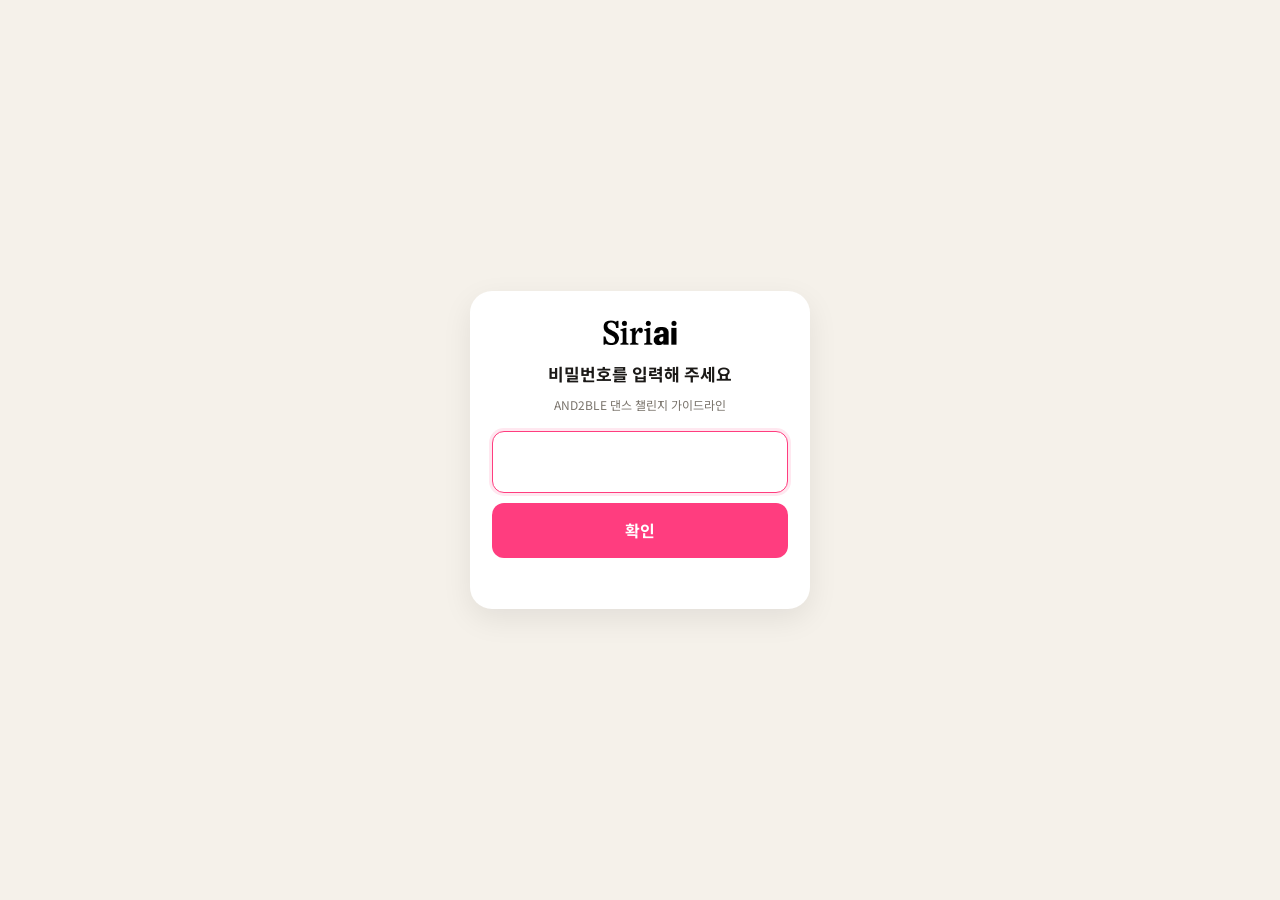
<file: index.html>
<!doctype html>
<html lang="ko">
<head>
<meta charset="utf-8">
<meta name="viewport" content="width=device-width, initial-scale=1, viewport-fit=cover">
<title>AND2BLE Dance Challenge</title>
<meta name="description" content="AND2BLE『French Kissing』댄스 챌린지">
<meta property="og:type" content="website">
<meta property="og:site_name" content="SIRIAI">
<meta property="og:title" content="AND2BLE『French Kissing』Dance Challenge">
<meta property="og:description" content="댄스 챌린지 · 11/9 ~ 11/18">
<meta property="og:url" content="https://and2ble-guideline.vercel.app/">
<meta property="og:image" content="https://and2ble-guideline.vercel.app/images/og-and2ble.jpg">
<meta property="og:image:width" content="1200">
<meta property="og:image:height" content="630">
<meta name="twitter:card" content="summary_large_image">
<link rel="preconnect" href="https://fonts.googleapis.com">
<link rel="preconnect" href="https://fonts.gstatic.com" crossorigin>
<link href="https://fonts.googleapis.com/css2?family=Noto+Sans+JP:wght@400;700;900&family=Noto+Sans+KR:wght@400;700;900&display=swap" rel="stylesheet">
<link rel="stylesheet" href="style.css?v=20261105d">
<style>
  .wrap { padding-bottom: 48px; }
  .pick { text-align: center; color: var(--muted); font-size: 14px; font-weight: 700; margin: 4px 0 14px; }
  .group-label { font-size: 12px; font-weight: 900; letter-spacing: .15em; color: var(--muted); margin: 22px 4px 8px; }
  .hub-card {
    display: flex; align-items: center; gap: 14px;
    background: var(--card); border-radius: 18px; padding: 18px;
    margin-bottom: 10px; text-decoration: none; color: var(--ink);
    box-shadow: 0 1px 2px rgba(0,0,0,.04); transition: transform .15s, box-shadow .15s;
  }
  .hub-card:hover { transform: translateY(-2px); box-shadow: 0 8px 20px rgba(0,0,0,.08); }
  .hub-card .ic { flex: none; width: 48px; height: 48px; border-radius: 14px; display: grid; place-items: center; font-size: 24px; background: var(--bg); }
  .hub-card .tx { flex: 1; min-width: 0; line-height: 1.5; }
  .hub-card .k { font-size: 11px; font-weight: 900; letter-spacing: .1em; color: var(--accent-dark); }
  .hub-card .warn-k { color: var(--warn); }
  .hub-card b { display: block; font-size: 17px; }
  .hub-card small { display: block; color: var(--muted); font-size: 13px; }
  .hub-card .go { flex: none; color: var(--muted); font-size: 20px; }
  .hub-card.main { background: var(--ink); color: #fff; }
  .hub-card.main .ic { background: rgba(255,255,255,.12); }
  .hub-card.main small, .hub-card.main .go { color: #bdb6ad; }
  .hub-card.main .k { color: #ff8fb5; }

  /* password gate */
  html.locked .wrap { display: none; }
  .gate { display: none; position: fixed; inset: 0; place-items: center; padding: 16px; background: var(--bg); z-index: 100; }
  html.locked .gate { display: grid; }
  .gate form { width: min(340px, 100%); background: #fff; border-radius: 22px; padding: 28px 22px; text-align: center; box-shadow: 0 10px 30px rgba(0,0,0,.08); }
  .gate .brand { display: block; margin-bottom: 10px; }
  .gate h1 { font-size: 17px; margin: 0 0 4px; }
  .gate p { color: var(--muted); font-size: 12px; margin: 0 0 16px; }
  .gate input { width: 100%; font: inherit; font-size: 20px; letter-spacing: .4em; text-align: center; padding: 12px; border: 1.5px solid #d9d1c5; border-radius: 12px; }
  .gate input:focus { outline: none; border-color: var(--accent); box-shadow: 0 0 0 3px var(--accent-soft); }
  .gate button { width: 100%; margin-top: 10px; appearance: none; border: 0; cursor: pointer; font: inherit; font-weight: 700; font-size: 16px; padding: 13px; border-radius: 12px; background: var(--accent); color: #fff; }
  .gate .gerr { color: var(--ng); font-size: 13px; font-weight: 700; margin: 10px 0 0; min-height: 1em; }
  .gate.shake form { animation: shake .3s; }
  @keyframes shake { 25% { transform: translateX(-6px); } 75% { transform: translateX(6px); } }
</style>
<script>
  // 간단한 화면 잠금(브라우저에서만 확인). 한 번 맞히면 이 탭을 닫을 때까지 다시 묻지 않는다.
  (function () {
    var ok = false;
    try { ok = sessionStorage.getItem('and2ble_hub') === '1'; } catch (e) {}
    if (!ok) document.documentElement.classList.add('locked');
  })();
</script>
</head>
<body>
<div class="gate" id="gate">
  <form autocomplete="off">
    <img class="brand-logo" src="images/siriai-logo.png" alt="SIRIAI" width="118" height="43">
    <h1>비밀번호를 입력해 주세요</h1>
    <p>AND2BLE 댄스 챌린지 가이드라인</p>
    <input id="gate-pw" type="password" inputmode="numeric" maxlength="8" aria-label="Password" autofocus>
    <button type="submit">확인</button>
    <p class="gerr" id="gate-err" role="alert"></p>
  </form>
</div>
<script>
  (function () {
    var gate = document.getElementById('gate');
    var input = document.getElementById('gate-pw');
    var err = document.getElementById('gate-err');
    gate.querySelector('form').addEventListener('submit', function (e) {
      e.preventDefault();
      if (input.value.trim() === '0907') {
        try { sessionStorage.setItem('and2ble_hub', '1'); } catch (x) {}
        document.documentElement.classList.remove('locked');
      } else {
        err.textContent = '비밀번호가 맞지 않아요';
        input.value = ''; input.focus();
        gate.classList.remove('shake'); void gate.offsetWidth; gate.classList.add('shake');
      }
    });
  })();
</script>
<div class="wrap">

  <div class="topbar"><img class="brand-logo" src="images/siriai-logo.png" alt="SIRIAI" width="118" height="43"></div>

  <header class="hero">
    <div class="eyebrow">K-POP DANCE CHALLENGE</div>
    <h1>AND2BLE<br>French Kissing</h1>
    <div class="release">댄스 챌린지</div>
    <div class="status"><span class="dot"></span><span class="txt">11/9 〜 11/18</span></div>
  </header>

  <a class="hub-card main" href="ja.html" onclick="location.replace(this.href); return false;">
    <span class="tx"><span class="k">AND2BLE · FRENCH KISSING</span><b>가이드라인 (모집)</b><small>일본어로 열려요 · 오른쪽 위에서 한국어로 바꿀 수 있어요</small></span>
    <span class="go">→</span>
  </a>

  <a class="hub-card" href="guide-ja.html">
    <span class="tx"><span class="k">DETAILED GUIDELINE</span><b>상세 가이드라인 보기</b><small>촬영 · 업로드 · 미러링 · 체크리스트 · FAQ (일본어로 열려요)</small></span>
    <span class="go">→</span>
  </a>

  <div class="group-label">TIKTOK 전용</div>

  <a class="hub-card main" href="ja-tt.html">
    <span class="tx"><span class="k">AND2BLE · FRENCH KISSING · TIKTOK</span><b>TikTok 가이드라인 (모집)</b><small>일본어로 열려요 · 오른쪽 위에서 한국어로 바꿀 수 있어요</small></span>
    <span class="go">→</span>
  </a>

  <a class="hub-card" href="guide-tt-ja.html">
    <span class="tx"><span class="k">TIKTOK · DETAILED</span><b>TikTok 상세 가이드라인 보기</b><small>촬영 · 업로드 · 체크리스트 · FAQ (일본어로 열려요)</small></span>
    <span class="go">→</span>
  </a>

  <div class="group-label">INSTAGRAM 전용</div>

  <a class="hub-card main" href="ja-ig.html">
    <span class="tx"><span class="k">AND2BLE · FRENCH KISSING · INSTAGRAM</span><b>Instagram 가이드라인 (모집)</b><small>일본어로 열려요 · 오른쪽 위에서 한국어로 바꿀 수 있어요</small></span>
    <span class="go">→</span>
  </a>

  <a class="hub-card" href="https://and2ble-instagram-guide.vercel.app/?lang=ja">
    <span class="tx"><span class="k">INSTAGRAM · DETAILED</span><b>Instagram 상세 가이드라인 보기</b><small>촬영 · 업로드 · 체크리스트 · FAQ (일본어로 열려요)</small></span>
    <span class="go">→</span>
  </a>

</div>
</body>
</html>
</file>
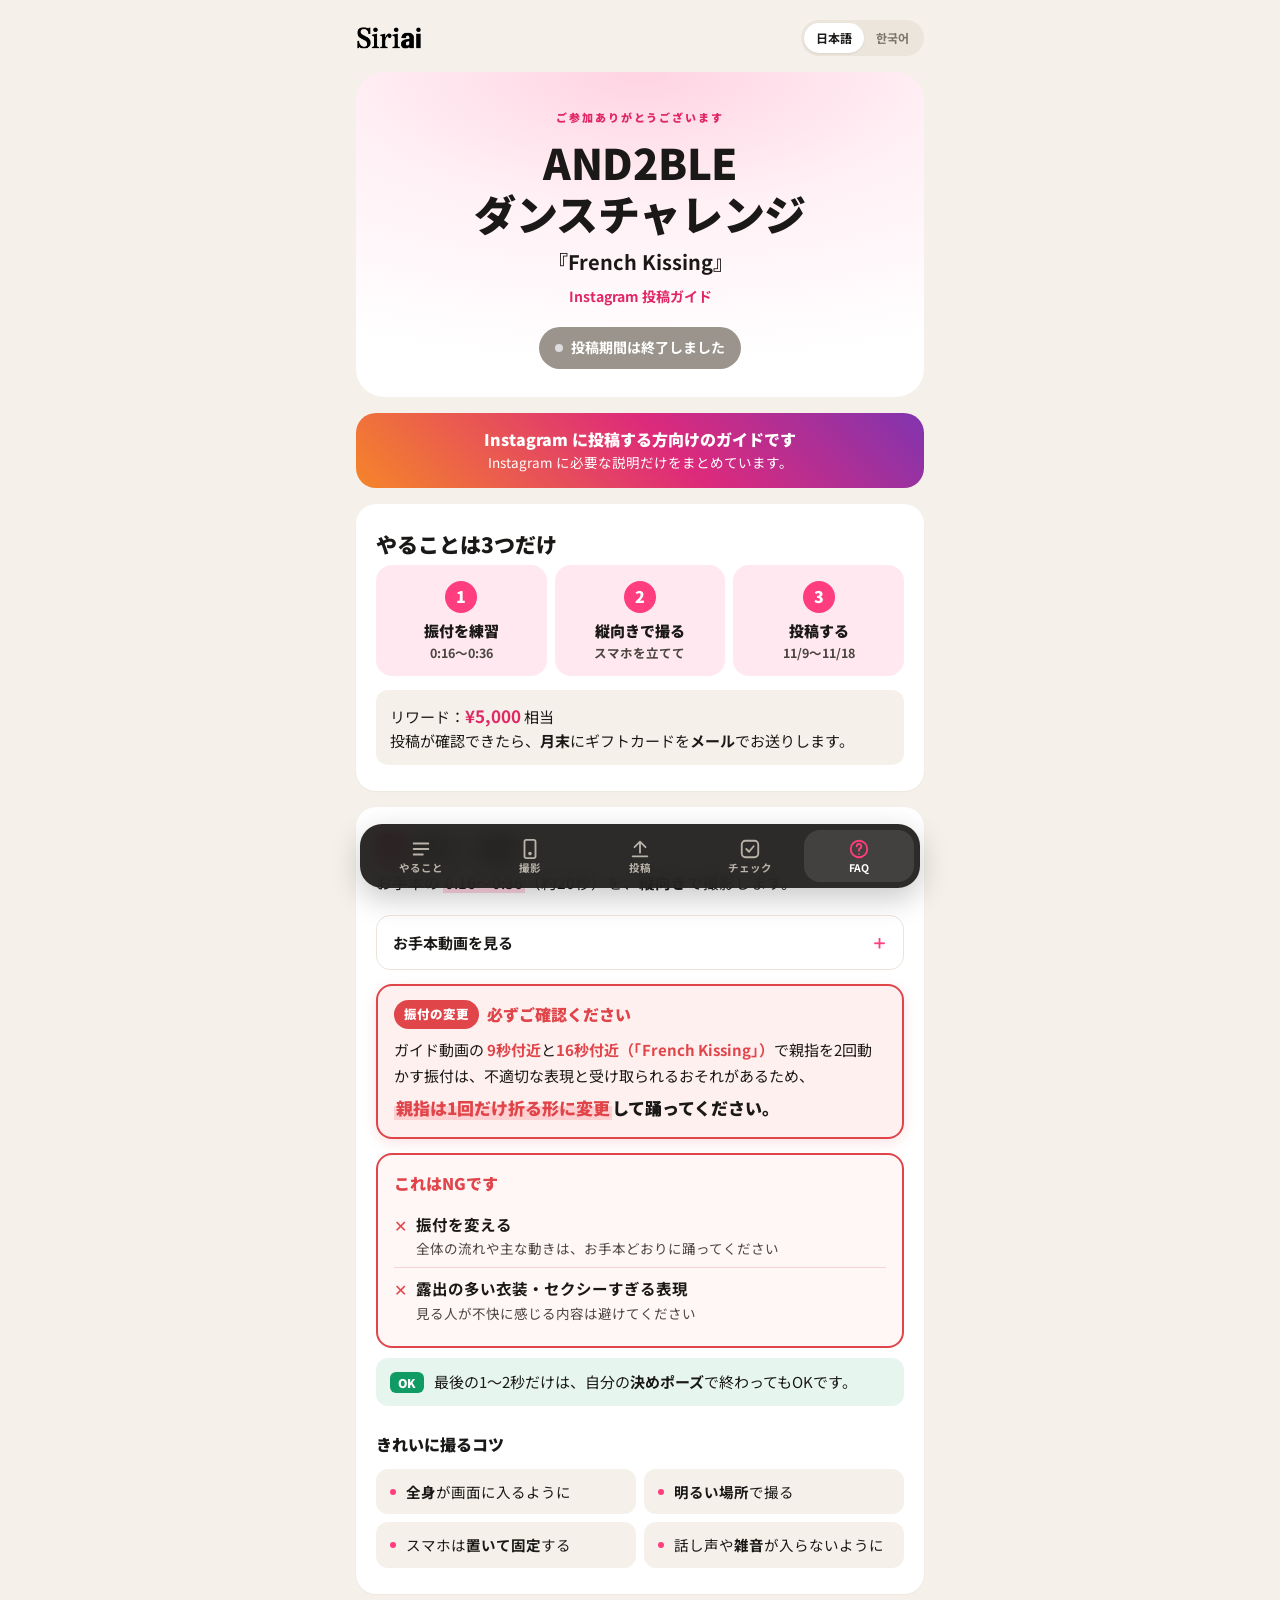
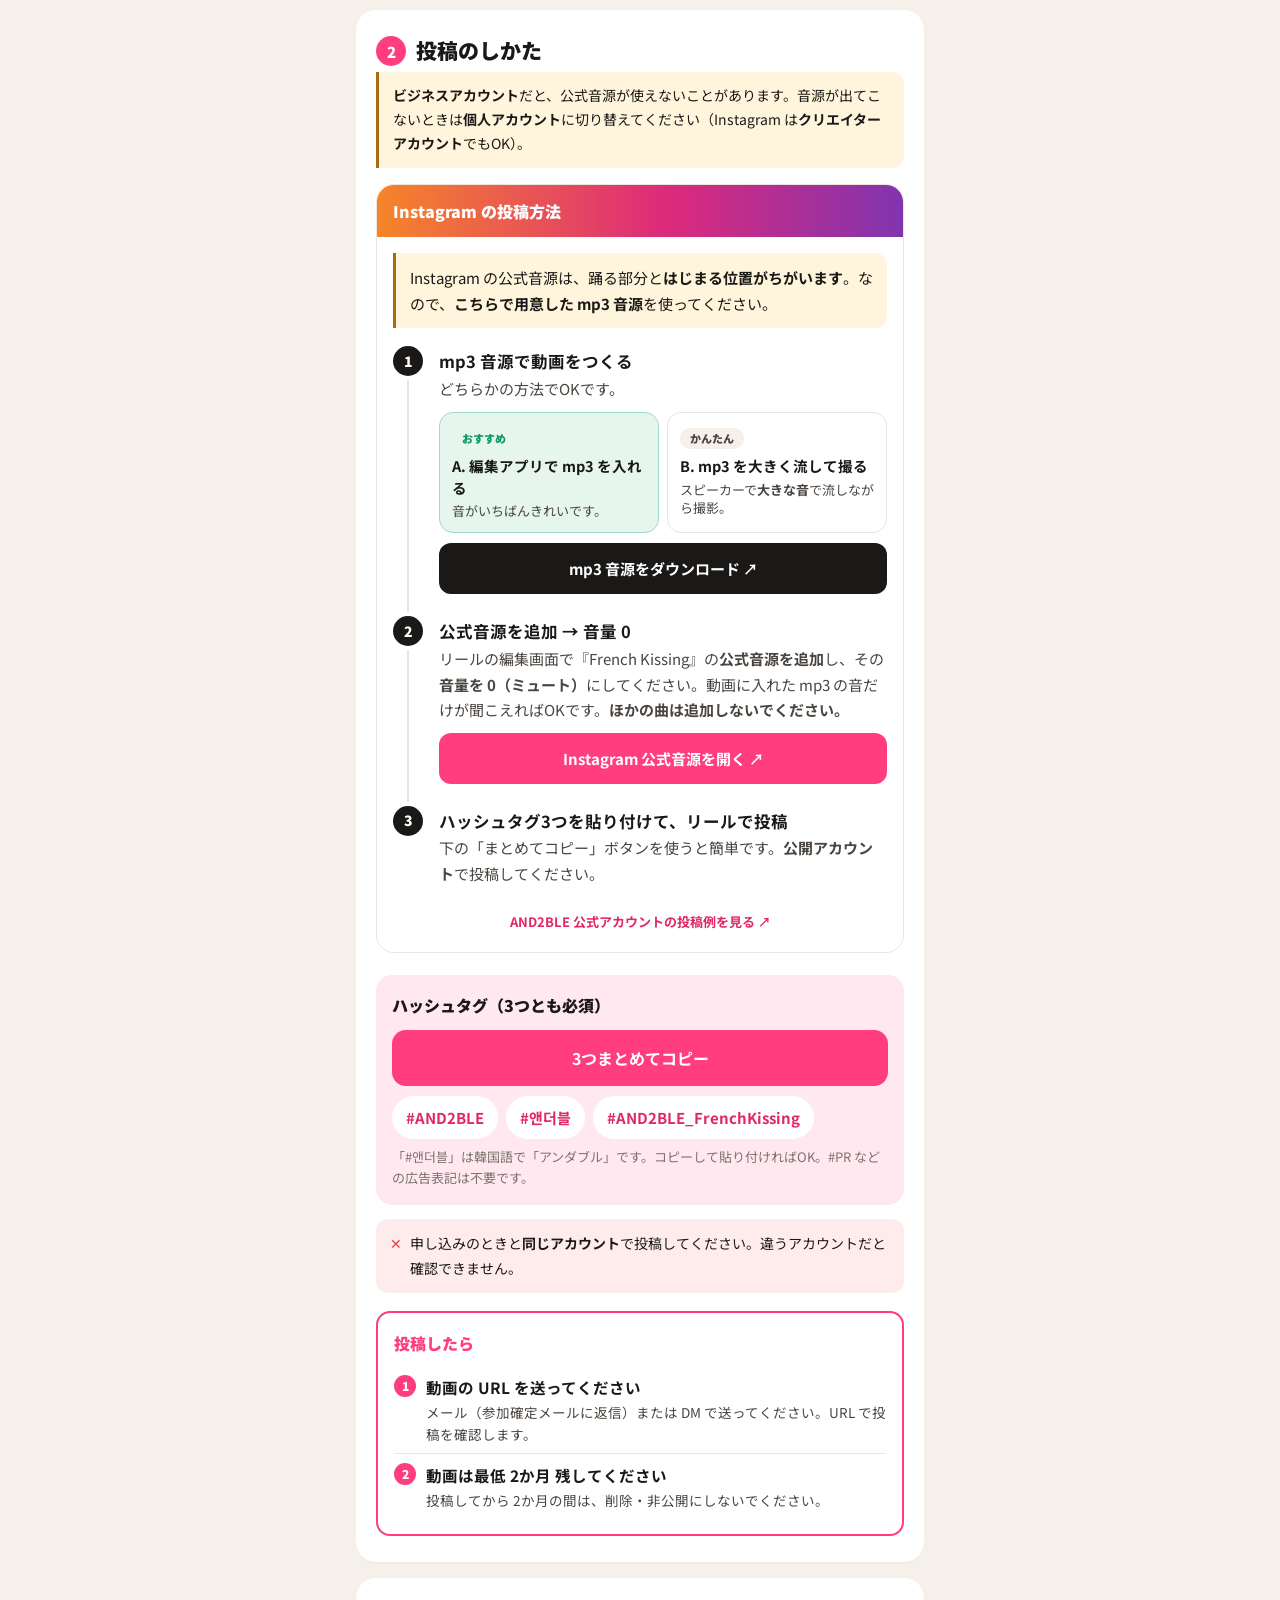
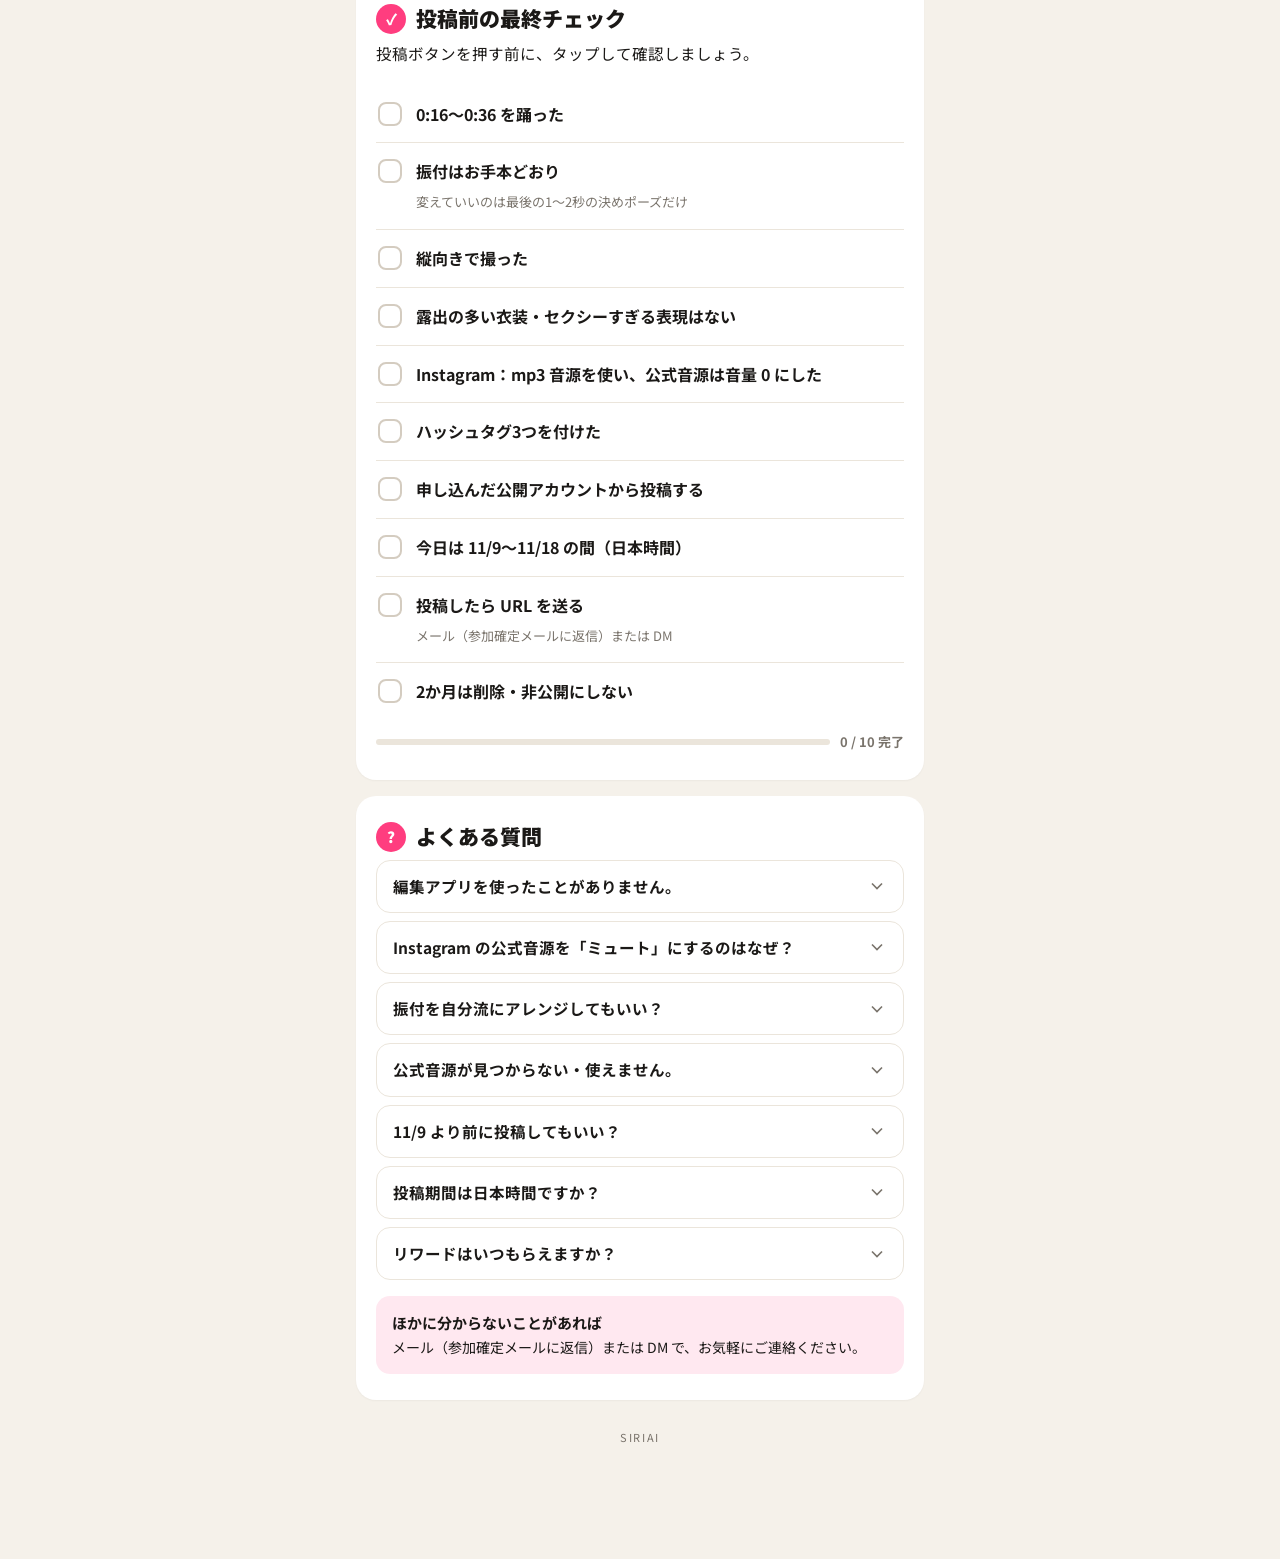
<file: guide-ig-ja.html>
<!doctype html>
<html lang="ja">
<head>
<meta charset="utf-8">
<meta name="viewport" content="width=device-width, initial-scale=1, viewport-fit=cover">
<title>AND2BLE Instagram 投稿ガイド</title>
<meta name="description" content="AND2BLE『French Kissing』ダンスチャレンジ 詳細ガイドライン・撮影・投稿・チェックリスト・FAQ">
<meta property="og:type" content="website">
<meta property="og:site_name" content="SIRIAI">
<meta property="og:title" content="AND2BLE『French Kissing』Instagram 投稿ガイド">
<meta property="og:description" content="撮影・投稿のしかた・チェックリスト・FAQ">
<meta property="og:url" content="https://and2ble-guideline.vercel.app/guide-ig-ja.html">
<meta property="og:image" content="https://and2ble-guideline.vercel.app/images/og-and2ble.jpg">
<meta property="og:image:width" content="1200">
<meta property="og:image:height" content="630">
<meta name="twitter:card" content="summary_large_image">
<link rel="preconnect" href="https://fonts.googleapis.com">
<link rel="preconnect" href="https://fonts.gstatic.com" crossorigin>
<link href="https://fonts.googleapis.com/css2?family=Noto+Sans+JP:wght@400;500;700;900&family=Noto+Sans+KR:wght@700&display=swap" rel="stylesheet">
<link rel="stylesheet" href="style.css?v=20261105d">
<link rel="stylesheet" href="guide.css?v=20261110a">
</head>
<body class="guide" data-plat="ig" data-plat-lock>
<div class="wrap">

  <div class="topbar">
    <img class="brand-logo" src="images/siriai-logo.png" alt="SIRIAI" width="118" height="43">
    <nav class="lang" aria-label="言語"><a class="on" href="guide-ig-ja.html" data-lang>日本語</a><a href="guide-ig-ko.html" data-lang>한국어</a></nav>
  </div>

  <header class="hero">
    <div class="eyebrow">ご参加ありがとうございます</div>
    <h1>AND2BLE<br>ダンスチャレンジ</h1>
    <div class="song">『French Kissing』</div>
    <div class="release">Instagram 投稿ガイド</div>
    <div class="status"><span class="dot"></span><span class="txt">投稿期間：11/9（月）〜 11/18（水）</span></div>
  </header>

  <!-- ===== どこに投稿？ ===== -->
  <p class="plat-only ig"><b>Instagram に投稿する方向けのガイドです</b>Instagram に必要な説明だけをまとめています。</p>

  <!-- ===== やることは3つ ===== -->
  <section class="card" id="start">
    <h2>やることは3つだけ</h2>
    <div class="quick3">
      <a href="#shoot"><span class="qn">1</span><b>振付を練習</b><small>0:16〜0:36</small></a>
      <a href="#shoot"><span class="qn">2</span><b>縦向きで撮る</b><small>スマホを立てて</small></a>
      <a href="#upload"><span class="qn">3</span><b>投稿する</b><small>11/9〜11/18</small></a>
    </div>
    <p class="start-reward">
      <span class="rw r-none">リワード：1本 <b class="amt">¥5,000</b> 相当 ／ 両方（条件あり） <b class="amt">¥12,000</b> 相当</span>
      <span class="rw r-tt">リワード：<b class="amt">¥5,000</b> 相当</span>
      <span class="rw r-ig">リワード：<b class="amt">¥5,000</b> 相当</span>
      <span class="rw r-both">リワード：<b class="amt">¥12,000</b> 相当（衣装と場所を両方変えた場合）</span>
      <br>投稿が確認できたら、<b>月末</b>にギフトカードを<b>メール</b>でお送りします。
    </p>
  </section>

  <!-- ===== 1. 振付・撮影 ===== -->
  <section class="card" id="shoot">
    <h2><span class="num">1</span>振付・撮影</h2>
    <p class="lead">お手本の <mark>0:16〜0:36</mark>（約20秒）を、<b>縦向き</b>で撮影します。</p>

    <details class="more">
      <summary>お手本動画を見る</summary>
      <div class="more-body">
        <div class="ref-frame"><iframe src="https://www.tiktok.com/player/v1/7703804359150226708?music_info=1&amp;description=1&amp;rel=0" title="AND2BLE French Kissing お手本動画" allow="autoplay; fullscreen; encrypted-media; picture-in-picture" allowfullscreen loading="lazy"></iframe></div>
        <a class="ex-link" href="https://www.tiktok.com/@and2ble/video/7703804359150226708" target="_blank" rel="noopener">TikTok アプリで見る ↗</a>
      </div>
    </details>

    <div class="fix-box">
      <div class="fix-title"><span class="fix-tag">振付の変更</span>必ずご確認ください</div>
      <p>ガイド動画の <b>9秒付近</b>と<b>16秒付近（「French Kissing」）</b>で親指を2回動かす振付は、不適切な表現と受け取られるおそれがあるため、</p>
      <p class="fix-main"><mark>親指は1回だけ折る形に変更</mark>して踊ってください。</p>
    </div>

    <div class="ng-box">
      <div class="ng-title">これはNGです</div>
      <ul>
        <li><b>振付を変える</b><small>全体の流れや主な動きは、お手本どおりに踊ってください</small></li>
        <li><b>露出の多い衣装・セクシーすぎる表現</b><small>見る人が不快に感じる内容は避けてください</small></li>
      </ul>
    </div>
    <p class="ok-line"><span class="ok-tag">OK</span><span>最後の1〜2秒だけは、自分の<b>決めポーズ</b>で終わってもOKです。</span></p>

    <h3 class="gh3">きれいに撮るコツ</h3>
    <ul class="tips">
      <li><p><b>全身</b>が画面に入るように</p></li>
      <li><p><b>明るい場所</b>で撮る</p></li>
      <li><p>スマホは<b>置いて固定</b>する</p></li>
      <li><p>話し声や<b>雑音</b>が入らないように</p></li>
    </ul>
  </section>

  <!-- ===== 2. 投稿 ===== -->
  <section class="card" id="upload" data-tab="tt">
    <h2><span class="num">2</span>投稿のしかた</h2>
    <p class="lead for-both">TikTok と Instagram で<b>音源の付け方が違います。</b>タブで切り替えてください。</p>
    <div class="up-tabs for-both" role="tablist">
      <button type="button" role="tab" data-up="tt" aria-selected="true">TikTok</button>
      <button type="button" role="tab" data-up="ig" aria-selected="false">Instagram</button>
    </div>

    <p class="why acct"><b>ビジネスアカウント</b>だと、公式音源が使えないことがあります。音源が出てこないときは<b>個人アカウント</b>に切り替えてください（Instagram は<b>クリエイターアカウント</b>でもOK）。</p>

    <div class="plat-block tt for-tt">
      <div class="plat-h">TikTok の投稿方法</div>
      <ol class="steps">
        <li><strong>公式音源を開く</strong><span class="d">下のボタンから公式音源を開いて、<b>「この楽曲を使う」</b>をタップ。そのまま撮影します。</span>
          <a class="step-btn" href="https://www.tiktok.com/music/French-Kissing-7694241938173904902" target="_blank" rel="noopener">TikTok 公式音源を開く ↗</a></li>
        <li><strong>ハッシュタグ3つを貼り付け</strong><span class="d">下の「まとめてコピー」ボタンを使うと簡単です。</span></li>
        <li><strong>公開範囲「全員」で投稿</strong><span class="d">「友達のみ」「自分のみ」だと確認できません。</span></li>
      </ol>
    </div>

    <div class="plat-block ig for-ig">
      <div class="plat-h">Instagram の投稿方法</div>
      <p class="why">Instagram の公式音源は、踊る部分と<b>はじまる位置がちがいます</b>。なので、<b>こちらで用意した mp3 音源</b>を使ってください。</p>
      <ol class="steps">
        <li><strong>mp3 音源で動画をつくる</strong><span class="d">どちらかの方法でOKです。</span>
          <div class="choice2">
            <div class="c2 rec"><span class="badge ok">おすすめ</span><b>A. 編集アプリで mp3 を入れる</b><p>音がいちばんきれいです。</p></div>
            <div class="c2"><span class="badge">かんたん</span><b>B. mp3 を大きく流して撮る</b><p>スピーカーで<b>大きな音</b>で流しながら撮影。</p></div>
          </div>
          <a class="step-btn dark" href="https://drive.google.com/file/d/1h6Pg3_yyoX73KgB7GPFnTbHb9s15nWI3/view?usp=sharing" target="_blank" rel="noopener">mp3 音源をダウンロード ↗</a></li>
        <li><strong>公式音源を追加 → 音量 0</strong><span class="d">リールの編集画面で『French Kissing』の<b>公式音源を追加</b>し、その<b>音量を 0（ミュート）</b>にしてください。動画に入れた mp3 の音だけが聞こえればOKです。<b>ほかの曲は追加しないでください。</b></span>
          <a class="step-btn" href="https://www.instagram.com/reels/audio/1516811300259149/" target="_blank" rel="noopener">Instagram 公式音源を開く ↗</a></li>
        <li><strong>ハッシュタグ3つを貼り付けて、リールで投稿</strong><span class="d">下の「まとめてコピー」ボタンを使うと簡単です。<b>公開アカウント</b>で投稿してください。</span></li>
      </ol>
      <a class="ex-link" href="https://www.instagram.com/reels/DfRFQjGRIow/" target="_blank" rel="noopener">AND2BLE 公式アカウントの投稿例を見る ↗</a>
    </div>

    <div class="tag-box">
      <h3 class="gh3">ハッシュタグ（3つとも必須）</h3>
      <button type="button" class="copy-all" data-copy="#AND2BLE #앤더블 #AND2BLE_FrenchKissing" data-copy-all>3つまとめてコピー</button>
      <div class="tags">
        <button type="button" class="tag" data-copy="#AND2BLE">#AND2BLE</button>
        <button type="button" class="tag" data-copy="#앤더블">#앤더블</button>
        <button type="button" class="tag" data-copy="#AND2BLE_FrenchKissing">#AND2BLE_FrenchKissing</button>
      </div>
      <p class="hint">「#앤더블」は韓国語で「アンダブル」です。コピーして貼り付ければOK。#PR などの広告表記は不要です。</p>
    </div>

    <div class="dont"><span>申し込みのときと<b>同じアカウント</b>で投稿してください。違うアカウントだと確認できません。</span></div>
    <div class="after-post">
      <h3 class="gh3">投稿したら</h3>
      <ol>
        <li><b>動画の URL を送ってください</b><span>メール（参加確定メールに返信）または DM で送ってください。URL で投稿を確認します。</span></li>
        <li><b>動画は最低 2か月 残してください</b><span>投稿してから 2か月の間は、削除・非公開にしないでください。</span></li>
      </ol>
    </div>
  </section>

  <!-- ===== 3. 両方に投稿 ===== -->
  <section class="card for-both" id="mirror">
    <h2><span class="num">3</span>両方に投稿する方へ</h2>
    <div class="must-banner">
      <div class="must-title">2本とも認定される条件</div>
      <p class="must-note"><span class="kw">衣装</span>と<span class="kw">場所</span>を<b>両方とも変える</b><br>どちらかが同じだと、<b>1本分（¥5,000相当）だけ</b>になります</p>
    </div>

    <div class="judge">
      <div class="j ok"><span class="jm">✓</span><p>衣装 <b>ちがう</b> ＋ 場所 <b>ちがう</b></p><b class="jr">2本とも認定</b></div>
      <div class="j ng"><span class="jm">✕</span><p>衣装か場所の<b>どちらかが同じ</b></p><b class="jr">1本だけ認定</b></div>
      <div class="j ng"><span class="jm">✕</span><p>同じ動画を両方に投稿</p><b class="jr">1本だけ認定</b></div>
    </div>

    <details class="more">
      <summary>過去のチャレンジの例を見る</summary>
      <div class="more-body">
        <div class="ex-cols">
          <div class="ex-col ok">
            <div class="ex-col-head"><span class="badge ok">✓ OK</span></div>
            <div data-examples="ok"></div>
          </div>
          <div class="ex-col ng">
            <div class="ex-col-head"><span class="badge ng">✕ NG</span></div>
            <div data-examples="ng"></div>
          </div>
        </div>
        <div class="ex-viewer" data-viewer hidden></div>
        <p class="hint">タップすると、TikTok と Instagram の動画が並んで表示されます。</p>
      </div>
    </details>
  </section>

  <!-- ===== チェックリスト ===== -->
  <section class="card" id="check">
    <h2><span class="num">✓</span>投稿前の最終チェック</h2>
    <p class="lead">投稿ボタンを押す前に、タップして確認しましょう。</p>
    <ul class="checklist">
      <li><label><input type="checkbox"><span class="box"></span><span class="t"><b>0:16〜0:36 を踊った</b></span></label></li>
      <li><label><input type="checkbox"><span class="box"></span><span class="t"><b>振付はお手本どおり</b><small>変えていいのは最後の1〜2秒の決めポーズだけ</small></span></label></li>
      <li><label><input type="checkbox"><span class="box"></span><span class="t"><b>縦向きで撮った</b></span></label></li>
      <li><label><input type="checkbox"><span class="box"></span><span class="t"><b>露出の多い衣装・セクシーすぎる表現はない</b></span></label></li>
      <li class="for-tt"><label><input type="checkbox"><span class="box"></span><span class="t"><b>TikTok：公式音源を使った</b></span></label></li>
      <li class="for-ig"><label><input type="checkbox"><span class="box"></span><span class="t"><b>Instagram：mp3 音源を使い、公式音源は音量 0 にした</b></span></label></li>
      <li><label><input type="checkbox"><span class="box"></span><span class="t"><b>ハッシュタグ3つを付けた</b></span></label></li>
      <li><label><input type="checkbox"><span class="box"></span><span class="t"><b>申し込んだ公開アカウントから投稿する</b></span></label></li>
      <li><label><input type="checkbox"><span class="box"></span><span class="t"><b>今日は 11/9〜11/18 の間（日本時間）</b></span></label></li>
      <li class="for-both"><label><input type="checkbox"><span class="box"></span><span class="t"><b>2本の動画で、衣装も場所も変えた</b></span></label></li>
      <li><label><input type="checkbox"><span class="box"></span><span class="t"><b>投稿したら URL を送る</b><small>メール（参加確定メールに返信）または DM</small></span></label></li>
      <li><label><input type="checkbox"><span class="box"></span><span class="t"><b>2か月は削除・非公開にしない</b></span></label></li>
    </ul>
    <div class="progress"><span class="track"><i></i></span><span class="txt"></span></div>
  </section>

  <!-- ===== FAQ ===== -->
  <section class="card" id="faq">
    <h2><span class="num">?</span>よくある質問</h2>
    <details class="acc faq for-ig"><summary>編集アプリを使ったことがありません。<svg class="chev" viewBox="0 0 24 24" fill="none" stroke="currentColor" stroke-width="2"><path d="M6 9l6 6 6-6"/></svg></summary>
      <div class="acc-body">大丈夫です。mp3 音源をスピーカーで<b>大きな音</b>で流しながら撮影する方法（方法 B）でもOKです。音楽がはっきり聞こえて、話し声などが入らないようにしてください。</div></details>
    <details class="acc faq for-ig"><summary>Instagram の公式音源を「ミュート」にするのはなぜ？<svg class="chev" viewBox="0 0 24 24" fill="none" stroke="currentColor" stroke-width="2"><path d="M6 9l6 6 6-6"/></svg></summary>
      <div class="acc-body">Instagram の公式音源は、踊る部分とはじまる位置が違うからです。音は動画に入れた mp3 を使い、公式音源は<b>追加するだけ</b>で、音量を 0 にしてください。</div></details>
    <details class="acc faq for-both"><summary>同じ動画を TikTok と Instagram 両方に投稿してもいい？<svg class="chev" viewBox="0 0 24 24" fill="none" stroke="currentColor" stroke-width="2"><path d="M6 9l6 6 6-6"/></svg></summary>
      <div class="acc-body">投稿はできますが、<b>1本分だけ</b>の認定になります。2本とも認定されるには、<b>衣装と場所を両方変えた</b>別の動画を投稿してください。</div></details>
    <details class="acc faq"><summary>振付を自分流にアレンジしてもいい？<svg class="chev" viewBox="0 0 24 24" fill="none" stroke="currentColor" stroke-width="2"><path d="M6 9l6 6 6-6"/></svg></summary>
      <div class="acc-body">振付の流れや主な動きは変えられません。ただし<b>最後の1〜2秒</b>は、自分の決めポーズやかんたんなジェスチャーで終わってOKです。</div></details>
    <details class="acc faq"><summary>公式音源が見つからない・使えません。<svg class="chev" viewBox="0 0 24 24" fill="none" stroke="currentColor" stroke-width="2"><path d="M6 9l6 6 6-6"/></svg></summary>
      <div class="acc-body"><b>ビジネスアカウント</b>だと使えないことがあります。<b>個人アカウント</b>（Instagram は<b>クリエイターアカウント</b>でもOK）に切り替えてから、ページのボタンからもう一度開いてください。</div></details>
    <details class="acc faq for-tt"><summary>カメラアプリで撮った動画を TikTok に投稿してもいい？<svg class="chev" viewBox="0 0 24 24" fill="none" stroke="currentColor" stroke-width="2"><path d="M6 9l6 6 6-6"/></svg></summary>
      <div class="acc-body">OKです。撮った動画を TikTok にアップロードして公式音源『French Kissing』を追加し、<b>踊りと音がぴったり合うように</b>位置を調整してください。撮影時の元の音は音量 0 にしてください。</div></details>
    <details class="acc faq"><summary>11/9 より前に投稿してもいい？<svg class="chev" viewBox="0 0 24 24" fill="none" stroke="currentColor" stroke-width="2"><path d="M6 9l6 6 6-6"/></svg></summary>
      <div class="acc-body">投稿期間（<b>11/9〜11/18・日本時間</b>）以外の投稿は確認の対象外です。必ず期間内に投稿してください。</div></details>
    <details class="acc faq"><summary>投稿期間は日本時間ですか？<svg class="chev" viewBox="0 0 24 24" fill="none" stroke="currentColor" stroke-width="2"><path d="M6 9l6 6 6-6"/></svg></summary>
      <div class="acc-body">はい、<b>日本時間</b>です。11月9日（月）0:00 から 11月18日（水）23:59 までに投稿してください。</div></details>
    <details class="acc faq"><summary>リワードはいつもらえますか？<svg class="chev" viewBox="0 0 24 24" fill="none" stroke="currentColor" stroke-width="2"><path d="M6 9l6 6 6-6"/></svg></summary>
      <div class="acc-body">URL を送っていただき投稿が確認できたら、<b>月末</b>に申し込みのときに選んだギフトカード（Apple・Google Play・楽天）を<b>メール</b>でお送りします。</div></details>
    <div class="contact-box"><b>ほかに分からないことがあれば</b>メール（参加確定メールに返信）または DM で、お気軽にご連絡ください。</div>
  </section>

  <footer>SIRIAI</footer>
</div>

<nav class="fnav" aria-label="ページメニュー">
  <a href="#start"><svg viewBox="0 0 24 24" fill="none" stroke="currentColor" stroke-width="2" stroke-linecap="round" stroke-linejoin="round"><path d="M4 6h16M4 12h16M4 18h10"/></svg>やること</a>
  <a href="#shoot" class="on"><svg viewBox="0 0 24 24" fill="none" stroke="currentColor" stroke-width="2" stroke-linecap="round" stroke-linejoin="round"><rect x="6" y="2" width="12" height="20" rx="2"/><circle cx="12" cy="17" r="1"/></svg>撮影</a>
  <a href="#upload"><svg viewBox="0 0 24 24" fill="none" stroke="currentColor" stroke-width="2" stroke-linecap="round" stroke-linejoin="round"><path d="M12 16V4M6 10l6-6 6 6M4 20h16"/></svg>投稿</a>
  <a href="#check"><svg viewBox="0 0 24 24" fill="none" stroke="currentColor" stroke-width="2" stroke-linecap="round" stroke-linejoin="round"><rect x="3" y="3" width="18" height="18" rx="4"/><path d="M8 12l3 3 5-6"/></svg>チェック</a>
  <a href="#faq"><svg viewBox="0 0 24 24" fill="none" stroke="currentColor" stroke-width="2" stroke-linecap="round" stroke-linejoin="round"><circle cx="12" cy="12" r="9"/><path d="M9.5 9a2.5 2.5 0 1 1 3.5 2.3c-.6.3-1 .8-1 1.5V14M12 17.5v.01"/></svg>FAQ</a>
</nav>

<script src="app.js?v=20261106d"></script>
<script src="guide.js?v=20261109a"></script>
</body>
</html>
</file>
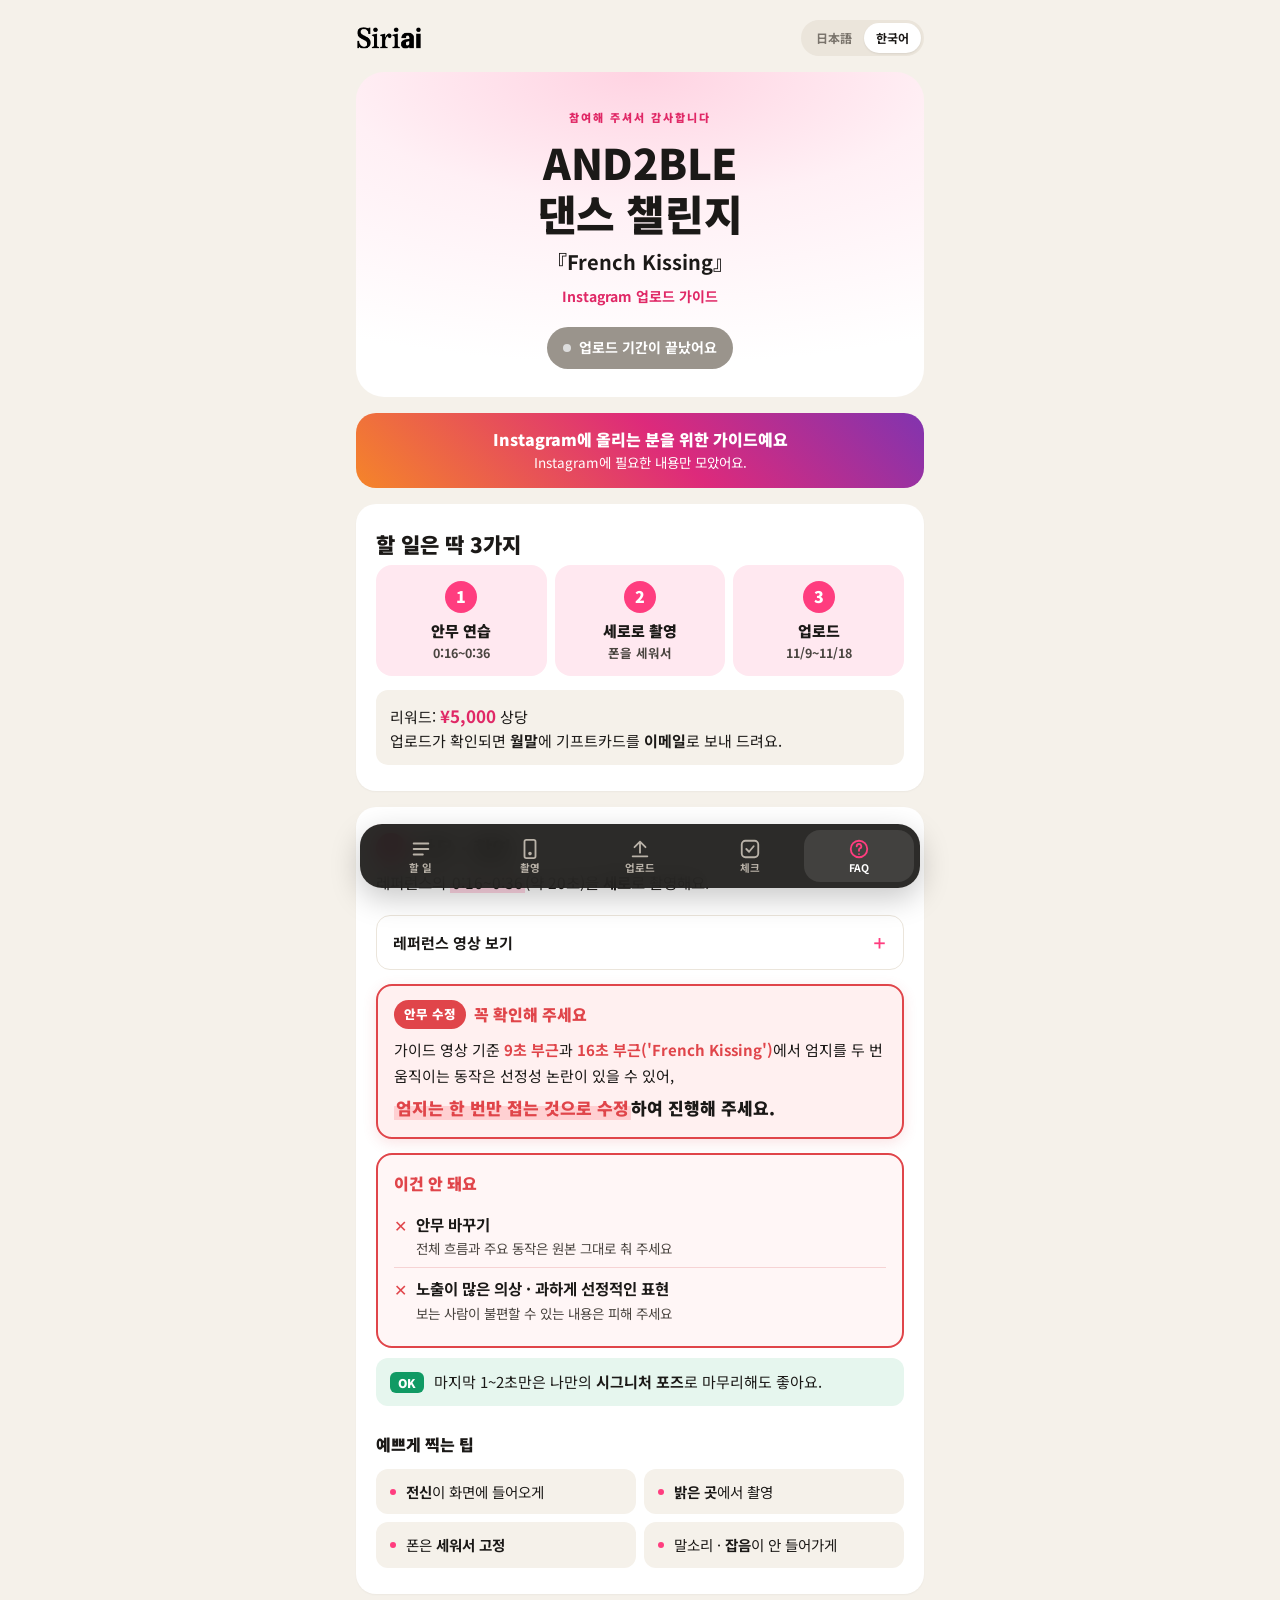
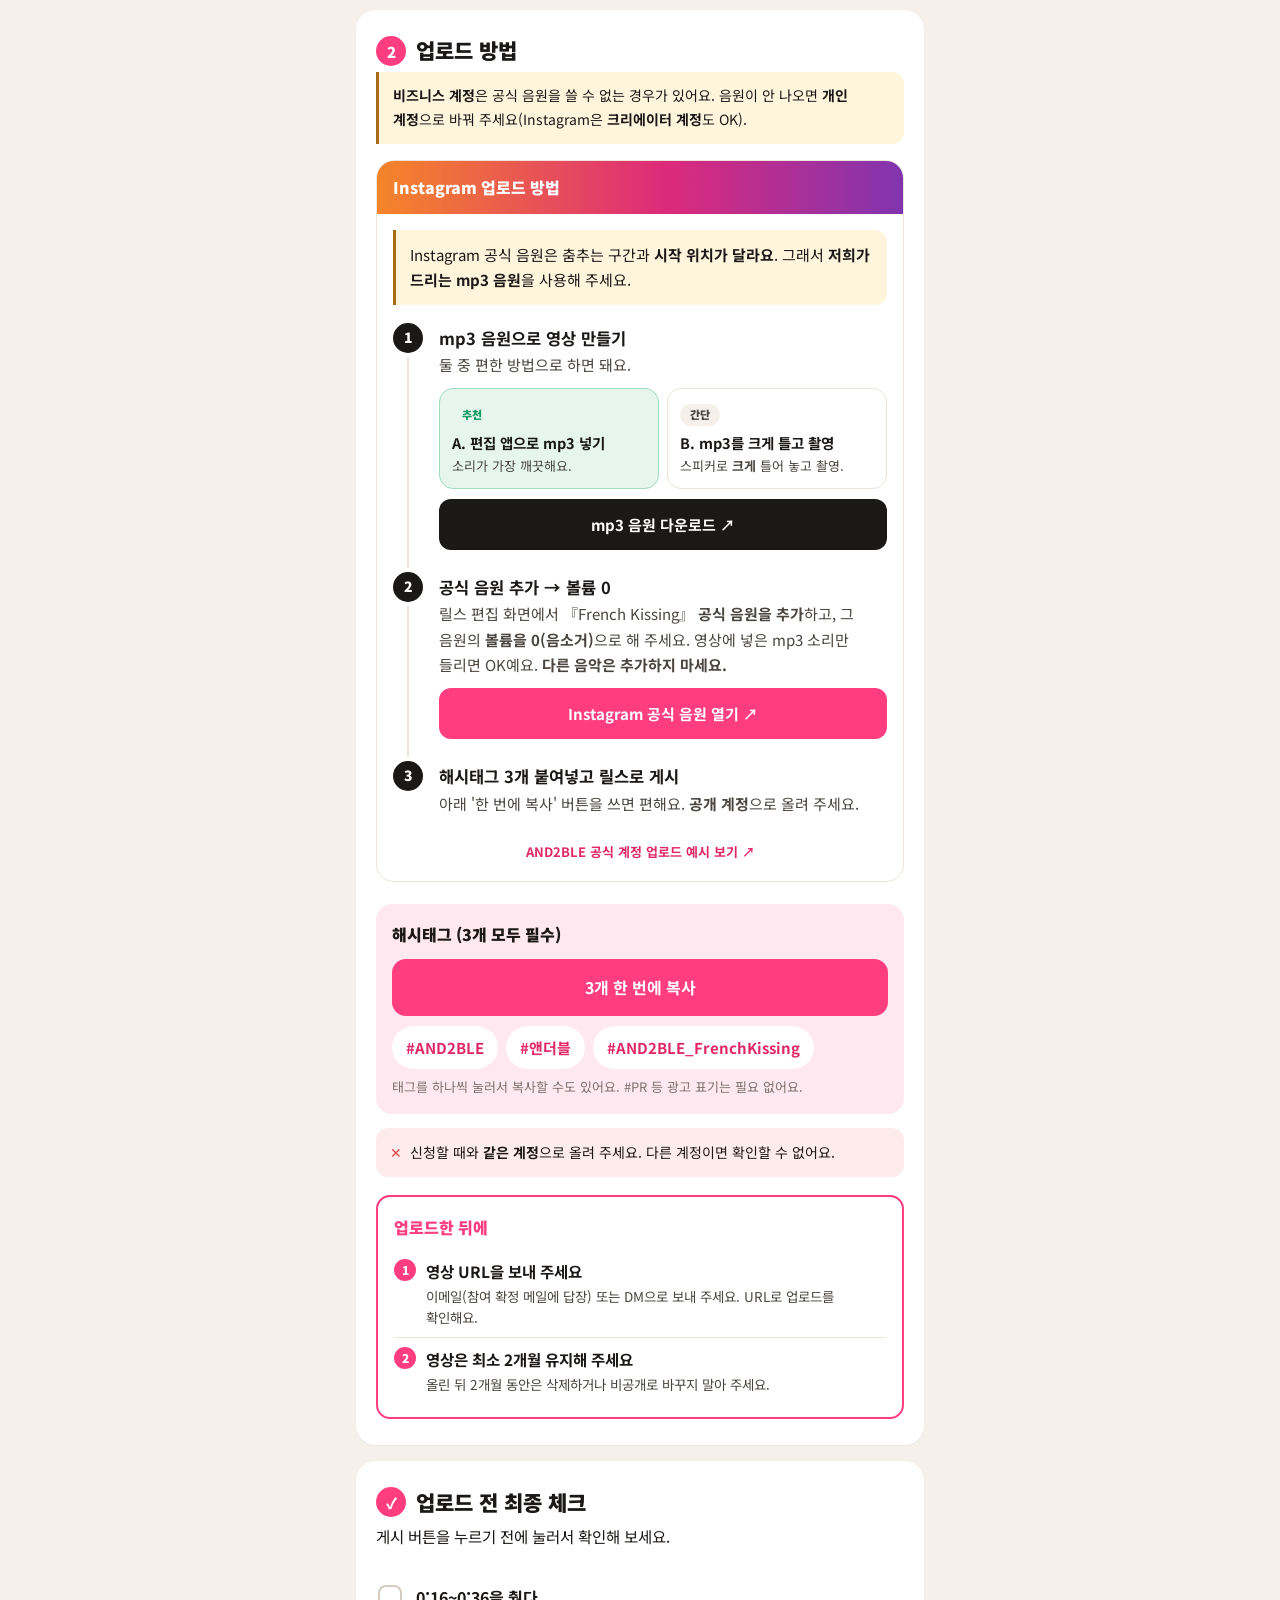
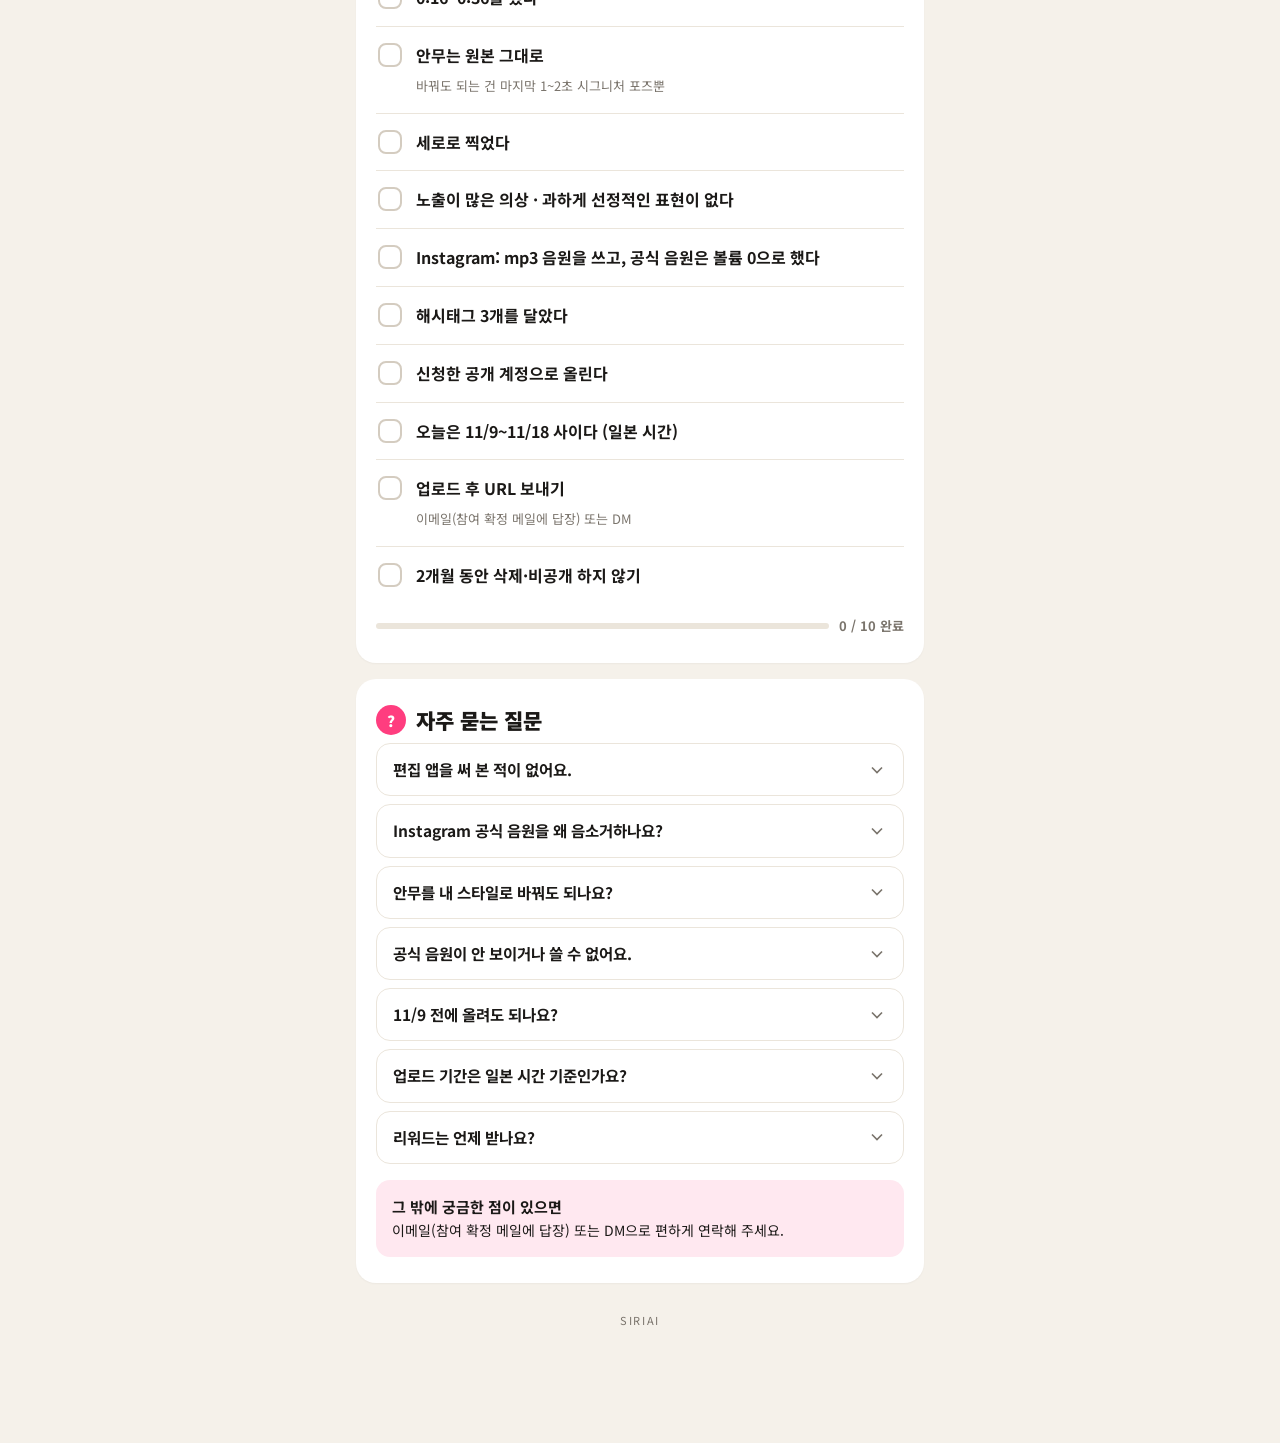
<file: guide-ig-ko.html>
<!doctype html>
<html lang="ko">
<head>
<meta charset="utf-8">
<meta name="viewport" content="width=device-width, initial-scale=1, viewport-fit=cover">
<title>AND2BLE Instagram 업로드 가이드</title>
<meta name="description" content="AND2BLE『French Kissing』댄스 챌린지 상세 가이드라인 · 촬영 · 업로드 · 체크리스트 · FAQ">
<meta property="og:type" content="website">
<meta property="og:site_name" content="SIRIAI">
<meta property="og:title" content="AND2BLE『French Kissing』Instagram 업로드 가이드">
<meta property="og:description" content="촬영 · 업로드 방법 · 체크리스트 · FAQ">
<meta property="og:url" content="https://and2ble-guideline.vercel.app/guide-ig-ko.html">
<meta property="og:image" content="https://and2ble-guideline.vercel.app/images/og-and2ble.jpg">
<meta property="og:image:width" content="1200">
<meta property="og:image:height" content="630">
<meta name="twitter:card" content="summary_large_image">
<link rel="preconnect" href="https://fonts.googleapis.com">
<link rel="preconnect" href="https://fonts.gstatic.com" crossorigin>
<link href="https://fonts.googleapis.com/css2?family=Noto+Sans+KR:wght@400;500;700;900&display=swap" rel="stylesheet">
<link rel="stylesheet" href="style.css?v=20261105d">
<link rel="stylesheet" href="guide.css?v=20261110a">
</head>
<body class="guide" data-plat="ig" data-plat-lock>
<div class="wrap">

  <div class="topbar">
    <img class="brand-logo" src="images/siriai-logo.png" alt="SIRIAI" width="118" height="43">
    <nav class="lang" aria-label="언어"><a href="guide-ig-ja.html" data-lang>日本語</a><a class="on" href="guide-ig-ko.html" data-lang>한국어</a></nav>
  </div>

  <header class="hero">
    <div class="eyebrow">참여해 주셔서 감사합니다</div>
    <h1>AND2BLE<br>댄스 챌린지</h1>
    <div class="song">『French Kissing』</div>
    <div class="release">Instagram 업로드 가이드</div>
    <div class="status"><span class="dot"></span><span class="txt">업로드 기간: 11/9(월) ~ 11/18(수)</span></div>
  </header>

  <!-- ===== 어디에 올리세요? ===== -->
  <p class="plat-only ig"><b>Instagram에 올리는 분을 위한 가이드예요</b>Instagram에 필요한 내용만 모았어요.</p>

  <!-- ===== 할 일 3가지 ===== -->
  <section class="card" id="start">
    <h2>할 일은 딱 3가지</h2>
    <div class="quick3">
      <a href="#shoot"><span class="qn">1</span><b>안무 연습</b><small>0:16~0:36</small></a>
      <a href="#shoot"><span class="qn">2</span><b>세로로 촬영</b><small>폰을 세워서</small></a>
      <a href="#upload"><span class="qn">3</span><b>업로드</b><small>11/9~11/18</small></a>
    </div>
    <p class="start-reward">
      <span class="rw r-none">리워드: 1개 <b class="amt">¥5,000</b> 상당 / 두 곳(조건 있음) <b class="amt">¥12,000</b> 상당</span>
      <span class="rw r-tt">리워드: <b class="amt">¥5,000</b> 상당</span>
      <span class="rw r-ig">리워드: <b class="amt">¥5,000</b> 상당</span>
      <span class="rw r-both">리워드: <b class="amt">¥12,000</b> 상당 (의상과 장소를 둘 다 바꾼 경우)</span>
      <br>업로드가 확인되면 <b>월말</b>에 기프트카드를 <b>이메일</b>로 보내 드려요.
    </p>
  </section>

  <!-- ===== 1. 안무 · 촬영 ===== -->
  <section class="card" id="shoot">
    <h2><span class="num">1</span>안무 · 촬영</h2>
    <p class="lead">레퍼런스의 <mark>0:16~0:36</mark>(약 20초)을 <b>세로</b>로 촬영해요.</p>

    <details class="more">
      <summary>레퍼런스 영상 보기</summary>
      <div class="more-body">
        <div class="ref-frame"><iframe src="https://www.tiktok.com/player/v1/7703804359150226708?music_info=1&amp;description=1&amp;rel=0" title="AND2BLE French Kissing 레퍼런스 영상" allow="autoplay; fullscreen; encrypted-media; picture-in-picture" allowfullscreen loading="lazy"></iframe></div>
        <a class="ex-link" href="https://www.tiktok.com/@and2ble/video/7703804359150226708" target="_blank" rel="noopener">TikTok 앱에서 보기 ↗</a>
      </div>
    </details>

    <div class="fix-box">
      <div class="fix-title"><span class="fix-tag">안무 수정</span>꼭 확인해 주세요</div>
      <p>가이드 영상 기준 <b>9초 부근</b>과 <b>16초 부근('French Kissing')</b>에서 엄지를 두 번 움직이는 동작은 선정성 논란이 있을 수 있어,</p>
      <p class="fix-main"><mark>엄지는 한 번만 접는 것으로 수정</mark>하여 진행해 주세요.</p>
    </div>

    <div class="ng-box">
      <div class="ng-title">이건 안 돼요</div>
      <ul>
        <li><b>안무 바꾸기</b><small>전체 흐름과 주요 동작은 원본 그대로 춰 주세요</small></li>
        <li><b>노출이 많은 의상 · 과하게 선정적인 표현</b><small>보는 사람이 불편할 수 있는 내용은 피해 주세요</small></li>
      </ul>
    </div>
    <p class="ok-line"><span class="ok-tag">OK</span><span>마지막 1~2초만은 나만의 <b>시그니처 포즈</b>로 마무리해도 좋아요.</span></p>

    <h3 class="gh3">예쁘게 찍는 팁</h3>
    <ul class="tips">
      <li><p><b>전신</b>이 화면에 들어오게</p></li>
      <li><p><b>밝은 곳</b>에서 촬영</p></li>
      <li><p>폰은 <b>세워서 고정</b></p></li>
      <li><p>말소리 · <b>잡음</b>이 안 들어가게</p></li>
    </ul>
  </section>

  <!-- ===== 2. 업로드 ===== -->
  <section class="card" id="upload" data-tab="tt">
    <h2><span class="num">2</span>업로드 방법</h2>
    <p class="lead for-both">TikTok과 Instagram은 <b>음원 넣는 방법이 달라요.</b> 탭을 눌러 확인해 주세요.</p>
    <div class="up-tabs for-both" role="tablist">
      <button type="button" role="tab" data-up="tt" aria-selected="true">TikTok</button>
      <button type="button" role="tab" data-up="ig" aria-selected="false">Instagram</button>
    </div>

    <p class="why acct"><b>비즈니스 계정</b>은 공식 음원을 쓸 수 없는 경우가 있어요. 음원이 안 나오면 <b>개인 계정</b>으로 바꿔 주세요(Instagram은 <b>크리에이터 계정</b>도 OK).</p>

    <div class="plat-block tt for-tt">
      <div class="plat-h">TikTok 업로드 방법</div>
      <ol class="steps">
        <li><strong>공식 음원 열기</strong><span class="d">아래 버튼으로 공식 음원을 열고 <b>'이 사운드 사용'</b>을 눌러서 그대로 촬영해요.</span>
          <a class="step-btn" href="https://www.tiktok.com/music/French-Kissing-7694241938173904902" target="_blank" rel="noopener">TikTok 공식 음원 열기 ↗</a></li>
        <li><strong>해시태그 3개 붙여넣기</strong><span class="d">아래 '한 번에 복사' 버튼을 쓰면 편해요.</span></li>
        <li><strong>공개 범위 '모든 사람'으로 게시</strong><span class="d">'친구' · '나만 보기'로 올리면 확인할 수 없어요.</span></li>
      </ol>
    </div>

    <div class="plat-block ig for-ig">
      <div class="plat-h">Instagram 업로드 방법</div>
      <p class="why">Instagram 공식 음원은 춤추는 구간과 <b>시작 위치가 달라요</b>. 그래서 <b>저희가 드리는 mp3 음원</b>을 사용해 주세요.</p>
      <ol class="steps">
        <li><strong>mp3 음원으로 영상 만들기</strong><span class="d">둘 중 편한 방법으로 하면 돼요.</span>
          <div class="choice2">
            <div class="c2 rec"><span class="badge ok">추천</span><b>A. 편집 앱으로 mp3 넣기</b><p>소리가 가장 깨끗해요.</p></div>
            <div class="c2"><span class="badge">간단</span><b>B. mp3를 크게 틀고 촬영</b><p>스피커로 <b>크게</b> 틀어 놓고 촬영.</p></div>
          </div>
          <a class="step-btn dark" href="https://drive.google.com/file/d/1h6Pg3_yyoX73KgB7GPFnTbHb9s15nWI3/view?usp=sharing" target="_blank" rel="noopener">mp3 음원 다운로드 ↗</a></li>
        <li><strong>공식 음원 추가 → 볼륨 0</strong><span class="d">릴스 편집 화면에서 『French Kissing』 <b>공식 음원을 추가</b>하고, 그 음원의 <b>볼륨을 0(음소거)</b>으로 해 주세요. 영상에 넣은 mp3 소리만 들리면 OK예요. <b>다른 음악은 추가하지 마세요.</b></span>
          <a class="step-btn" href="https://www.instagram.com/reels/audio/1516811300259149/" target="_blank" rel="noopener">Instagram 공식 음원 열기 ↗</a></li>
        <li><strong>해시태그 3개 붙여넣고 릴스로 게시</strong><span class="d">아래 '한 번에 복사' 버튼을 쓰면 편해요. <b>공개 계정</b>으로 올려 주세요.</span></li>
      </ol>
      <a class="ex-link" href="https://www.instagram.com/reels/DfRFQjGRIow/" target="_blank" rel="noopener">AND2BLE 공식 계정 업로드 예시 보기 ↗</a>
    </div>

    <div class="tag-box">
      <h3 class="gh3">해시태그 (3개 모두 필수)</h3>
      <button type="button" class="copy-all" data-copy="#AND2BLE #앤더블 #AND2BLE_FrenchKissing" data-copy-all>3개 한 번에 복사</button>
      <div class="tags">
        <button type="button" class="tag" data-copy="#AND2BLE">#AND2BLE</button>
        <button type="button" class="tag" data-copy="#앤더블">#앤더블</button>
        <button type="button" class="tag" data-copy="#AND2BLE_FrenchKissing">#AND2BLE_FrenchKissing</button>
      </div>
      <p class="hint">태그를 하나씩 눌러서 복사할 수도 있어요. #PR 등 광고 표기는 필요 없어요.</p>
    </div>

    <div class="dont"><span>신청할 때와 <b>같은 계정</b>으로 올려 주세요. 다른 계정이면 확인할 수 없어요.</span></div>
    <div class="after-post">
      <h3 class="gh3">업로드한 뒤에</h3>
      <ol>
        <li><b>영상 URL을 보내 주세요</b><span>이메일(참여 확정 메일에 답장) 또는 DM으로 보내 주세요. URL로 업로드를 확인해요.</span></li>
        <li><b>영상은 최소 2개월 유지해 주세요</b><span>올린 뒤 2개월 동안은 삭제하거나 비공개로 바꾸지 말아 주세요.</span></li>
      </ol>
    </div>
  </section>

  <!-- ===== 3. 두 곳 업로드 ===== -->
  <section class="card for-both" id="mirror">
    <h2><span class="num">3</span>두 곳에 올리는 분께</h2>
    <div class="must-banner">
      <div class="must-title">2개 모두 인정받는 조건</div>
      <p class="must-note"><span class="kw">의상</span>과 <span class="kw">장소</span>를 <b>둘 다 바꾸기</b><br>하나라도 같으면 <b>1개분(¥5,000 상당)만</b> 인정돼요</p>
    </div>

    <div class="judge">
      <div class="j ok"><span class="jm">✓</span><p>의상 <b>다름</b> + 장소 <b>다름</b></p><b class="jr">2개 모두 인정</b></div>
      <div class="j ng"><span class="jm">✕</span><p>의상이나 장소 중 <b>하나라도 같음</b></p><b class="jr">1개만 인정</b></div>
      <div class="j ng"><span class="jm">✕</span><p>같은 영상을 두 곳에 올림</p><b class="jr">1개만 인정</b></div>
    </div>

    <details class="more">
      <summary>이전 챌린지 예시 보기</summary>
      <div class="more-body">
        <div class="ex-cols">
          <div class="ex-col ok">
            <div class="ex-col-head"><span class="badge ok">✓ OK</span></div>
            <div data-examples="ok"></div>
          </div>
          <div class="ex-col ng">
            <div class="ex-col-head"><span class="badge ng">✕ NG</span></div>
            <div data-examples="ng"></div>
          </div>
        </div>
        <div class="ex-viewer" data-viewer hidden></div>
        <p class="hint">누르면 TikTok과 Instagram 영상이 나란히 열려요.</p>
      </div>
    </details>
  </section>

  <!-- ===== 체크리스트 ===== -->
  <section class="card" id="check">
    <h2><span class="num">✓</span>업로드 전 최종 체크</h2>
    <p class="lead">게시 버튼을 누르기 전에 눌러서 확인해 보세요.</p>
    <ul class="checklist">
      <li><label><input type="checkbox"><span class="box"></span><span class="t"><b>0:16~0:36을 췄다</b></span></label></li>
      <li><label><input type="checkbox"><span class="box"></span><span class="t"><b>안무는 원본 그대로</b><small>바꿔도 되는 건 마지막 1~2초 시그니처 포즈뿐</small></span></label></li>
      <li><label><input type="checkbox"><span class="box"></span><span class="t"><b>세로로 찍었다</b></span></label></li>
      <li><label><input type="checkbox"><span class="box"></span><span class="t"><b>노출이 많은 의상 · 과하게 선정적인 표현이 없다</b></span></label></li>
      <li class="for-tt"><label><input type="checkbox"><span class="box"></span><span class="t"><b>TikTok: 공식 음원을 사용했다</b></span></label></li>
      <li class="for-ig"><label><input type="checkbox"><span class="box"></span><span class="t"><b>Instagram: mp3 음원을 쓰고, 공식 음원은 볼륨 0으로 했다</b></span></label></li>
      <li><label><input type="checkbox"><span class="box"></span><span class="t"><b>해시태그 3개를 달았다</b></span></label></li>
      <li><label><input type="checkbox"><span class="box"></span><span class="t"><b>신청한 공개 계정으로 올린다</b></span></label></li>
      <li><label><input type="checkbox"><span class="box"></span><span class="t"><b>오늘은 11/9~11/18 사이다 (일본 시간)</b></span></label></li>
      <li class="for-both"><label><input type="checkbox"><span class="box"></span><span class="t"><b>영상 2개의 의상도 장소도 바꿨다</b></span></label></li>
      <li><label><input type="checkbox"><span class="box"></span><span class="t"><b>업로드 후 URL 보내기</b><small>이메일(참여 확정 메일에 답장) 또는 DM</small></span></label></li>
      <li><label><input type="checkbox"><span class="box"></span><span class="t"><b>2개월 동안 삭제·비공개 하지 않기</b></span></label></li>
    </ul>
    <div class="progress"><span class="track"><i></i></span><span class="txt"></span></div>
  </section>

  <!-- ===== FAQ ===== -->
  <section class="card" id="faq">
    <h2><span class="num">?</span>자주 묻는 질문</h2>
    <details class="acc faq for-ig"><summary>편집 앱을 써 본 적이 없어요.<svg class="chev" viewBox="0 0 24 24" fill="none" stroke="currentColor" stroke-width="2"><path d="M6 9l6 6 6-6"/></svg></summary>
      <div class="acc-body">괜찮아요. mp3 음원을 스피커로 <b>크게</b> 틀어 놓고 촬영하는 방법(방법 B)도 OK예요. 음악이 또렷하게 들리고 말소리 등이 섞이지 않게 해 주세요.</div></details>
    <details class="acc faq for-ig"><summary>Instagram 공식 음원을 왜 음소거하나요?<svg class="chev" viewBox="0 0 24 24" fill="none" stroke="currentColor" stroke-width="2"><path d="M6 9l6 6 6-6"/></svg></summary>
      <div class="acc-body">Instagram 공식 음원은 춤추는 구간과 시작 위치가 다르기 때문이에요. 소리는 영상에 넣은 mp3를 쓰고, 공식 음원은 <b>추가만</b> 하고 볼륨을 0으로 해 주세요.</div></details>
    <details class="acc faq for-both"><summary>같은 영상을 TikTok과 Instagram 둘 다 올려도 되나요?<svg class="chev" viewBox="0 0 24 24" fill="none" stroke="currentColor" stroke-width="2"><path d="M6 9l6 6 6-6"/></svg></summary>
      <div class="acc-body">올릴 수는 있지만 <b>1개분만</b> 인정돼요. 2개 모두 인정받으려면 <b>의상과 장소를 둘 다 바꾼</b> 다른 영상을 올려 주세요.</div></details>
    <details class="acc faq"><summary>안무를 내 스타일로 바꿔도 되나요?<svg class="chev" viewBox="0 0 24 24" fill="none" stroke="currentColor" stroke-width="2"><path d="M6 9l6 6 6-6"/></svg></summary>
      <div class="acc-body">안무 흐름과 주요 동작은 바꿀 수 없어요. 단, <b>마지막 1~2초</b>는 나만의 시그니처 포즈나 간단한 제스처로 마무리해도 괜찮아요.</div></details>
    <details class="acc faq"><summary>공식 음원이 안 보이거나 쓸 수 없어요.<svg class="chev" viewBox="0 0 24 24" fill="none" stroke="currentColor" stroke-width="2"><path d="M6 9l6 6 6-6"/></svg></summary>
      <div class="acc-body"><b>비즈니스 계정</b>이면 쓸 수 없는 경우가 있어요. <b>개인 계정</b>(Instagram은 <b>크리에이터 계정</b>도 OK)으로 바꾼 뒤, 페이지의 버튼으로 다시 열어 주세요.</div></details>
    <details class="acc faq for-tt"><summary>카메라 앱으로 찍은 영상을 TikTok에 올려도 되나요?<svg class="chev" viewBox="0 0 24 24" fill="none" stroke="currentColor" stroke-width="2"><path d="M6 9l6 6 6-6"/></svg></summary>
      <div class="acc-body">네, 괜찮아요. 찍은 영상을 TikTok에 올리고 공식 음원 『French Kissing』을 추가한 뒤, <b>춤과 음악이 딱 맞도록</b> 위치를 조정해 주세요. 촬영할 때 들어간 원래 소리는 볼륨 0으로 해 주세요.</div></details>
    <details class="acc faq"><summary>11/9 전에 올려도 되나요?<svg class="chev" viewBox="0 0 24 24" fill="none" stroke="currentColor" stroke-width="2"><path d="M6 9l6 6 6-6"/></svg></summary>
      <div class="acc-body">업로드 기간(<b>11/9~11/18 · 일본 시간</b>) 밖에 올린 영상은 확인 대상이 아니에요. 꼭 기간 안에 올려 주세요.</div></details>
    <details class="acc faq"><summary>업로드 기간은 일본 시간 기준인가요?<svg class="chev" viewBox="0 0 24 24" fill="none" stroke="currentColor" stroke-width="2"><path d="M6 9l6 6 6-6"/></svg></summary>
      <div class="acc-body">네, <b>일본 시간</b> 기준이에요. 11월 9일(월) 0시부터 11월 18일(수) 23시 59분까지 올려 주세요.</div></details>
    <details class="acc faq"><summary>리워드는 언제 받나요?<svg class="chev" viewBox="0 0 24 24" fill="none" stroke="currentColor" stroke-width="2"><path d="M6 9l6 6 6-6"/></svg></summary>
      <div class="acc-body">URL을 보내 주시고 업로드가 확인되면, <b>월말</b>에 신청할 때 고른 기프트카드(Apple · Google Play · 라쿠텐)를 <b>이메일</b>로 보내 드려요.</div></details>
    <div class="contact-box"><b>그 밖에 궁금한 점이 있으면</b>이메일(참여 확정 메일에 답장) 또는 DM으로 편하게 연락해 주세요.</div>
  </section>

  <footer>SIRIAI</footer>
</div>

<nav class="fnav" aria-label="페이지 메뉴">
  <a href="#start"><svg viewBox="0 0 24 24" fill="none" stroke="currentColor" stroke-width="2" stroke-linecap="round" stroke-linejoin="round"><path d="M4 6h16M4 12h16M4 18h10"/></svg>할 일</a>
  <a href="#shoot" class="on"><svg viewBox="0 0 24 24" fill="none" stroke="currentColor" stroke-width="2" stroke-linecap="round" stroke-linejoin="round"><rect x="6" y="2" width="12" height="20" rx="2"/><circle cx="12" cy="17" r="1"/></svg>촬영</a>
  <a href="#upload"><svg viewBox="0 0 24 24" fill="none" stroke="currentColor" stroke-width="2" stroke-linecap="round" stroke-linejoin="round"><path d="M12 16V4M6 10l6-6 6 6M4 20h16"/></svg>업로드</a>
  <a href="#check"><svg viewBox="0 0 24 24" fill="none" stroke="currentColor" stroke-width="2" stroke-linecap="round" stroke-linejoin="round"><rect x="3" y="3" width="18" height="18" rx="4"/><path d="M8 12l3 3 5-6"/></svg>체크</a>
  <a href="#faq"><svg viewBox="0 0 24 24" fill="none" stroke="currentColor" stroke-width="2" stroke-linecap="round" stroke-linejoin="round"><circle cx="12" cy="12" r="9"/><path d="M9.5 9a2.5 2.5 0 1 1 3.5 2.3c-.6.3-1 .8-1 1.5V14M12 17.5v.01"/></svg>FAQ</a>
</nav>

<script src="app.js?v=20261106d"></script>
<script src="guide.js?v=20261109a"></script>
</body>
</html>
</file>
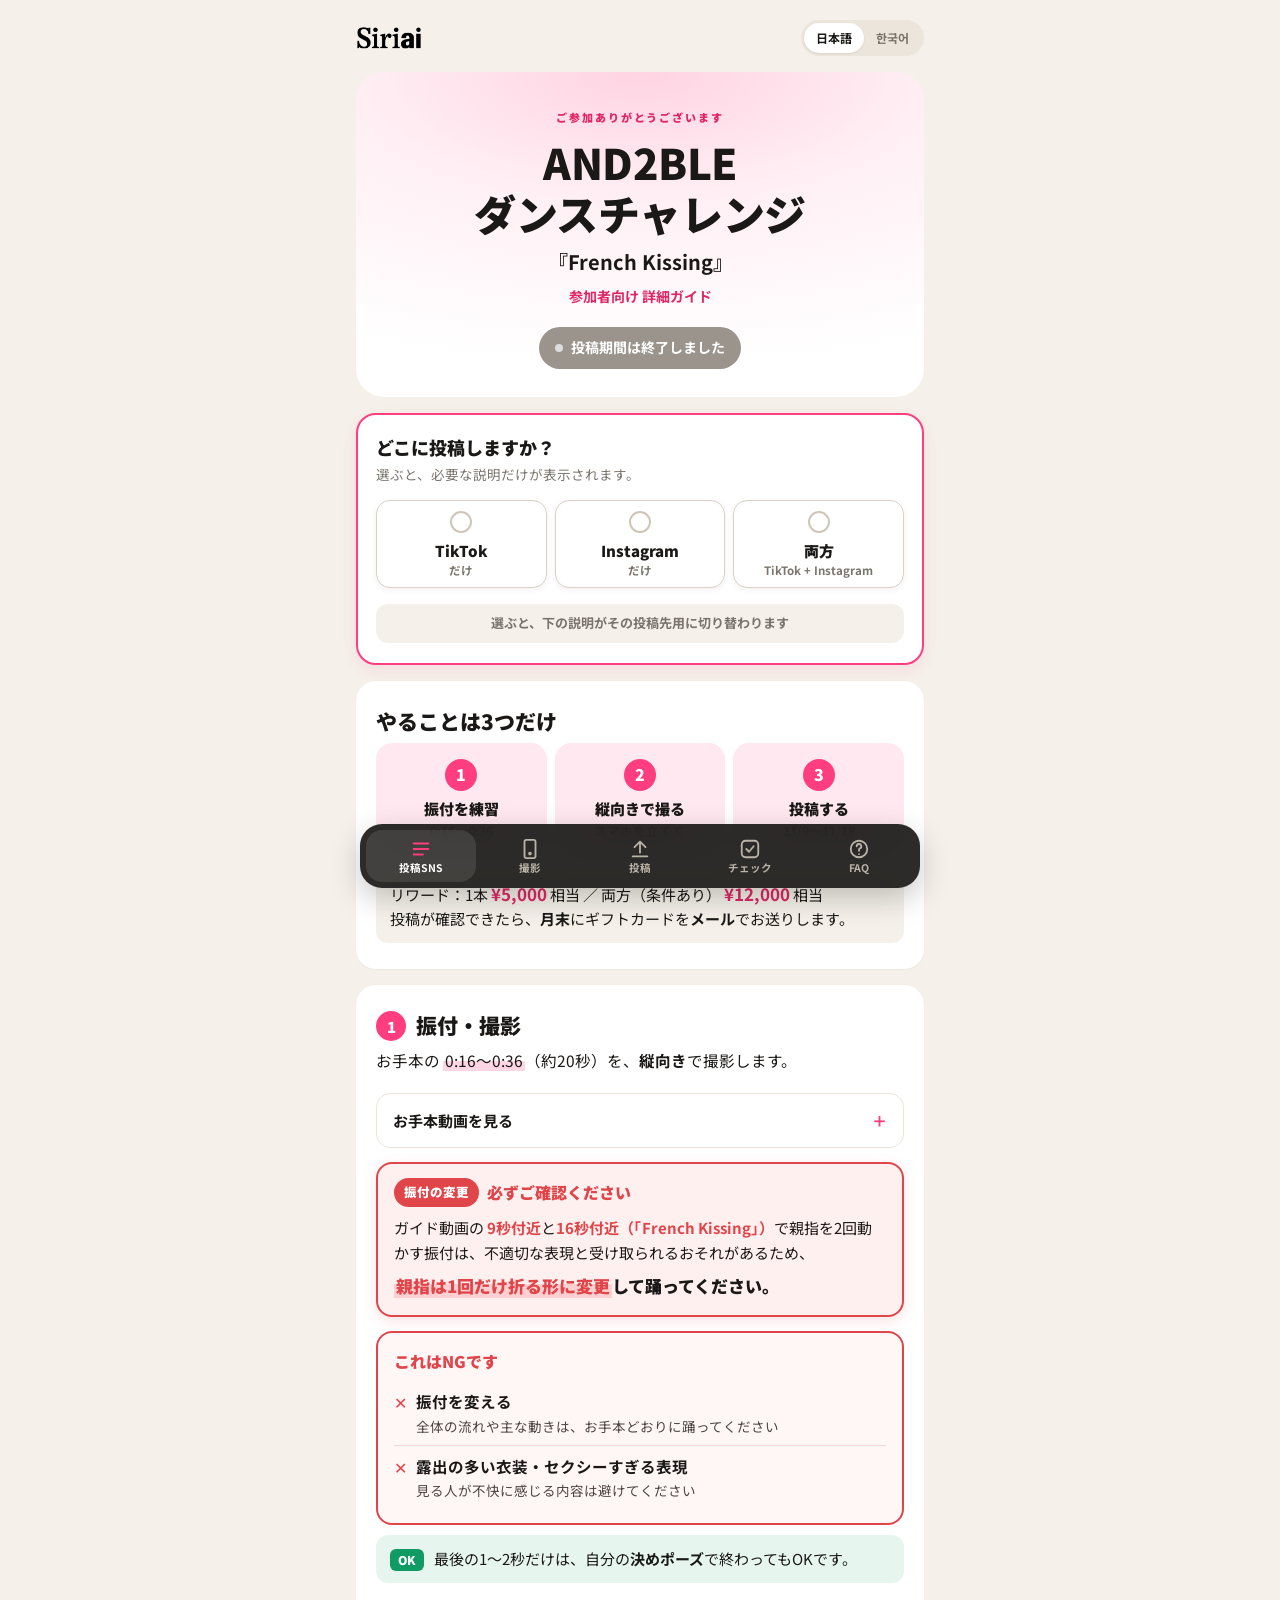
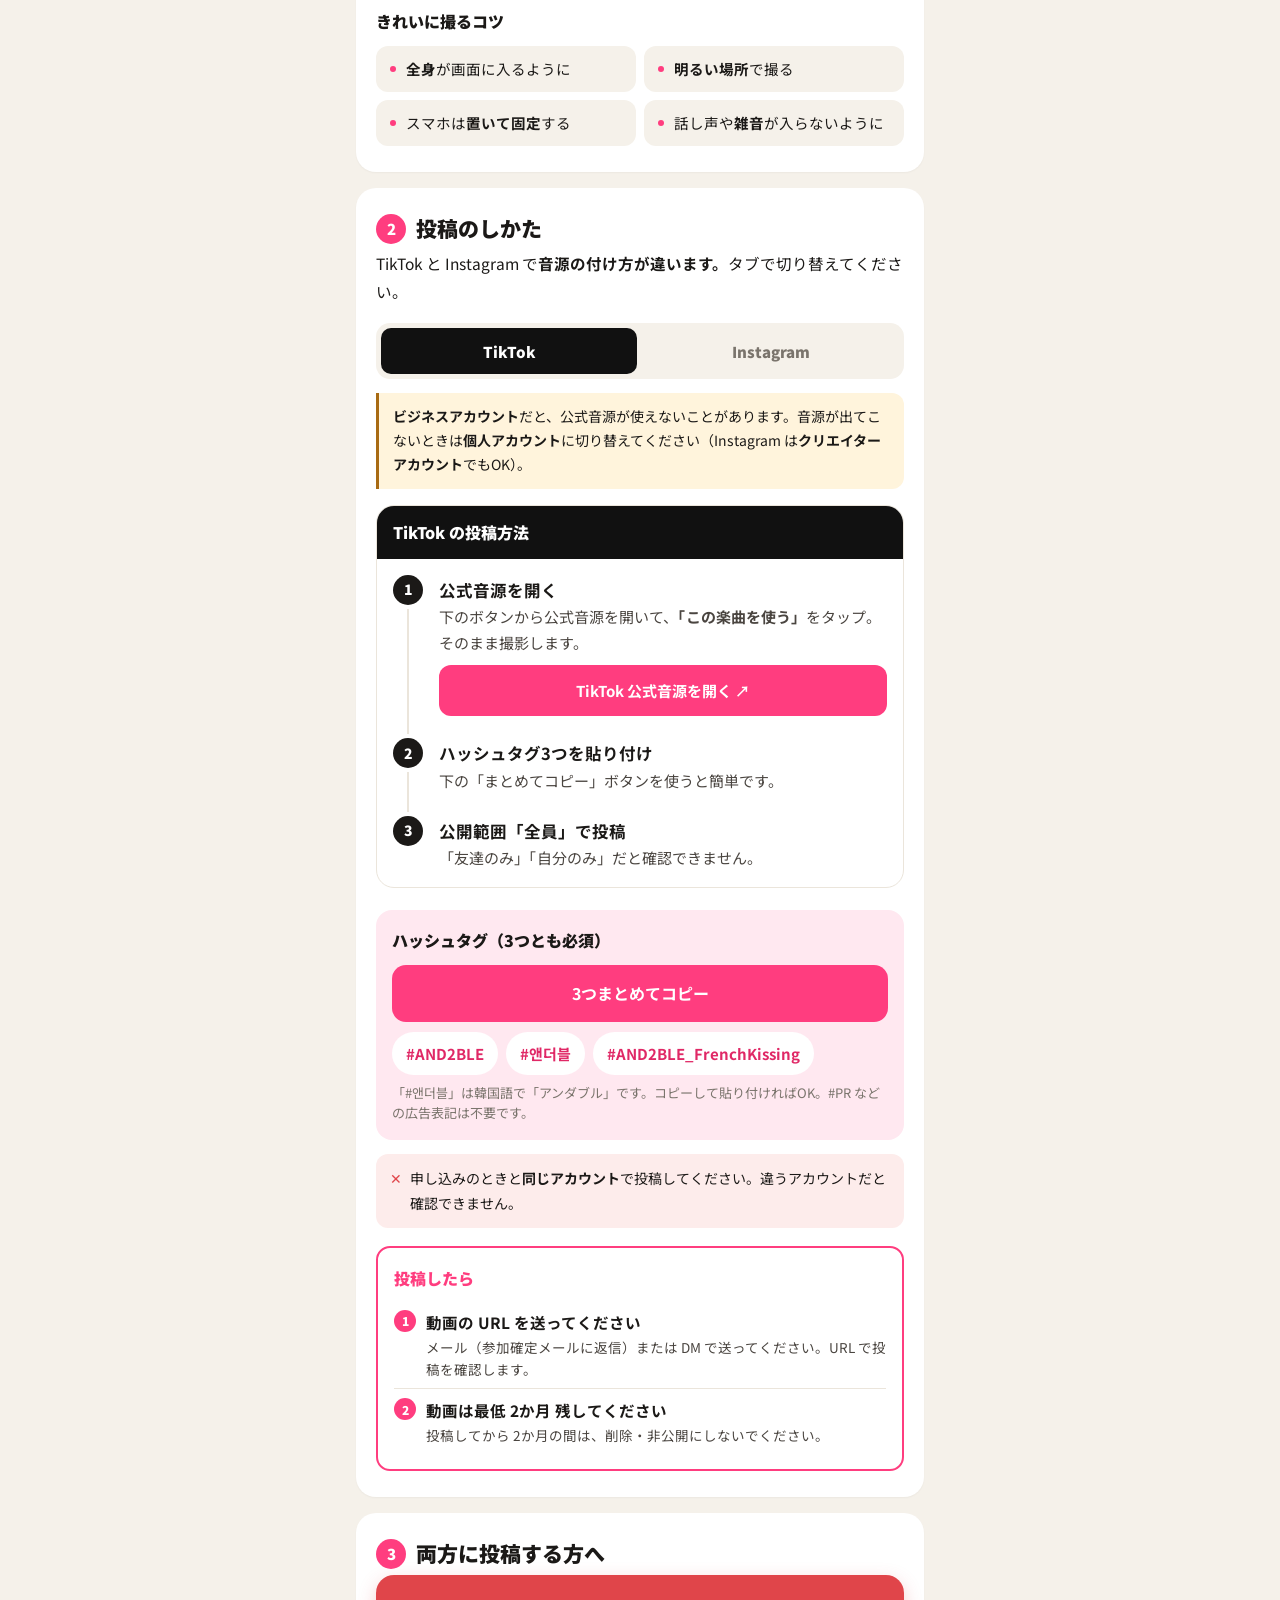
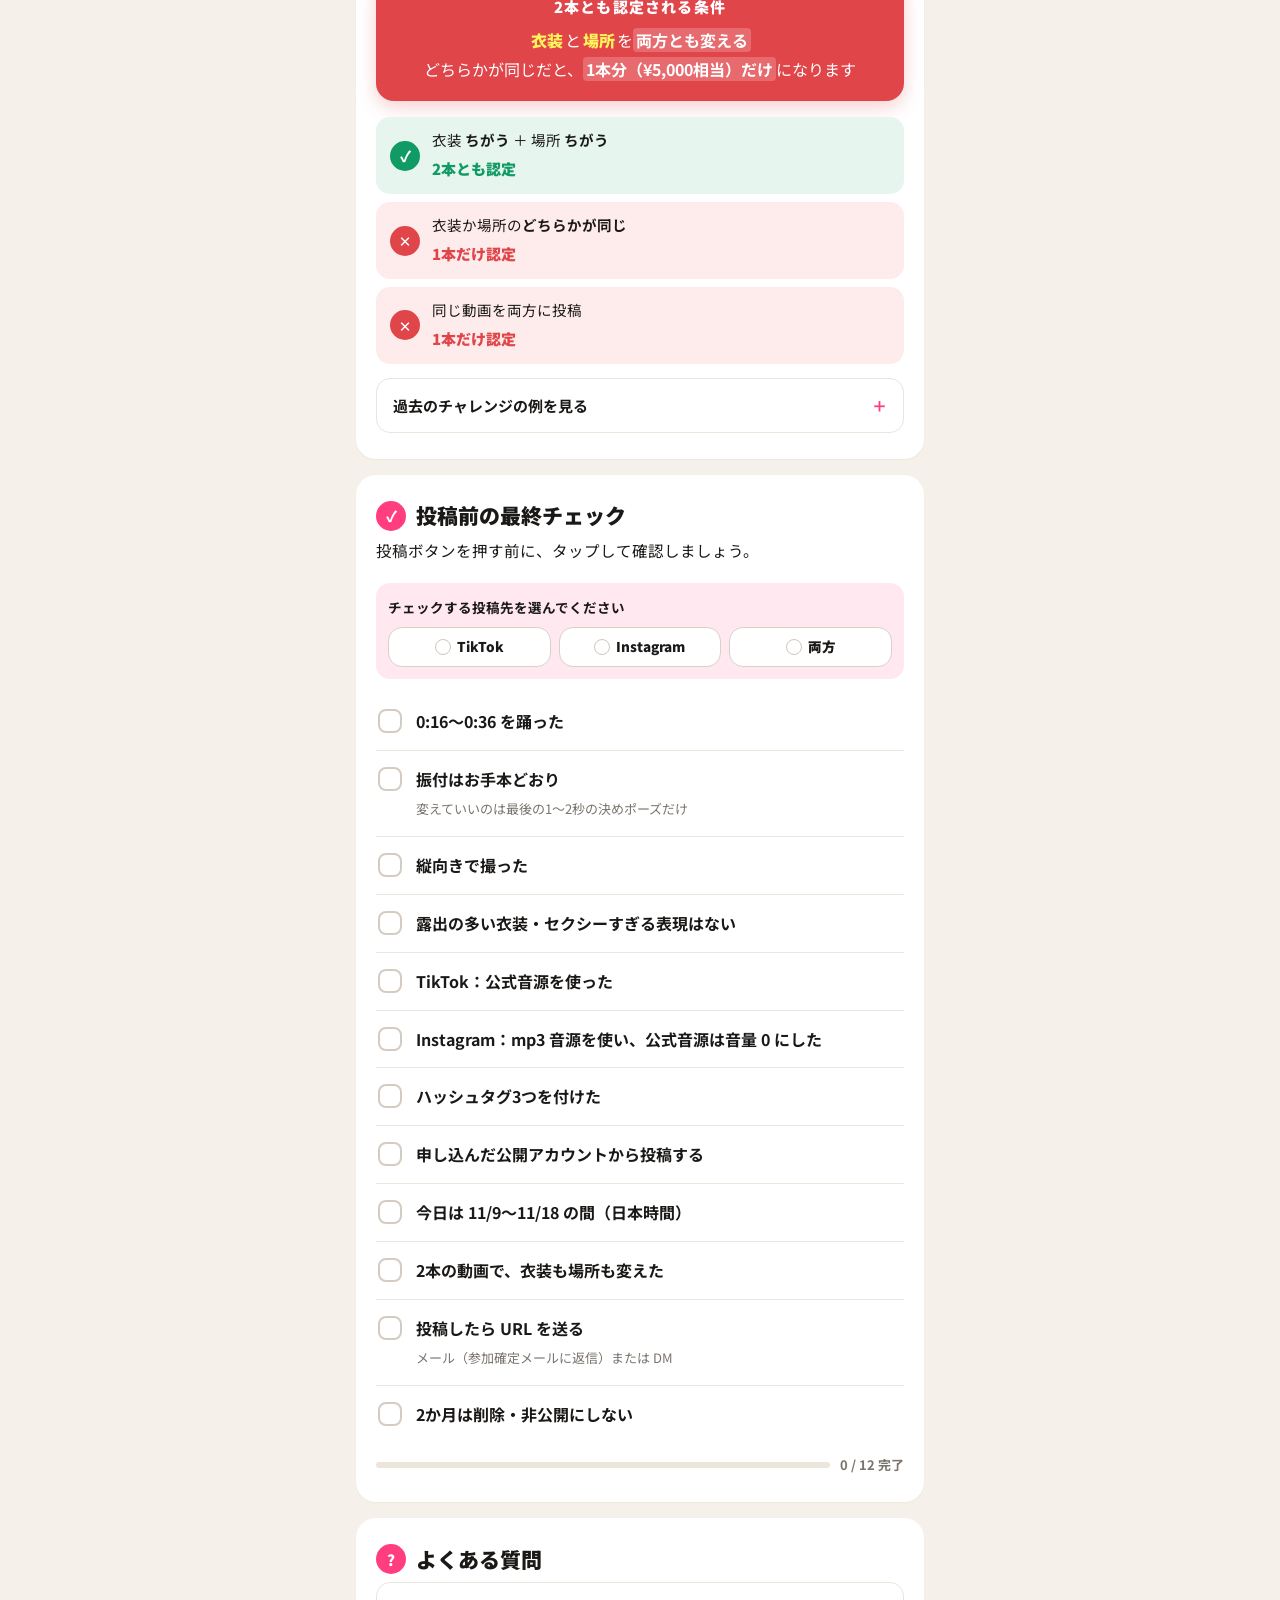
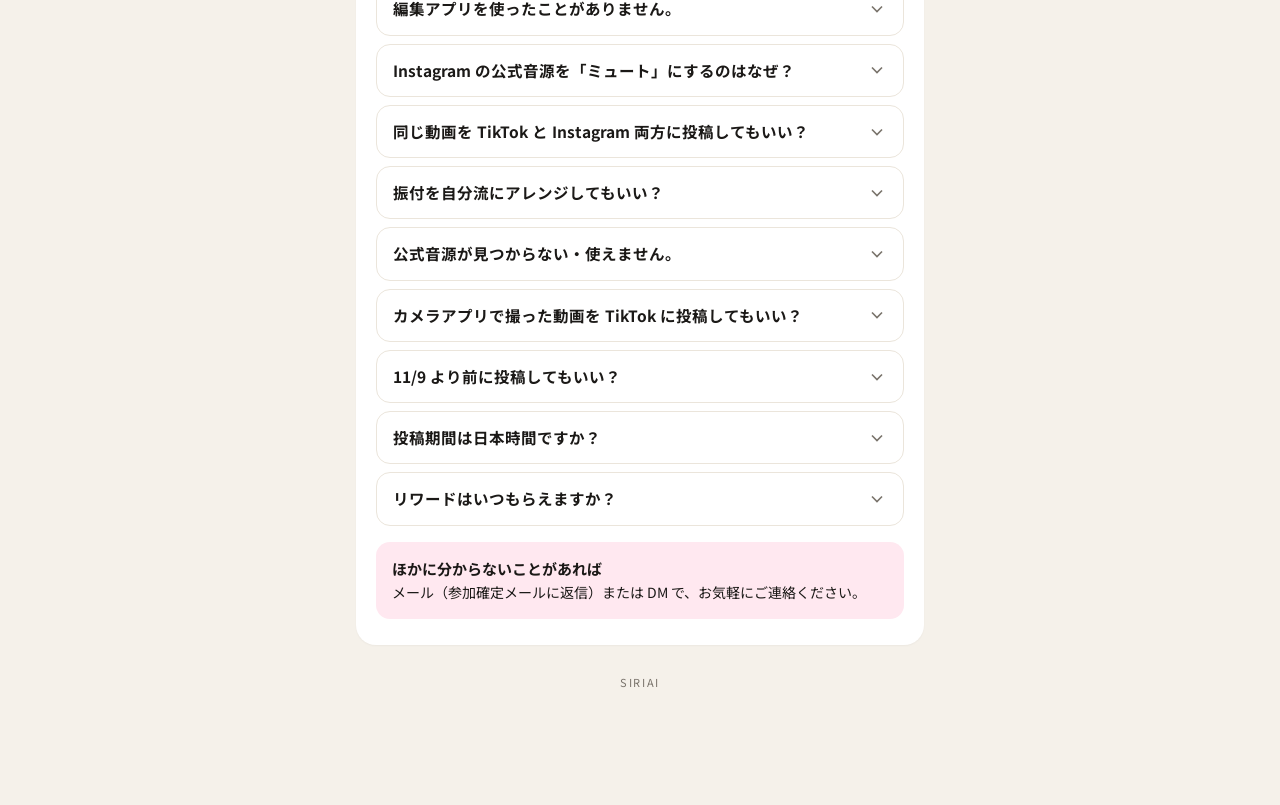
<file: guide-ja.html>
<!doctype html>
<html lang="ja">
<head>
<meta charset="utf-8">
<meta name="viewport" content="width=device-width, initial-scale=1, viewport-fit=cover">
<title>AND2BLE 詳細ガイドライン</title>
<meta name="description" content="AND2BLE『French Kissing』ダンスチャレンジ 詳細ガイドライン・撮影・投稿・チェックリスト・FAQ">
<meta property="og:type" content="website">
<meta property="og:site_name" content="SIRIAI">
<meta property="og:title" content="AND2BLE『French Kissing』詳細ガイドライン">
<meta property="og:description" content="撮影・投稿のしかた・チェックリスト・FAQ">
<meta property="og:url" content="https://and2ble-guideline.vercel.app/guide-ja.html">
<meta property="og:image" content="https://and2ble-guideline.vercel.app/images/og-and2ble.jpg">
<meta property="og:image:width" content="1200">
<meta property="og:image:height" content="630">
<meta name="twitter:card" content="summary_large_image">
<link rel="preconnect" href="https://fonts.googleapis.com">
<link rel="preconnect" href="https://fonts.gstatic.com" crossorigin>
<link href="https://fonts.googleapis.com/css2?family=Noto+Sans+JP:wght@400;500;700;900&family=Noto+Sans+KR:wght@700&display=swap" rel="stylesheet">
<link rel="stylesheet" href="style.css?v=20261105d">
<link rel="stylesheet" href="guide.css?v=20261110a">
</head>
<body class="guide">
<div class="plat-sticky" id="platSticky"><div class="ps-label"><b>あなたが投稿するSNS</b><span class="ps-on">選んだSNS用の説明を表示中です</span><span class="ps-off">まず選んでください</span></div><div class="plat-opts mini" role="radiogroup" aria-label="あなたが投稿するSNS"><label><input type="radio" name="plat3" value="tt" data-plat-input><span>TikTok</span></label><label><input type="radio" name="plat3" value="ig" data-plat-input><span>Instagram</span></label><label><input type="radio" name="plat3" value="both" data-plat-input><span>両方</span></label></div></div>
<div class="wrap">

  <div class="topbar">
    <img class="brand-logo" src="images/siriai-logo.png" alt="SIRIAI" width="118" height="43">
    <nav class="lang" aria-label="言語"><a class="on" href="guide-ja.html" data-lang>日本語</a><a href="guide-ko.html" data-lang>한국어</a></nav>
  </div>

  <header class="hero">
    <div class="eyebrow">ご参加ありがとうございます</div>
    <h1>AND2BLE<br>ダンスチャレンジ</h1>
    <div class="song">『French Kissing』</div>
    <div class="release">参加者向け 詳細ガイド</div>
    <div class="status"><span class="dot"></span><span class="txt">投稿期間：11/9（月）〜 11/18（水）</span></div>
  </header>

  <!-- ===== どこに投稿？ ===== -->
  <section class="picker" id="pick">
    <h2>どこに投稿しますか？</h2>
    <p>選ぶと、必要な説明だけが表示されます。</p>
    <div class="plat-opts" role="radiogroup" aria-label="投稿先"><label><input type="radio" name="plat" value="tt" data-plat-input><span>TikTok<small>だけ</small></span></label><label><input type="radio" name="plat" value="ig" data-plat-input><span>Instagram<small>だけ</small></span></label><label><input type="radio" name="plat" value="both" data-plat-input><span>両方<small>TikTok + Instagram</small></span></label></div>
    <p class="pick-now" aria-live="polite"></p>
  </section>

  <!-- ===== やることは3つ ===== -->
  <section class="card" id="start">
    <h2>やることは3つだけ</h2>
    <div class="quick3">
      <a href="#shoot"><span class="qn">1</span><b>振付を練習</b><small>0:16〜0:36</small></a>
      <a href="#shoot"><span class="qn">2</span><b>縦向きで撮る</b><small>スマホを立てて</small></a>
      <a href="#upload"><span class="qn">3</span><b>投稿する</b><small>11/9〜11/18</small></a>
    </div>
    <p class="start-reward">
      <span class="rw r-none">リワード：1本 <b class="amt">¥5,000</b> 相当 ／ 両方（条件あり） <b class="amt">¥12,000</b> 相当</span>
      <span class="rw r-tt">リワード：<b class="amt">¥5,000</b> 相当</span>
      <span class="rw r-ig">リワード：<b class="amt">¥5,000</b> 相当</span>
      <span class="rw r-both">リワード：<b class="amt">¥12,000</b> 相当（衣装と場所を両方変えた場合）</span>
      <br>投稿が確認できたら、<b>月末</b>にギフトカードを<b>メール</b>でお送りします。
    </p>
  </section>

  <!-- ===== 1. 振付・撮影 ===== -->
  <section class="card" id="shoot">
    <h2><span class="num">1</span>振付・撮影</h2>
    <p class="lead">お手本の <mark>0:16〜0:36</mark>（約20秒）を、<b>縦向き</b>で撮影します。</p>

    <details class="more">
      <summary>お手本動画を見る</summary>
      <div class="more-body">
        <div class="ref-frame"><iframe src="https://www.tiktok.com/player/v1/7703804359150226708?music_info=1&amp;description=1&amp;rel=0" title="AND2BLE French Kissing お手本動画" allow="autoplay; fullscreen; encrypted-media; picture-in-picture" allowfullscreen loading="lazy"></iframe></div>
        <a class="ex-link" href="https://www.tiktok.com/@and2ble/video/7703804359150226708" target="_blank" rel="noopener">TikTok アプリで見る ↗</a>
      </div>
    </details>

    <div class="fix-box">
      <div class="fix-title"><span class="fix-tag">振付の変更</span>必ずご確認ください</div>
      <p>ガイド動画の <b>9秒付近</b>と<b>16秒付近（「French Kissing」）</b>で親指を2回動かす振付は、不適切な表現と受け取られるおそれがあるため、</p>
      <p class="fix-main"><mark>親指は1回だけ折る形に変更</mark>して踊ってください。</p>
    </div>

    <div class="ng-box">
      <div class="ng-title">これはNGです</div>
      <ul>
        <li><b>振付を変える</b><small>全体の流れや主な動きは、お手本どおりに踊ってください</small></li>
        <li><b>露出の多い衣装・セクシーすぎる表現</b><small>見る人が不快に感じる内容は避けてください</small></li>
      </ul>
    </div>
    <p class="ok-line"><span class="ok-tag">OK</span><span>最後の1〜2秒だけは、自分の<b>決めポーズ</b>で終わってもOKです。</span></p>

    <h3 class="gh3">きれいに撮るコツ</h3>
    <ul class="tips">
      <li><p><b>全身</b>が画面に入るように</p></li>
      <li><p><b>明るい場所</b>で撮る</p></li>
      <li><p>スマホは<b>置いて固定</b>する</p></li>
      <li><p>話し声や<b>雑音</b>が入らないように</p></li>
    </ul>
  </section>

  <!-- ===== 2. 投稿 ===== -->
  <section class="card" id="upload" data-tab="tt">
    <h2><span class="num">2</span>投稿のしかた</h2>
    <p class="lead for-both">TikTok と Instagram で<b>音源の付け方が違います。</b>タブで切り替えてください。</p>
    <div class="up-tabs for-both" role="tablist">
      <button type="button" role="tab" data-up="tt" aria-selected="true">TikTok</button>
      <button type="button" role="tab" data-up="ig" aria-selected="false">Instagram</button>
    </div>

    <p class="why acct"><b>ビジネスアカウント</b>だと、公式音源が使えないことがあります。音源が出てこないときは<b>個人アカウント</b>に切り替えてください（Instagram は<b>クリエイターアカウント</b>でもOK）。</p>

    <div class="plat-block tt for-tt">
      <div class="plat-h">TikTok の投稿方法</div>
      <ol class="steps">
        <li><strong>公式音源を開く</strong><span class="d">下のボタンから公式音源を開いて、<b>「この楽曲を使う」</b>をタップ。そのまま撮影します。</span>
          <a class="step-btn" href="https://www.tiktok.com/music/French-Kissing-7694241938173904902" target="_blank" rel="noopener">TikTok 公式音源を開く ↗</a></li>
        <li><strong>ハッシュタグ3つを貼り付け</strong><span class="d">下の「まとめてコピー」ボタンを使うと簡単です。</span></li>
        <li><strong>公開範囲「全員」で投稿</strong><span class="d">「友達のみ」「自分のみ」だと確認できません。</span></li>
      </ol>
    </div>

    <div class="plat-block ig for-ig">
      <div class="plat-h">Instagram の投稿方法</div>
      <p class="why">Instagram の公式音源は、踊る部分と<b>はじまる位置がちがいます</b>。なので、<b>こちらで用意した mp3 音源</b>を使ってください。</p>
      <ol class="steps">
        <li><strong>mp3 音源で動画をつくる</strong><span class="d">どちらかの方法でOKです。</span>
          <div class="choice2">
            <div class="c2 rec"><span class="badge ok">おすすめ</span><b>A. 編集アプリで mp3 を入れる</b><p>音がいちばんきれいです。</p></div>
            <div class="c2"><span class="badge">かんたん</span><b>B. mp3 を大きく流して撮る</b><p>スピーカーで<b>大きな音</b>で流しながら撮影。</p></div>
          </div>
          <a class="step-btn dark" href="https://drive.google.com/file/d/1h6Pg3_yyoX73KgB7GPFnTbHb9s15nWI3/view?usp=sharing" target="_blank" rel="noopener">mp3 音源をダウンロード ↗</a></li>
        <li><strong>公式音源を追加 → 音量 0</strong><span class="d">リールの編集画面で『French Kissing』の<b>公式音源を追加</b>し、その<b>音量を 0（ミュート）</b>にしてください。動画に入れた mp3 の音だけが聞こえればOKです。<b>ほかの曲は追加しないでください。</b></span>
          <a class="step-btn" href="https://www.instagram.com/reels/audio/1516811300259149/" target="_blank" rel="noopener">Instagram 公式音源を開く ↗</a></li>
        <li><strong>ハッシュタグ3つを貼り付けて、リールで投稿</strong><span class="d">下の「まとめてコピー」ボタンを使うと簡単です。<b>公開アカウント</b>で投稿してください。</span></li>
      </ol>
      <a class="ex-link" href="https://www.instagram.com/reels/DfRFQjGRIow/" target="_blank" rel="noopener">AND2BLE 公式アカウントの投稿例を見る ↗</a>
    </div>

    <div class="tag-box">
      <h3 class="gh3">ハッシュタグ（3つとも必須）</h3>
      <button type="button" class="copy-all" data-copy="#AND2BLE #앤더블 #AND2BLE_FrenchKissing" data-copy-all>3つまとめてコピー</button>
      <div class="tags">
        <button type="button" class="tag" data-copy="#AND2BLE">#AND2BLE</button>
        <button type="button" class="tag" data-copy="#앤더블">#앤더블</button>
        <button type="button" class="tag" data-copy="#AND2BLE_FrenchKissing">#AND2BLE_FrenchKissing</button>
      </div>
      <p class="hint">「#앤더블」は韓国語で「アンダブル」です。コピーして貼り付ければOK。#PR などの広告表記は不要です。</p>
    </div>

    <div class="dont"><span>申し込みのときと<b>同じアカウント</b>で投稿してください。違うアカウントだと確認できません。</span></div>
    <div class="after-post">
      <h3 class="gh3">投稿したら</h3>
      <ol>
        <li><b>動画の URL を送ってください</b><span>メール（参加確定メールに返信）または DM で送ってください。URL で投稿を確認します。</span></li>
        <li><b>動画は最低 2か月 残してください</b><span>投稿してから 2か月の間は、削除・非公開にしないでください。</span></li>
      </ol>
    </div>
  </section>

  <!-- ===== 3. 両方に投稿 ===== -->
  <section class="card for-both" id="mirror">
    <h2><span class="num">3</span>両方に投稿する方へ</h2>
    <div class="must-banner">
      <div class="must-title">2本とも認定される条件</div>
      <p class="must-note"><span class="kw">衣装</span>と<span class="kw">場所</span>を<b>両方とも変える</b><br>どちらかが同じだと、<b>1本分（¥5,000相当）だけ</b>になります</p>
    </div>

    <div class="judge">
      <div class="j ok"><span class="jm">✓</span><p>衣装 <b>ちがう</b> ＋ 場所 <b>ちがう</b></p><b class="jr">2本とも認定</b></div>
      <div class="j ng"><span class="jm">✕</span><p>衣装か場所の<b>どちらかが同じ</b></p><b class="jr">1本だけ認定</b></div>
      <div class="j ng"><span class="jm">✕</span><p>同じ動画を両方に投稿</p><b class="jr">1本だけ認定</b></div>
    </div>

    <details class="more">
      <summary>過去のチャレンジの例を見る</summary>
      <div class="more-body">
        <div class="ex-cols">
          <div class="ex-col ok">
            <div class="ex-col-head"><span class="badge ok">✓ OK</span></div>
            <div data-examples="ok"></div>
          </div>
          <div class="ex-col ng">
            <div class="ex-col-head"><span class="badge ng">✕ NG</span></div>
            <div data-examples="ng"></div>
          </div>
        </div>
        <div class="ex-viewer" data-viewer hidden></div>
        <p class="hint">タップすると、TikTok と Instagram の動画が並んで表示されます。</p>
      </div>
    </details>
  </section>

  <!-- ===== チェックリスト ===== -->
  <section class="card" id="check">
    <h2><span class="num">✓</span>投稿前の最終チェック</h2>
    <p class="lead">投稿ボタンを押す前に、タップして確認しましょう。</p>
    <div class="picker-inline" id="pick2">
      <p>チェックする投稿先を選んでください</p>
      <div class="plat-opts mini" role="radiogroup" aria-label="投稿先"><label><input type="radio" name="plat2" value="tt" data-plat-input><span>TikTok</span></label><label><input type="radio" name="plat2" value="ig" data-plat-input><span>Instagram</span></label><label><input type="radio" name="plat2" value="both" data-plat-input><span>両方</span></label></div>
    </div>
    <ul class="checklist">
      <li><label><input type="checkbox"><span class="box"></span><span class="t"><b>0:16〜0:36 を踊った</b></span></label></li>
      <li><label><input type="checkbox"><span class="box"></span><span class="t"><b>振付はお手本どおり</b><small>変えていいのは最後の1〜2秒の決めポーズだけ</small></span></label></li>
      <li><label><input type="checkbox"><span class="box"></span><span class="t"><b>縦向きで撮った</b></span></label></li>
      <li><label><input type="checkbox"><span class="box"></span><span class="t"><b>露出の多い衣装・セクシーすぎる表現はない</b></span></label></li>
      <li class="for-tt"><label><input type="checkbox"><span class="box"></span><span class="t"><b>TikTok：公式音源を使った</b></span></label></li>
      <li class="for-ig"><label><input type="checkbox"><span class="box"></span><span class="t"><b>Instagram：mp3 音源を使い、公式音源は音量 0 にした</b></span></label></li>
      <li><label><input type="checkbox"><span class="box"></span><span class="t"><b>ハッシュタグ3つを付けた</b></span></label></li>
      <li><label><input type="checkbox"><span class="box"></span><span class="t"><b>申し込んだ公開アカウントから投稿する</b></span></label></li>
      <li><label><input type="checkbox"><span class="box"></span><span class="t"><b>今日は 11/9〜11/18 の間（日本時間）</b></span></label></li>
      <li class="for-both"><label><input type="checkbox"><span class="box"></span><span class="t"><b>2本の動画で、衣装も場所も変えた</b></span></label></li>
      <li><label><input type="checkbox"><span class="box"></span><span class="t"><b>投稿したら URL を送る</b><small>メール（参加確定メールに返信）または DM</small></span></label></li>
      <li><label><input type="checkbox"><span class="box"></span><span class="t"><b>2か月は削除・非公開にしない</b></span></label></li>
    </ul>
    <div class="progress"><span class="track"><i></i></span><span class="txt"></span></div>
  </section>

  <!-- ===== FAQ ===== -->
  <section class="card" id="faq">
    <h2><span class="num">?</span>よくある質問</h2>
    <details class="acc faq for-ig"><summary>編集アプリを使ったことがありません。<svg class="chev" viewBox="0 0 24 24" fill="none" stroke="currentColor" stroke-width="2"><path d="M6 9l6 6 6-6"/></svg></summary>
      <div class="acc-body">大丈夫です。mp3 音源をスピーカーで<b>大きな音</b>で流しながら撮影する方法（方法 B）でもOKです。音楽がはっきり聞こえて、話し声などが入らないようにしてください。</div></details>
    <details class="acc faq for-ig"><summary>Instagram の公式音源を「ミュート」にするのはなぜ？<svg class="chev" viewBox="0 0 24 24" fill="none" stroke="currentColor" stroke-width="2"><path d="M6 9l6 6 6-6"/></svg></summary>
      <div class="acc-body">Instagram の公式音源は、踊る部分とはじまる位置が違うからです。音は動画に入れた mp3 を使い、公式音源は<b>追加するだけ</b>で、音量を 0 にしてください。</div></details>
    <details class="acc faq for-both"><summary>同じ動画を TikTok と Instagram 両方に投稿してもいい？<svg class="chev" viewBox="0 0 24 24" fill="none" stroke="currentColor" stroke-width="2"><path d="M6 9l6 6 6-6"/></svg></summary>
      <div class="acc-body">投稿はできますが、<b>1本分だけ</b>の認定になります。2本とも認定されるには、<b>衣装と場所を両方変えた</b>別の動画を投稿してください。</div></details>
    <details class="acc faq"><summary>振付を自分流にアレンジしてもいい？<svg class="chev" viewBox="0 0 24 24" fill="none" stroke="currentColor" stroke-width="2"><path d="M6 9l6 6 6-6"/></svg></summary>
      <div class="acc-body">振付の流れや主な動きは変えられません。ただし<b>最後の1〜2秒</b>は、自分の決めポーズやかんたんなジェスチャーで終わってOKです。</div></details>
    <details class="acc faq"><summary>公式音源が見つからない・使えません。<svg class="chev" viewBox="0 0 24 24" fill="none" stroke="currentColor" stroke-width="2"><path d="M6 9l6 6 6-6"/></svg></summary>
      <div class="acc-body"><b>ビジネスアカウント</b>だと使えないことがあります。<b>個人アカウント</b>（Instagram は<b>クリエイターアカウント</b>でもOK）に切り替えてから、ページのボタンからもう一度開いてください。</div></details>
    <details class="acc faq for-tt"><summary>カメラアプリで撮った動画を TikTok に投稿してもいい？<svg class="chev" viewBox="0 0 24 24" fill="none" stroke="currentColor" stroke-width="2"><path d="M6 9l6 6 6-6"/></svg></summary>
      <div class="acc-body">OKです。撮った動画を TikTok にアップロードして公式音源『French Kissing』を追加し、<b>踊りと音がぴったり合うように</b>位置を調整してください。撮影時の元の音は音量 0 にしてください。</div></details>
    <details class="acc faq"><summary>11/9 より前に投稿してもいい？<svg class="chev" viewBox="0 0 24 24" fill="none" stroke="currentColor" stroke-width="2"><path d="M6 9l6 6 6-6"/></svg></summary>
      <div class="acc-body">投稿期間（<b>11/9〜11/18・日本時間</b>）以外の投稿は確認の対象外です。必ず期間内に投稿してください。</div></details>
    <details class="acc faq"><summary>投稿期間は日本時間ですか？<svg class="chev" viewBox="0 0 24 24" fill="none" stroke="currentColor" stroke-width="2"><path d="M6 9l6 6 6-6"/></svg></summary>
      <div class="acc-body">はい、<b>日本時間</b>です。11月9日（月）0:00 から 11月18日（水）23:59 までに投稿してください。</div></details>
    <details class="acc faq"><summary>リワードはいつもらえますか？<svg class="chev" viewBox="0 0 24 24" fill="none" stroke="currentColor" stroke-width="2"><path d="M6 9l6 6 6-6"/></svg></summary>
      <div class="acc-body">URL を送っていただき投稿が確認できたら、<b>月末</b>に申し込みのときに選んだギフトカード（Apple・Google Play・楽天）を<b>メール</b>でお送りします。</div></details>
    <div class="contact-box"><b>ほかに分からないことがあれば</b>メール（参加確定メールに返信）または DM で、お気軽にご連絡ください。</div>
  </section>

  <footer>SIRIAI</footer>
</div>

<nav class="fnav" aria-label="ページメニュー">
  <a href="#pick"><svg viewBox="0 0 24 24" fill="none" stroke="currentColor" stroke-width="2" stroke-linecap="round" stroke-linejoin="round"><path d="M4 6h16M4 12h16M4 18h10"/></svg>投稿SNS</a>
  <a href="#shoot" class="on"><svg viewBox="0 0 24 24" fill="none" stroke="currentColor" stroke-width="2" stroke-linecap="round" stroke-linejoin="round"><rect x="6" y="2" width="12" height="20" rx="2"/><circle cx="12" cy="17" r="1"/></svg>撮影</a>
  <a href="#upload"><svg viewBox="0 0 24 24" fill="none" stroke="currentColor" stroke-width="2" stroke-linecap="round" stroke-linejoin="round"><path d="M12 16V4M6 10l6-6 6 6M4 20h16"/></svg>投稿</a>
  <a href="#check"><svg viewBox="0 0 24 24" fill="none" stroke="currentColor" stroke-width="2" stroke-linecap="round" stroke-linejoin="round"><rect x="3" y="3" width="18" height="18" rx="4"/><path d="M8 12l3 3 5-6"/></svg>チェック</a>
  <a href="#faq"><svg viewBox="0 0 24 24" fill="none" stroke="currentColor" stroke-width="2" stroke-linecap="round" stroke-linejoin="round"><circle cx="12" cy="12" r="9"/><path d="M9.5 9a2.5 2.5 0 1 1 3.5 2.3c-.6.3-1 .8-1 1.5V14M12 17.5v.01"/></svg>FAQ</a>
</nav>

<script src="app.js?v=20261106d"></script>
<script src="guide.js?v=20261109a"></script>
</body>
</html>
</file>
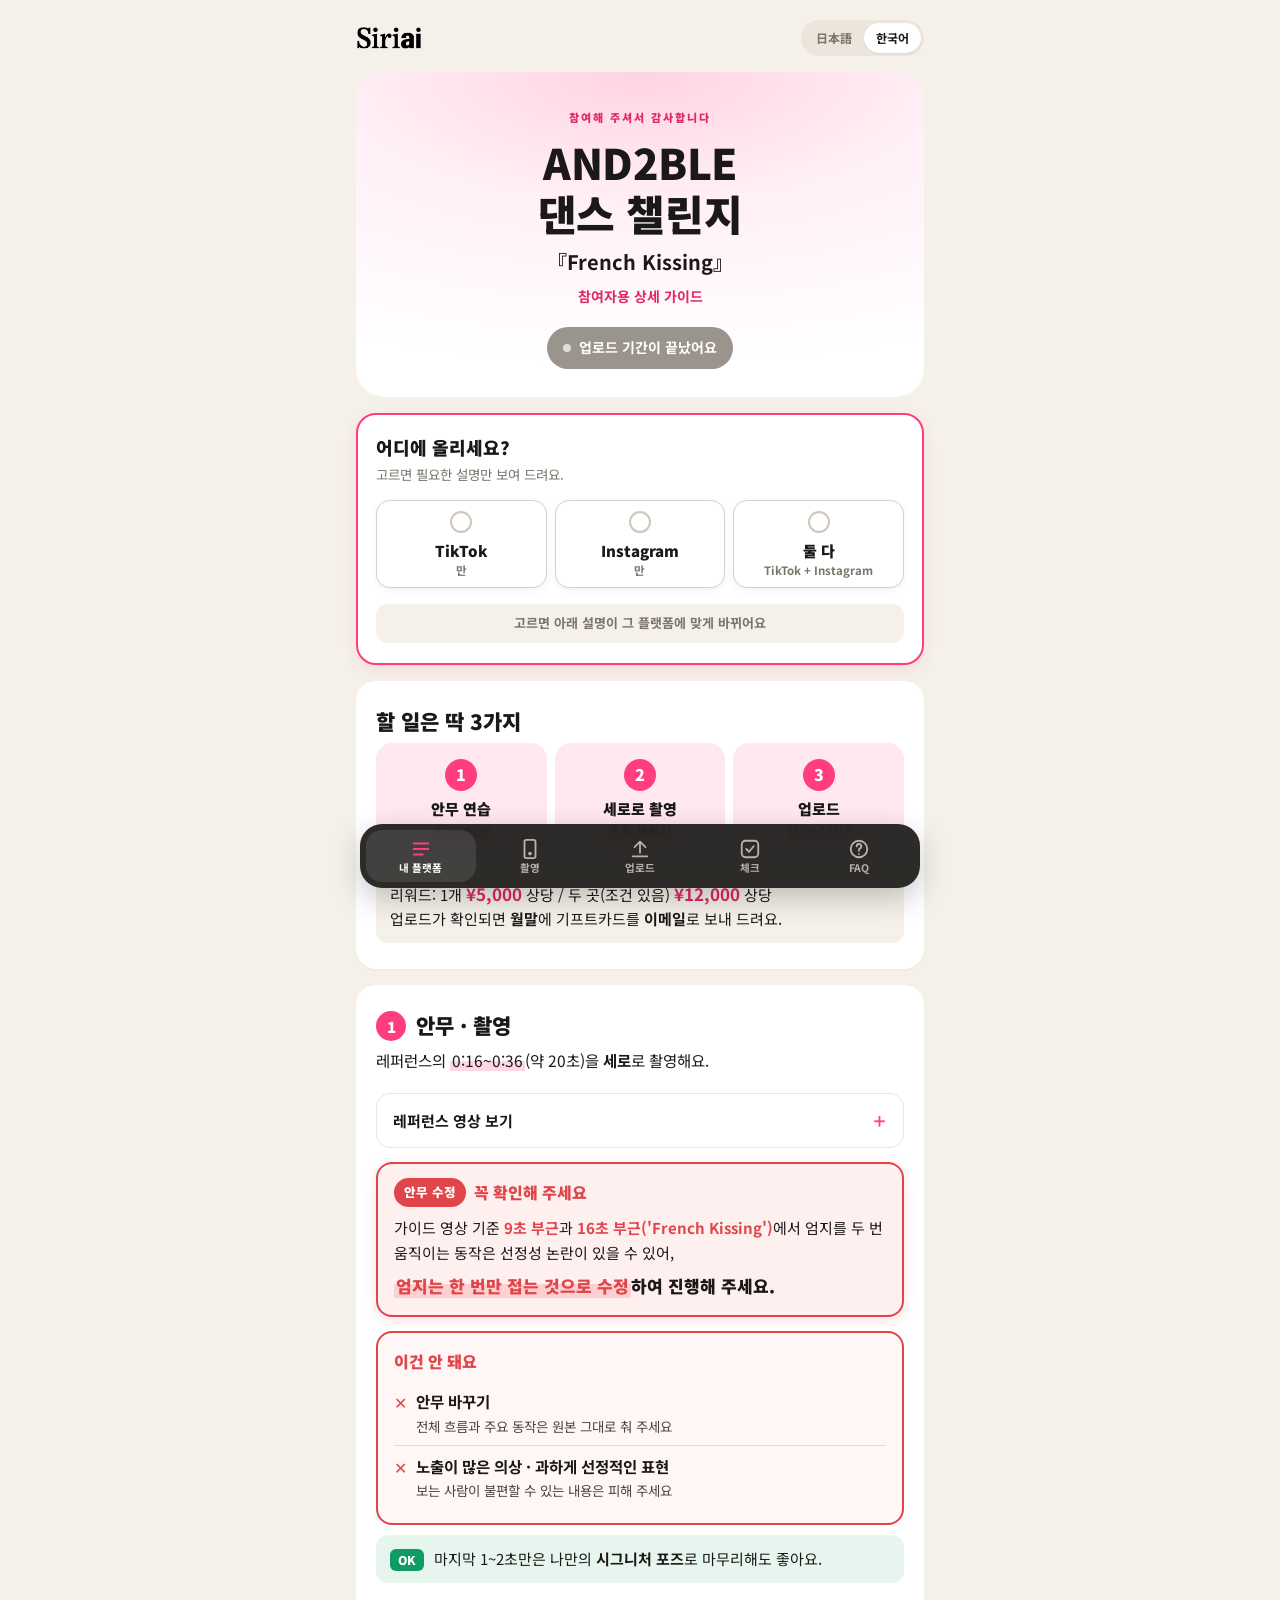
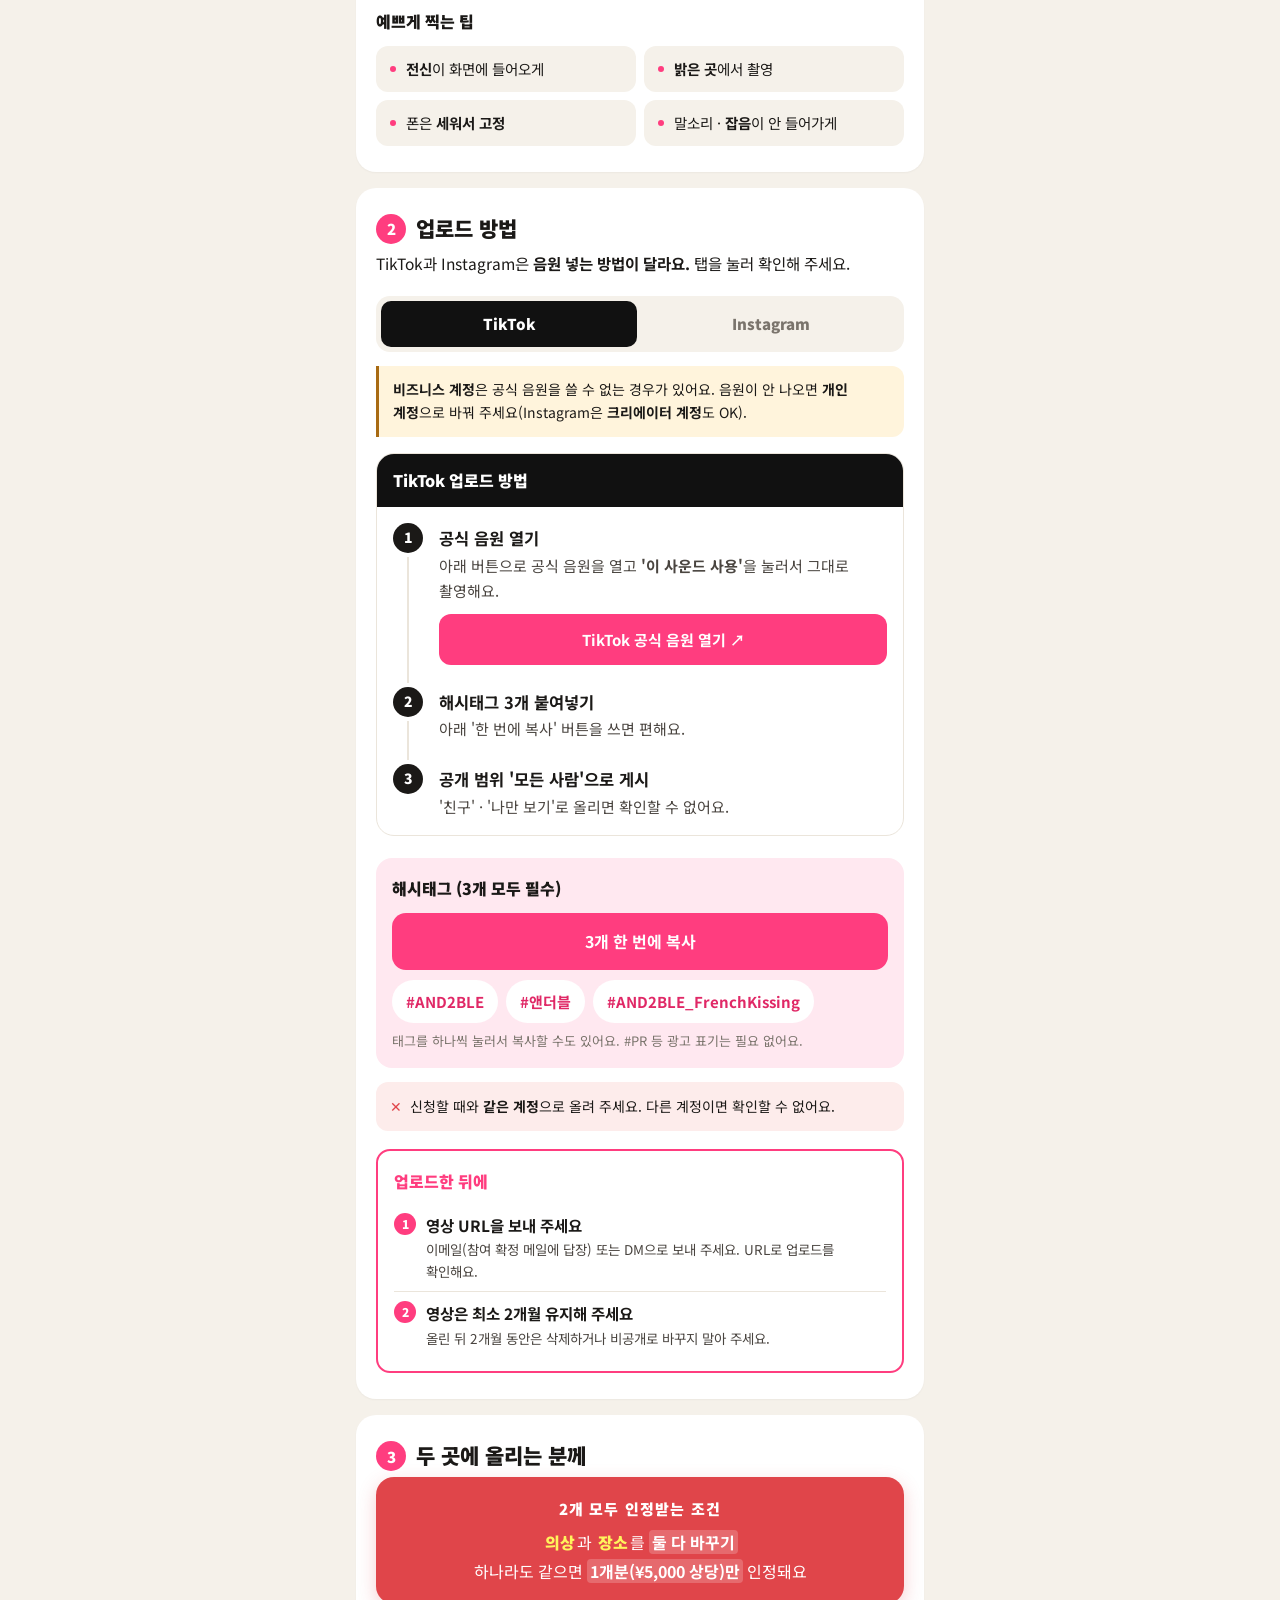
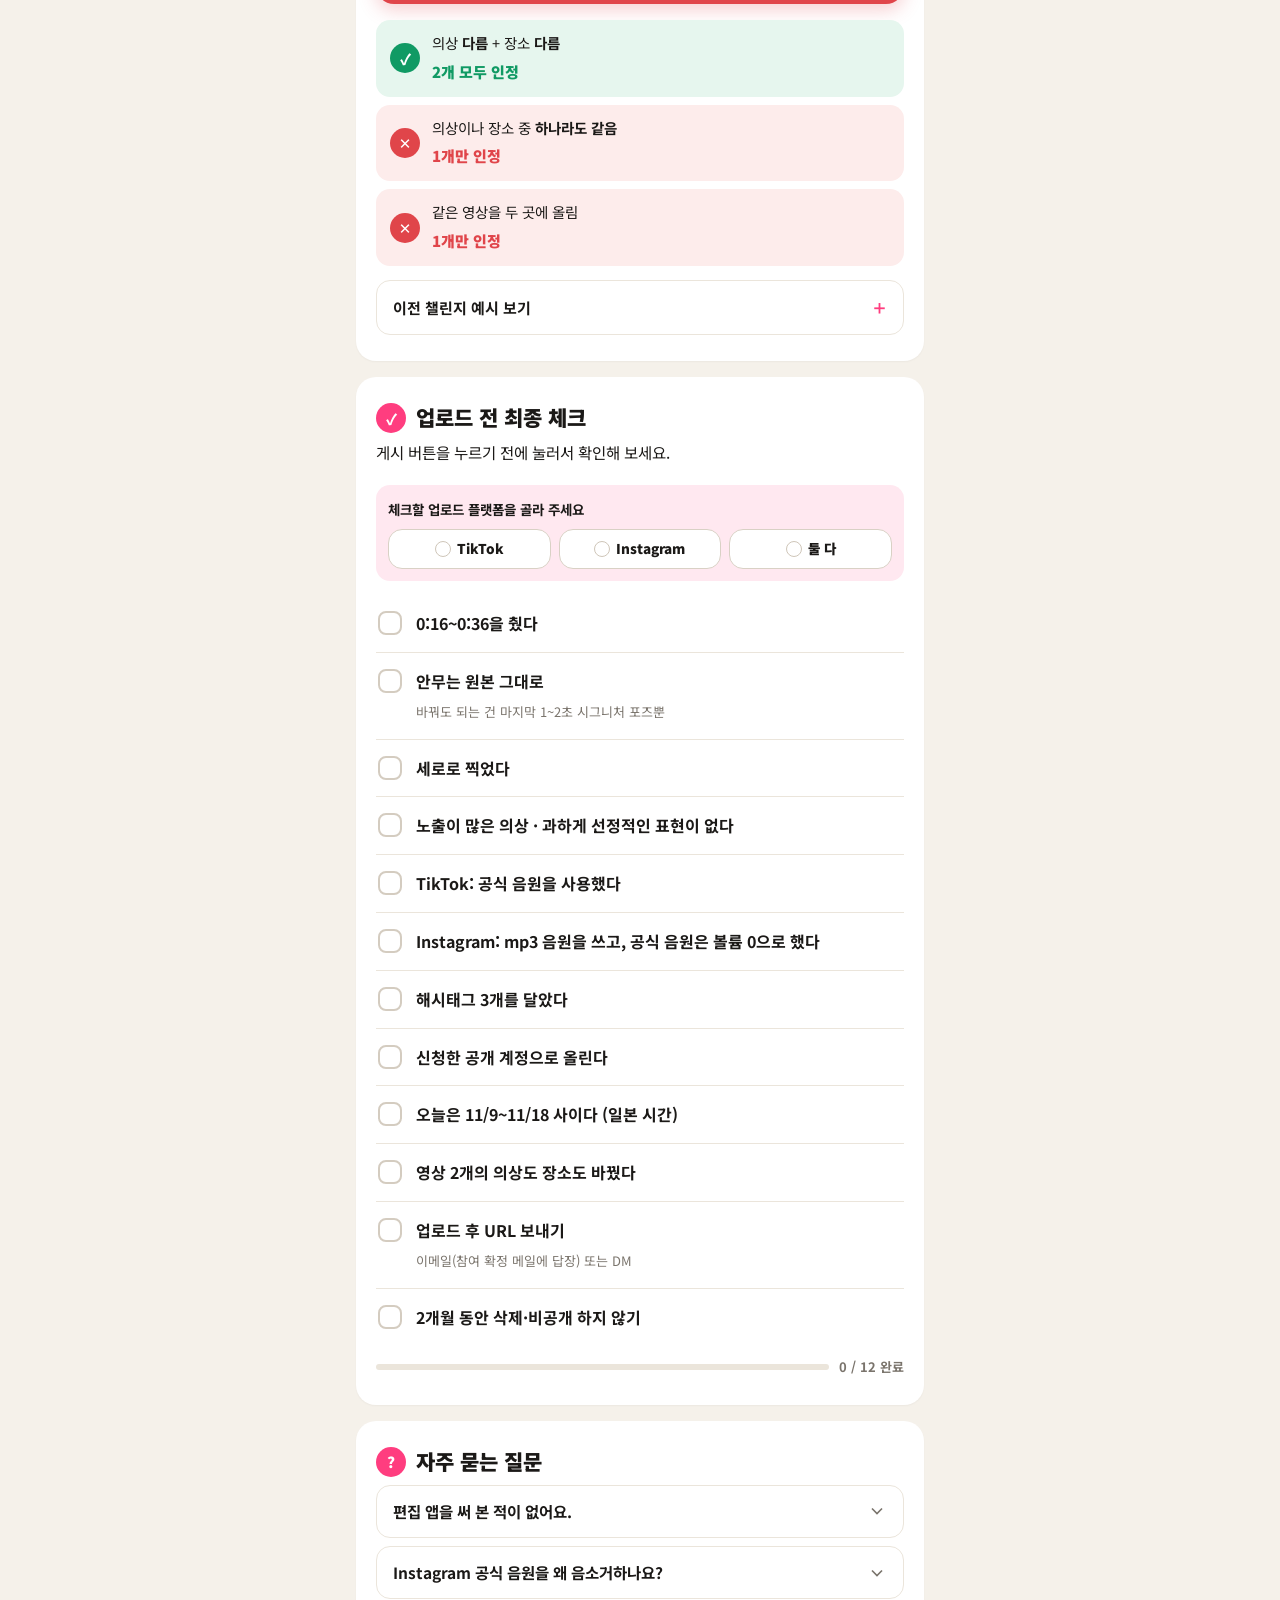
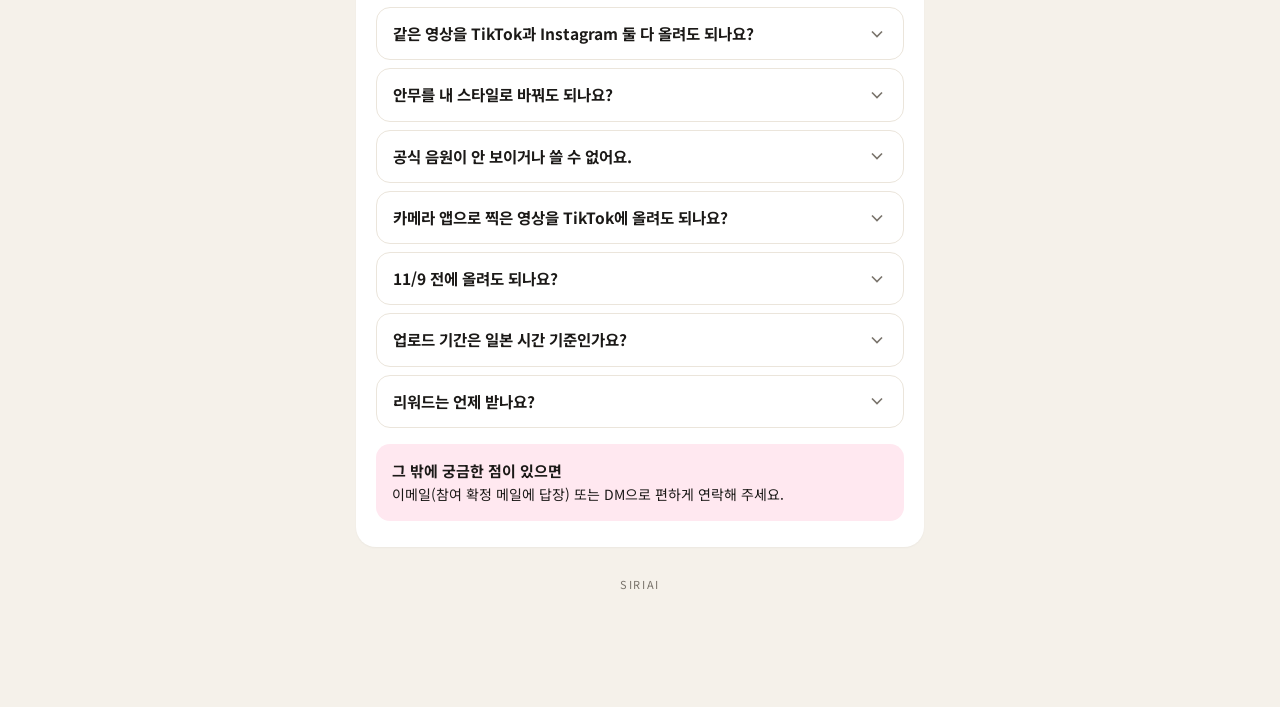
<file: guide-ko.html>
<!doctype html>
<html lang="ko">
<head>
<meta charset="utf-8">
<meta name="viewport" content="width=device-width, initial-scale=1, viewport-fit=cover">
<title>AND2BLE 상세 가이드라인</title>
<meta name="description" content="AND2BLE『French Kissing』댄스 챌린지 상세 가이드라인 · 촬영 · 업로드 · 체크리스트 · FAQ">
<meta property="og:type" content="website">
<meta property="og:site_name" content="SIRIAI">
<meta property="og:title" content="AND2BLE『French Kissing』상세 가이드라인">
<meta property="og:description" content="촬영 · 업로드 방법 · 체크리스트 · FAQ">
<meta property="og:url" content="https://and2ble-guideline.vercel.app/guide-ko.html">
<meta property="og:image" content="https://and2ble-guideline.vercel.app/images/og-and2ble.jpg">
<meta property="og:image:width" content="1200">
<meta property="og:image:height" content="630">
<meta name="twitter:card" content="summary_large_image">
<link rel="preconnect" href="https://fonts.googleapis.com">
<link rel="preconnect" href="https://fonts.gstatic.com" crossorigin>
<link href="https://fonts.googleapis.com/css2?family=Noto+Sans+KR:wght@400;500;700;900&display=swap" rel="stylesheet">
<link rel="stylesheet" href="style.css?v=20261105d">
<link rel="stylesheet" href="guide.css?v=20261110a">
</head>
<body class="guide">
<div class="plat-sticky" id="platSticky"><div class="ps-label"><b>내가 업로드할 플랫폼</b><span class="ps-on">선택한 플랫폼에 맞춘 안내를 보고 있어요</span><span class="ps-off">먼저 골라 주세요</span></div><div class="plat-opts mini" role="radiogroup" aria-label="내가 업로드할 플랫폼"><label><input type="radio" name="plat3" value="tt" data-plat-input><span>TikTok</span></label><label><input type="radio" name="plat3" value="ig" data-plat-input><span>Instagram</span></label><label><input type="radio" name="plat3" value="both" data-plat-input><span>둘 다</span></label></div></div>
<div class="wrap">

  <div class="topbar">
    <img class="brand-logo" src="images/siriai-logo.png" alt="SIRIAI" width="118" height="43">
    <nav class="lang" aria-label="언어"><a href="guide-ja.html" data-lang>日本語</a><a class="on" href="guide-ko.html" data-lang>한국어</a></nav>
  </div>

  <header class="hero">
    <div class="eyebrow">참여해 주셔서 감사합니다</div>
    <h1>AND2BLE<br>댄스 챌린지</h1>
    <div class="song">『French Kissing』</div>
    <div class="release">참여자용 상세 가이드</div>
    <div class="status"><span class="dot"></span><span class="txt">업로드 기간: 11/9(월) ~ 11/18(수)</span></div>
  </header>

  <!-- ===== 어디에 올리세요? ===== -->
  <section class="picker" id="pick">
    <h2>어디에 올리세요?</h2>
    <p>고르면 필요한 설명만 보여 드려요.</p>
    <div class="plat-opts" role="radiogroup" aria-label="업로드할 곳"><label><input type="radio" name="plat" value="tt" data-plat-input><span>TikTok<small>만</small></span></label><label><input type="radio" name="plat" value="ig" data-plat-input><span>Instagram<small>만</small></span></label><label><input type="radio" name="plat" value="both" data-plat-input><span>둘 다<small>TikTok + Instagram</small></span></label></div>
    <p class="pick-now" aria-live="polite"></p>
  </section>

  <!-- ===== 할 일 3가지 ===== -->
  <section class="card" id="start">
    <h2>할 일은 딱 3가지</h2>
    <div class="quick3">
      <a href="#shoot"><span class="qn">1</span><b>안무 연습</b><small>0:16~0:36</small></a>
      <a href="#shoot"><span class="qn">2</span><b>세로로 촬영</b><small>폰을 세워서</small></a>
      <a href="#upload"><span class="qn">3</span><b>업로드</b><small>11/9~11/18</small></a>
    </div>
    <p class="start-reward">
      <span class="rw r-none">리워드: 1개 <b class="amt">¥5,000</b> 상당 / 두 곳(조건 있음) <b class="amt">¥12,000</b> 상당</span>
      <span class="rw r-tt">리워드: <b class="amt">¥5,000</b> 상당</span>
      <span class="rw r-ig">리워드: <b class="amt">¥5,000</b> 상당</span>
      <span class="rw r-both">리워드: <b class="amt">¥12,000</b> 상당 (의상과 장소를 둘 다 바꾼 경우)</span>
      <br>업로드가 확인되면 <b>월말</b>에 기프트카드를 <b>이메일</b>로 보내 드려요.
    </p>
  </section>

  <!-- ===== 1. 안무 · 촬영 ===== -->
  <section class="card" id="shoot">
    <h2><span class="num">1</span>안무 · 촬영</h2>
    <p class="lead">레퍼런스의 <mark>0:16~0:36</mark>(약 20초)을 <b>세로</b>로 촬영해요.</p>

    <details class="more">
      <summary>레퍼런스 영상 보기</summary>
      <div class="more-body">
        <div class="ref-frame"><iframe src="https://www.tiktok.com/player/v1/7703804359150226708?music_info=1&amp;description=1&amp;rel=0" title="AND2BLE French Kissing 레퍼런스 영상" allow="autoplay; fullscreen; encrypted-media; picture-in-picture" allowfullscreen loading="lazy"></iframe></div>
        <a class="ex-link" href="https://www.tiktok.com/@and2ble/video/7703804359150226708" target="_blank" rel="noopener">TikTok 앱에서 보기 ↗</a>
      </div>
    </details>

    <div class="fix-box">
      <div class="fix-title"><span class="fix-tag">안무 수정</span>꼭 확인해 주세요</div>
      <p>가이드 영상 기준 <b>9초 부근</b>과 <b>16초 부근('French Kissing')</b>에서 엄지를 두 번 움직이는 동작은 선정성 논란이 있을 수 있어,</p>
      <p class="fix-main"><mark>엄지는 한 번만 접는 것으로 수정</mark>하여 진행해 주세요.</p>
    </div>

    <div class="ng-box">
      <div class="ng-title">이건 안 돼요</div>
      <ul>
        <li><b>안무 바꾸기</b><small>전체 흐름과 주요 동작은 원본 그대로 춰 주세요</small></li>
        <li><b>노출이 많은 의상 · 과하게 선정적인 표현</b><small>보는 사람이 불편할 수 있는 내용은 피해 주세요</small></li>
      </ul>
    </div>
    <p class="ok-line"><span class="ok-tag">OK</span><span>마지막 1~2초만은 나만의 <b>시그니처 포즈</b>로 마무리해도 좋아요.</span></p>

    <h3 class="gh3">예쁘게 찍는 팁</h3>
    <ul class="tips">
      <li><p><b>전신</b>이 화면에 들어오게</p></li>
      <li><p><b>밝은 곳</b>에서 촬영</p></li>
      <li><p>폰은 <b>세워서 고정</b></p></li>
      <li><p>말소리 · <b>잡음</b>이 안 들어가게</p></li>
    </ul>
  </section>

  <!-- ===== 2. 업로드 ===== -->
  <section class="card" id="upload" data-tab="tt">
    <h2><span class="num">2</span>업로드 방법</h2>
    <p class="lead for-both">TikTok과 Instagram은 <b>음원 넣는 방법이 달라요.</b> 탭을 눌러 확인해 주세요.</p>
    <div class="up-tabs for-both" role="tablist">
      <button type="button" role="tab" data-up="tt" aria-selected="true">TikTok</button>
      <button type="button" role="tab" data-up="ig" aria-selected="false">Instagram</button>
    </div>

    <p class="why acct"><b>비즈니스 계정</b>은 공식 음원을 쓸 수 없는 경우가 있어요. 음원이 안 나오면 <b>개인 계정</b>으로 바꿔 주세요(Instagram은 <b>크리에이터 계정</b>도 OK).</p>

    <div class="plat-block tt for-tt">
      <div class="plat-h">TikTok 업로드 방법</div>
      <ol class="steps">
        <li><strong>공식 음원 열기</strong><span class="d">아래 버튼으로 공식 음원을 열고 <b>'이 사운드 사용'</b>을 눌러서 그대로 촬영해요.</span>
          <a class="step-btn" href="https://www.tiktok.com/music/French-Kissing-7694241938173904902" target="_blank" rel="noopener">TikTok 공식 음원 열기 ↗</a></li>
        <li><strong>해시태그 3개 붙여넣기</strong><span class="d">아래 '한 번에 복사' 버튼을 쓰면 편해요.</span></li>
        <li><strong>공개 범위 '모든 사람'으로 게시</strong><span class="d">'친구' · '나만 보기'로 올리면 확인할 수 없어요.</span></li>
      </ol>
    </div>

    <div class="plat-block ig for-ig">
      <div class="plat-h">Instagram 업로드 방법</div>
      <p class="why">Instagram 공식 음원은 춤추는 구간과 <b>시작 위치가 달라요</b>. 그래서 <b>저희가 드리는 mp3 음원</b>을 사용해 주세요.</p>
      <ol class="steps">
        <li><strong>mp3 음원으로 영상 만들기</strong><span class="d">둘 중 편한 방법으로 하면 돼요.</span>
          <div class="choice2">
            <div class="c2 rec"><span class="badge ok">추천</span><b>A. 편집 앱으로 mp3 넣기</b><p>소리가 가장 깨끗해요.</p></div>
            <div class="c2"><span class="badge">간단</span><b>B. mp3를 크게 틀고 촬영</b><p>스피커로 <b>크게</b> 틀어 놓고 촬영.</p></div>
          </div>
          <a class="step-btn dark" href="https://drive.google.com/file/d/1h6Pg3_yyoX73KgB7GPFnTbHb9s15nWI3/view?usp=sharing" target="_blank" rel="noopener">mp3 음원 다운로드 ↗</a></li>
        <li><strong>공식 음원 추가 → 볼륨 0</strong><span class="d">릴스 편집 화면에서 『French Kissing』 <b>공식 음원을 추가</b>하고, 그 음원의 <b>볼륨을 0(음소거)</b>으로 해 주세요. 영상에 넣은 mp3 소리만 들리면 OK예요. <b>다른 음악은 추가하지 마세요.</b></span>
          <a class="step-btn" href="https://www.instagram.com/reels/audio/1516811300259149/" target="_blank" rel="noopener">Instagram 공식 음원 열기 ↗</a></li>
        <li><strong>해시태그 3개 붙여넣고 릴스로 게시</strong><span class="d">아래 '한 번에 복사' 버튼을 쓰면 편해요. <b>공개 계정</b>으로 올려 주세요.</span></li>
      </ol>
      <a class="ex-link" href="https://www.instagram.com/reels/DfRFQjGRIow/" target="_blank" rel="noopener">AND2BLE 공식 계정 업로드 예시 보기 ↗</a>
    </div>

    <div class="tag-box">
      <h3 class="gh3">해시태그 (3개 모두 필수)</h3>
      <button type="button" class="copy-all" data-copy="#AND2BLE #앤더블 #AND2BLE_FrenchKissing" data-copy-all>3개 한 번에 복사</button>
      <div class="tags">
        <button type="button" class="tag" data-copy="#AND2BLE">#AND2BLE</button>
        <button type="button" class="tag" data-copy="#앤더블">#앤더블</button>
        <button type="button" class="tag" data-copy="#AND2BLE_FrenchKissing">#AND2BLE_FrenchKissing</button>
      </div>
      <p class="hint">태그를 하나씩 눌러서 복사할 수도 있어요. #PR 등 광고 표기는 필요 없어요.</p>
    </div>

    <div class="dont"><span>신청할 때와 <b>같은 계정</b>으로 올려 주세요. 다른 계정이면 확인할 수 없어요.</span></div>
    <div class="after-post">
      <h3 class="gh3">업로드한 뒤에</h3>
      <ol>
        <li><b>영상 URL을 보내 주세요</b><span>이메일(참여 확정 메일에 답장) 또는 DM으로 보내 주세요. URL로 업로드를 확인해요.</span></li>
        <li><b>영상은 최소 2개월 유지해 주세요</b><span>올린 뒤 2개월 동안은 삭제하거나 비공개로 바꾸지 말아 주세요.</span></li>
      </ol>
    </div>
  </section>

  <!-- ===== 3. 두 곳 업로드 ===== -->
  <section class="card for-both" id="mirror">
    <h2><span class="num">3</span>두 곳에 올리는 분께</h2>
    <div class="must-banner">
      <div class="must-title">2개 모두 인정받는 조건</div>
      <p class="must-note"><span class="kw">의상</span>과 <span class="kw">장소</span>를 <b>둘 다 바꾸기</b><br>하나라도 같으면 <b>1개분(¥5,000 상당)만</b> 인정돼요</p>
    </div>

    <div class="judge">
      <div class="j ok"><span class="jm">✓</span><p>의상 <b>다름</b> + 장소 <b>다름</b></p><b class="jr">2개 모두 인정</b></div>
      <div class="j ng"><span class="jm">✕</span><p>의상이나 장소 중 <b>하나라도 같음</b></p><b class="jr">1개만 인정</b></div>
      <div class="j ng"><span class="jm">✕</span><p>같은 영상을 두 곳에 올림</p><b class="jr">1개만 인정</b></div>
    </div>

    <details class="more">
      <summary>이전 챌린지 예시 보기</summary>
      <div class="more-body">
        <div class="ex-cols">
          <div class="ex-col ok">
            <div class="ex-col-head"><span class="badge ok">✓ OK</span></div>
            <div data-examples="ok"></div>
          </div>
          <div class="ex-col ng">
            <div class="ex-col-head"><span class="badge ng">✕ NG</span></div>
            <div data-examples="ng"></div>
          </div>
        </div>
        <div class="ex-viewer" data-viewer hidden></div>
        <p class="hint">누르면 TikTok과 Instagram 영상이 나란히 열려요.</p>
      </div>
    </details>
  </section>

  <!-- ===== 체크리스트 ===== -->
  <section class="card" id="check">
    <h2><span class="num">✓</span>업로드 전 최종 체크</h2>
    <p class="lead">게시 버튼을 누르기 전에 눌러서 확인해 보세요.</p>
    <div class="picker-inline" id="pick2">
      <p>체크할 업로드 플랫폼을 골라 주세요</p>
      <div class="plat-opts mini" role="radiogroup" aria-label="업로드할 곳"><label><input type="radio" name="plat2" value="tt" data-plat-input><span>TikTok</span></label><label><input type="radio" name="plat2" value="ig" data-plat-input><span>Instagram</span></label><label><input type="radio" name="plat2" value="both" data-plat-input><span>둘 다</span></label></div>
    </div>
    <ul class="checklist">
      <li><label><input type="checkbox"><span class="box"></span><span class="t"><b>0:16~0:36을 췄다</b></span></label></li>
      <li><label><input type="checkbox"><span class="box"></span><span class="t"><b>안무는 원본 그대로</b><small>바꿔도 되는 건 마지막 1~2초 시그니처 포즈뿐</small></span></label></li>
      <li><label><input type="checkbox"><span class="box"></span><span class="t"><b>세로로 찍었다</b></span></label></li>
      <li><label><input type="checkbox"><span class="box"></span><span class="t"><b>노출이 많은 의상 · 과하게 선정적인 표현이 없다</b></span></label></li>
      <li class="for-tt"><label><input type="checkbox"><span class="box"></span><span class="t"><b>TikTok: 공식 음원을 사용했다</b></span></label></li>
      <li class="for-ig"><label><input type="checkbox"><span class="box"></span><span class="t"><b>Instagram: mp3 음원을 쓰고, 공식 음원은 볼륨 0으로 했다</b></span></label></li>
      <li><label><input type="checkbox"><span class="box"></span><span class="t"><b>해시태그 3개를 달았다</b></span></label></li>
      <li><label><input type="checkbox"><span class="box"></span><span class="t"><b>신청한 공개 계정으로 올린다</b></span></label></li>
      <li><label><input type="checkbox"><span class="box"></span><span class="t"><b>오늘은 11/9~11/18 사이다 (일본 시간)</b></span></label></li>
      <li class="for-both"><label><input type="checkbox"><span class="box"></span><span class="t"><b>영상 2개의 의상도 장소도 바꿨다</b></span></label></li>
      <li><label><input type="checkbox"><span class="box"></span><span class="t"><b>업로드 후 URL 보내기</b><small>이메일(참여 확정 메일에 답장) 또는 DM</small></span></label></li>
      <li><label><input type="checkbox"><span class="box"></span><span class="t"><b>2개월 동안 삭제·비공개 하지 않기</b></span></label></li>
    </ul>
    <div class="progress"><span class="track"><i></i></span><span class="txt"></span></div>
  </section>

  <!-- ===== FAQ ===== -->
  <section class="card" id="faq">
    <h2><span class="num">?</span>자주 묻는 질문</h2>
    <details class="acc faq for-ig"><summary>편집 앱을 써 본 적이 없어요.<svg class="chev" viewBox="0 0 24 24" fill="none" stroke="currentColor" stroke-width="2"><path d="M6 9l6 6 6-6"/></svg></summary>
      <div class="acc-body">괜찮아요. mp3 음원을 스피커로 <b>크게</b> 틀어 놓고 촬영하는 방법(방법 B)도 OK예요. 음악이 또렷하게 들리고 말소리 등이 섞이지 않게 해 주세요.</div></details>
    <details class="acc faq for-ig"><summary>Instagram 공식 음원을 왜 음소거하나요?<svg class="chev" viewBox="0 0 24 24" fill="none" stroke="currentColor" stroke-width="2"><path d="M6 9l6 6 6-6"/></svg></summary>
      <div class="acc-body">Instagram 공식 음원은 춤추는 구간과 시작 위치가 다르기 때문이에요. 소리는 영상에 넣은 mp3를 쓰고, 공식 음원은 <b>추가만</b> 하고 볼륨을 0으로 해 주세요.</div></details>
    <details class="acc faq for-both"><summary>같은 영상을 TikTok과 Instagram 둘 다 올려도 되나요?<svg class="chev" viewBox="0 0 24 24" fill="none" stroke="currentColor" stroke-width="2"><path d="M6 9l6 6 6-6"/></svg></summary>
      <div class="acc-body">올릴 수는 있지만 <b>1개분만</b> 인정돼요. 2개 모두 인정받으려면 <b>의상과 장소를 둘 다 바꾼</b> 다른 영상을 올려 주세요.</div></details>
    <details class="acc faq"><summary>안무를 내 스타일로 바꿔도 되나요?<svg class="chev" viewBox="0 0 24 24" fill="none" stroke="currentColor" stroke-width="2"><path d="M6 9l6 6 6-6"/></svg></summary>
      <div class="acc-body">안무 흐름과 주요 동작은 바꿀 수 없어요. 단, <b>마지막 1~2초</b>는 나만의 시그니처 포즈나 간단한 제스처로 마무리해도 괜찮아요.</div></details>
    <details class="acc faq"><summary>공식 음원이 안 보이거나 쓸 수 없어요.<svg class="chev" viewBox="0 0 24 24" fill="none" stroke="currentColor" stroke-width="2"><path d="M6 9l6 6 6-6"/></svg></summary>
      <div class="acc-body"><b>비즈니스 계정</b>이면 쓸 수 없는 경우가 있어요. <b>개인 계정</b>(Instagram은 <b>크리에이터 계정</b>도 OK)으로 바꾼 뒤, 페이지의 버튼으로 다시 열어 주세요.</div></details>
    <details class="acc faq for-tt"><summary>카메라 앱으로 찍은 영상을 TikTok에 올려도 되나요?<svg class="chev" viewBox="0 0 24 24" fill="none" stroke="currentColor" stroke-width="2"><path d="M6 9l6 6 6-6"/></svg></summary>
      <div class="acc-body">네, 괜찮아요. 찍은 영상을 TikTok에 올리고 공식 음원 『French Kissing』을 추가한 뒤, <b>춤과 음악이 딱 맞도록</b> 위치를 조정해 주세요. 촬영할 때 들어간 원래 소리는 볼륨 0으로 해 주세요.</div></details>
    <details class="acc faq"><summary>11/9 전에 올려도 되나요?<svg class="chev" viewBox="0 0 24 24" fill="none" stroke="currentColor" stroke-width="2"><path d="M6 9l6 6 6-6"/></svg></summary>
      <div class="acc-body">업로드 기간(<b>11/9~11/18 · 일본 시간</b>) 밖에 올린 영상은 확인 대상이 아니에요. 꼭 기간 안에 올려 주세요.</div></details>
    <details class="acc faq"><summary>업로드 기간은 일본 시간 기준인가요?<svg class="chev" viewBox="0 0 24 24" fill="none" stroke="currentColor" stroke-width="2"><path d="M6 9l6 6 6-6"/></svg></summary>
      <div class="acc-body">네, <b>일본 시간</b> 기준이에요. 11월 9일(월) 0시부터 11월 18일(수) 23시 59분까지 올려 주세요.</div></details>
    <details class="acc faq"><summary>리워드는 언제 받나요?<svg class="chev" viewBox="0 0 24 24" fill="none" stroke="currentColor" stroke-width="2"><path d="M6 9l6 6 6-6"/></svg></summary>
      <div class="acc-body">URL을 보내 주시고 업로드가 확인되면, <b>월말</b>에 신청할 때 고른 기프트카드(Apple · Google Play · 라쿠텐)를 <b>이메일</b>로 보내 드려요.</div></details>
    <div class="contact-box"><b>그 밖에 궁금한 점이 있으면</b>이메일(참여 확정 메일에 답장) 또는 DM으로 편하게 연락해 주세요.</div>
  </section>

  <footer>SIRIAI</footer>
</div>

<nav class="fnav" aria-label="페이지 메뉴">
  <a href="#pick"><svg viewBox="0 0 24 24" fill="none" stroke="currentColor" stroke-width="2" stroke-linecap="round" stroke-linejoin="round"><path d="M4 6h16M4 12h16M4 18h10"/></svg>내 플랫폼</a>
  <a href="#shoot" class="on"><svg viewBox="0 0 24 24" fill="none" stroke="currentColor" stroke-width="2" stroke-linecap="round" stroke-linejoin="round"><rect x="6" y="2" width="12" height="20" rx="2"/><circle cx="12" cy="17" r="1"/></svg>촬영</a>
  <a href="#upload"><svg viewBox="0 0 24 24" fill="none" stroke="currentColor" stroke-width="2" stroke-linecap="round" stroke-linejoin="round"><path d="M12 16V4M6 10l6-6 6 6M4 20h16"/></svg>업로드</a>
  <a href="#check"><svg viewBox="0 0 24 24" fill="none" stroke="currentColor" stroke-width="2" stroke-linecap="round" stroke-linejoin="round"><rect x="3" y="3" width="18" height="18" rx="4"/><path d="M8 12l3 3 5-6"/></svg>체크</a>
  <a href="#faq"><svg viewBox="0 0 24 24" fill="none" stroke="currentColor" stroke-width="2" stroke-linecap="round" stroke-linejoin="round"><circle cx="12" cy="12" r="9"/><path d="M9.5 9a2.5 2.5 0 1 1 3.5 2.3c-.6.3-1 .8-1 1.5V14M12 17.5v.01"/></svg>FAQ</a>
</nav>

<script src="app.js?v=20261106d"></script>
<script src="guide.js?v=20261109a"></script>
</body>
</html>
</file>
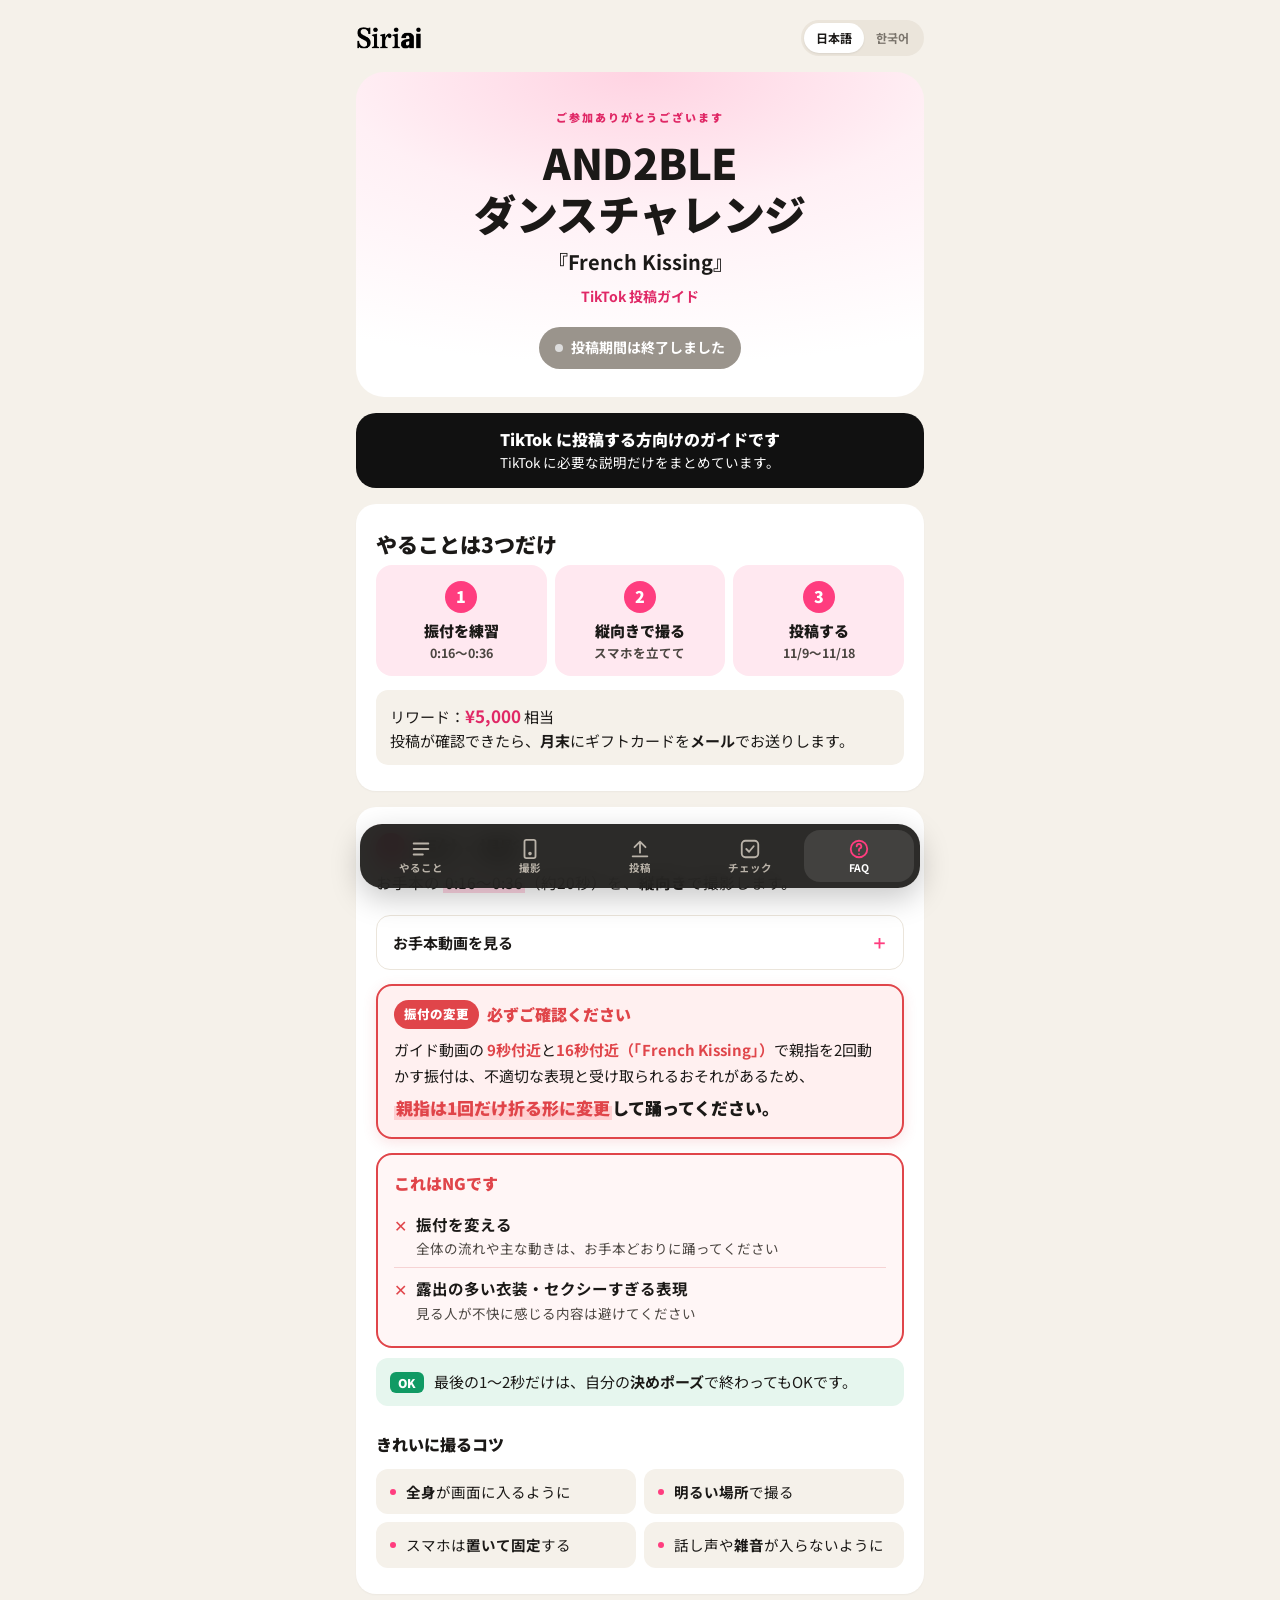
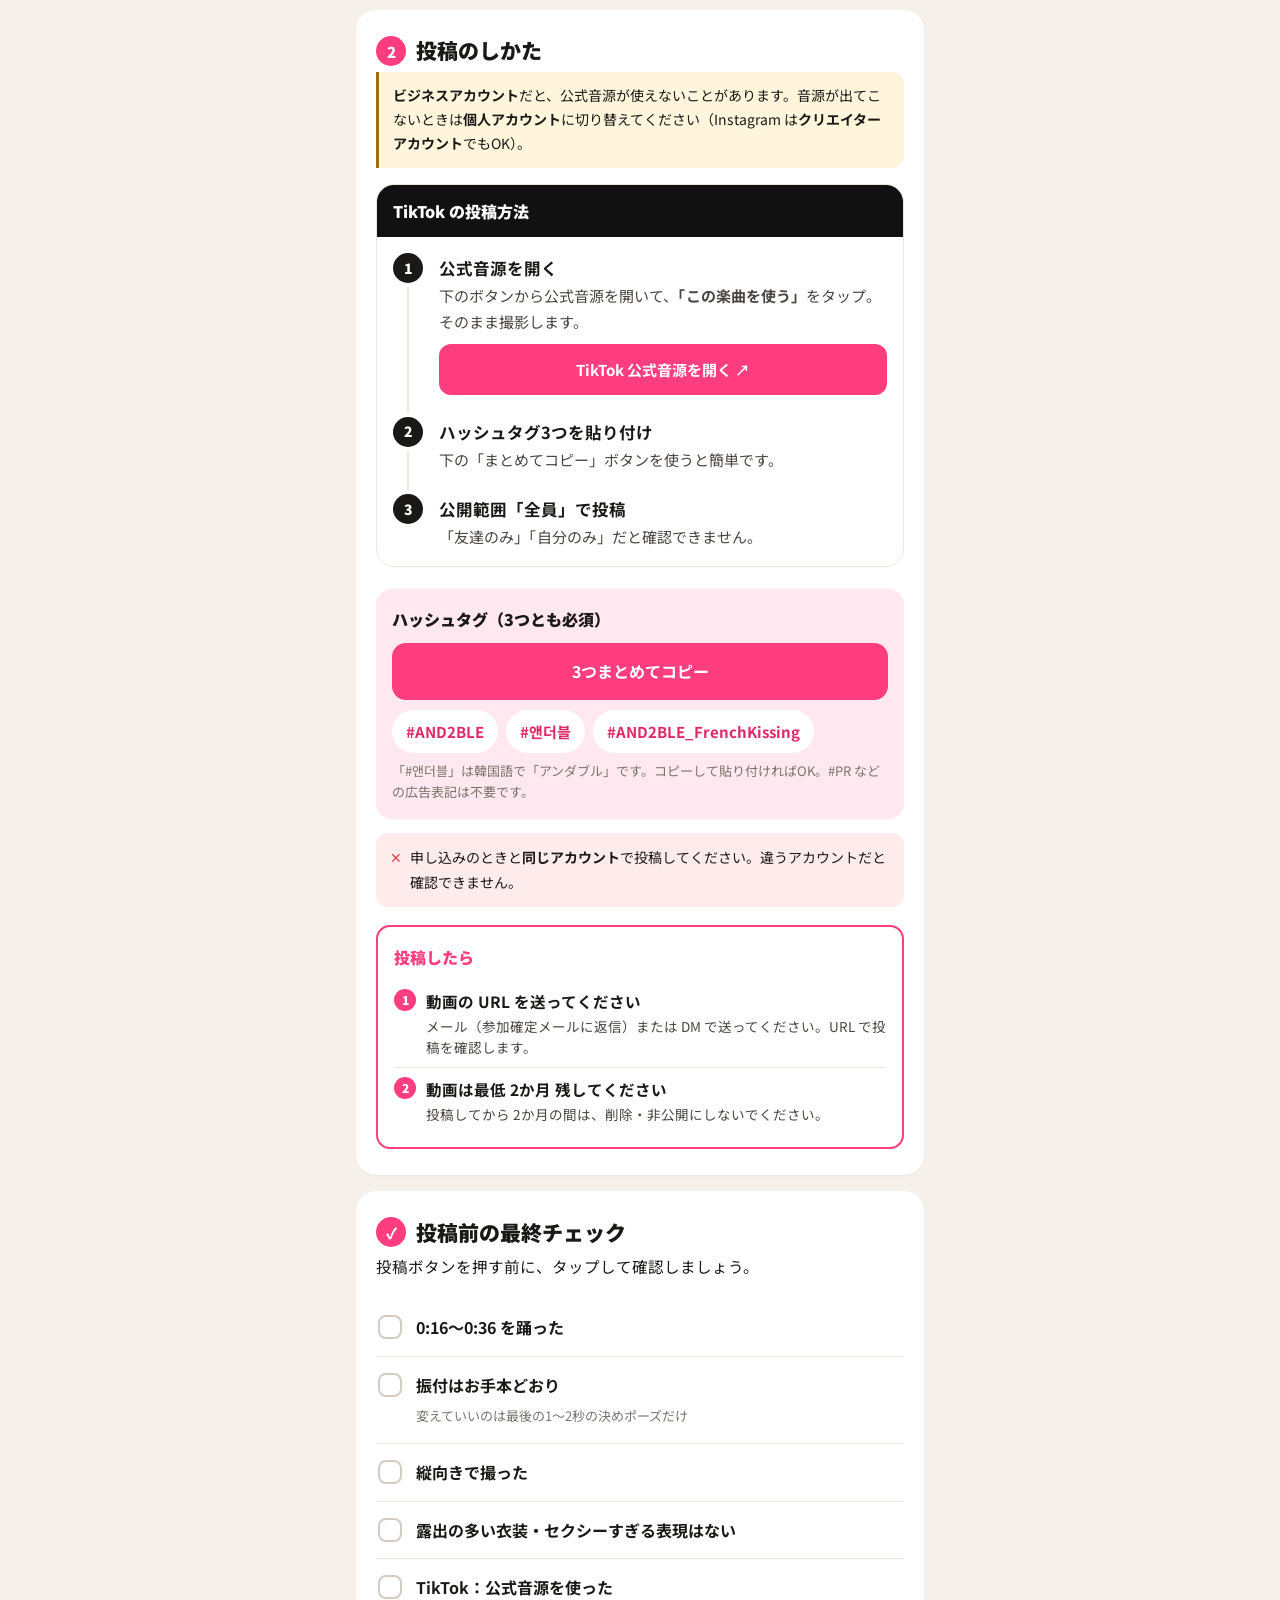
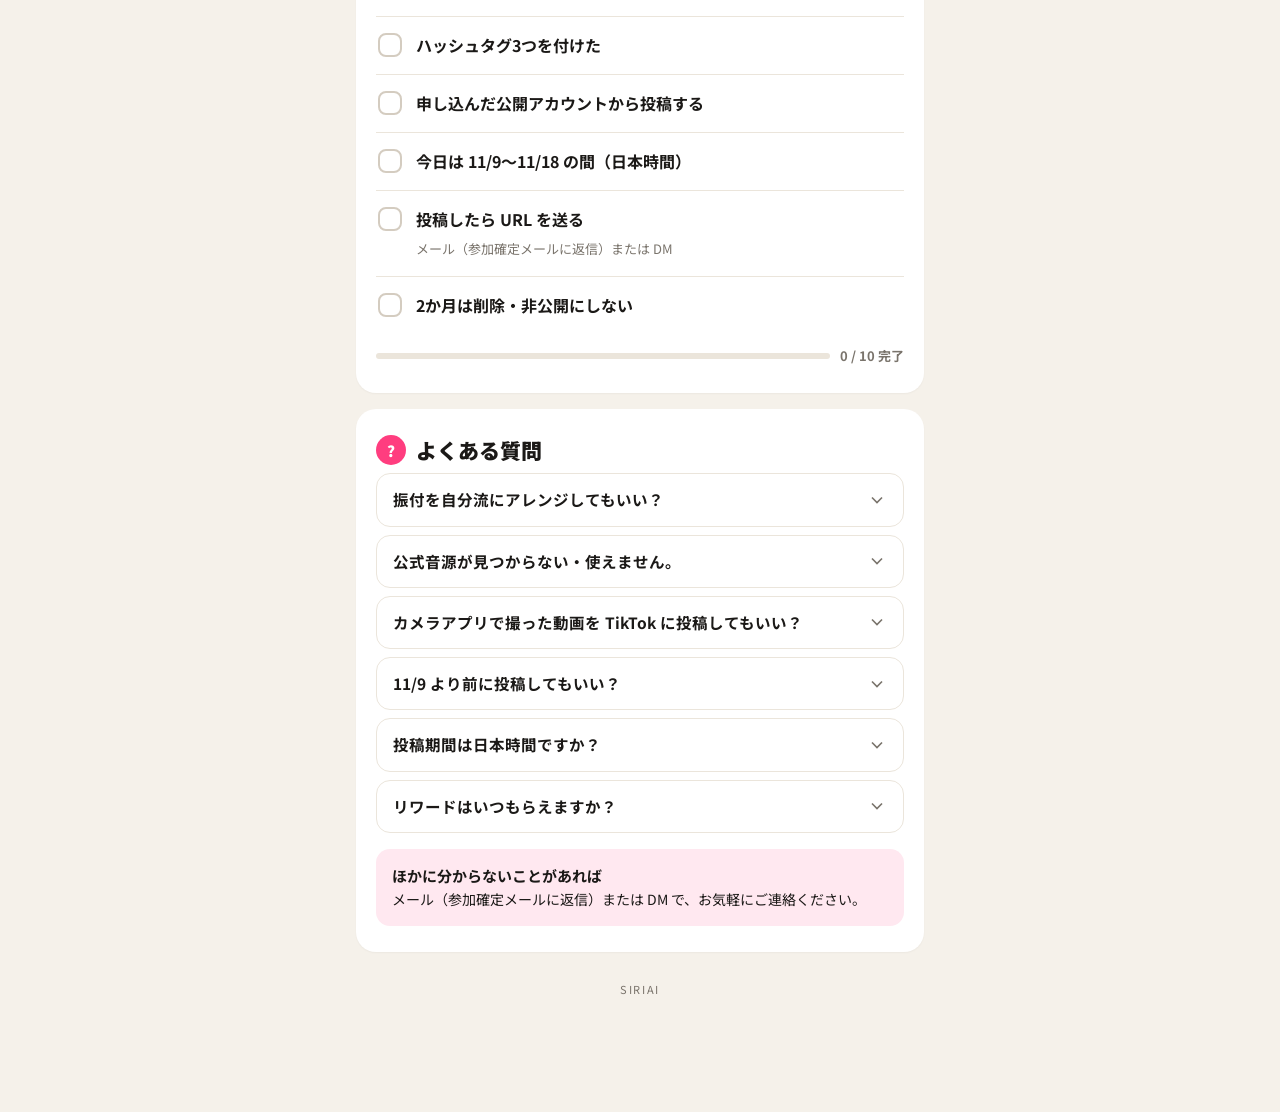
<file: guide-tt-ja.html>
<!doctype html>
<html lang="ja">
<head>
<meta charset="utf-8">
<meta name="viewport" content="width=device-width, initial-scale=1, viewport-fit=cover">
<title>AND2BLE TikTok 投稿ガイド</title>
<meta name="description" content="AND2BLE『French Kissing』ダンスチャレンジ 詳細ガイドライン・撮影・投稿・チェックリスト・FAQ">
<meta property="og:type" content="website">
<meta property="og:site_name" content="SIRIAI">
<meta property="og:title" content="AND2BLE『French Kissing』TikTok 投稿ガイド">
<meta property="og:description" content="撮影・投稿のしかた・チェックリスト・FAQ">
<meta property="og:url" content="https://and2ble-guideline.vercel.app/guide-tt-ja.html">
<meta property="og:image" content="https://and2ble-guideline.vercel.app/images/og-and2ble.jpg">
<meta property="og:image:width" content="1200">
<meta property="og:image:height" content="630">
<meta name="twitter:card" content="summary_large_image">
<link rel="preconnect" href="https://fonts.googleapis.com">
<link rel="preconnect" href="https://fonts.gstatic.com" crossorigin>
<link href="https://fonts.googleapis.com/css2?family=Noto+Sans+JP:wght@400;500;700;900&family=Noto+Sans+KR:wght@700&display=swap" rel="stylesheet">
<link rel="stylesheet" href="style.css?v=20261105d">
<link rel="stylesheet" href="guide.css?v=20261110a">
</head>
<body class="guide" data-plat="tt" data-plat-lock>
<div class="wrap">

  <div class="topbar">
    <img class="brand-logo" src="images/siriai-logo.png" alt="SIRIAI" width="118" height="43">
    <nav class="lang" aria-label="言語"><a class="on" href="guide-tt-ja.html" data-lang>日本語</a><a href="guide-tt-ko.html" data-lang>한국어</a></nav>
  </div>

  <header class="hero">
    <div class="eyebrow">ご参加ありがとうございます</div>
    <h1>AND2BLE<br>ダンスチャレンジ</h1>
    <div class="song">『French Kissing』</div>
    <div class="release">TikTok 投稿ガイド</div>
    <div class="status"><span class="dot"></span><span class="txt">投稿期間：11/9（月）〜 11/18（水）</span></div>
  </header>

  <!-- ===== どこに投稿？ ===== -->
  <p class="plat-only tt"><b>TikTok に投稿する方向けのガイドです</b>TikTok に必要な説明だけをまとめています。</p>

  <!-- ===== やることは3つ ===== -->
  <section class="card" id="start">
    <h2>やることは3つだけ</h2>
    <div class="quick3">
      <a href="#shoot"><span class="qn">1</span><b>振付を練習</b><small>0:16〜0:36</small></a>
      <a href="#shoot"><span class="qn">2</span><b>縦向きで撮る</b><small>スマホを立てて</small></a>
      <a href="#upload"><span class="qn">3</span><b>投稿する</b><small>11/9〜11/18</small></a>
    </div>
    <p class="start-reward">
      <span class="rw r-none">リワード：1本 <b class="amt">¥5,000</b> 相当 ／ 両方（条件あり） <b class="amt">¥12,000</b> 相当</span>
      <span class="rw r-tt">リワード：<b class="amt">¥5,000</b> 相当</span>
      <span class="rw r-ig">リワード：<b class="amt">¥5,000</b> 相当</span>
      <span class="rw r-both">リワード：<b class="amt">¥12,000</b> 相当（衣装と場所を両方変えた場合）</span>
      <br>投稿が確認できたら、<b>月末</b>にギフトカードを<b>メール</b>でお送りします。
    </p>
  </section>

  <!-- ===== 1. 振付・撮影 ===== -->
  <section class="card" id="shoot">
    <h2><span class="num">1</span>振付・撮影</h2>
    <p class="lead">お手本の <mark>0:16〜0:36</mark>（約20秒）を、<b>縦向き</b>で撮影します。</p>

    <details class="more">
      <summary>お手本動画を見る</summary>
      <div class="more-body">
        <div class="ref-frame"><iframe src="https://www.tiktok.com/player/v1/7703804359150226708?music_info=1&amp;description=1&amp;rel=0" title="AND2BLE French Kissing お手本動画" allow="autoplay; fullscreen; encrypted-media; picture-in-picture" allowfullscreen loading="lazy"></iframe></div>
        <a class="ex-link" href="https://www.tiktok.com/@and2ble/video/7703804359150226708" target="_blank" rel="noopener">TikTok アプリで見る ↗</a>
      </div>
    </details>

    <div class="fix-box">
      <div class="fix-title"><span class="fix-tag">振付の変更</span>必ずご確認ください</div>
      <p>ガイド動画の <b>9秒付近</b>と<b>16秒付近（「French Kissing」）</b>で親指を2回動かす振付は、不適切な表現と受け取られるおそれがあるため、</p>
      <p class="fix-main"><mark>親指は1回だけ折る形に変更</mark>して踊ってください。</p>
    </div>

    <div class="ng-box">
      <div class="ng-title">これはNGです</div>
      <ul>
        <li><b>振付を変える</b><small>全体の流れや主な動きは、お手本どおりに踊ってください</small></li>
        <li><b>露出の多い衣装・セクシーすぎる表現</b><small>見る人が不快に感じる内容は避けてください</small></li>
      </ul>
    </div>
    <p class="ok-line"><span class="ok-tag">OK</span><span>最後の1〜2秒だけは、自分の<b>決めポーズ</b>で終わってもOKです。</span></p>

    <h3 class="gh3">きれいに撮るコツ</h3>
    <ul class="tips">
      <li><p><b>全身</b>が画面に入るように</p></li>
      <li><p><b>明るい場所</b>で撮る</p></li>
      <li><p>スマホは<b>置いて固定</b>する</p></li>
      <li><p>話し声や<b>雑音</b>が入らないように</p></li>
    </ul>
  </section>

  <!-- ===== 2. 投稿 ===== -->
  <section class="card" id="upload" data-tab="tt">
    <h2><span class="num">2</span>投稿のしかた</h2>
    <p class="lead for-both">TikTok と Instagram で<b>音源の付け方が違います。</b>タブで切り替えてください。</p>
    <div class="up-tabs for-both" role="tablist">
      <button type="button" role="tab" data-up="tt" aria-selected="true">TikTok</button>
      <button type="button" role="tab" data-up="ig" aria-selected="false">Instagram</button>
    </div>

    <p class="why acct"><b>ビジネスアカウント</b>だと、公式音源が使えないことがあります。音源が出てこないときは<b>個人アカウント</b>に切り替えてください（Instagram は<b>クリエイターアカウント</b>でもOK）。</p>

    <div class="plat-block tt for-tt">
      <div class="plat-h">TikTok の投稿方法</div>
      <ol class="steps">
        <li><strong>公式音源を開く</strong><span class="d">下のボタンから公式音源を開いて、<b>「この楽曲を使う」</b>をタップ。そのまま撮影します。</span>
          <a class="step-btn" href="https://www.tiktok.com/music/French-Kissing-7694241938173904902" target="_blank" rel="noopener">TikTok 公式音源を開く ↗</a></li>
        <li><strong>ハッシュタグ3つを貼り付け</strong><span class="d">下の「まとめてコピー」ボタンを使うと簡単です。</span></li>
        <li><strong>公開範囲「全員」で投稿</strong><span class="d">「友達のみ」「自分のみ」だと確認できません。</span></li>
      </ol>
    </div>

    <div class="plat-block ig for-ig">
      <div class="plat-h">Instagram の投稿方法</div>
      <p class="why">Instagram の公式音源は、踊る部分と<b>はじまる位置がちがいます</b>。なので、<b>こちらで用意した mp3 音源</b>を使ってください。</p>
      <ol class="steps">
        <li><strong>mp3 音源で動画をつくる</strong><span class="d">どちらかの方法でOKです。</span>
          <div class="choice2">
            <div class="c2 rec"><span class="badge ok">おすすめ</span><b>A. 編集アプリで mp3 を入れる</b><p>音がいちばんきれいです。</p></div>
            <div class="c2"><span class="badge">かんたん</span><b>B. mp3 を大きく流して撮る</b><p>スピーカーで<b>大きな音</b>で流しながら撮影。</p></div>
          </div>
          <a class="step-btn dark" href="https://drive.google.com/file/d/1h6Pg3_yyoX73KgB7GPFnTbHb9s15nWI3/view?usp=sharing" target="_blank" rel="noopener">mp3 音源をダウンロード ↗</a></li>
        <li><strong>公式音源を追加 → 音量 0</strong><span class="d">リールの編集画面で『French Kissing』の<b>公式音源を追加</b>し、その<b>音量を 0（ミュート）</b>にしてください。動画に入れた mp3 の音だけが聞こえればOKです。<b>ほかの曲は追加しないでください。</b></span>
          <a class="step-btn" href="https://www.instagram.com/reels/audio/1516811300259149/" target="_blank" rel="noopener">Instagram 公式音源を開く ↗</a></li>
        <li><strong>ハッシュタグ3つを貼り付けて、リールで投稿</strong><span class="d">下の「まとめてコピー」ボタンを使うと簡単です。<b>公開アカウント</b>で投稿してください。</span></li>
      </ol>
      <a class="ex-link" href="https://www.instagram.com/reels/DfRFQjGRIow/" target="_blank" rel="noopener">AND2BLE 公式アカウントの投稿例を見る ↗</a>
    </div>

    <div class="tag-box">
      <h3 class="gh3">ハッシュタグ（3つとも必須）</h3>
      <button type="button" class="copy-all" data-copy="#AND2BLE #앤더블 #AND2BLE_FrenchKissing" data-copy-all>3つまとめてコピー</button>
      <div class="tags">
        <button type="button" class="tag" data-copy="#AND2BLE">#AND2BLE</button>
        <button type="button" class="tag" data-copy="#앤더블">#앤더블</button>
        <button type="button" class="tag" data-copy="#AND2BLE_FrenchKissing">#AND2BLE_FrenchKissing</button>
      </div>
      <p class="hint">「#앤더블」は韓国語で「アンダブル」です。コピーして貼り付ければOK。#PR などの広告表記は不要です。</p>
    </div>

    <div class="dont"><span>申し込みのときと<b>同じアカウント</b>で投稿してください。違うアカウントだと確認できません。</span></div>
    <div class="after-post">
      <h3 class="gh3">投稿したら</h3>
      <ol>
        <li><b>動画の URL を送ってください</b><span>メール（参加確定メールに返信）または DM で送ってください。URL で投稿を確認します。</span></li>
        <li><b>動画は最低 2か月 残してください</b><span>投稿してから 2か月の間は、削除・非公開にしないでください。</span></li>
      </ol>
    </div>
  </section>

  <!-- ===== 3. 両方に投稿 ===== -->
  <section class="card for-both" id="mirror">
    <h2><span class="num">3</span>両方に投稿する方へ</h2>
    <div class="must-banner">
      <div class="must-title">2本とも認定される条件</div>
      <p class="must-note"><span class="kw">衣装</span>と<span class="kw">場所</span>を<b>両方とも変える</b><br>どちらかが同じだと、<b>1本分（¥5,000相当）だけ</b>になります</p>
    </div>

    <div class="judge">
      <div class="j ok"><span class="jm">✓</span><p>衣装 <b>ちがう</b> ＋ 場所 <b>ちがう</b></p><b class="jr">2本とも認定</b></div>
      <div class="j ng"><span class="jm">✕</span><p>衣装か場所の<b>どちらかが同じ</b></p><b class="jr">1本だけ認定</b></div>
      <div class="j ng"><span class="jm">✕</span><p>同じ動画を両方に投稿</p><b class="jr">1本だけ認定</b></div>
    </div>

    <details class="more">
      <summary>過去のチャレンジの例を見る</summary>
      <div class="more-body">
        <div class="ex-cols">
          <div class="ex-col ok">
            <div class="ex-col-head"><span class="badge ok">✓ OK</span></div>
            <div data-examples="ok"></div>
          </div>
          <div class="ex-col ng">
            <div class="ex-col-head"><span class="badge ng">✕ NG</span></div>
            <div data-examples="ng"></div>
          </div>
        </div>
        <div class="ex-viewer" data-viewer hidden></div>
        <p class="hint">タップすると、TikTok と Instagram の動画が並んで表示されます。</p>
      </div>
    </details>
  </section>

  <!-- ===== チェックリスト ===== -->
  <section class="card" id="check">
    <h2><span class="num">✓</span>投稿前の最終チェック</h2>
    <p class="lead">投稿ボタンを押す前に、タップして確認しましょう。</p>
    <ul class="checklist">
      <li><label><input type="checkbox"><span class="box"></span><span class="t"><b>0:16〜0:36 を踊った</b></span></label></li>
      <li><label><input type="checkbox"><span class="box"></span><span class="t"><b>振付はお手本どおり</b><small>変えていいのは最後の1〜2秒の決めポーズだけ</small></span></label></li>
      <li><label><input type="checkbox"><span class="box"></span><span class="t"><b>縦向きで撮った</b></span></label></li>
      <li><label><input type="checkbox"><span class="box"></span><span class="t"><b>露出の多い衣装・セクシーすぎる表現はない</b></span></label></li>
      <li class="for-tt"><label><input type="checkbox"><span class="box"></span><span class="t"><b>TikTok：公式音源を使った</b></span></label></li>
      <li class="for-ig"><label><input type="checkbox"><span class="box"></span><span class="t"><b>Instagram：mp3 音源を使い、公式音源は音量 0 にした</b></span></label></li>
      <li><label><input type="checkbox"><span class="box"></span><span class="t"><b>ハッシュタグ3つを付けた</b></span></label></li>
      <li><label><input type="checkbox"><span class="box"></span><span class="t"><b>申し込んだ公開アカウントから投稿する</b></span></label></li>
      <li><label><input type="checkbox"><span class="box"></span><span class="t"><b>今日は 11/9〜11/18 の間（日本時間）</b></span></label></li>
      <li class="for-both"><label><input type="checkbox"><span class="box"></span><span class="t"><b>2本の動画で、衣装も場所も変えた</b></span></label></li>
      <li><label><input type="checkbox"><span class="box"></span><span class="t"><b>投稿したら URL を送る</b><small>メール（参加確定メールに返信）または DM</small></span></label></li>
      <li><label><input type="checkbox"><span class="box"></span><span class="t"><b>2か月は削除・非公開にしない</b></span></label></li>
    </ul>
    <div class="progress"><span class="track"><i></i></span><span class="txt"></span></div>
  </section>

  <!-- ===== FAQ ===== -->
  <section class="card" id="faq">
    <h2><span class="num">?</span>よくある質問</h2>
    <details class="acc faq for-ig"><summary>編集アプリを使ったことがありません。<svg class="chev" viewBox="0 0 24 24" fill="none" stroke="currentColor" stroke-width="2"><path d="M6 9l6 6 6-6"/></svg></summary>
      <div class="acc-body">大丈夫です。mp3 音源をスピーカーで<b>大きな音</b>で流しながら撮影する方法（方法 B）でもOKです。音楽がはっきり聞こえて、話し声などが入らないようにしてください。</div></details>
    <details class="acc faq for-ig"><summary>Instagram の公式音源を「ミュート」にするのはなぜ？<svg class="chev" viewBox="0 0 24 24" fill="none" stroke="currentColor" stroke-width="2"><path d="M6 9l6 6 6-6"/></svg></summary>
      <div class="acc-body">Instagram の公式音源は、踊る部分とはじまる位置が違うからです。音は動画に入れた mp3 を使い、公式音源は<b>追加するだけ</b>で、音量を 0 にしてください。</div></details>
    <details class="acc faq for-both"><summary>同じ動画を TikTok と Instagram 両方に投稿してもいい？<svg class="chev" viewBox="0 0 24 24" fill="none" stroke="currentColor" stroke-width="2"><path d="M6 9l6 6 6-6"/></svg></summary>
      <div class="acc-body">投稿はできますが、<b>1本分だけ</b>の認定になります。2本とも認定されるには、<b>衣装と場所を両方変えた</b>別の動画を投稿してください。</div></details>
    <details class="acc faq"><summary>振付を自分流にアレンジしてもいい？<svg class="chev" viewBox="0 0 24 24" fill="none" stroke="currentColor" stroke-width="2"><path d="M6 9l6 6 6-6"/></svg></summary>
      <div class="acc-body">振付の流れや主な動きは変えられません。ただし<b>最後の1〜2秒</b>は、自分の決めポーズやかんたんなジェスチャーで終わってOKです。</div></details>
    <details class="acc faq"><summary>公式音源が見つからない・使えません。<svg class="chev" viewBox="0 0 24 24" fill="none" stroke="currentColor" stroke-width="2"><path d="M6 9l6 6 6-6"/></svg></summary>
      <div class="acc-body"><b>ビジネスアカウント</b>だと使えないことがあります。<b>個人アカウント</b>（Instagram は<b>クリエイターアカウント</b>でもOK）に切り替えてから、ページのボタンからもう一度開いてください。</div></details>
    <details class="acc faq for-tt"><summary>カメラアプリで撮った動画を TikTok に投稿してもいい？<svg class="chev" viewBox="0 0 24 24" fill="none" stroke="currentColor" stroke-width="2"><path d="M6 9l6 6 6-6"/></svg></summary>
      <div class="acc-body">OKです。撮った動画を TikTok にアップロードして公式音源『French Kissing』を追加し、<b>踊りと音がぴったり合うように</b>位置を調整してください。撮影時の元の音は音量 0 にしてください。</div></details>
    <details class="acc faq"><summary>11/9 より前に投稿してもいい？<svg class="chev" viewBox="0 0 24 24" fill="none" stroke="currentColor" stroke-width="2"><path d="M6 9l6 6 6-6"/></svg></summary>
      <div class="acc-body">投稿期間（<b>11/9〜11/18・日本時間</b>）以外の投稿は確認の対象外です。必ず期間内に投稿してください。</div></details>
    <details class="acc faq"><summary>投稿期間は日本時間ですか？<svg class="chev" viewBox="0 0 24 24" fill="none" stroke="currentColor" stroke-width="2"><path d="M6 9l6 6 6-6"/></svg></summary>
      <div class="acc-body">はい、<b>日本時間</b>です。11月9日（月）0:00 から 11月18日（水）23:59 までに投稿してください。</div></details>
    <details class="acc faq"><summary>リワードはいつもらえますか？<svg class="chev" viewBox="0 0 24 24" fill="none" stroke="currentColor" stroke-width="2"><path d="M6 9l6 6 6-6"/></svg></summary>
      <div class="acc-body">URL を送っていただき投稿が確認できたら、<b>月末</b>に申し込みのときに選んだギフトカード（Apple・Google Play・楽天）を<b>メール</b>でお送りします。</div></details>
    <div class="contact-box"><b>ほかに分からないことがあれば</b>メール（参加確定メールに返信）または DM で、お気軽にご連絡ください。</div>
  </section>

  <footer>SIRIAI</footer>
</div>

<nav class="fnav" aria-label="ページメニュー">
  <a href="#start"><svg viewBox="0 0 24 24" fill="none" stroke="currentColor" stroke-width="2" stroke-linecap="round" stroke-linejoin="round"><path d="M4 6h16M4 12h16M4 18h10"/></svg>やること</a>
  <a href="#shoot" class="on"><svg viewBox="0 0 24 24" fill="none" stroke="currentColor" stroke-width="2" stroke-linecap="round" stroke-linejoin="round"><rect x="6" y="2" width="12" height="20" rx="2"/><circle cx="12" cy="17" r="1"/></svg>撮影</a>
  <a href="#upload"><svg viewBox="0 0 24 24" fill="none" stroke="currentColor" stroke-width="2" stroke-linecap="round" stroke-linejoin="round"><path d="M12 16V4M6 10l6-6 6 6M4 20h16"/></svg>投稿</a>
  <a href="#check"><svg viewBox="0 0 24 24" fill="none" stroke="currentColor" stroke-width="2" stroke-linecap="round" stroke-linejoin="round"><rect x="3" y="3" width="18" height="18" rx="4"/><path d="M8 12l3 3 5-6"/></svg>チェック</a>
  <a href="#faq"><svg viewBox="0 0 24 24" fill="none" stroke="currentColor" stroke-width="2" stroke-linecap="round" stroke-linejoin="round"><circle cx="12" cy="12" r="9"/><path d="M9.5 9a2.5 2.5 0 1 1 3.5 2.3c-.6.3-1 .8-1 1.5V14M12 17.5v.01"/></svg>FAQ</a>
</nav>

<script src="app.js?v=20261106d"></script>
<script src="guide.js?v=20261109a"></script>
</body>
</html>
</file>
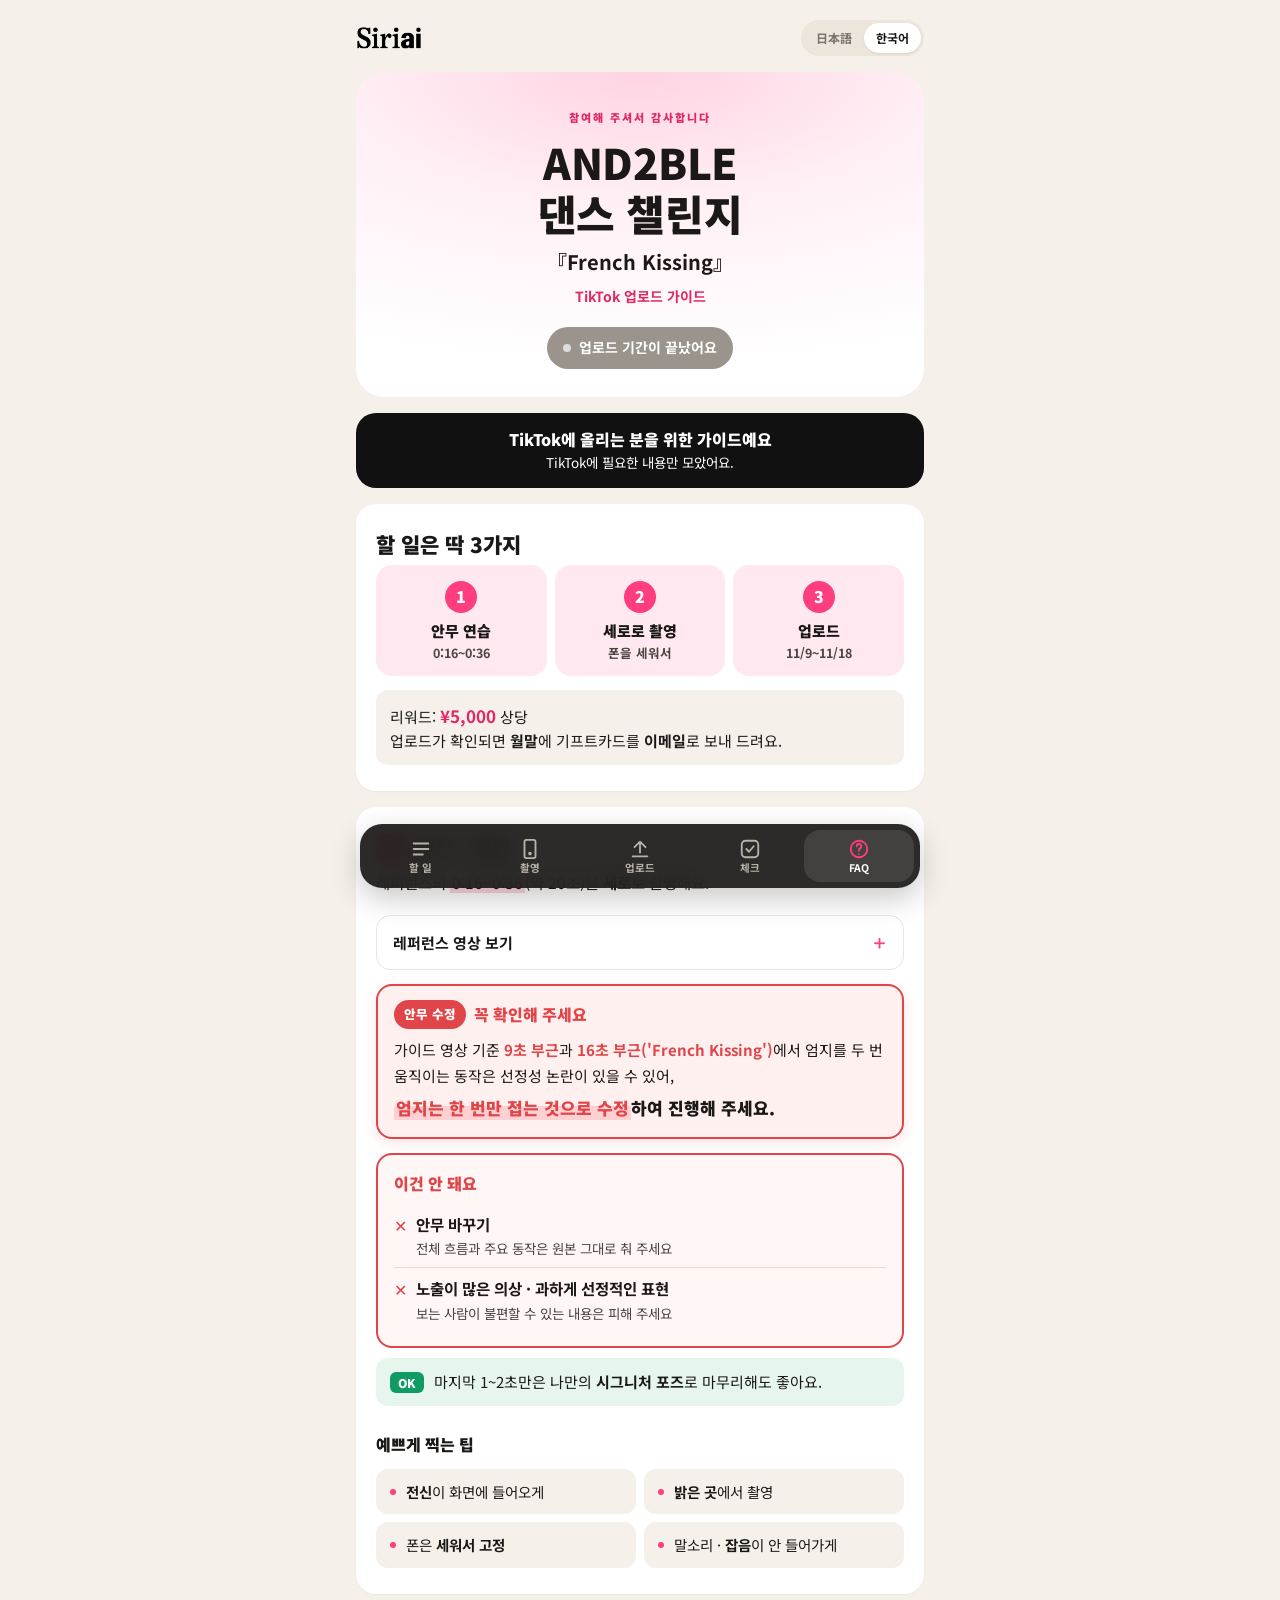
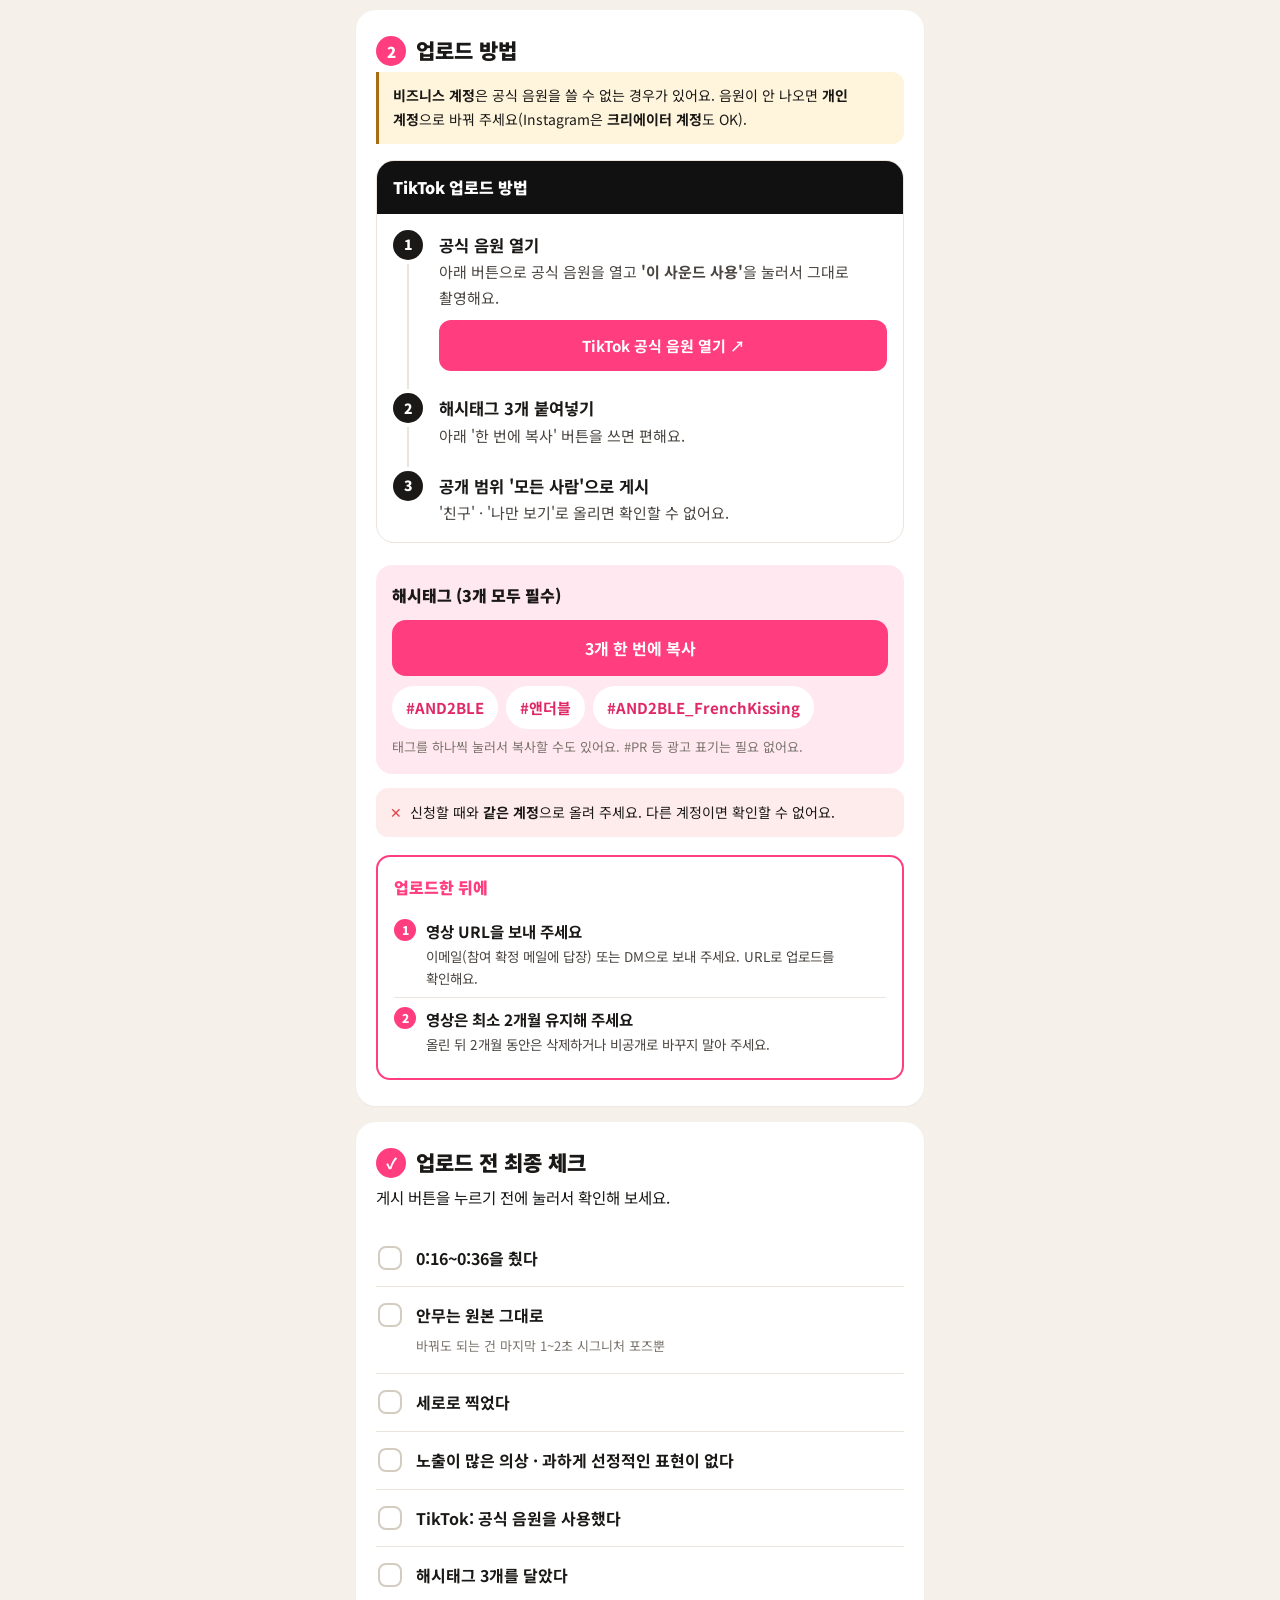
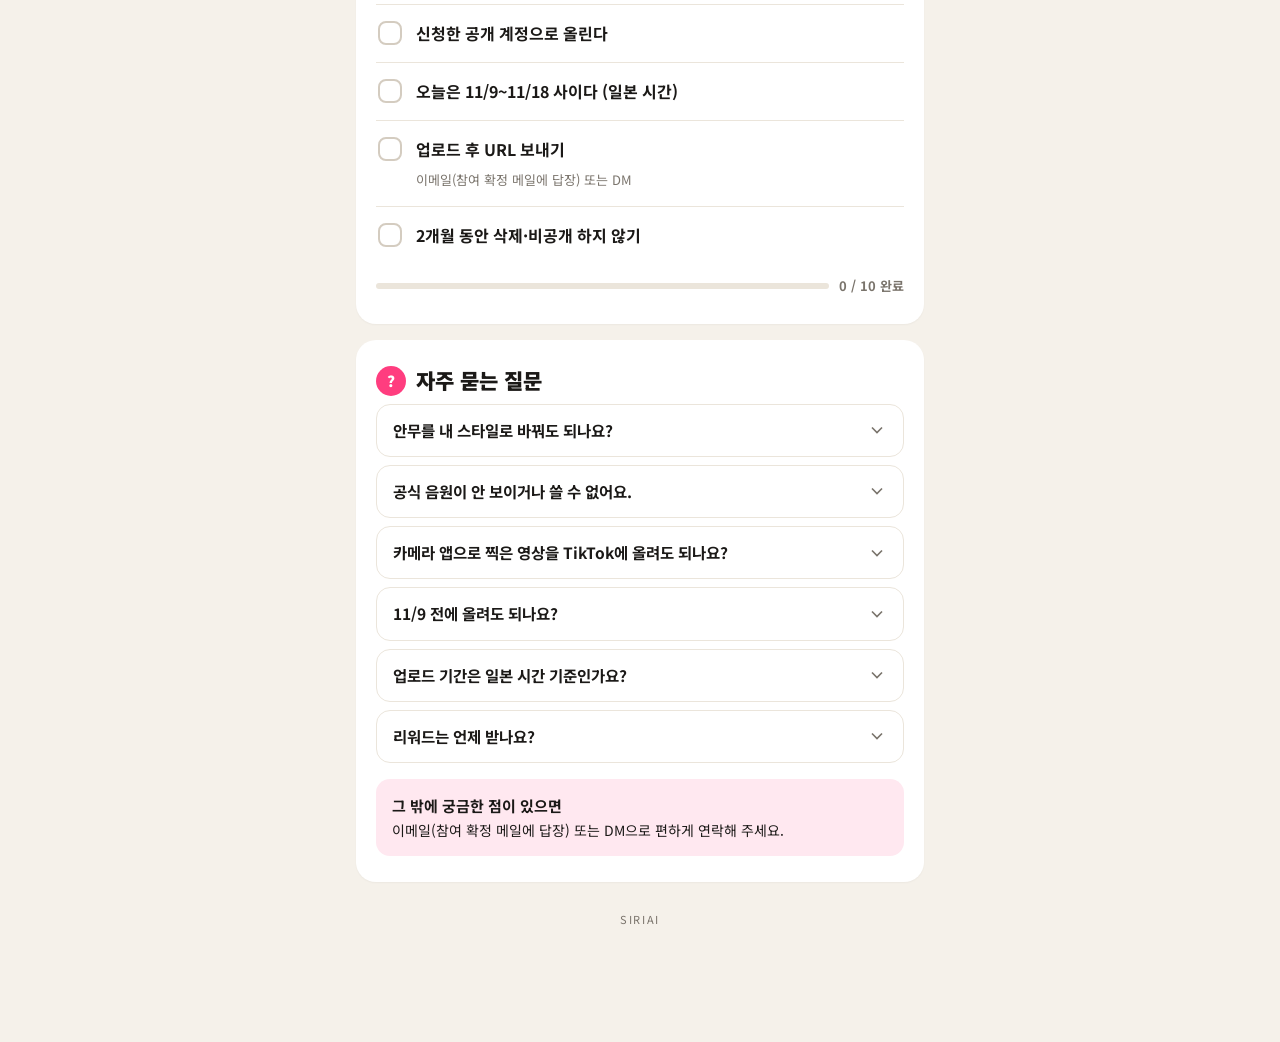
<file: guide-tt-ko.html>
<!doctype html>
<html lang="ko">
<head>
<meta charset="utf-8">
<meta name="viewport" content="width=device-width, initial-scale=1, viewport-fit=cover">
<title>AND2BLE TikTok 업로드 가이드</title>
<meta name="description" content="AND2BLE『French Kissing』댄스 챌린지 상세 가이드라인 · 촬영 · 업로드 · 체크리스트 · FAQ">
<meta property="og:type" content="website">
<meta property="og:site_name" content="SIRIAI">
<meta property="og:title" content="AND2BLE『French Kissing』TikTok 업로드 가이드">
<meta property="og:description" content="촬영 · 업로드 방법 · 체크리스트 · FAQ">
<meta property="og:url" content="https://and2ble-guideline.vercel.app/guide-tt-ko.html">
<meta property="og:image" content="https://and2ble-guideline.vercel.app/images/og-and2ble.jpg">
<meta property="og:image:width" content="1200">
<meta property="og:image:height" content="630">
<meta name="twitter:card" content="summary_large_image">
<link rel="preconnect" href="https://fonts.googleapis.com">
<link rel="preconnect" href="https://fonts.gstatic.com" crossorigin>
<link href="https://fonts.googleapis.com/css2?family=Noto+Sans+KR:wght@400;500;700;900&display=swap" rel="stylesheet">
<link rel="stylesheet" href="style.css?v=20261105d">
<link rel="stylesheet" href="guide.css?v=20261110a">
</head>
<body class="guide" data-plat="tt" data-plat-lock>
<div class="wrap">

  <div class="topbar">
    <img class="brand-logo" src="images/siriai-logo.png" alt="SIRIAI" width="118" height="43">
    <nav class="lang" aria-label="언어"><a href="guide-tt-ja.html" data-lang>日本語</a><a class="on" href="guide-tt-ko.html" data-lang>한국어</a></nav>
  </div>

  <header class="hero">
    <div class="eyebrow">참여해 주셔서 감사합니다</div>
    <h1>AND2BLE<br>댄스 챌린지</h1>
    <div class="song">『French Kissing』</div>
    <div class="release">TikTok 업로드 가이드</div>
    <div class="status"><span class="dot"></span><span class="txt">업로드 기간: 11/9(월) ~ 11/18(수)</span></div>
  </header>

  <!-- ===== 어디에 올리세요? ===== -->
  <p class="plat-only tt"><b>TikTok에 올리는 분을 위한 가이드예요</b>TikTok에 필요한 내용만 모았어요.</p>

  <!-- ===== 할 일 3가지 ===== -->
  <section class="card" id="start">
    <h2>할 일은 딱 3가지</h2>
    <div class="quick3">
      <a href="#shoot"><span class="qn">1</span><b>안무 연습</b><small>0:16~0:36</small></a>
      <a href="#shoot"><span class="qn">2</span><b>세로로 촬영</b><small>폰을 세워서</small></a>
      <a href="#upload"><span class="qn">3</span><b>업로드</b><small>11/9~11/18</small></a>
    </div>
    <p class="start-reward">
      <span class="rw r-none">리워드: 1개 <b class="amt">¥5,000</b> 상당 / 두 곳(조건 있음) <b class="amt">¥12,000</b> 상당</span>
      <span class="rw r-tt">리워드: <b class="amt">¥5,000</b> 상당</span>
      <span class="rw r-ig">리워드: <b class="amt">¥5,000</b> 상당</span>
      <span class="rw r-both">리워드: <b class="amt">¥12,000</b> 상당 (의상과 장소를 둘 다 바꾼 경우)</span>
      <br>업로드가 확인되면 <b>월말</b>에 기프트카드를 <b>이메일</b>로 보내 드려요.
    </p>
  </section>

  <!-- ===== 1. 안무 · 촬영 ===== -->
  <section class="card" id="shoot">
    <h2><span class="num">1</span>안무 · 촬영</h2>
    <p class="lead">레퍼런스의 <mark>0:16~0:36</mark>(약 20초)을 <b>세로</b>로 촬영해요.</p>

    <details class="more">
      <summary>레퍼런스 영상 보기</summary>
      <div class="more-body">
        <div class="ref-frame"><iframe src="https://www.tiktok.com/player/v1/7703804359150226708?music_info=1&amp;description=1&amp;rel=0" title="AND2BLE French Kissing 레퍼런스 영상" allow="autoplay; fullscreen; encrypted-media; picture-in-picture" allowfullscreen loading="lazy"></iframe></div>
        <a class="ex-link" href="https://www.tiktok.com/@and2ble/video/7703804359150226708" target="_blank" rel="noopener">TikTok 앱에서 보기 ↗</a>
      </div>
    </details>

    <div class="fix-box">
      <div class="fix-title"><span class="fix-tag">안무 수정</span>꼭 확인해 주세요</div>
      <p>가이드 영상 기준 <b>9초 부근</b>과 <b>16초 부근('French Kissing')</b>에서 엄지를 두 번 움직이는 동작은 선정성 논란이 있을 수 있어,</p>
      <p class="fix-main"><mark>엄지는 한 번만 접는 것으로 수정</mark>하여 진행해 주세요.</p>
    </div>

    <div class="ng-box">
      <div class="ng-title">이건 안 돼요</div>
      <ul>
        <li><b>안무 바꾸기</b><small>전체 흐름과 주요 동작은 원본 그대로 춰 주세요</small></li>
        <li><b>노출이 많은 의상 · 과하게 선정적인 표현</b><small>보는 사람이 불편할 수 있는 내용은 피해 주세요</small></li>
      </ul>
    </div>
    <p class="ok-line"><span class="ok-tag">OK</span><span>마지막 1~2초만은 나만의 <b>시그니처 포즈</b>로 마무리해도 좋아요.</span></p>

    <h3 class="gh3">예쁘게 찍는 팁</h3>
    <ul class="tips">
      <li><p><b>전신</b>이 화면에 들어오게</p></li>
      <li><p><b>밝은 곳</b>에서 촬영</p></li>
      <li><p>폰은 <b>세워서 고정</b></p></li>
      <li><p>말소리 · <b>잡음</b>이 안 들어가게</p></li>
    </ul>
  </section>

  <!-- ===== 2. 업로드 ===== -->
  <section class="card" id="upload" data-tab="tt">
    <h2><span class="num">2</span>업로드 방법</h2>
    <p class="lead for-both">TikTok과 Instagram은 <b>음원 넣는 방법이 달라요.</b> 탭을 눌러 확인해 주세요.</p>
    <div class="up-tabs for-both" role="tablist">
      <button type="button" role="tab" data-up="tt" aria-selected="true">TikTok</button>
      <button type="button" role="tab" data-up="ig" aria-selected="false">Instagram</button>
    </div>

    <p class="why acct"><b>비즈니스 계정</b>은 공식 음원을 쓸 수 없는 경우가 있어요. 음원이 안 나오면 <b>개인 계정</b>으로 바꿔 주세요(Instagram은 <b>크리에이터 계정</b>도 OK).</p>

    <div class="plat-block tt for-tt">
      <div class="plat-h">TikTok 업로드 방법</div>
      <ol class="steps">
        <li><strong>공식 음원 열기</strong><span class="d">아래 버튼으로 공식 음원을 열고 <b>'이 사운드 사용'</b>을 눌러서 그대로 촬영해요.</span>
          <a class="step-btn" href="https://www.tiktok.com/music/French-Kissing-7694241938173904902" target="_blank" rel="noopener">TikTok 공식 음원 열기 ↗</a></li>
        <li><strong>해시태그 3개 붙여넣기</strong><span class="d">아래 '한 번에 복사' 버튼을 쓰면 편해요.</span></li>
        <li><strong>공개 범위 '모든 사람'으로 게시</strong><span class="d">'친구' · '나만 보기'로 올리면 확인할 수 없어요.</span></li>
      </ol>
    </div>

    <div class="plat-block ig for-ig">
      <div class="plat-h">Instagram 업로드 방법</div>
      <p class="why">Instagram 공식 음원은 춤추는 구간과 <b>시작 위치가 달라요</b>. 그래서 <b>저희가 드리는 mp3 음원</b>을 사용해 주세요.</p>
      <ol class="steps">
        <li><strong>mp3 음원으로 영상 만들기</strong><span class="d">둘 중 편한 방법으로 하면 돼요.</span>
          <div class="choice2">
            <div class="c2 rec"><span class="badge ok">추천</span><b>A. 편집 앱으로 mp3 넣기</b><p>소리가 가장 깨끗해요.</p></div>
            <div class="c2"><span class="badge">간단</span><b>B. mp3를 크게 틀고 촬영</b><p>스피커로 <b>크게</b> 틀어 놓고 촬영.</p></div>
          </div>
          <a class="step-btn dark" href="https://drive.google.com/file/d/1h6Pg3_yyoX73KgB7GPFnTbHb9s15nWI3/view?usp=sharing" target="_blank" rel="noopener">mp3 음원 다운로드 ↗</a></li>
        <li><strong>공식 음원 추가 → 볼륨 0</strong><span class="d">릴스 편집 화면에서 『French Kissing』 <b>공식 음원을 추가</b>하고, 그 음원의 <b>볼륨을 0(음소거)</b>으로 해 주세요. 영상에 넣은 mp3 소리만 들리면 OK예요. <b>다른 음악은 추가하지 마세요.</b></span>
          <a class="step-btn" href="https://www.instagram.com/reels/audio/1516811300259149/" target="_blank" rel="noopener">Instagram 공식 음원 열기 ↗</a></li>
        <li><strong>해시태그 3개 붙여넣고 릴스로 게시</strong><span class="d">아래 '한 번에 복사' 버튼을 쓰면 편해요. <b>공개 계정</b>으로 올려 주세요.</span></li>
      </ol>
      <a class="ex-link" href="https://www.instagram.com/reels/DfRFQjGRIow/" target="_blank" rel="noopener">AND2BLE 공식 계정 업로드 예시 보기 ↗</a>
    </div>

    <div class="tag-box">
      <h3 class="gh3">해시태그 (3개 모두 필수)</h3>
      <button type="button" class="copy-all" data-copy="#AND2BLE #앤더블 #AND2BLE_FrenchKissing" data-copy-all>3개 한 번에 복사</button>
      <div class="tags">
        <button type="button" class="tag" data-copy="#AND2BLE">#AND2BLE</button>
        <button type="button" class="tag" data-copy="#앤더블">#앤더블</button>
        <button type="button" class="tag" data-copy="#AND2BLE_FrenchKissing">#AND2BLE_FrenchKissing</button>
      </div>
      <p class="hint">태그를 하나씩 눌러서 복사할 수도 있어요. #PR 등 광고 표기는 필요 없어요.</p>
    </div>

    <div class="dont"><span>신청할 때와 <b>같은 계정</b>으로 올려 주세요. 다른 계정이면 확인할 수 없어요.</span></div>
    <div class="after-post">
      <h3 class="gh3">업로드한 뒤에</h3>
      <ol>
        <li><b>영상 URL을 보내 주세요</b><span>이메일(참여 확정 메일에 답장) 또는 DM으로 보내 주세요. URL로 업로드를 확인해요.</span></li>
        <li><b>영상은 최소 2개월 유지해 주세요</b><span>올린 뒤 2개월 동안은 삭제하거나 비공개로 바꾸지 말아 주세요.</span></li>
      </ol>
    </div>
  </section>

  <!-- ===== 3. 두 곳 업로드 ===== -->
  <section class="card for-both" id="mirror">
    <h2><span class="num">3</span>두 곳에 올리는 분께</h2>
    <div class="must-banner">
      <div class="must-title">2개 모두 인정받는 조건</div>
      <p class="must-note"><span class="kw">의상</span>과 <span class="kw">장소</span>를 <b>둘 다 바꾸기</b><br>하나라도 같으면 <b>1개분(¥5,000 상당)만</b> 인정돼요</p>
    </div>

    <div class="judge">
      <div class="j ok"><span class="jm">✓</span><p>의상 <b>다름</b> + 장소 <b>다름</b></p><b class="jr">2개 모두 인정</b></div>
      <div class="j ng"><span class="jm">✕</span><p>의상이나 장소 중 <b>하나라도 같음</b></p><b class="jr">1개만 인정</b></div>
      <div class="j ng"><span class="jm">✕</span><p>같은 영상을 두 곳에 올림</p><b class="jr">1개만 인정</b></div>
    </div>

    <details class="more">
      <summary>이전 챌린지 예시 보기</summary>
      <div class="more-body">
        <div class="ex-cols">
          <div class="ex-col ok">
            <div class="ex-col-head"><span class="badge ok">✓ OK</span></div>
            <div data-examples="ok"></div>
          </div>
          <div class="ex-col ng">
            <div class="ex-col-head"><span class="badge ng">✕ NG</span></div>
            <div data-examples="ng"></div>
          </div>
        </div>
        <div class="ex-viewer" data-viewer hidden></div>
        <p class="hint">누르면 TikTok과 Instagram 영상이 나란히 열려요.</p>
      </div>
    </details>
  </section>

  <!-- ===== 체크리스트 ===== -->
  <section class="card" id="check">
    <h2><span class="num">✓</span>업로드 전 최종 체크</h2>
    <p class="lead">게시 버튼을 누르기 전에 눌러서 확인해 보세요.</p>
    <ul class="checklist">
      <li><label><input type="checkbox"><span class="box"></span><span class="t"><b>0:16~0:36을 췄다</b></span></label></li>
      <li><label><input type="checkbox"><span class="box"></span><span class="t"><b>안무는 원본 그대로</b><small>바꿔도 되는 건 마지막 1~2초 시그니처 포즈뿐</small></span></label></li>
      <li><label><input type="checkbox"><span class="box"></span><span class="t"><b>세로로 찍었다</b></span></label></li>
      <li><label><input type="checkbox"><span class="box"></span><span class="t"><b>노출이 많은 의상 · 과하게 선정적인 표현이 없다</b></span></label></li>
      <li class="for-tt"><label><input type="checkbox"><span class="box"></span><span class="t"><b>TikTok: 공식 음원을 사용했다</b></span></label></li>
      <li class="for-ig"><label><input type="checkbox"><span class="box"></span><span class="t"><b>Instagram: mp3 음원을 쓰고, 공식 음원은 볼륨 0으로 했다</b></span></label></li>
      <li><label><input type="checkbox"><span class="box"></span><span class="t"><b>해시태그 3개를 달았다</b></span></label></li>
      <li><label><input type="checkbox"><span class="box"></span><span class="t"><b>신청한 공개 계정으로 올린다</b></span></label></li>
      <li><label><input type="checkbox"><span class="box"></span><span class="t"><b>오늘은 11/9~11/18 사이다 (일본 시간)</b></span></label></li>
      <li class="for-both"><label><input type="checkbox"><span class="box"></span><span class="t"><b>영상 2개의 의상도 장소도 바꿨다</b></span></label></li>
      <li><label><input type="checkbox"><span class="box"></span><span class="t"><b>업로드 후 URL 보내기</b><small>이메일(참여 확정 메일에 답장) 또는 DM</small></span></label></li>
      <li><label><input type="checkbox"><span class="box"></span><span class="t"><b>2개월 동안 삭제·비공개 하지 않기</b></span></label></li>
    </ul>
    <div class="progress"><span class="track"><i></i></span><span class="txt"></span></div>
  </section>

  <!-- ===== FAQ ===== -->
  <section class="card" id="faq">
    <h2><span class="num">?</span>자주 묻는 질문</h2>
    <details class="acc faq for-ig"><summary>편집 앱을 써 본 적이 없어요.<svg class="chev" viewBox="0 0 24 24" fill="none" stroke="currentColor" stroke-width="2"><path d="M6 9l6 6 6-6"/></svg></summary>
      <div class="acc-body">괜찮아요. mp3 음원을 스피커로 <b>크게</b> 틀어 놓고 촬영하는 방법(방법 B)도 OK예요. 음악이 또렷하게 들리고 말소리 등이 섞이지 않게 해 주세요.</div></details>
    <details class="acc faq for-ig"><summary>Instagram 공식 음원을 왜 음소거하나요?<svg class="chev" viewBox="0 0 24 24" fill="none" stroke="currentColor" stroke-width="2"><path d="M6 9l6 6 6-6"/></svg></summary>
      <div class="acc-body">Instagram 공식 음원은 춤추는 구간과 시작 위치가 다르기 때문이에요. 소리는 영상에 넣은 mp3를 쓰고, 공식 음원은 <b>추가만</b> 하고 볼륨을 0으로 해 주세요.</div></details>
    <details class="acc faq for-both"><summary>같은 영상을 TikTok과 Instagram 둘 다 올려도 되나요?<svg class="chev" viewBox="0 0 24 24" fill="none" stroke="currentColor" stroke-width="2"><path d="M6 9l6 6 6-6"/></svg></summary>
      <div class="acc-body">올릴 수는 있지만 <b>1개분만</b> 인정돼요. 2개 모두 인정받으려면 <b>의상과 장소를 둘 다 바꾼</b> 다른 영상을 올려 주세요.</div></details>
    <details class="acc faq"><summary>안무를 내 스타일로 바꿔도 되나요?<svg class="chev" viewBox="0 0 24 24" fill="none" stroke="currentColor" stroke-width="2"><path d="M6 9l6 6 6-6"/></svg></summary>
      <div class="acc-body">안무 흐름과 주요 동작은 바꿀 수 없어요. 단, <b>마지막 1~2초</b>는 나만의 시그니처 포즈나 간단한 제스처로 마무리해도 괜찮아요.</div></details>
    <details class="acc faq"><summary>공식 음원이 안 보이거나 쓸 수 없어요.<svg class="chev" viewBox="0 0 24 24" fill="none" stroke="currentColor" stroke-width="2"><path d="M6 9l6 6 6-6"/></svg></summary>
      <div class="acc-body"><b>비즈니스 계정</b>이면 쓸 수 없는 경우가 있어요. <b>개인 계정</b>(Instagram은 <b>크리에이터 계정</b>도 OK)으로 바꾼 뒤, 페이지의 버튼으로 다시 열어 주세요.</div></details>
    <details class="acc faq for-tt"><summary>카메라 앱으로 찍은 영상을 TikTok에 올려도 되나요?<svg class="chev" viewBox="0 0 24 24" fill="none" stroke="currentColor" stroke-width="2"><path d="M6 9l6 6 6-6"/></svg></summary>
      <div class="acc-body">네, 괜찮아요. 찍은 영상을 TikTok에 올리고 공식 음원 『French Kissing』을 추가한 뒤, <b>춤과 음악이 딱 맞도록</b> 위치를 조정해 주세요. 촬영할 때 들어간 원래 소리는 볼륨 0으로 해 주세요.</div></details>
    <details class="acc faq"><summary>11/9 전에 올려도 되나요?<svg class="chev" viewBox="0 0 24 24" fill="none" stroke="currentColor" stroke-width="2"><path d="M6 9l6 6 6-6"/></svg></summary>
      <div class="acc-body">업로드 기간(<b>11/9~11/18 · 일본 시간</b>) 밖에 올린 영상은 확인 대상이 아니에요. 꼭 기간 안에 올려 주세요.</div></details>
    <details class="acc faq"><summary>업로드 기간은 일본 시간 기준인가요?<svg class="chev" viewBox="0 0 24 24" fill="none" stroke="currentColor" stroke-width="2"><path d="M6 9l6 6 6-6"/></svg></summary>
      <div class="acc-body">네, <b>일본 시간</b> 기준이에요. 11월 9일(월) 0시부터 11월 18일(수) 23시 59분까지 올려 주세요.</div></details>
    <details class="acc faq"><summary>리워드는 언제 받나요?<svg class="chev" viewBox="0 0 24 24" fill="none" stroke="currentColor" stroke-width="2"><path d="M6 9l6 6 6-6"/></svg></summary>
      <div class="acc-body">URL을 보내 주시고 업로드가 확인되면, <b>월말</b>에 신청할 때 고른 기프트카드(Apple · Google Play · 라쿠텐)를 <b>이메일</b>로 보내 드려요.</div></details>
    <div class="contact-box"><b>그 밖에 궁금한 점이 있으면</b>이메일(참여 확정 메일에 답장) 또는 DM으로 편하게 연락해 주세요.</div>
  </section>

  <footer>SIRIAI</footer>
</div>

<nav class="fnav" aria-label="페이지 메뉴">
  <a href="#start"><svg viewBox="0 0 24 24" fill="none" stroke="currentColor" stroke-width="2" stroke-linecap="round" stroke-linejoin="round"><path d="M4 6h16M4 12h16M4 18h10"/></svg>할 일</a>
  <a href="#shoot" class="on"><svg viewBox="0 0 24 24" fill="none" stroke="currentColor" stroke-width="2" stroke-linecap="round" stroke-linejoin="round"><rect x="6" y="2" width="12" height="20" rx="2"/><circle cx="12" cy="17" r="1"/></svg>촬영</a>
  <a href="#upload"><svg viewBox="0 0 24 24" fill="none" stroke="currentColor" stroke-width="2" stroke-linecap="round" stroke-linejoin="round"><path d="M12 16V4M6 10l6-6 6 6M4 20h16"/></svg>업로드</a>
  <a href="#check"><svg viewBox="0 0 24 24" fill="none" stroke="currentColor" stroke-width="2" stroke-linecap="round" stroke-linejoin="round"><rect x="3" y="3" width="18" height="18" rx="4"/><path d="M8 12l3 3 5-6"/></svg>체크</a>
  <a href="#faq"><svg viewBox="0 0 24 24" fill="none" stroke="currentColor" stroke-width="2" stroke-linecap="round" stroke-linejoin="round"><circle cx="12" cy="12" r="9"/><path d="M9.5 9a2.5 2.5 0 1 1 3.5 2.3c-.6.3-1 .8-1 1.5V14M12 17.5v.01"/></svg>FAQ</a>
</nav>

<script src="app.js?v=20261106d"></script>
<script src="guide.js?v=20261109a"></script>
</body>
</html>
</file>
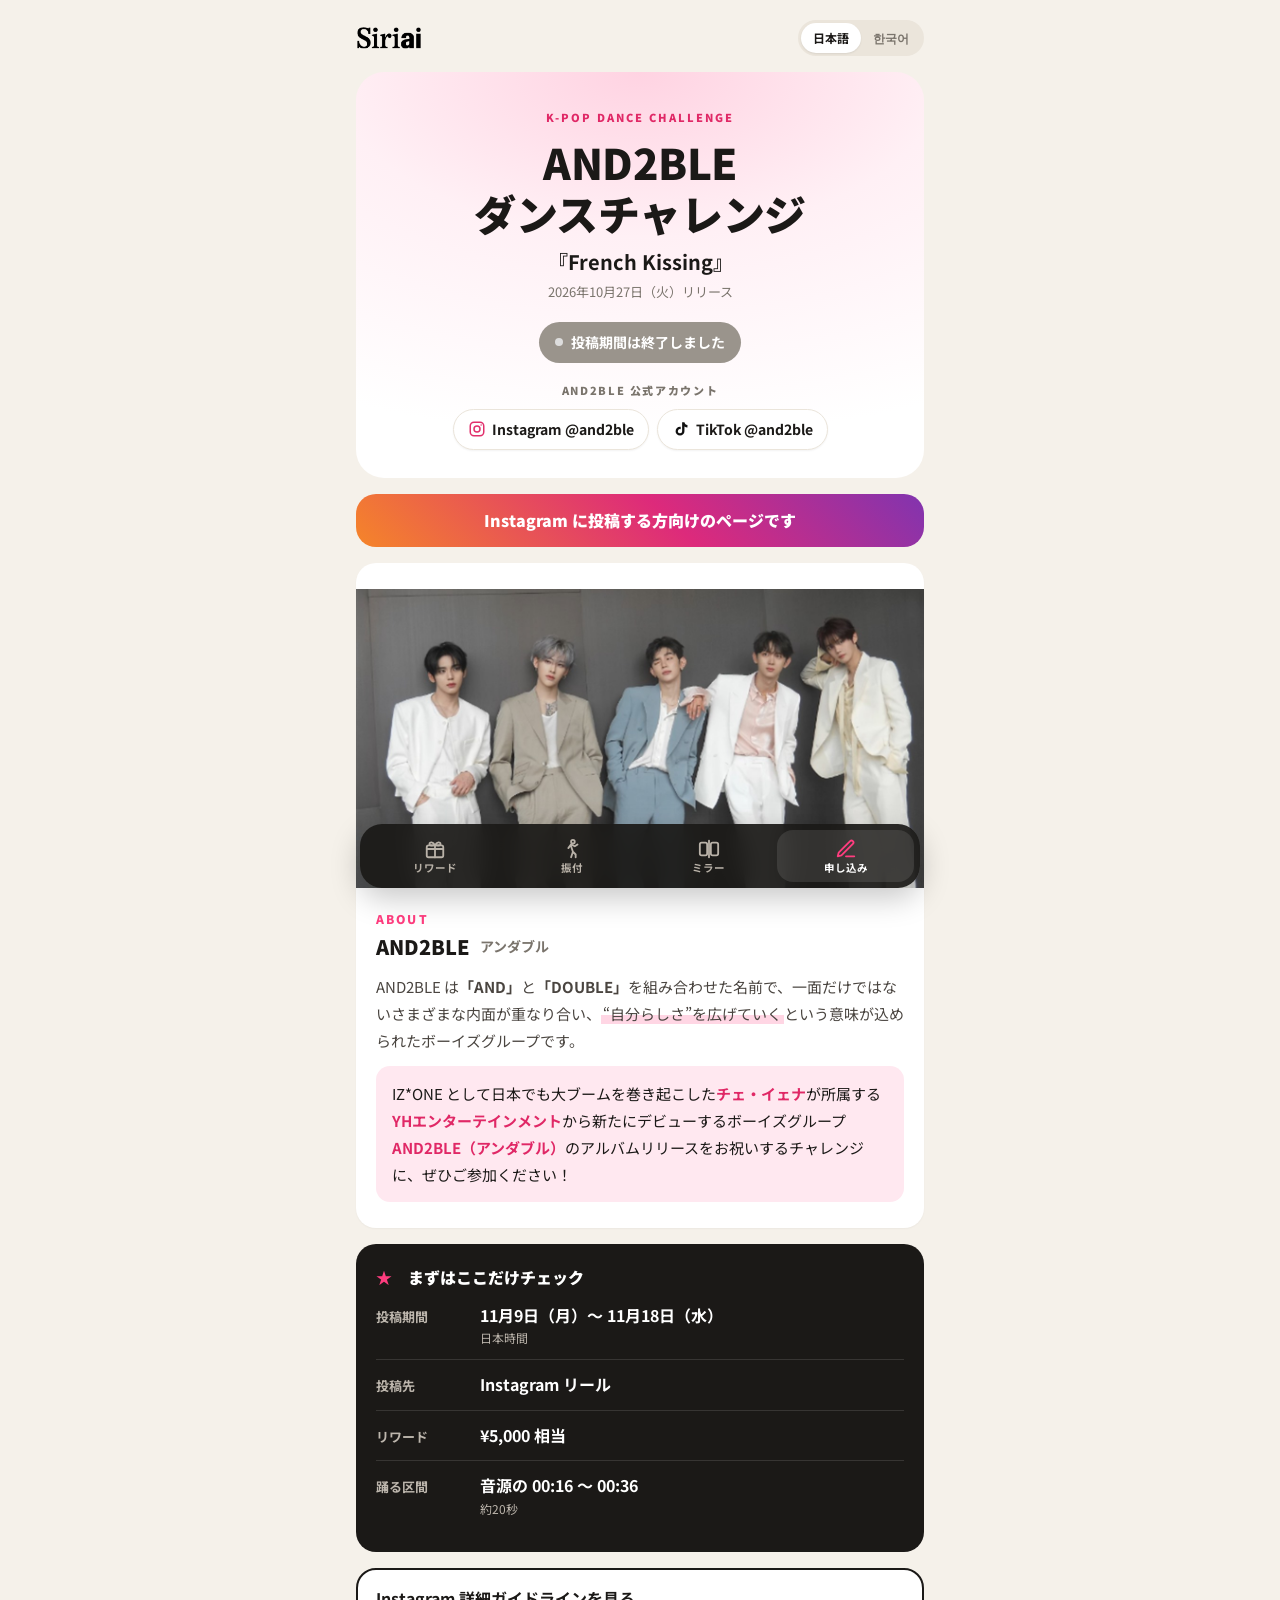
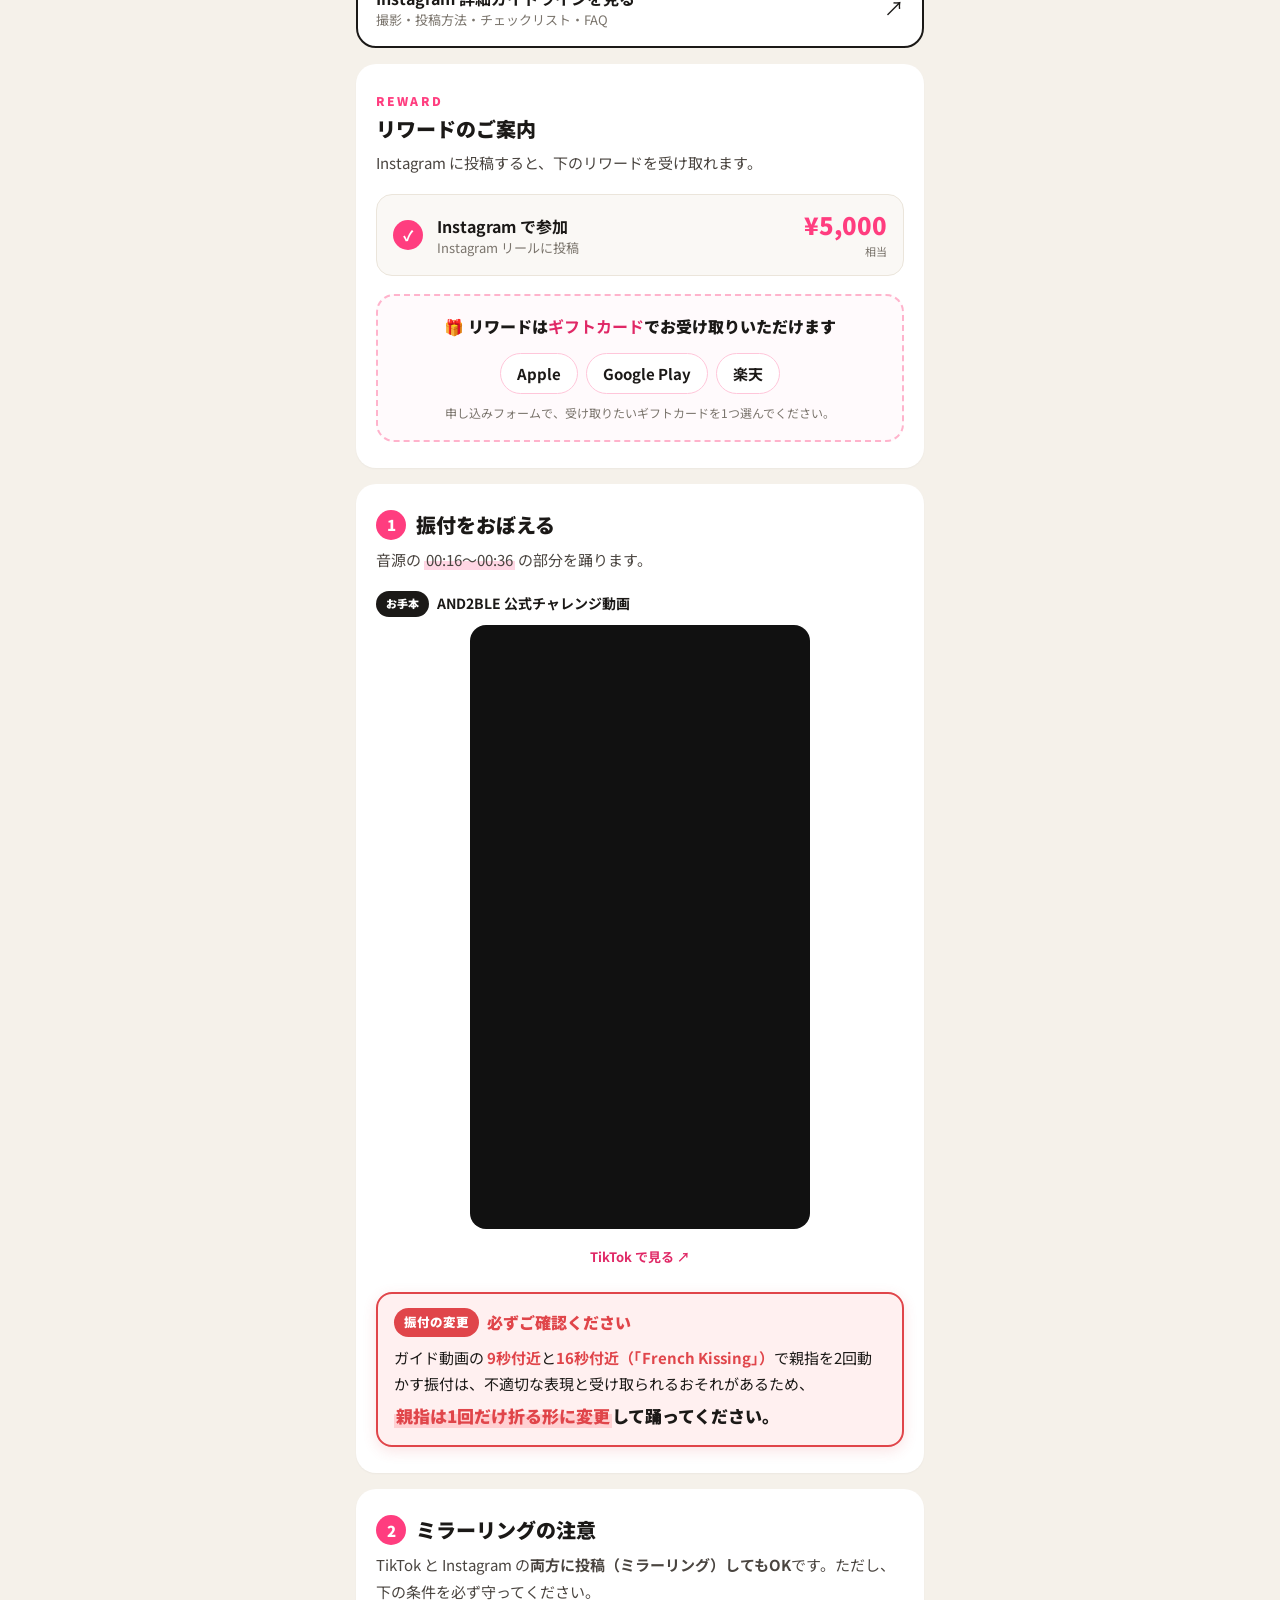
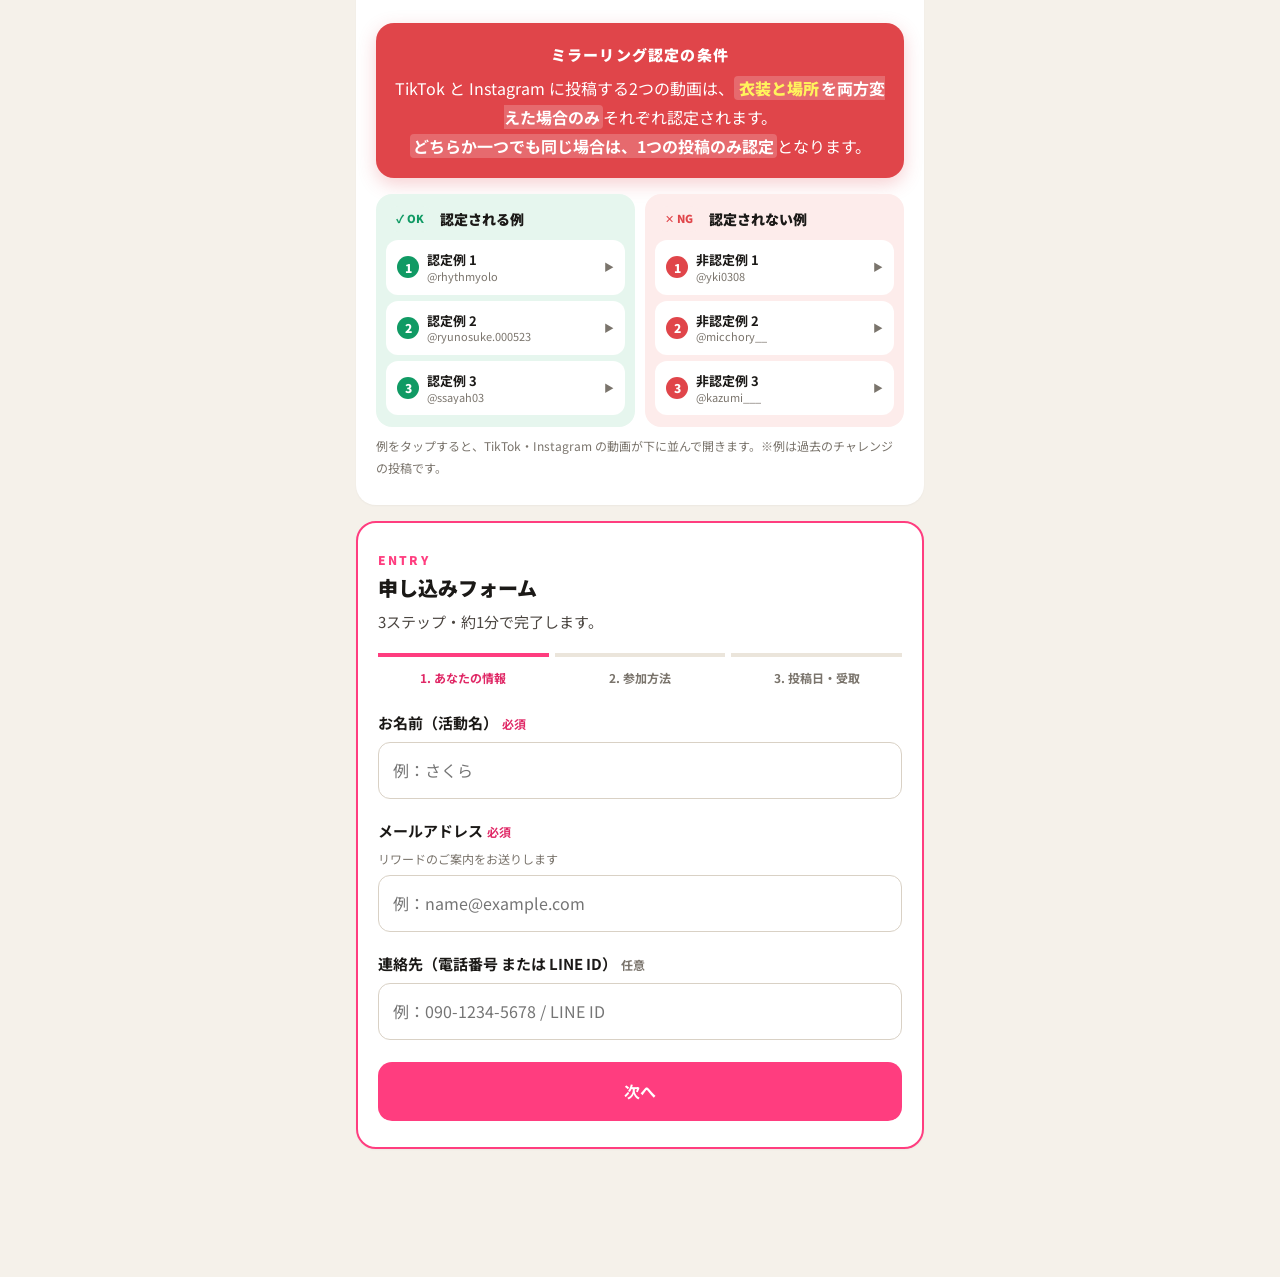
<file: ja-ig.html>
<!doctype html>
<html lang="ja">
<head>
<meta charset="utf-8">
<meta name="viewport" content="width=device-width, initial-scale=1, viewport-fit=cover">
<title>AND2BLE Dance Challenge｜Instagram</title>
<meta name="description" content="AND2BLE『French Kissing』ダンスチャレンジ 参加ガイド">
<meta property="og:type" content="website">
<meta property="og:site_name" content="SIRIAI">
<meta property="og:title" content="AND2BLE『French Kissing』ダンスチャレンジ｜Instagram">
<meta property="og:description" content="参加ガイド・投稿期間 11/9〜11/18・Instagram">
<meta property="og:url" content="https://and2ble-guideline.vercel.app/ja-ig.html">
<meta property="og:image" content="https://and2ble-guideline.vercel.app/images/og-and2ble.jpg">
<meta property="og:image:width" content="1200">
<meta property="og:image:height" content="630">
<meta name="twitter:card" content="summary_large_image">
<link rel="preconnect" href="https://fonts.googleapis.com">
<link rel="preconnect" href="https://fonts.gstatic.com" crossorigin>
<link href="https://fonts.googleapis.com/css2?family=Noto+Sans+JP:wght@400;500;700;900&display=swap" rel="stylesheet">
<link rel="stylesheet" href="style.css?v=20261110a">
<link rel="stylesheet" href="guide.css?v=20261109c">
</head>
<body>
<div class="wrap">

  <div class="topbar">
    <img class="brand-logo" src="images/siriai-logo.png" alt="SIRIAI" width="118" height="43">
    <nav class="lang" aria-label="言語"><a class="on" href="ja-ig.html" data-lang>日本語</a><a href="ko-ig.html" data-lang>한국어</a></nav>
  </div>

  <!-- ===== 概要 ===== -->
  <div id="top" style="scroll-margin-top:16px">
    <header class="hero">
      <div class="eyebrow">K-POP DANCE CHALLENGE</div>
      <h1>AND2BLE<br>ダンスチャレンジ</h1>
      <div class="song">『French Kissing』</div>
      <div class="release">2026年10月27日（火）リリース</div>
      <div class="status"><span class="dot"></span><span class="txt">投稿期間：11/9（月）〜 11/18（水）</span></div>
      <div class="official">
        <span class="official-label">AND2BLE 公式アカウント</span>
        <div class="official-links">
          <a href="https://www.instagram.com/and2ble/" target="_blank" rel="noopener"><svg viewBox="0 0 24 24" fill="none" stroke="#e1306c" stroke-width="2"><rect x="3" y="3" width="18" height="18" rx="5"/><circle cx="12" cy="12" r="4"/><circle cx="17.5" cy="6.5" r="1" fill="#e1306c" stroke="none"/></svg>Instagram @and2ble</a>
          <a href="https://www.tiktok.com/@and2ble" target="_blank" rel="noopener"><svg viewBox="0 0 24 24" fill="#111"><path d="M16.6 3c.4 2.2 1.8 3.6 4 3.8v3.1c-1.5 0-2.9-.4-4-1.2v6.2a5.9 5.9 0 1 1-5.9-5.9c.3 0 .6 0 .9.1v3.2a2.8 2.8 0 1 0 1.9 2.6V3h3.1z"/></svg>TikTok @and2ble</a>
        </div>
      </div>
    </header>

    <p class="plat-only ig"><b>Instagram に投稿する方向けのページです</b></p>

    <section class="card intro" id="about">
      <img class="intro-photo" src="images/og-and2ble.jpg" alt="AND2BLE グループ写真">
      <div class="kicker">ABOUT</div>
      <h2>AND2BLE <span class="intro-kana">アンダブル</span></h2>
      <p>AND2BLE は<b>「AND」</b>と<b>「DOUBLE」</b>を組み合わせた名前で、一面だけではないさまざまな内面が重なり合い、<mark>“自分らしさ”を広げていく</mark>という意味が込められたボーイズグループです。</p>
      <p class="intro-cta">IZ*ONE として日本でも大ブームを巻き起こした<b>チェ・イェナ</b>が所属する <b>YHエンターテインメント</b>から新たにデビューするボーイズグループ <b>AND2BLE（アンダブル）</b>のアルバムリリースをお祝いするチャレンジに、ぜひご参加ください！</p>
    </section>

    <div class="summary">
      <h2>まずはここだけチェック</h2>
      <dl>
        <div class="sum-row"><dt>投稿期間</dt><dd>11月9日（月）〜 11月18日（水）<small>日本時間</small></dd></div>
        <div class="sum-row"><dt>投稿先</dt><dd>Instagram リール</dd></div>
        <div class="sum-row"><dt>リワード</dt><dd>¥5,000 相当</dd></div>
        <div class="sum-row"><dt>踊る区間</dt><dd>音源の 00:16 〜 00:36<small>約20秒</small></dd></div>
      </dl>
    </div>

    <a class="guide-link" href="https://and2ble-instagram-guide.vercel.app/?lang=ja" target="_blank" rel="noopener"><span class="tx"><b>Instagram 詳細ガイドラインを見る</b><small>撮影・投稿方法・チェックリスト・FAQ</small></span><span class="go">↗</span></a>
  </div>

  <!-- ===== リワード ===== -->
  <section class="card" id="reward">
    <div class="kicker">REWARD</div>
    <h2>リワードのご案内</h2>
    <p class="lead">Instagram に投稿すると、下のリワードを受け取れます。</p>
    <div class="reward-list">
      <div class="reward">
        <span class="n">✓</span>
        <span class="t">Instagram で参加<small>Instagram リールに投稿</small></span>
        <span class="v"><b>¥5,000</b><small>相当</small></span>
      </div>
    </div>
    <div class="gift">
      <div class="gift-title">🎁 リワードは<b>ギフトカード</b>でお受け取りいただけます</div>
      <div class="gift-names"><span>Apple</span><span>Google Play</span><span>楽天</span></div>
      <p class="hint">申し込みフォームで、受け取りたいギフトカードを1つ選んでください。</p>
    </div>  </section>

  <!-- ===== 振付 ===== -->
  <section class="card" id="dance">
    <h2><span class="num">1</span>振付をおぼえる</h2>
    <p class="lead">音源の <mark>00:16〜00:36</mark> の部分を踊ります。</p>
    <div class="ref">
      <div class="ref-label"><span class="badge">お手本</span>AND2BLE 公式チャレンジ動画</div>
      <div class="ref-frame"><iframe src="https://www.tiktok.com/player/v1/7703804359150226708?music_info=1&amp;description=1&amp;rel=0" title="AND2BLE French Kissing お手本動画" allow="autoplay; fullscreen; encrypted-media; picture-in-picture" allowfullscreen></iframe></div>
      <a class="ex-link" href="https://www.tiktok.com/@and2ble/video/7703804359150226708" target="_blank" rel="noopener">TikTok で見る ↗</a>
    </div>
    <div class="fix-box">
      <div class="fix-title"><span class="fix-tag">振付の変更</span>必ずご確認ください</div>
      <p>ガイド動画の <b>9秒付近</b>と<b>16秒付近（「French Kissing」）</b>で親指を2回動かす振付は、不適切な表現と受け取られるおそれがあるため、</p>
      <p class="fix-main"><mark>親指は1回だけ折る形に変更</mark>して踊ってください。</p>
    </div>
  </section>

  <!-- ===== ミラーリング ===== -->
  <section class="card" id="mirror">
    <h2><span class="num">2</span>ミラーリングの注意</h2>
    <p class="lead">TikTok と Instagram の<b>両方に投稿（ミラーリング）してもOK</b>です。ただし、下の条件を必ず守ってください。</p>
    <div class="must-banner">
      <div class="must-title">ミラーリング認定の条件</div>
      <p class="must-note">TikTok と Instagram に投稿する2つの動画は、<b><span class="kw">衣装と場所</span>を両方変えた場合のみ</b>それぞれ認定されます。<br><b>どちらか一つでも同じ場合は、1つの投稿のみ認定</b>となります。</p>
    </div>

    <div class="ex-cols">
      <div class="ex-col ok">
        <div class="ex-col-head"><span class="badge ok">✓ OK</span>認定される例</div>
        <div data-examples="ok"></div>
      </div>
      <div class="ex-col ng">
        <div class="ex-col-head"><span class="badge ng">✕ NG</span>認定されない例</div>
        <div data-examples="ng"></div>
      </div>
    </div>
    <div class="ex-viewer" data-viewer hidden></div>
    <p class="hint">例をタップすると、TikTok・Instagram の動画が下に並んで開きます。※例は過去のチャレンジの投稿です。</p>
  </section>

  <!-- ===== 申し込み ===== -->
  <section class="card" id="apply">
    <div class="kicker">ENTRY</div>
    <h2>申し込みフォーム</h2>
    <p class="lead">3ステップ・約1分で完了します。</p>

    <ol class="stepper"><li class="on">1. あなたの情報</li><li>2. 参加方法</li><li>3. 投稿日・受取</li></ol>

    <form id="applyForm" data-source="ig" novalidate>
      <fieldset class="fstep">
        <div class="field">
          <label for="f-name">お名前（活動名）<span class="req">必須</span></label>
          <input id="f-name" name="name" type="text" autocomplete="nickname" placeholder="例：さくら">
          <p class="err" data-err="name"></p>
        </div>
        <div class="field">
          <label for="f-email">メールアドレス<span class="req">必須</span></label>
          <span class="help">リワードのご案内をお送りします</span>
          <input id="f-email" name="email" type="email" inputmode="email" autocomplete="email" autocapitalize="off" spellcheck="false" placeholder="例：name@example.com">
          <p class="err" data-err="email"></p>
        </div>
        <div class="field">
          <label for="f-contact">連絡先（電話番号 または LINE ID）<span class="opt">任意</span></label>
          <input id="f-contact" name="contact" type="text" autocomplete="tel" placeholder="例：090-1234-5678 / LINE ID">
          <p class="err" data-err="contact"></p>
        </div>
        <div class="fnav-btns single"><button type="button" class="fbtn next" data-next>次へ</button></div>
      </fieldset>

      <fieldset class="fstep" hidden>
        <div class="field">
          <span class="flabel">参加方法を選んでください<span class="req">必須</span></span>
          <div class="choices">
            <label class="choice"><input type="radio" name="platform" value="instagram" checked><span class="radio"></span><span class="ct"><b>Instagram で参加</b><small>Instagram リールに投稿</small></span><span class="amt">¥5,000</span></label>
          </div>
          <p class="err" data-err="platform"></p>
        </div>

        <div class="field acc-field" data-acc="tiktok" hidden>
          <label for="f-tt">TikTok の ID<span class="req">必須</span></label>
          <span class="help">@ のあとの ID だけ入力してください。プロフィールリンクを貼り付けてもOKです。</span>
          <input id="f-tt" name="tiktok" type="text" autocapitalize="off" autocomplete="off" spellcheck="false" placeholder="@your_id">
          <p class="preview" data-preview="tiktok"></p>
          <p class="err" data-err="tiktok"></p>
        </div>
        <div class="field acc-field" data-acc="instagram" hidden>
          <label for="f-ig">Instagram の ID<span class="req">必須</span></label>
          <span class="help">@ のあとの ID だけ入力してください。プロフィールリンクを貼り付けてもOKです。</span>
          <input id="f-ig" name="instagram" type="text" autocapitalize="off" autocomplete="off" spellcheck="false" placeholder="@your_id">
          <p class="preview" data-preview="instagram"></p>
          <p class="err" data-err="instagram"></p>
        </div>

        <div class="fnav-btns"><button type="button" class="fbtn prev" data-prev>戻る</button><button type="button" class="fbtn next" data-next>次へ</button></div>
      </fieldset>

      <fieldset class="fstep" hidden>
        <div class="field">
          <span class="flabel">投稿予定日<span class="req">必須</span></span>
          <span class="help">投稿期間：11月9日（月）〜 11月18日（水）</span>
          <div class="dates">
            <label class="date"><input type="radio" name="date" value="2026-11-09"><span><b>9</b><small>月</small></span></label>
            <label class="date"><input type="radio" name="date" value="2026-11-10"><span><b>10</b><small>火</small></span></label>
            <label class="date"><input type="radio" name="date" value="2026-11-11"><span><b>11</b><small>水</small></span></label>
            <label class="date"><input type="radio" name="date" value="2026-11-12"><span><b>12</b><small>木</small></span></label>
            <label class="date"><input type="radio" name="date" value="2026-11-13"><span><b>13</b><small>金</small></span></label>
            <label class="date"><input type="radio" name="date" value="2026-11-14"><span class="we"><b>14</b><small>土</small></span></label>
            <label class="date"><input type="radio" name="date" value="2026-11-15"><span class="we"><b>15</b><small>日</small></span></label>
            <label class="date"><input type="radio" name="date" value="2026-11-16"><span><b>16</b><small>月</small></span></label>
            <label class="date"><input type="radio" name="date" value="2026-11-17"><span><b>17</b><small>火</small></span></label>
            <label class="date"><input type="radio" name="date" value="2026-11-18"><span><b>18</b><small>水</small></span></label>
          </div>
          <p class="err" data-err="date"></p>
        </div>

        <div class="field">
          <span class="flabel">受け取るギフトカード<span class="req">必須</span></span>
          <span class="help">リワードを受け取るギフトカードを1つ選んでください（Amazon は対象外）</span>
          <div class="gifts">
            <label class="gift-opt"><input type="radio" name="gift" value="Apple"><img src="images/gift-apple.png" alt=""><span>Apple</span></label>
            <label class="gift-opt"><input type="radio" name="gift" value="Google Play"><img src="images/gift-googleplay.png" alt=""><span>Google Play</span></label>
            <label class="gift-opt"><input type="radio" name="gift" value="Rakuten"><img src="images/gift-rakuten.png" alt=""><span>楽天</span></label>
          </div>
          <p class="err" data-err="gift"></p>
        </div>

        <div class="confirm-title">入力内容の確認</div>
        <dl class="confirm"></dl>

        <div class="field">
          <label class="agree"><input type="checkbox" name="agree"><span class="box"></span><span class="t"><b>以下の注意事項を確認し、同意します</b>
            <ul>
              <li>ハッシュタグ3つ（#AND2BLE #앤더블 #AND2BLE_FrenchKissing）を付けて投稿します</li>
              <li>Instagram は「オリジナル音源」で投稿します</li>
            </ul></span></label>
          <p class="err" data-err="agree"></p>
        </div>

        <div class="fnav-btns"><button type="button" class="fbtn prev" data-prev>戻る</button><button type="submit" class="fbtn next">申し込む</button></div>
        <p class="form-error" role="alert" hidden></p>
      </fieldset>
    </form>

    <div class="apply-done" hidden>
      <div class="big">🎉</div>
      <h3>お申し込みが完了しました！</h3>
      <p>SIRIAI にて内容を確認後、<br>メールで確定のご案内をお送りします。<br>今しばらくお待ちください。</p>
    </div>
  </section>

</div>

<nav class="fnav" aria-label="ページ内メニュー">
  <a href="#reward" class="on"><svg viewBox="0 0 24 24" fill="none" stroke="currentColor" stroke-width="2" stroke-linecap="round" stroke-linejoin="round"><rect x="3" y="8" width="18" height="13" rx="2"/><path d="M12 8v13M3 12h18M12 8c-2-4-6-4-6-1.5S9 8 12 8zm0 0c2-4 6-4 6-1.5S15 8 12 8z"/></svg>リワード</a>
  <a href="#dance"><svg viewBox="0 0 24 24" fill="none" stroke="currentColor" stroke-width="2" stroke-linecap="round" stroke-linejoin="round"><circle cx="13" cy="4" r="2"/><path d="M11 21l2-6 3 3v3M8 11l3-4 4 2 3-2M13 15l-2-6"/></svg>振付</a>
  <a href="#mirror"><svg viewBox="0 0 24 24" fill="none" stroke="currentColor" stroke-width="2" stroke-linecap="round" stroke-linejoin="round"><rect x="2" y="5" width="8" height="14" rx="2"/><rect x="14" y="5" width="8" height="14" rx="2"/><path d="M12 3v18"/></svg>ミラー</a>
  <a href="#apply" class="cta"><svg viewBox="0 0 24 24" fill="none" stroke="currentColor" stroke-width="2" stroke-linecap="round" stroke-linejoin="round"><path d="M12 20h9"/><path d="M16.5 3.5a2.1 2.1 0 0 1 3 3L7 19l-4 1 1-4z"/></svg>申し込み</a>
</nav>

<script src="app.js?v=20261105d"></script>
<script src="apply.js?v=20261109a"></script>
</body>
</html>
</file>
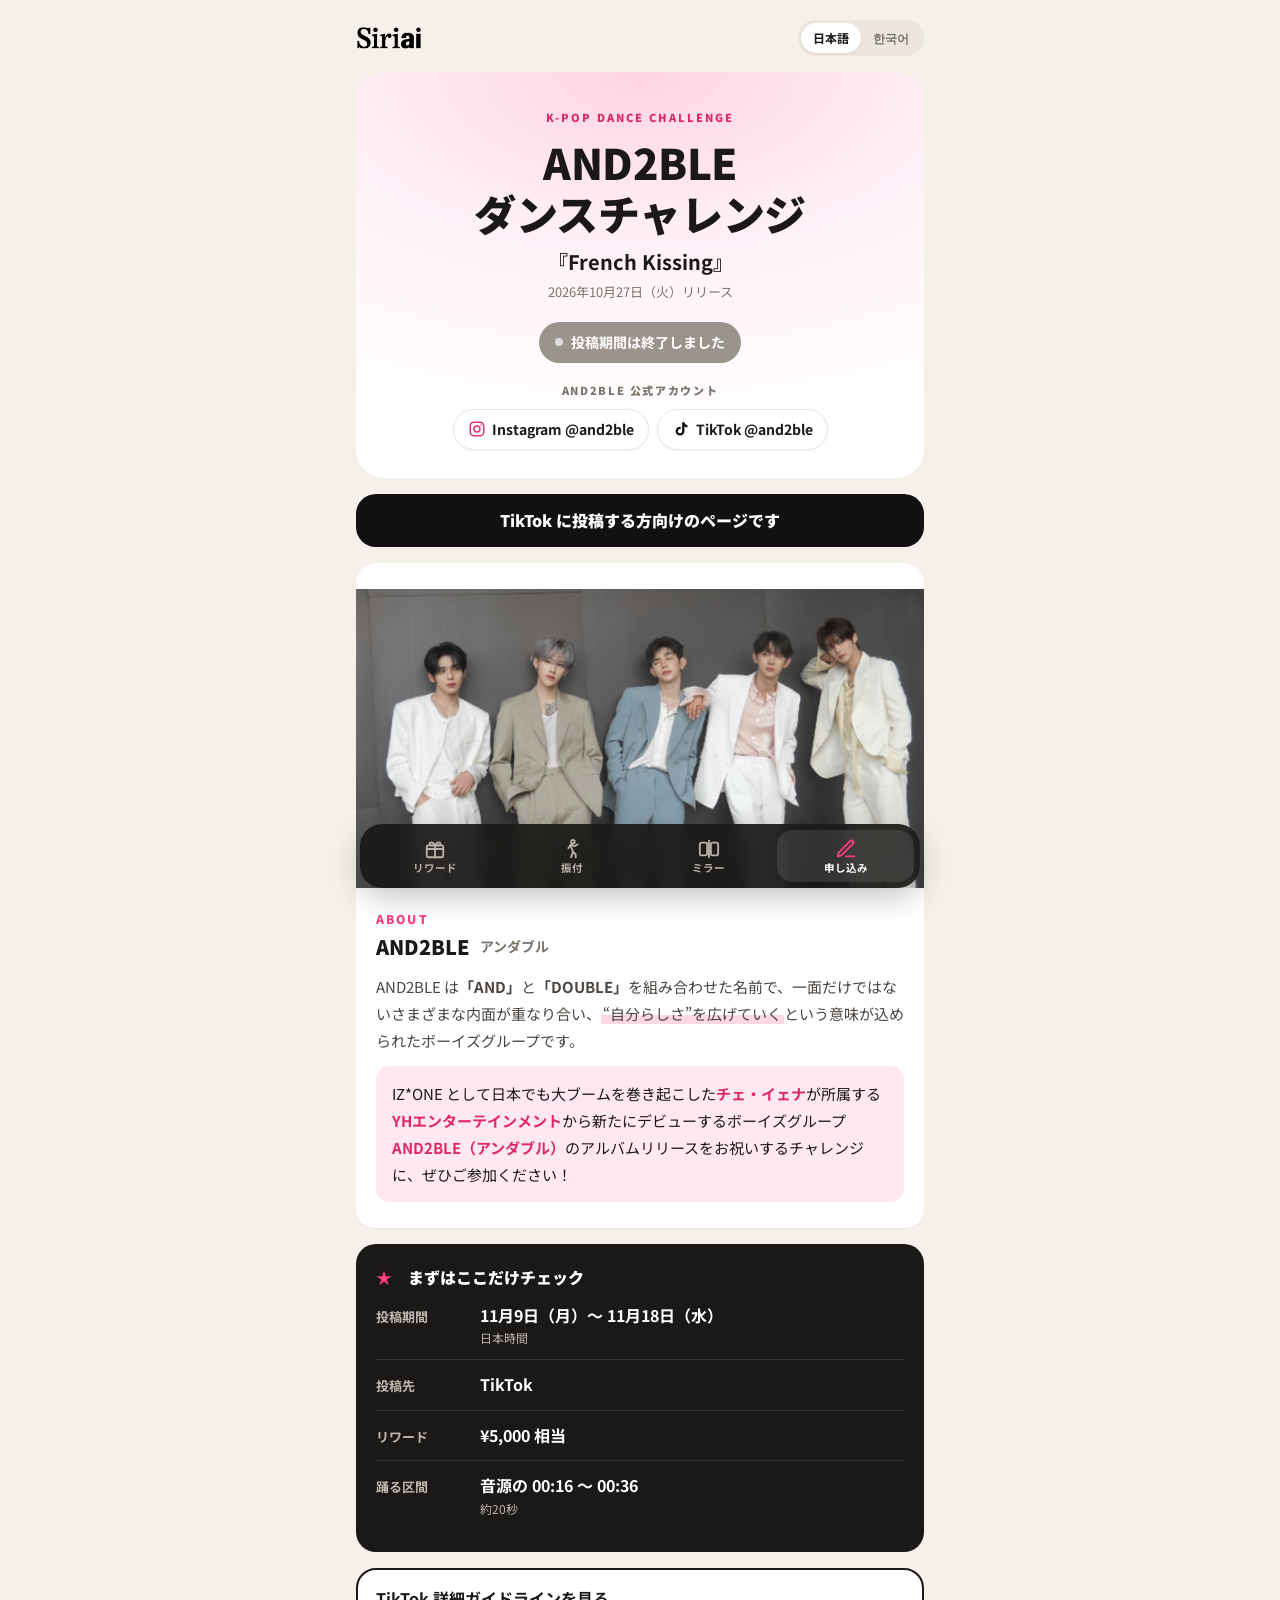
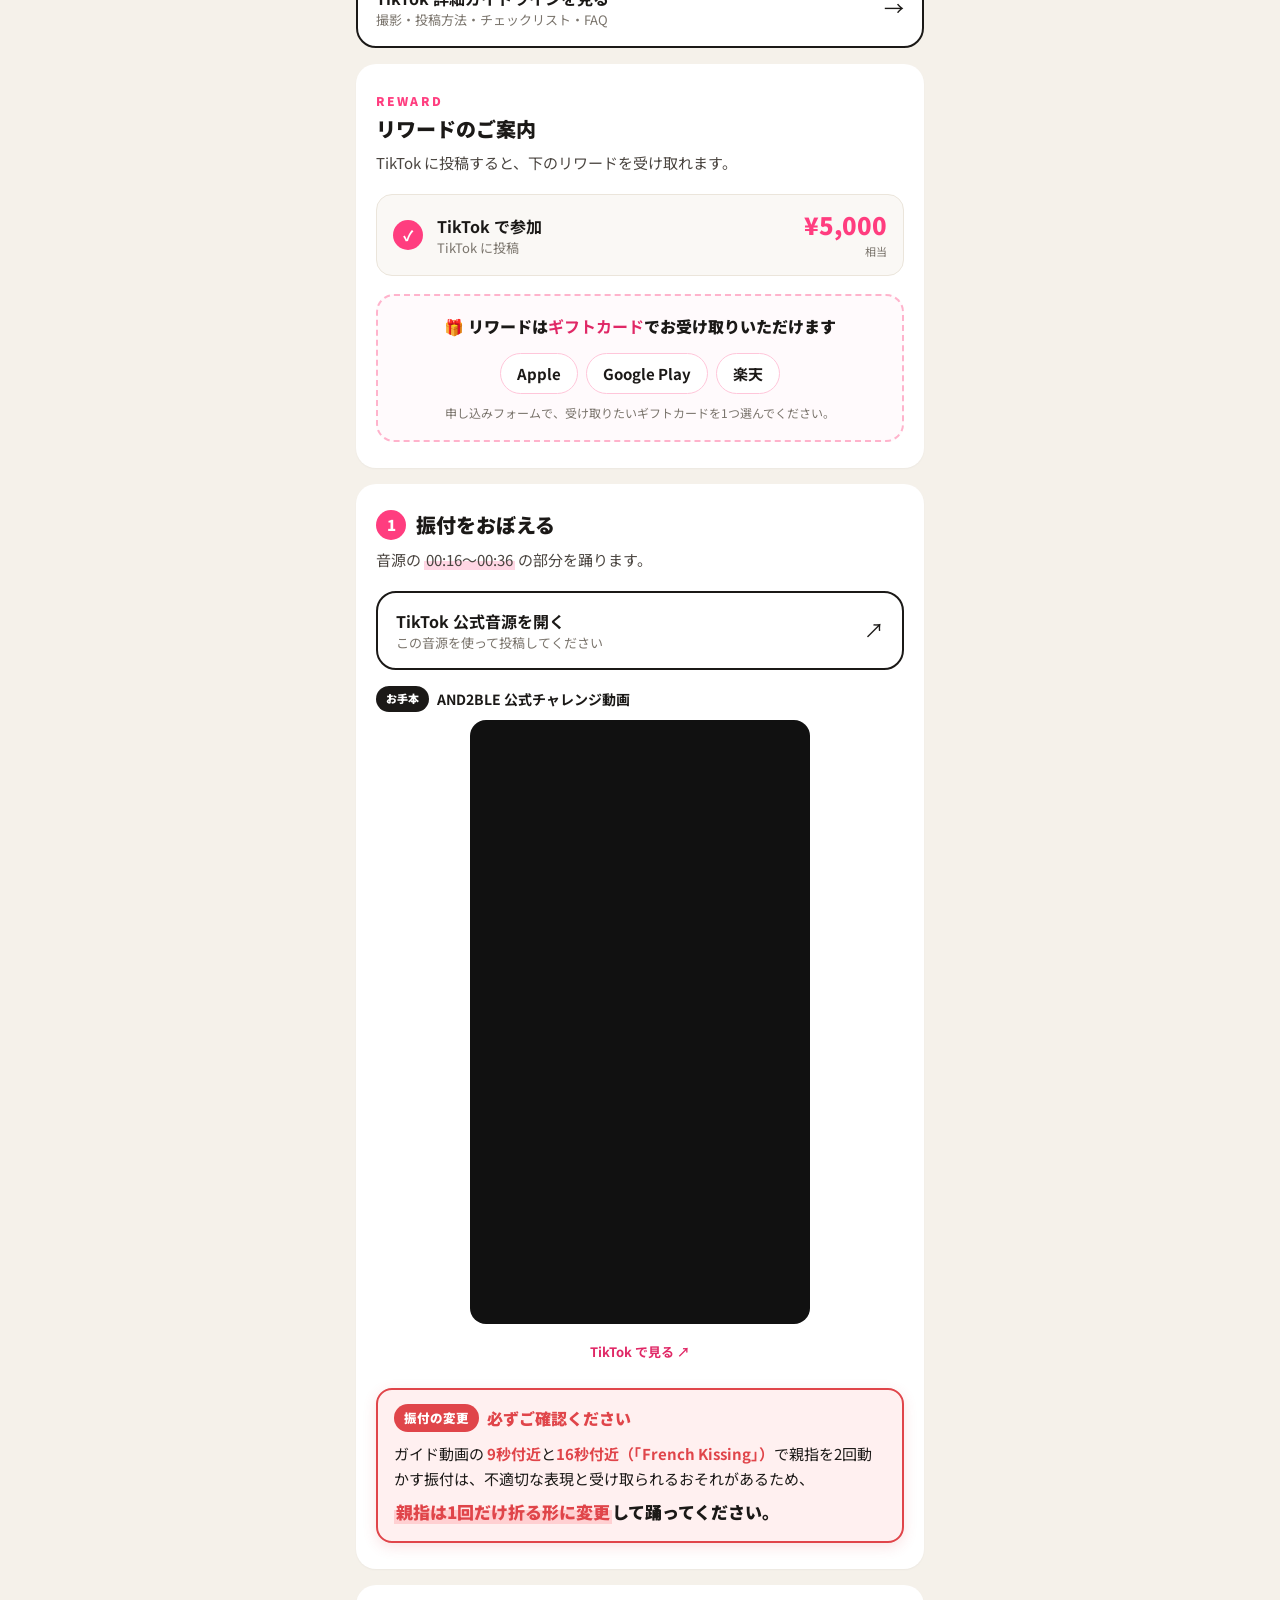
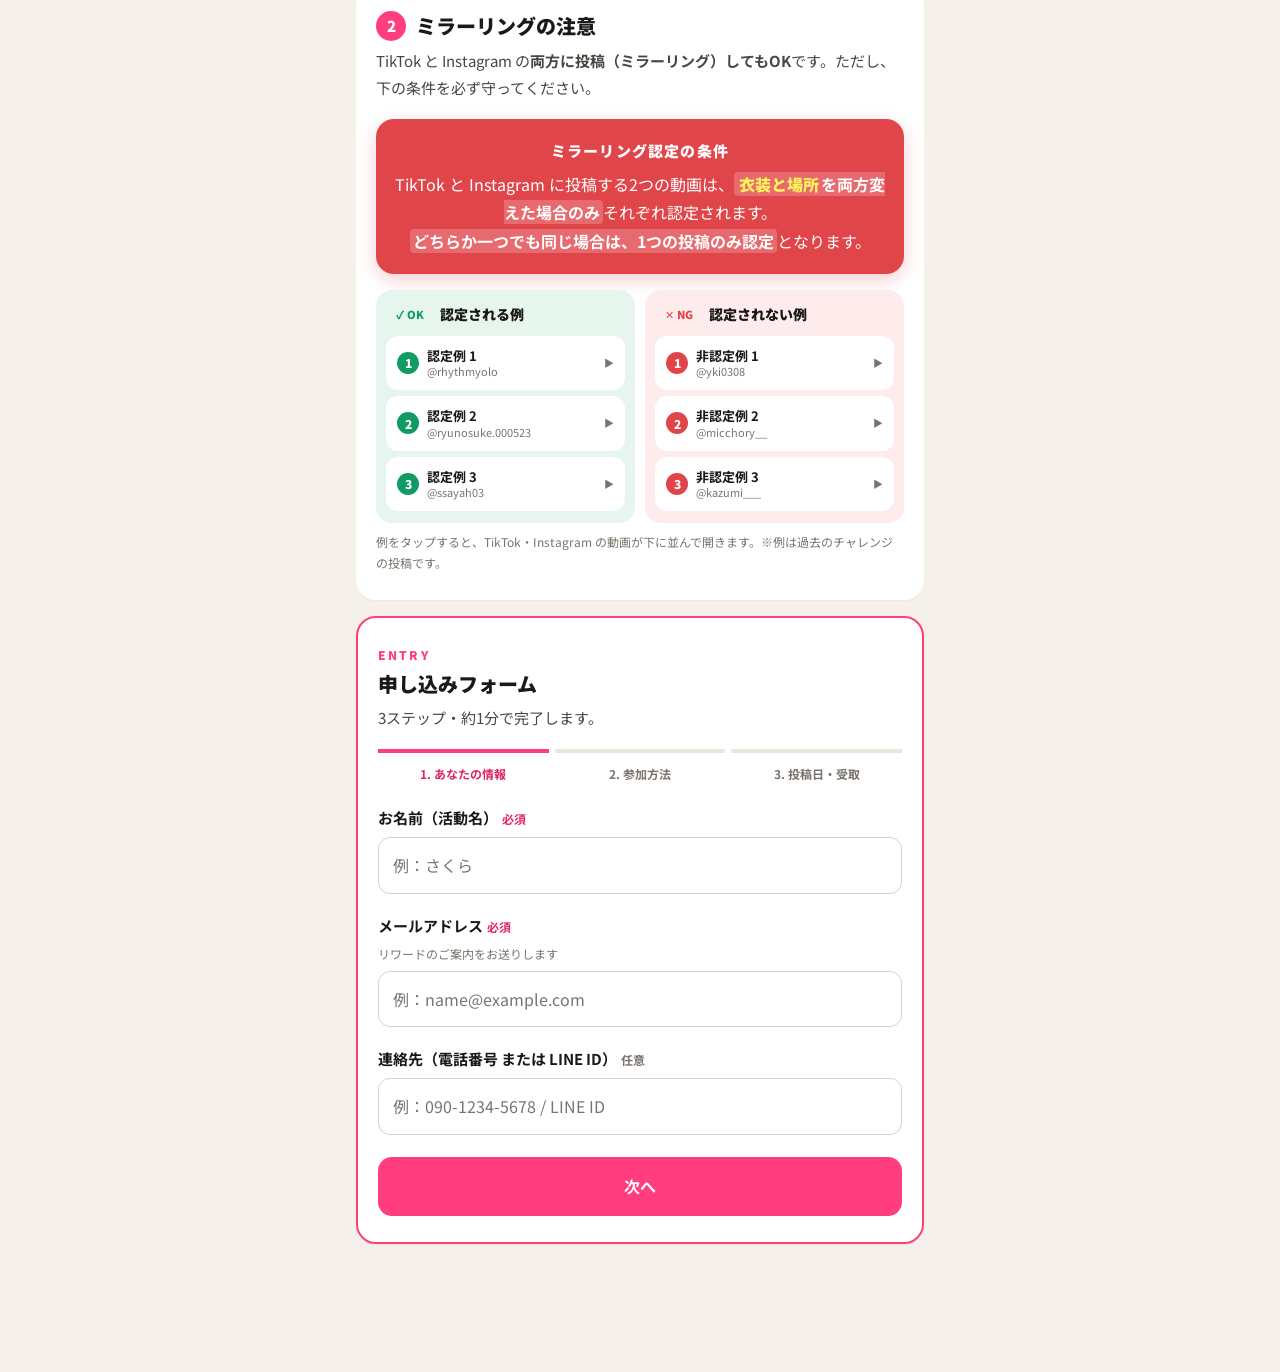
<file: ja-tt.html>
<!doctype html>
<html lang="ja">
<head>
<meta charset="utf-8">
<meta name="viewport" content="width=device-width, initial-scale=1, viewport-fit=cover">
<title>AND2BLE Dance Challenge｜TikTok</title>
<meta name="description" content="AND2BLE『French Kissing』ダンスチャレンジ 参加ガイド">
<meta property="og:type" content="website">
<meta property="og:site_name" content="SIRIAI">
<meta property="og:title" content="AND2BLE『French Kissing』ダンスチャレンジ｜TikTok">
<meta property="og:description" content="参加ガイド・投稿期間 11/9〜11/18・TikTok">
<meta property="og:url" content="https://and2ble-guideline.vercel.app/ja-tt.html">
<meta property="og:image" content="https://and2ble-guideline.vercel.app/images/og-and2ble.jpg">
<meta property="og:image:width" content="1200">
<meta property="og:image:height" content="630">
<meta name="twitter:card" content="summary_large_image">
<link rel="preconnect" href="https://fonts.googleapis.com">
<link rel="preconnect" href="https://fonts.gstatic.com" crossorigin>
<link href="https://fonts.googleapis.com/css2?family=Noto+Sans+JP:wght@400;500;700;900&display=swap" rel="stylesheet">
<link rel="stylesheet" href="style.css?v=20261110a">
<link rel="stylesheet" href="guide.css?v=20261109c">
</head>
<body>
<div class="wrap">

  <div class="topbar">
    <img class="brand-logo" src="images/siriai-logo.png" alt="SIRIAI" width="118" height="43">
    <nav class="lang" aria-label="言語"><a class="on" href="ja-tt.html" data-lang>日本語</a><a href="ko-tt.html" data-lang>한국어</a></nav>
  </div>

  <!-- ===== 概要 ===== -->
  <div id="top" style="scroll-margin-top:16px">
    <header class="hero">
      <div class="eyebrow">K-POP DANCE CHALLENGE</div>
      <h1>AND2BLE<br>ダンスチャレンジ</h1>
      <div class="song">『French Kissing』</div>
      <div class="release">2026年10月27日（火）リリース</div>
      <div class="status"><span class="dot"></span><span class="txt">投稿期間：11/9（月）〜 11/18（水）</span></div>
      <div class="official">
        <span class="official-label">AND2BLE 公式アカウント</span>
        <div class="official-links">
          <a href="https://www.instagram.com/and2ble/" target="_blank" rel="noopener"><svg viewBox="0 0 24 24" fill="none" stroke="#e1306c" stroke-width="2"><rect x="3" y="3" width="18" height="18" rx="5"/><circle cx="12" cy="12" r="4"/><circle cx="17.5" cy="6.5" r="1" fill="#e1306c" stroke="none"/></svg>Instagram @and2ble</a>
          <a href="https://www.tiktok.com/@and2ble" target="_blank" rel="noopener"><svg viewBox="0 0 24 24" fill="#111"><path d="M16.6 3c.4 2.2 1.8 3.6 4 3.8v3.1c-1.5 0-2.9-.4-4-1.2v6.2a5.9 5.9 0 1 1-5.9-5.9c.3 0 .6 0 .9.1v3.2a2.8 2.8 0 1 0 1.9 2.6V3h3.1z"/></svg>TikTok @and2ble</a>
        </div>
      </div>
    </header>

    <p class="plat-only tt"><b>TikTok に投稿する方向けのページです</b></p>

    <section class="card intro" id="about">
      <img class="intro-photo" src="images/og-and2ble.jpg" alt="AND2BLE グループ写真">
      <div class="kicker">ABOUT</div>
      <h2>AND2BLE <span class="intro-kana">アンダブル</span></h2>
      <p>AND2BLE は<b>「AND」</b>と<b>「DOUBLE」</b>を組み合わせた名前で、一面だけではないさまざまな内面が重なり合い、<mark>“自分らしさ”を広げていく</mark>という意味が込められたボーイズグループです。</p>
      <p class="intro-cta">IZ*ONE として日本でも大ブームを巻き起こした<b>チェ・イェナ</b>が所属する <b>YHエンターテインメント</b>から新たにデビューするボーイズグループ <b>AND2BLE（アンダブル）</b>のアルバムリリースをお祝いするチャレンジに、ぜひご参加ください！</p>
    </section>

    <div class="summary">
      <h2>まずはここだけチェック</h2>
      <dl>
        <div class="sum-row"><dt>投稿期間</dt><dd>11月9日（月）〜 11月18日（水）<small>日本時間</small></dd></div>
        <div class="sum-row"><dt>投稿先</dt><dd>TikTok</dd></div>
        <div class="sum-row"><dt>リワード</dt><dd>¥5,000 相当</dd></div>
        <div class="sum-row"><dt>踊る区間</dt><dd>音源の 00:16 〜 00:36<small>約20秒</small></dd></div>
      </dl>
    </div>

    <a class="guide-link" href="guide-tt-ja.html"><span class="tx"><b>TikTok 詳細ガイドラインを見る</b><small>撮影・投稿方法・チェックリスト・FAQ</small></span><span class="go">→</span></a>
  </div>

  <!-- ===== リワード ===== -->
  <section class="card" id="reward">
    <div class="kicker">REWARD</div>
    <h2>リワードのご案内</h2>
    <p class="lead">TikTok に投稿すると、下のリワードを受け取れます。</p>
    <div class="reward-list">
      <div class="reward">
        <span class="n">✓</span>
        <span class="t">TikTok で参加<small>TikTok に投稿</small></span>
        <span class="v"><b>¥5,000</b><small>相当</small></span>
      </div>
    </div>
    <div class="gift">
      <div class="gift-title">🎁 リワードは<b>ギフトカード</b>でお受け取りいただけます</div>
      <div class="gift-names"><span>Apple</span><span>Google Play</span><span>楽天</span></div>
      <p class="hint">申し込みフォームで、受け取りたいギフトカードを1つ選んでください。</p>
    </div>  </section>

  <!-- ===== 振付 ===== -->
  <section class="card" id="dance">
    <h2><span class="num">1</span>振付をおぼえる</h2>
    <p class="lead">音源の <mark>00:16〜00:36</mark> の部分を踊ります。</p>
    <a class="guide-link" href="https://www.tiktok.com/music/French-Kissing-7694241938173904902" target="_blank" rel="noopener"><span class="tx"><b>TikTok 公式音源を開く</b><small>この音源を使って投稿してください</small></span><span class="go">↗</span></a>
    <div class="ref">
      <div class="ref-label"><span class="badge">お手本</span>AND2BLE 公式チャレンジ動画</div>
      <div class="ref-frame"><iframe src="https://www.tiktok.com/player/v1/7703804359150226708?music_info=1&amp;description=1&amp;rel=0" title="AND2BLE French Kissing お手本動画" allow="autoplay; fullscreen; encrypted-media; picture-in-picture" allowfullscreen></iframe></div>
      <a class="ex-link" href="https://www.tiktok.com/@and2ble/video/7703804359150226708" target="_blank" rel="noopener">TikTok で見る ↗</a>
    </div>
    <div class="fix-box">
      <div class="fix-title"><span class="fix-tag">振付の変更</span>必ずご確認ください</div>
      <p>ガイド動画の <b>9秒付近</b>と<b>16秒付近（「French Kissing」）</b>で親指を2回動かす振付は、不適切な表現と受け取られるおそれがあるため、</p>
      <p class="fix-main"><mark>親指は1回だけ折る形に変更</mark>して踊ってください。</p>
    </div>
  </section>

  <!-- ===== ミラーリング ===== -->
  <section class="card" id="mirror">
    <h2><span class="num">2</span>ミラーリングの注意</h2>
    <p class="lead">TikTok と Instagram の<b>両方に投稿（ミラーリング）してもOK</b>です。ただし、下の条件を必ず守ってください。</p>
    <div class="must-banner">
      <div class="must-title">ミラーリング認定の条件</div>
      <p class="must-note">TikTok と Instagram に投稿する2つの動画は、<b><span class="kw">衣装と場所</span>を両方変えた場合のみ</b>それぞれ認定されます。<br><b>どちらか一つでも同じ場合は、1つの投稿のみ認定</b>となります。</p>
    </div>

    <div class="ex-cols">
      <div class="ex-col ok">
        <div class="ex-col-head"><span class="badge ok">✓ OK</span>認定される例</div>
        <div data-examples="ok"></div>
      </div>
      <div class="ex-col ng">
        <div class="ex-col-head"><span class="badge ng">✕ NG</span>認定されない例</div>
        <div data-examples="ng"></div>
      </div>
    </div>
    <div class="ex-viewer" data-viewer hidden></div>
    <p class="hint">例をタップすると、TikTok・Instagram の動画が下に並んで開きます。※例は過去のチャレンジの投稿です。</p>
  </section>

  <!-- ===== 申し込み ===== -->
  <section class="card" id="apply">
    <div class="kicker">ENTRY</div>
    <h2>申し込みフォーム</h2>
    <p class="lead">3ステップ・約1分で完了します。</p>

    <ol class="stepper"><li class="on">1. あなたの情報</li><li>2. 参加方法</li><li>3. 投稿日・受取</li></ol>

    <form id="applyForm" data-source="tt" novalidate>
      <fieldset class="fstep">
        <div class="field">
          <label for="f-name">お名前（活動名）<span class="req">必須</span></label>
          <input id="f-name" name="name" type="text" autocomplete="nickname" placeholder="例：さくら">
          <p class="err" data-err="name"></p>
        </div>
        <div class="field">
          <label for="f-email">メールアドレス<span class="req">必須</span></label>
          <span class="help">リワードのご案内をお送りします</span>
          <input id="f-email" name="email" type="email" inputmode="email" autocomplete="email" autocapitalize="off" spellcheck="false" placeholder="例：name@example.com">
          <p class="err" data-err="email"></p>
        </div>
        <div class="field">
          <label for="f-contact">連絡先（電話番号 または LINE ID）<span class="opt">任意</span></label>
          <input id="f-contact" name="contact" type="text" autocomplete="tel" placeholder="例：090-1234-5678 / LINE ID">
          <p class="err" data-err="contact"></p>
        </div>
        <div class="fnav-btns single"><button type="button" class="fbtn next" data-next>次へ</button></div>
      </fieldset>

      <fieldset class="fstep" hidden>
        <div class="field">
          <span class="flabel">参加方法を選んでください<span class="req">必須</span></span>
          <div class="choices">
            <label class="choice"><input type="radio" name="platform" value="tiktok" checked><span class="radio"></span><span class="ct"><b>TikTok で参加</b><small>TikTok に投稿</small></span><span class="amt">¥5,000</span></label>
          </div>
          <p class="err" data-err="platform"></p>
        </div>

        <div class="field acc-field" data-acc="tiktok" hidden>
          <label for="f-tt">TikTok の ID<span class="req">必須</span></label>
          <span class="help">@ のあとの ID だけ入力してください。プロフィールリンクを貼り付けてもOKです。</span>
          <input id="f-tt" name="tiktok" type="text" autocapitalize="off" autocomplete="off" spellcheck="false" placeholder="@your_id">
          <p class="preview" data-preview="tiktok"></p>
          <p class="err" data-err="tiktok"></p>
        </div>
        <div class="field acc-field" data-acc="instagram" hidden>
          <label for="f-ig">Instagram の ID<span class="req">必須</span></label>
          <span class="help">@ のあとの ID だけ入力してください。プロフィールリンクを貼り付けてもOKです。</span>
          <input id="f-ig" name="instagram" type="text" autocapitalize="off" autocomplete="off" spellcheck="false" placeholder="@your_id">
          <p class="preview" data-preview="instagram"></p>
          <p class="err" data-err="instagram"></p>
        </div>

        <div class="fnav-btns"><button type="button" class="fbtn prev" data-prev>戻る</button><button type="button" class="fbtn next" data-next>次へ</button></div>
      </fieldset>

      <fieldset class="fstep" hidden>
        <div class="field">
          <span class="flabel">投稿予定日<span class="req">必須</span></span>
          <span class="help">投稿期間：11月9日（月）〜 11月18日（水）</span>
          <div class="dates">
            <label class="date"><input type="radio" name="date" value="2026-11-09"><span><b>9</b><small>月</small></span></label>
            <label class="date"><input type="radio" name="date" value="2026-11-10"><span><b>10</b><small>火</small></span></label>
            <label class="date"><input type="radio" name="date" value="2026-11-11"><span><b>11</b><small>水</small></span></label>
            <label class="date"><input type="radio" name="date" value="2026-11-12"><span><b>12</b><small>木</small></span></label>
            <label class="date"><input type="radio" name="date" value="2026-11-13"><span><b>13</b><small>金</small></span></label>
            <label class="date"><input type="radio" name="date" value="2026-11-14"><span class="we"><b>14</b><small>土</small></span></label>
            <label class="date"><input type="radio" name="date" value="2026-11-15"><span class="we"><b>15</b><small>日</small></span></label>
            <label class="date"><input type="radio" name="date" value="2026-11-16"><span><b>16</b><small>月</small></span></label>
            <label class="date"><input type="radio" name="date" value="2026-11-17"><span><b>17</b><small>火</small></span></label>
            <label class="date"><input type="radio" name="date" value="2026-11-18"><span><b>18</b><small>水</small></span></label>
          </div>
          <p class="err" data-err="date"></p>
        </div>

        <div class="field">
          <span class="flabel">受け取るギフトカード<span class="req">必須</span></span>
          <span class="help">リワードを受け取るギフトカードを1つ選んでください（Amazon は対象外）</span>
          <div class="gifts">
            <label class="gift-opt"><input type="radio" name="gift" value="Apple"><img src="images/gift-apple.png" alt=""><span>Apple</span></label>
            <label class="gift-opt"><input type="radio" name="gift" value="Google Play"><img src="images/gift-googleplay.png" alt=""><span>Google Play</span></label>
            <label class="gift-opt"><input type="radio" name="gift" value="Rakuten"><img src="images/gift-rakuten.png" alt=""><span>楽天</span></label>
          </div>
          <p class="err" data-err="gift"></p>
        </div>

        <div class="confirm-title">入力内容の確認</div>
        <dl class="confirm"></dl>

        <div class="field">
          <label class="agree"><input type="checkbox" name="agree"><span class="box"></span><span class="t"><b>以下の注意事項を確認し、同意します</b>
            <ul>
              <li>ハッシュタグ3つ（#AND2BLE #앤더블 #AND2BLE_FrenchKissing）を付けて投稿します</li>
            </ul></span></label>
          <p class="err" data-err="agree"></p>
        </div>

        <div class="fnav-btns"><button type="button" class="fbtn prev" data-prev>戻る</button><button type="submit" class="fbtn next">申し込む</button></div>
        <p class="form-error" role="alert" hidden></p>
      </fieldset>
    </form>

    <div class="apply-done" hidden>
      <div class="big">🎉</div>
      <h3>お申し込みが完了しました！</h3>
      <p>SIRIAI にて内容を確認後、<br>メールで確定のご案内をお送りします。<br>今しばらくお待ちください。</p>
    </div>
  </section>

</div>

<nav class="fnav" aria-label="ページ内メニュー">
  <a href="#reward" class="on"><svg viewBox="0 0 24 24" fill="none" stroke="currentColor" stroke-width="2" stroke-linecap="round" stroke-linejoin="round"><rect x="3" y="8" width="18" height="13" rx="2"/><path d="M12 8v13M3 12h18M12 8c-2-4-6-4-6-1.5S9 8 12 8zm0 0c2-4 6-4 6-1.5S15 8 12 8z"/></svg>リワード</a>
  <a href="#dance"><svg viewBox="0 0 24 24" fill="none" stroke="currentColor" stroke-width="2" stroke-linecap="round" stroke-linejoin="round"><circle cx="13" cy="4" r="2"/><path d="M11 21l2-6 3 3v3M8 11l3-4 4 2 3-2M13 15l-2-6"/></svg>振付</a>
  <a href="#mirror"><svg viewBox="0 0 24 24" fill="none" stroke="currentColor" stroke-width="2" stroke-linecap="round" stroke-linejoin="round"><rect x="2" y="5" width="8" height="14" rx="2"/><rect x="14" y="5" width="8" height="14" rx="2"/><path d="M12 3v18"/></svg>ミラー</a>
  <a href="#apply" class="cta"><svg viewBox="0 0 24 24" fill="none" stroke="currentColor" stroke-width="2" stroke-linecap="round" stroke-linejoin="round"><path d="M12 20h9"/><path d="M16.5 3.5a2.1 2.1 0 0 1 3 3L7 19l-4 1 1-4z"/></svg>申し込み</a>
</nav>

<script src="app.js?v=20261105d"></script>
<script src="apply.js?v=20261109a"></script>
</body>
</html>
</file>
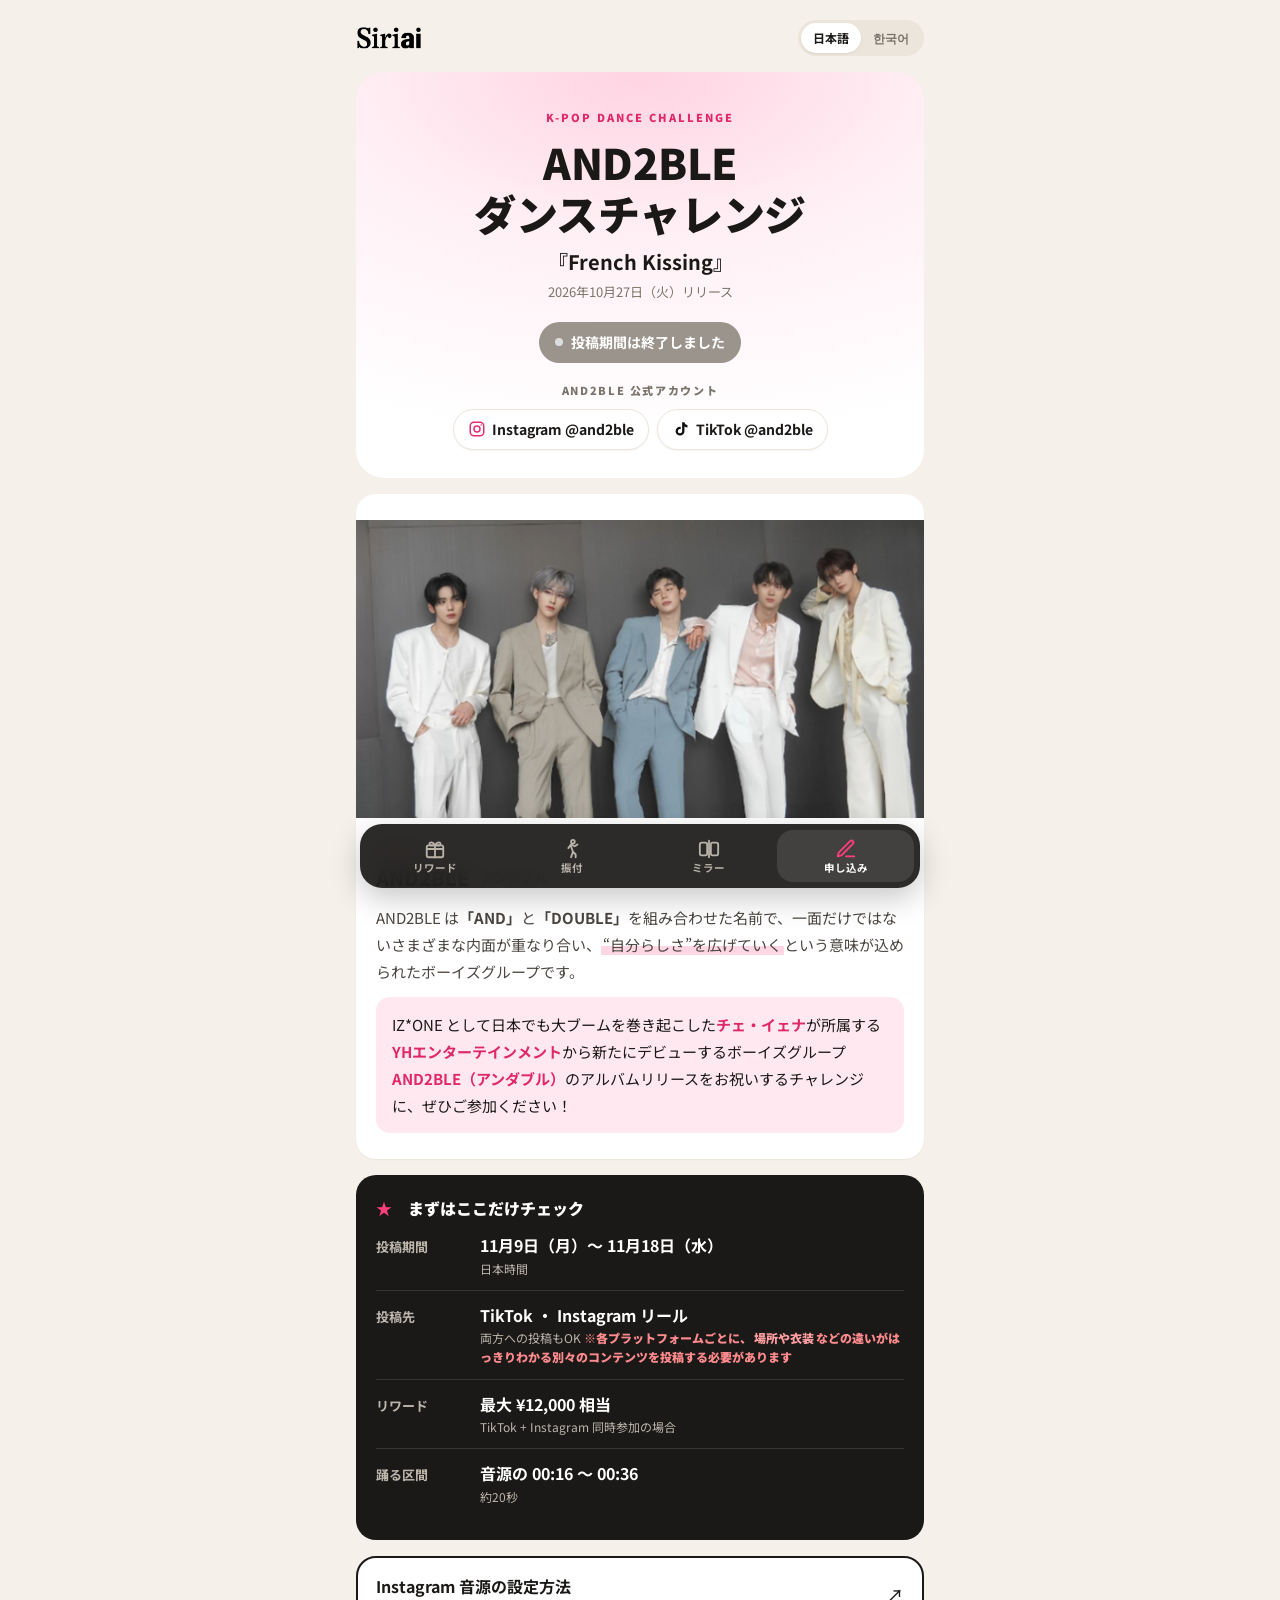
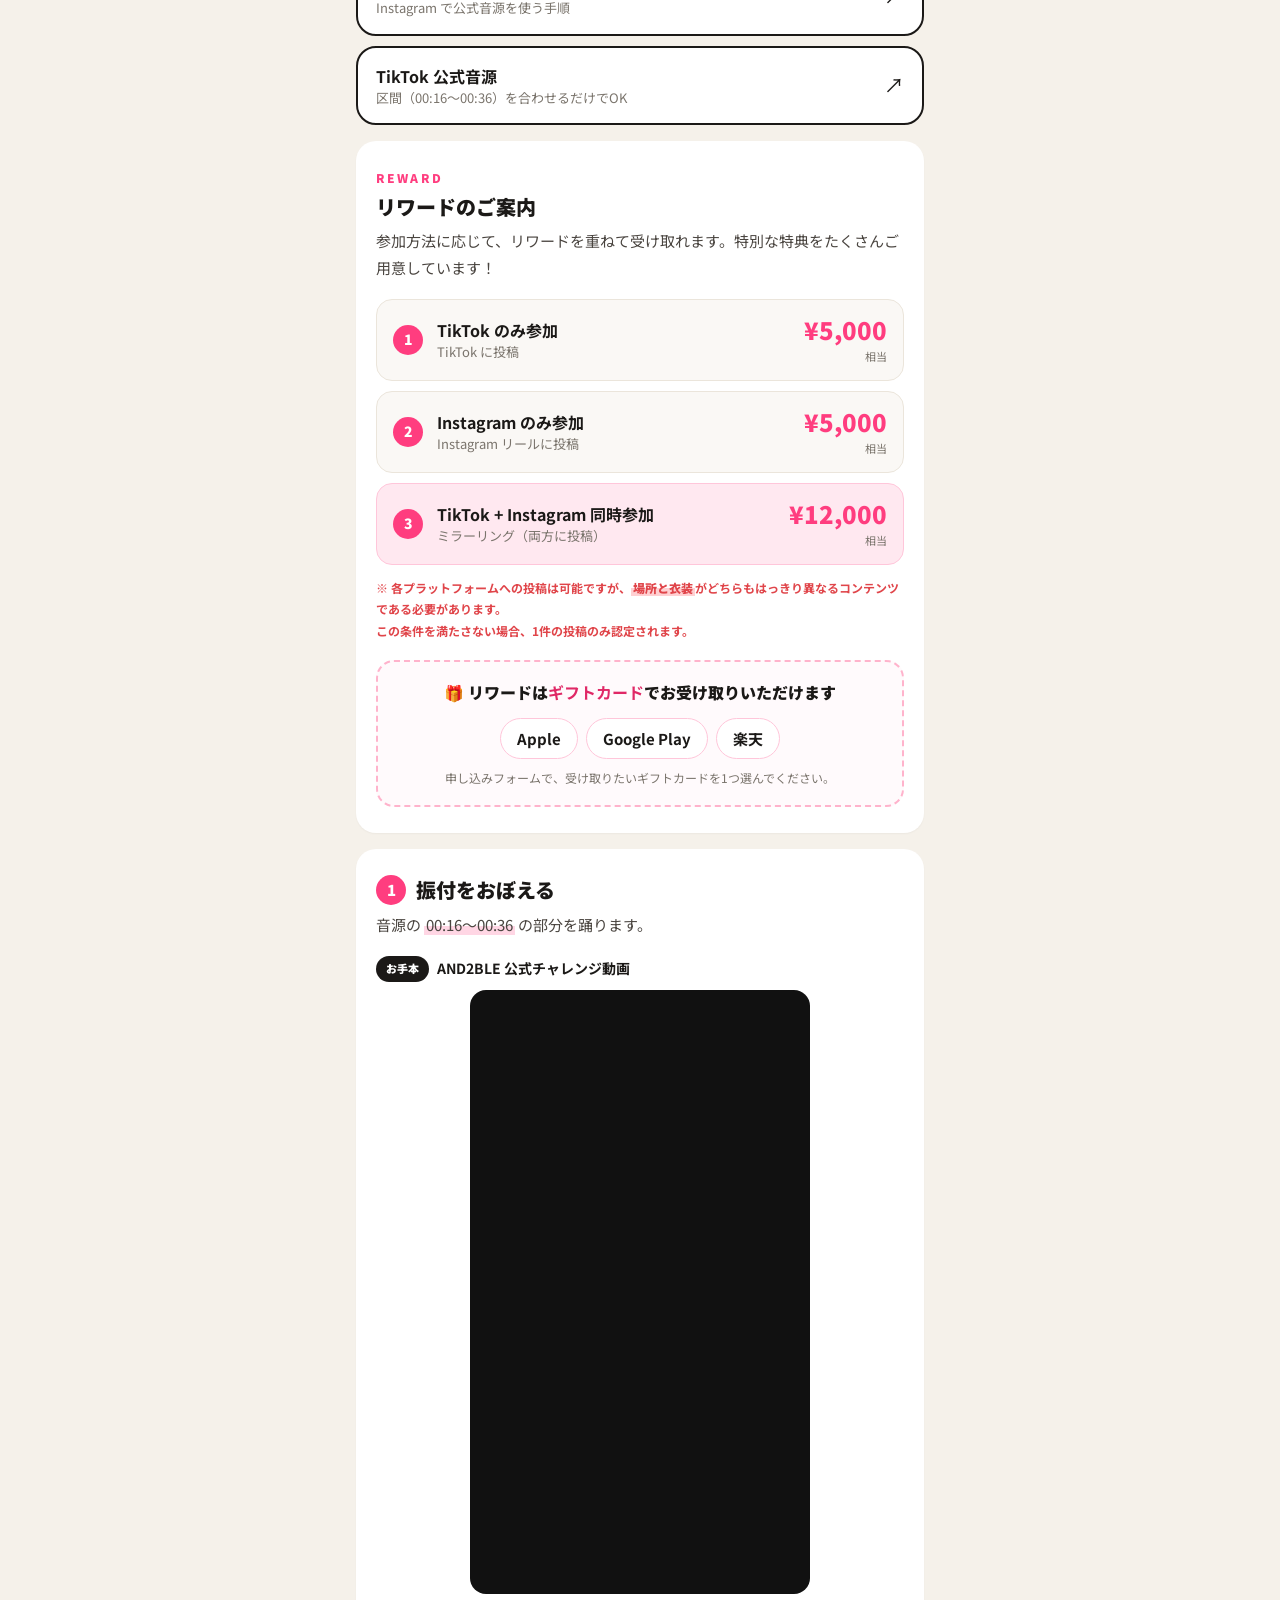
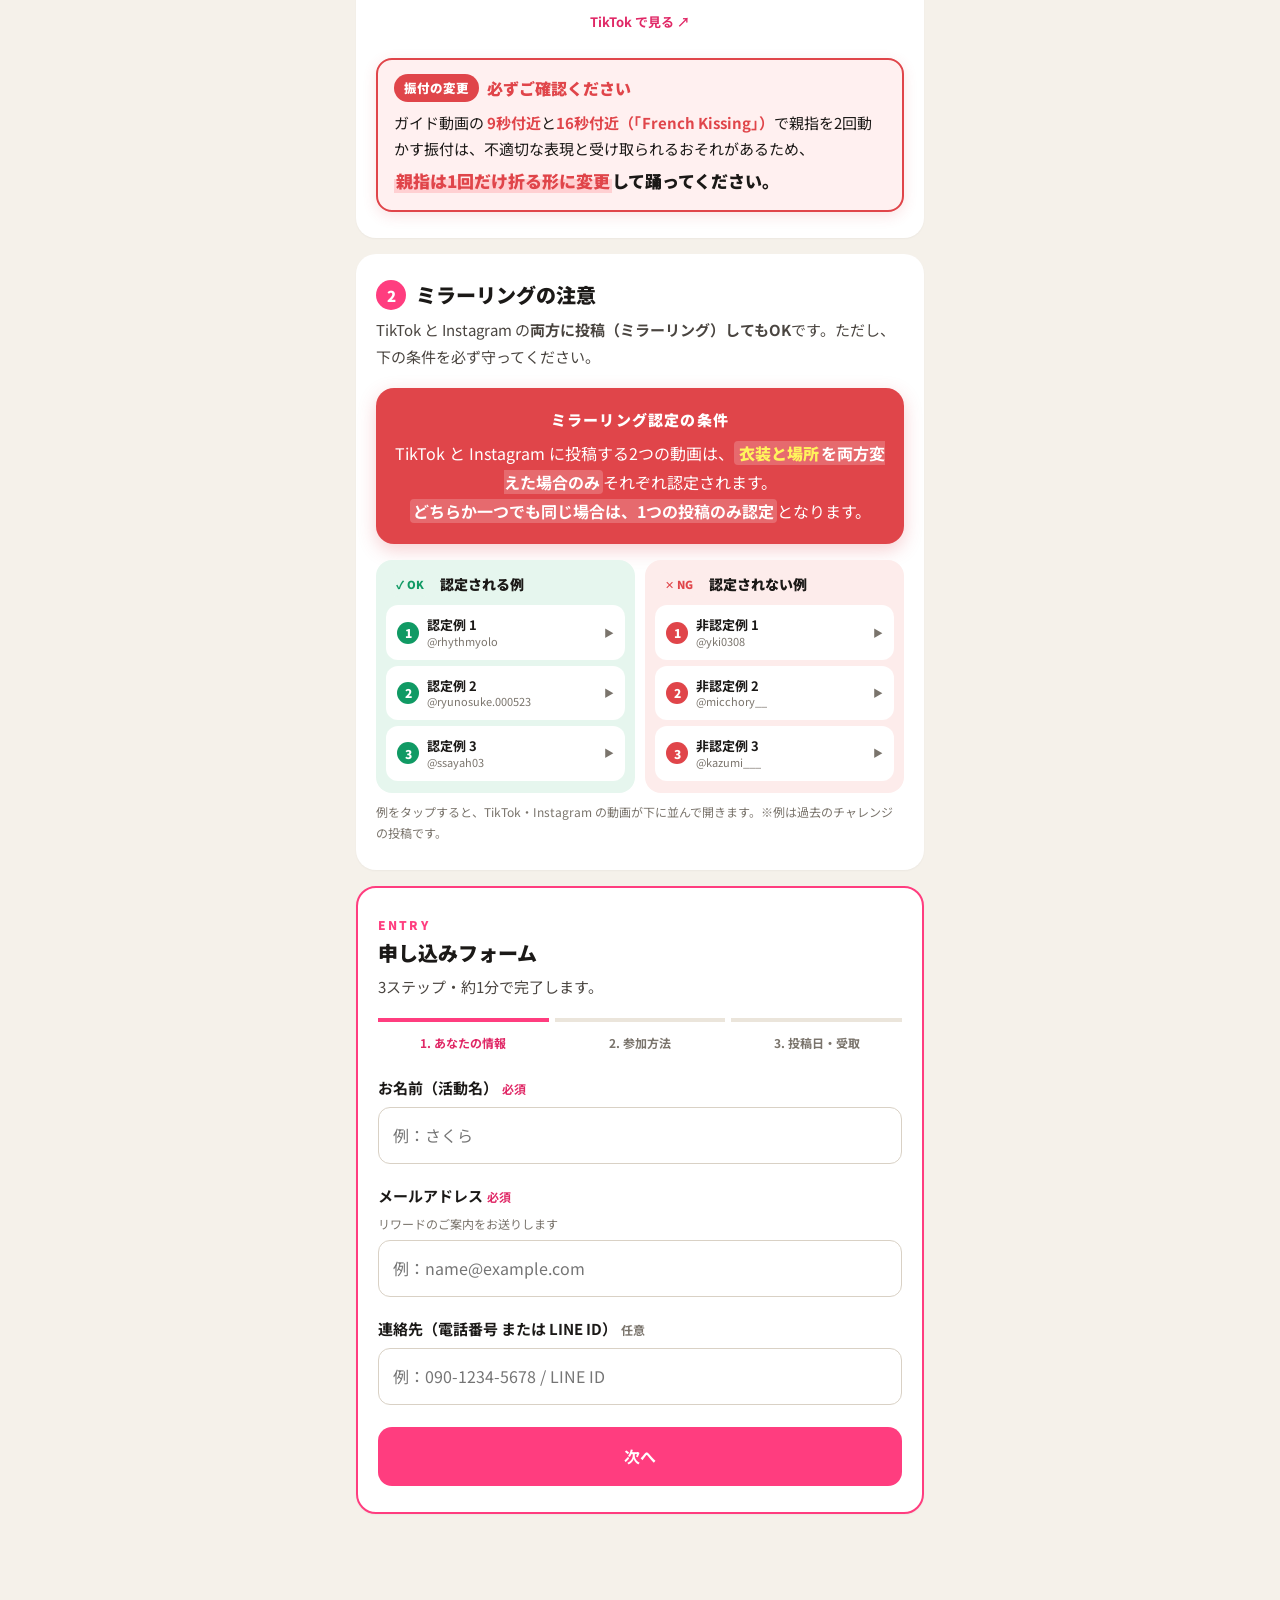
<file: ja.html>
<!doctype html>
<html lang="ja">
<head>
<meta charset="utf-8">
<meta name="viewport" content="width=device-width, initial-scale=1, viewport-fit=cover">
<title>AND2BLE Dance Challenge</title>
<meta name="description" content="AND2BLE『French Kissing』ダンスチャレンジ 参加ガイド">
<meta property="og:type" content="website">
<meta property="og:site_name" content="SIRIAI">
<meta property="og:title" content="AND2BLE『French Kissing』ダンスチャレンジ">
<meta property="og:description" content="参加ガイド・投稿期間 11/9〜11/18・TikTok・Instagram">
<meta property="og:url" content="https://and2ble-guideline.vercel.app/ja.html">
<meta property="og:image" content="https://and2ble-guideline.vercel.app/images/og-and2ble.jpg">
<meta property="og:image:width" content="1200">
<meta property="og:image:height" content="630">
<meta name="twitter:card" content="summary_large_image">
<link rel="preconnect" href="https://fonts.googleapis.com">
<link rel="preconnect" href="https://fonts.gstatic.com" crossorigin>
<link href="https://fonts.googleapis.com/css2?family=Noto+Sans+JP:wght@400;500;700;900&display=swap" rel="stylesheet">
<link rel="stylesheet" href="style.css?v=20261110a">
<link rel="stylesheet" href="guide.css?v=20261109c">
</head>
<body>
<div class="wrap">

  <div class="topbar">
    <img class="brand-logo" src="images/siriai-logo.png" alt="SIRIAI" width="118" height="43">
    <nav class="lang" aria-label="言語"><a class="on" href="ja.html" data-lang>日本語</a><a href="ko.html" data-lang>한국어</a></nav>
  </div>

  <!-- ===== 概要 ===== -->
  <div id="top" style="scroll-margin-top:16px">
    <header class="hero">
      <div class="eyebrow">K-POP DANCE CHALLENGE</div>
      <h1>AND2BLE<br>ダンスチャレンジ</h1>
      <div class="song">『French Kissing』</div>
      <div class="release">2026年10月27日（火）リリース</div>
      <div class="status"><span class="dot"></span><span class="txt">投稿期間：11/9（月）〜 11/18（水）</span></div>
      <div class="official">
        <span class="official-label">AND2BLE 公式アカウント</span>
        <div class="official-links">
          <a href="https://www.instagram.com/and2ble/" target="_blank" rel="noopener"><svg viewBox="0 0 24 24" fill="none" stroke="#e1306c" stroke-width="2"><rect x="3" y="3" width="18" height="18" rx="5"/><circle cx="12" cy="12" r="4"/><circle cx="17.5" cy="6.5" r="1" fill="#e1306c" stroke="none"/></svg>Instagram @and2ble</a>
          <a href="https://www.tiktok.com/@and2ble" target="_blank" rel="noopener"><svg viewBox="0 0 24 24" fill="#111"><path d="M16.6 3c.4 2.2 1.8 3.6 4 3.8v3.1c-1.5 0-2.9-.4-4-1.2v6.2a5.9 5.9 0 1 1-5.9-5.9c.3 0 .6 0 .9.1v3.2a2.8 2.8 0 1 0 1.9 2.6V3h3.1z"/></svg>TikTok @and2ble</a>
        </div>
      </div>
    </header>

    <section class="card intro" id="about">
      <img class="intro-photo" src="images/og-and2ble.jpg" alt="AND2BLE グループ写真">
      <div class="kicker">ABOUT</div>
      <h2>AND2BLE <span class="intro-kana">アンダブル</span></h2>
      <p>AND2BLE は<b>「AND」</b>と<b>「DOUBLE」</b>を組み合わせた名前で、一面だけではないさまざまな内面が重なり合い、<mark>“自分らしさ”を広げていく</mark>という意味が込められたボーイズグループです。</p>
      <p class="intro-cta">IZ*ONE として日本でも大ブームを巻き起こした<b>チェ・イェナ</b>が所属する <b>YHエンターテインメント</b>から新たにデビューするボーイズグループ <b>AND2BLE（アンダブル）</b>のアルバムリリースをお祝いするチャレンジに、ぜひご参加ください！</p>
    </section>

    <div class="summary">
      <h2>まずはここだけチェック</h2>
      <dl>
        <div class="sum-row"><dt>投稿期間</dt><dd>11月9日（月）〜 11月18日（水）<small>日本時間</small></dd></div>
        <div class="sum-row"><dt>投稿先</dt><dd>TikTok ・ Instagram リール<small>両方への投稿もOK <b class="must-inline">※各プラットフォームごとに、<span class="kw">場所や衣装</span>などの違いがはっきりわかる別々のコンテンツを投稿する必要があります</b></small></dd></div>
        <div class="sum-row"><dt>リワード</dt><dd>最大 ¥12,000 相当<small>TikTok + Instagram 同時参加の場合</small></dd></div>
        <div class="sum-row"><dt>踊る区間</dt><dd>音源の 00:16 〜 00:36<small>約20秒</small></dd></div>
      </dl>
    </div>

    <div class="guide-links">
      <a class="guide-link" href="https://and2ble-instagram-guide.vercel.app/?lang=ja" target="_blank" rel="noopener"><span class="tx"><b>Instagram 音源の設定方法</b><small>Instagram で公式音源を使う手順</small></span><span class="go">↗</span></a>
      <a class="guide-link" href="https://www.tiktok.com/music/French-Kissing-7694241938173904902" target="_blank" rel="noopener"><span class="tx"><b>TikTok 公式音源</b><small>区間（00:16〜00:36）を合わせるだけでOK</small></span><span class="go">↗</span></a>
    </div>
  </div>

  <!-- ===== リワード ===== -->
  <section class="card" id="reward">
    <div class="kicker">REWARD</div>
    <h2>リワードのご案内</h2>
    <p class="lead">参加方法に応じて、リワードを重ねて受け取れます。特別な特典をたくさんご用意しています！</p>
    <div class="reward-list">
      <div class="reward">
        <span class="n">1</span>
        <span class="t">TikTok のみ参加<small>TikTok に投稿</small></span>
        <span class="v"><b>¥5,000</b><small>相当</small></span>
      </div>
      <div class="reward">
        <span class="n">2</span>
        <span class="t">Instagram のみ参加<small>Instagram リールに投稿</small></span>
        <span class="v"><b>¥5,000</b><small>相当</small></span>
      </div>
      <div class="reward best">
        <span class="n">3</span>
        <span class="t">TikTok + Instagram 同時参加<small>ミラーリング（両方に投稿）</small></span>
        <span class="v"><b>¥12,000</b><small>相当</small></span>
      </div>
      <span class="red-note">※ 各プラットフォームへの投稿は可能ですが、<b><span class="kw">場所と衣装</span>がどちらもはっきり異なるコンテンツ</b>である必要があります。<br>この条件を満たさない場合、<b>1件の投稿のみ認定</b>されます。</span>
    </div>
    <div class="gift">
      <div class="gift-title">🎁 リワードは<b>ギフトカード</b>でお受け取りいただけます</div>
      <div class="gift-names"><span>Apple</span><span>Google Play</span><span>楽天</span></div>
      <p class="hint">申し込みフォームで、受け取りたいギフトカードを1つ選んでください。</p>
    </div>  </section>

  <!-- ===== 振付 ===== -->
  <section class="card" id="dance">
    <h2><span class="num">1</span>振付をおぼえる</h2>
    <p class="lead">音源の <mark>00:16〜00:36</mark> の部分を踊ります。</p>
    <div class="ref">
      <div class="ref-label"><span class="badge">お手本</span>AND2BLE 公式チャレンジ動画</div>
      <div class="ref-frame"><iframe src="https://www.tiktok.com/player/v1/7703804359150226708?music_info=1&amp;description=1&amp;rel=0" title="AND2BLE French Kissing お手本動画" allow="autoplay; fullscreen; encrypted-media; picture-in-picture" allowfullscreen></iframe></div>
      <a class="ex-link" href="https://www.tiktok.com/@and2ble/video/7703804359150226708" target="_blank" rel="noopener">TikTok で見る ↗</a>
    </div>
    <div class="fix-box">
      <div class="fix-title"><span class="fix-tag">振付の変更</span>必ずご確認ください</div>
      <p>ガイド動画の <b>9秒付近</b>と<b>16秒付近（「French Kissing」）</b>で親指を2回動かす振付は、不適切な表現と受け取られるおそれがあるため、</p>
      <p class="fix-main"><mark>親指は1回だけ折る形に変更</mark>して踊ってください。</p>
    </div>
  </section>

  <!-- ===== ミラーリング ===== -->
  <section class="card" id="mirror">
    <h2><span class="num">2</span>ミラーリングの注意</h2>
    <p class="lead">TikTok と Instagram の<b>両方に投稿（ミラーリング）してもOK</b>です。ただし、下の条件を必ず守ってください。</p>
    <div class="must-banner">
      <div class="must-title">ミラーリング認定の条件</div>
      <p class="must-note">TikTok と Instagram に投稿する2つの動画は、<b><span class="kw">衣装と場所</span>を両方変えた場合のみ</b>それぞれ認定されます。<br><b>どちらか一つでも同じ場合は、1つの投稿のみ認定</b>となります。</p>
    </div>

    <div class="ex-cols">
      <div class="ex-col ok">
        <div class="ex-col-head"><span class="badge ok">✓ OK</span>認定される例</div>
        <div data-examples="ok"></div>
      </div>
      <div class="ex-col ng">
        <div class="ex-col-head"><span class="badge ng">✕ NG</span>認定されない例</div>
        <div data-examples="ng"></div>
      </div>
    </div>
    <div class="ex-viewer" data-viewer hidden></div>
    <p class="hint">例をタップすると、TikTok・Instagram の動画が下に並んで開きます。※例は過去のチャレンジの投稿です。</p>
  </section>

  <!-- ===== 申し込み ===== -->
  <section class="card" id="apply">
    <div class="kicker">ENTRY</div>
    <h2>申し込みフォーム</h2>
    <p class="lead">3ステップ・約1分で完了します。</p>

    <ol class="stepper"><li class="on">1. あなたの情報</li><li>2. 参加方法</li><li>3. 投稿日・受取</li></ol>

    <form id="applyForm" novalidate>
      <fieldset class="fstep">
        <div class="field">
          <label for="f-name">お名前（活動名）<span class="req">必須</span></label>
          <input id="f-name" name="name" type="text" autocomplete="nickname" placeholder="例：さくら">
          <p class="err" data-err="name"></p>
        </div>
        <div class="field">
          <label for="f-email">メールアドレス<span class="req">必須</span></label>
          <span class="help">リワードのご案内をお送りします</span>
          <input id="f-email" name="email" type="email" inputmode="email" autocomplete="email" autocapitalize="off" spellcheck="false" placeholder="例：name@example.com">
          <p class="err" data-err="email"></p>
        </div>
        <div class="field">
          <label for="f-contact">連絡先（電話番号 または LINE ID）<span class="opt">任意</span></label>
          <input id="f-contact" name="contact" type="text" autocomplete="tel" placeholder="例：090-1234-5678 / LINE ID">
          <p class="err" data-err="contact"></p>
        </div>
        <div class="fnav-btns single"><button type="button" class="fbtn next" data-next>次へ</button></div>
      </fieldset>

      <fieldset class="fstep" hidden>
        <div class="field">
          <span class="flabel">参加方法を選んでください<span class="req">必須</span></span>
          <div class="choices">
            <label class="choice"><input type="radio" name="platform" value="tiktok"><span class="radio"></span><span class="ct"><b>TikTok のみ</b><small>TikTok に投稿</small></span><span class="amt">¥5,000</span></label>
            <label class="choice"><input type="radio" name="platform" value="instagram"><span class="radio"></span><span class="ct"><b>Instagram のみ</b><small>Instagram リールに投稿</small></span><span class="amt">¥5,000</span></label>
            <label class="choice"><input type="radio" name="platform" value="both"><span class="radio"></span><span class="ct"><b>TikTok + Instagram 両方</b><small>ミラーリング</small></span><span class="amt">¥12,000</span></label>
          </div>
          <div class="both-note" data-both-note hidden><b>⚠ 両方に参加する場合は必ずご確認ください</b>各プラットフォームごとに、<span class="kw">場所や衣装</span>などの違いがはっきりわかる<strong>別々のコンテンツ</strong>を投稿する必要があります。</div>
          <p class="err" data-err="platform"></p>
        </div>

        <div class="field acc-field" data-acc="tiktok" hidden>
          <label for="f-tt">TikTok の ID<span class="req">必須</span></label>
          <span class="help">@ のあとの ID だけ入力してください。プロフィールリンクを貼り付けてもOKです。</span>
          <input id="f-tt" name="tiktok" type="text" autocapitalize="off" autocomplete="off" spellcheck="false" placeholder="@your_id">
          <p class="preview" data-preview="tiktok"></p>
          <p class="err" data-err="tiktok"></p>
        </div>
        <div class="field acc-field" data-acc="instagram" hidden>
          <label for="f-ig">Instagram の ID<span class="req">必須</span></label>
          <span class="help">@ のあとの ID だけ入力してください。プロフィールリンクを貼り付けてもOKです。</span>
          <input id="f-ig" name="instagram" type="text" autocapitalize="off" autocomplete="off" spellcheck="false" placeholder="@your_id">
          <p class="preview" data-preview="instagram"></p>
          <p class="err" data-err="instagram"></p>
        </div>

        <div class="fnav-btns"><button type="button" class="fbtn prev" data-prev>戻る</button><button type="button" class="fbtn next" data-next>次へ</button></div>
      </fieldset>

      <fieldset class="fstep" hidden>
        <div class="field">
          <span class="flabel">投稿予定日<span class="req">必須</span></span>
          <span class="help">投稿期間：11月9日（月）〜 11月18日（水）</span>
          <div class="dates">
            <label class="date"><input type="radio" name="date" value="2026-11-09"><span><b>9</b><small>月</small></span></label>
            <label class="date"><input type="radio" name="date" value="2026-11-10"><span><b>10</b><small>火</small></span></label>
            <label class="date"><input type="radio" name="date" value="2026-11-11"><span><b>11</b><small>水</small></span></label>
            <label class="date"><input type="radio" name="date" value="2026-11-12"><span><b>12</b><small>木</small></span></label>
            <label class="date"><input type="radio" name="date" value="2026-11-13"><span><b>13</b><small>金</small></span></label>
            <label class="date"><input type="radio" name="date" value="2026-11-14"><span class="we"><b>14</b><small>土</small></span></label>
            <label class="date"><input type="radio" name="date" value="2026-11-15"><span class="we"><b>15</b><small>日</small></span></label>
            <label class="date"><input type="radio" name="date" value="2026-11-16"><span><b>16</b><small>月</small></span></label>
            <label class="date"><input type="radio" name="date" value="2026-11-17"><span><b>17</b><small>火</small></span></label>
            <label class="date"><input type="radio" name="date" value="2026-11-18"><span><b>18</b><small>水</small></span></label>
          </div>
          <p class="err" data-err="date"></p>
        </div>

        <div class="field">
          <span class="flabel">受け取るギフトカード<span class="req">必須</span></span>
          <span class="help">リワードを受け取るギフトカードを1つ選んでください（Amazon は対象外）</span>
          <div class="gifts">
            <label class="gift-opt"><input type="radio" name="gift" value="Apple"><img src="images/gift-apple.png" alt=""><span>Apple</span></label>
            <label class="gift-opt"><input type="radio" name="gift" value="Google Play"><img src="images/gift-googleplay.png" alt=""><span>Google Play</span></label>
            <label class="gift-opt"><input type="radio" name="gift" value="Rakuten"><img src="images/gift-rakuten.png" alt=""><span>楽天</span></label>
          </div>
          <p class="err" data-err="gift"></p>
        </div>

        <div class="confirm-title">入力内容の確認</div>
        <dl class="confirm"></dl>

        <div class="field">
          <label class="agree"><input type="checkbox" name="agree"><span class="box"></span><span class="t"><b>以下の注意事項を確認し、同意します</b>
            <ul>
              <li>ハッシュタグ3つ（#AND2BLE #앤더블 #AND2BLE_FrenchKissing）を付けて投稿します</li>
              <li>Instagram は「オリジナル音源」で投稿します</li>
              <li>両方に投稿する場合、<b class="must-inline"><span class="kw">衣装と場所</span>を両方変えた、まったく新しいコンテンツ</b>を投稿します（どちらか一つでも同じ場合は1つのみ認定）</li>
            </ul></span></label>
          <p class="err" data-err="agree"></p>
        </div>

        <div class="fnav-btns"><button type="button" class="fbtn prev" data-prev>戻る</button><button type="submit" class="fbtn next">申し込む</button></div>
        <p class="form-error" role="alert" hidden></p>
      </fieldset>
    </form>

    <div class="apply-done" hidden>
      <div class="big">🎉</div>
      <h3>お申し込みが完了しました！</h3>
      <p>SIRIAI にて内容を確認後、<br>メールで確定のご案内をお送りします。<br>今しばらくお待ちください。</p>
    </div>
  </section>

</div>

<nav class="fnav" aria-label="ページ内メニュー">
  <a href="#reward" class="on"><svg viewBox="0 0 24 24" fill="none" stroke="currentColor" stroke-width="2" stroke-linecap="round" stroke-linejoin="round"><rect x="3" y="8" width="18" height="13" rx="2"/><path d="M12 8v13M3 12h18M12 8c-2-4-6-4-6-1.5S9 8 12 8zm0 0c2-4 6-4 6-1.5S15 8 12 8z"/></svg>リワード</a>
  <a href="#dance"><svg viewBox="0 0 24 24" fill="none" stroke="currentColor" stroke-width="2" stroke-linecap="round" stroke-linejoin="round"><circle cx="13" cy="4" r="2"/><path d="M11 21l2-6 3 3v3M8 11l3-4 4 2 3-2M13 15l-2-6"/></svg>振付</a>
  <a href="#mirror"><svg viewBox="0 0 24 24" fill="none" stroke="currentColor" stroke-width="2" stroke-linecap="round" stroke-linejoin="round"><rect x="2" y="5" width="8" height="14" rx="2"/><rect x="14" y="5" width="8" height="14" rx="2"/><path d="M12 3v18"/></svg>ミラー</a>
  <a href="#apply" class="cta"><svg viewBox="0 0 24 24" fill="none" stroke="currentColor" stroke-width="2" stroke-linecap="round" stroke-linejoin="round"><path d="M12 20h9"/><path d="M16.5 3.5a2.1 2.1 0 0 1 3 3L7 19l-4 1 1-4z"/></svg>申し込み</a>
</nav>

<script src="app.js?v=20261105d"></script>
<script src="apply.js?v=20261109a"></script>
</body>
</html>
</file>
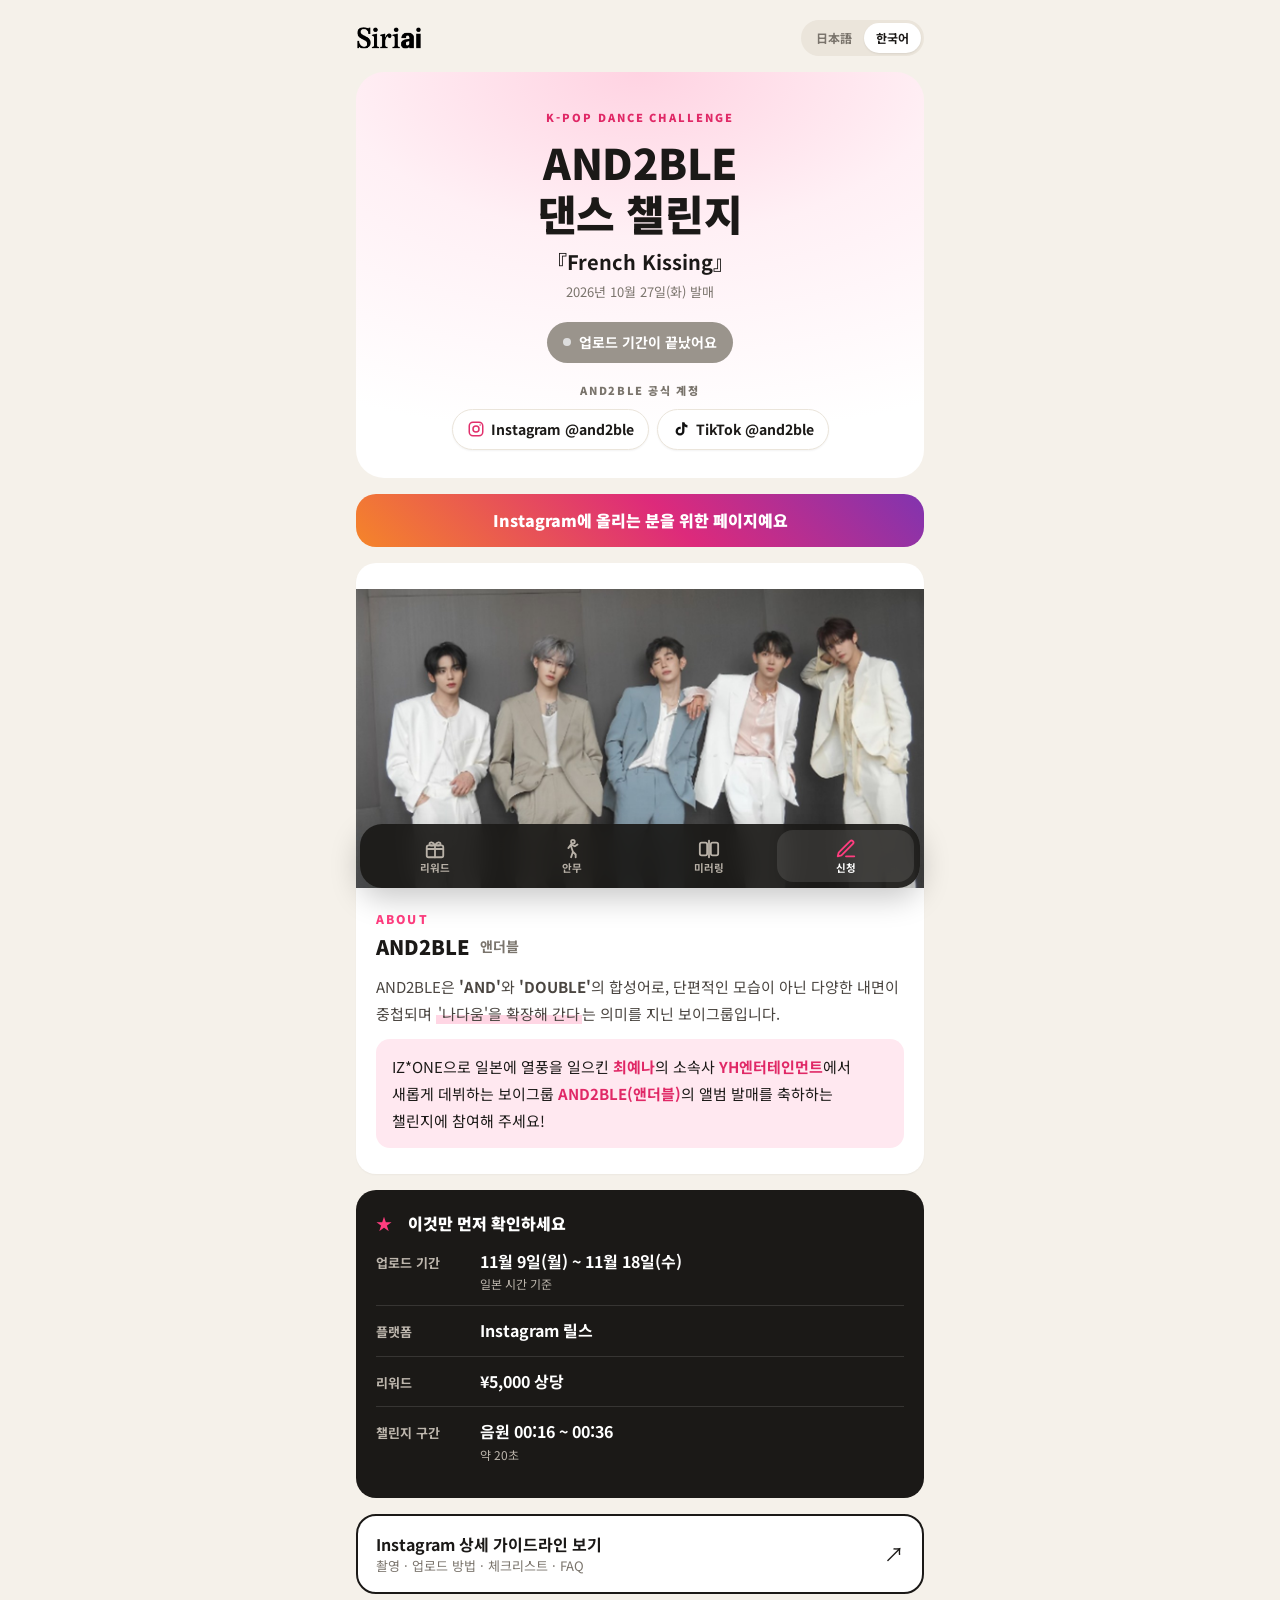
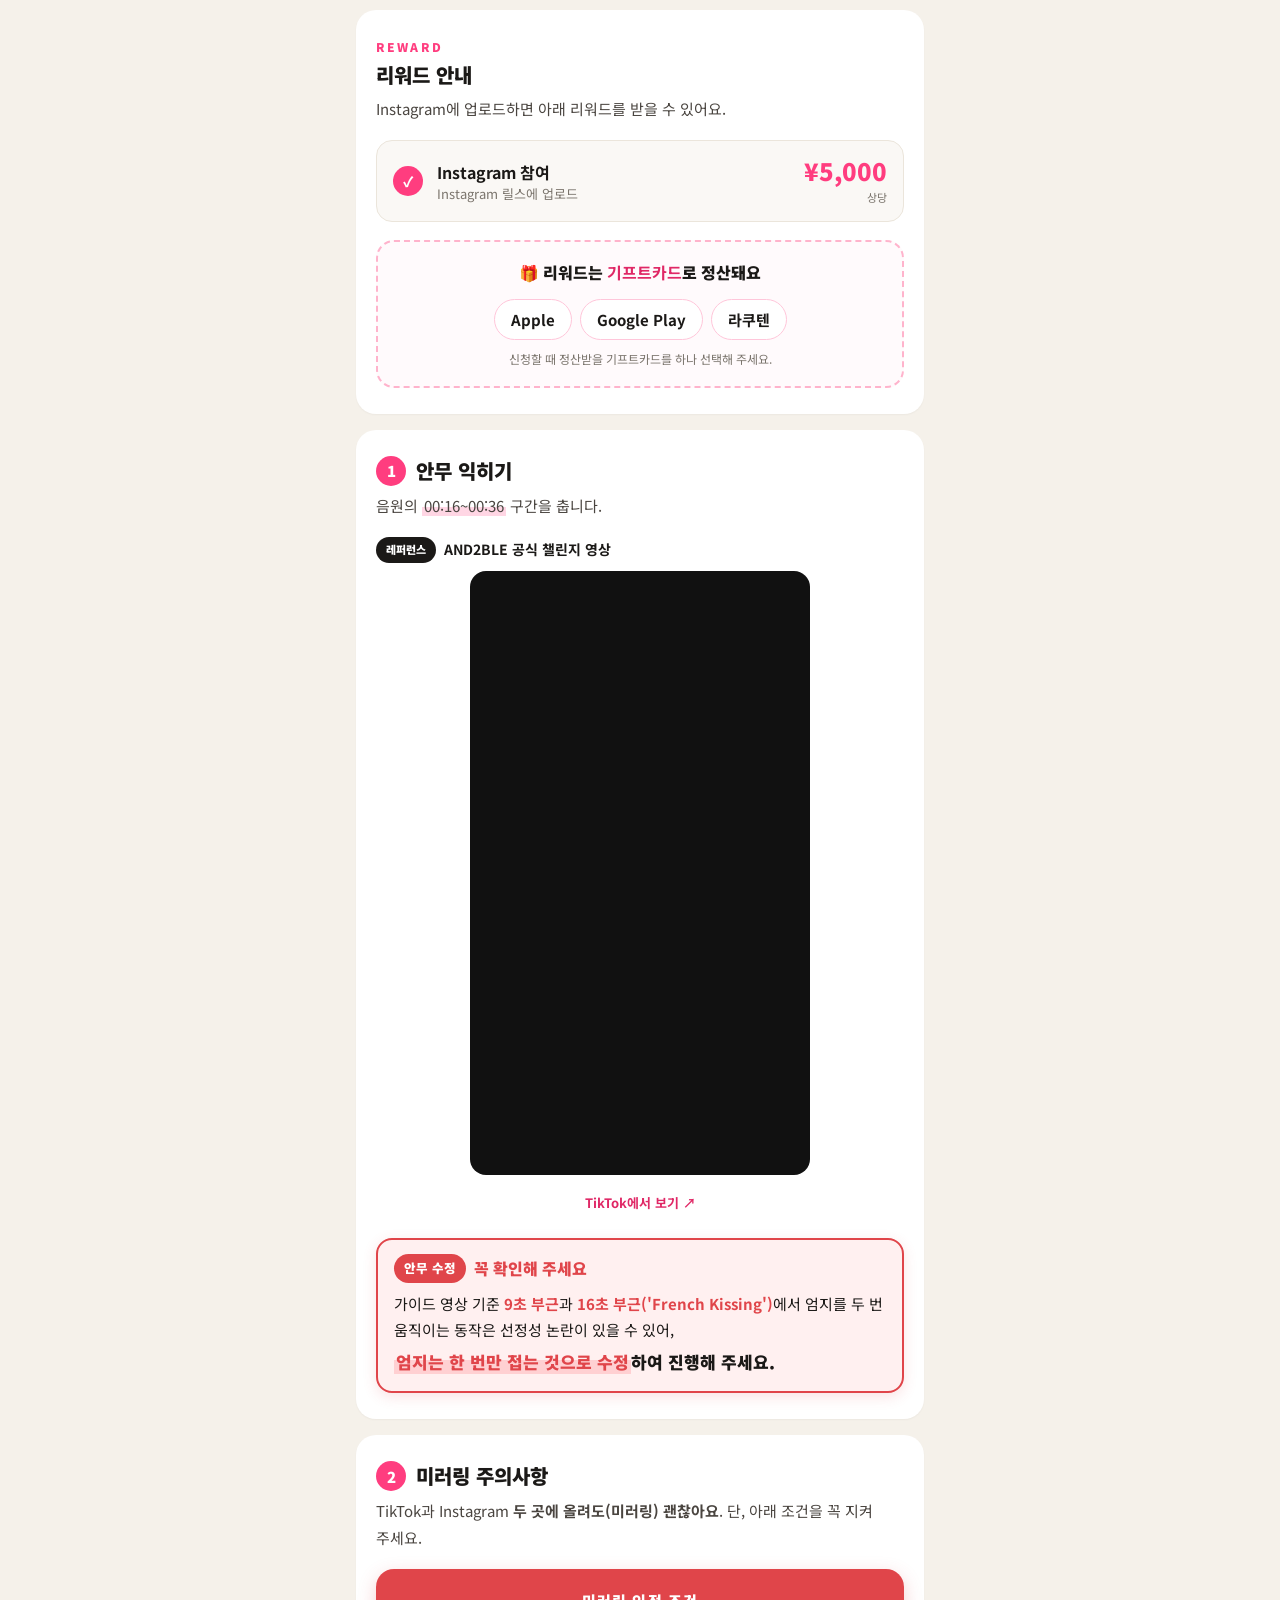
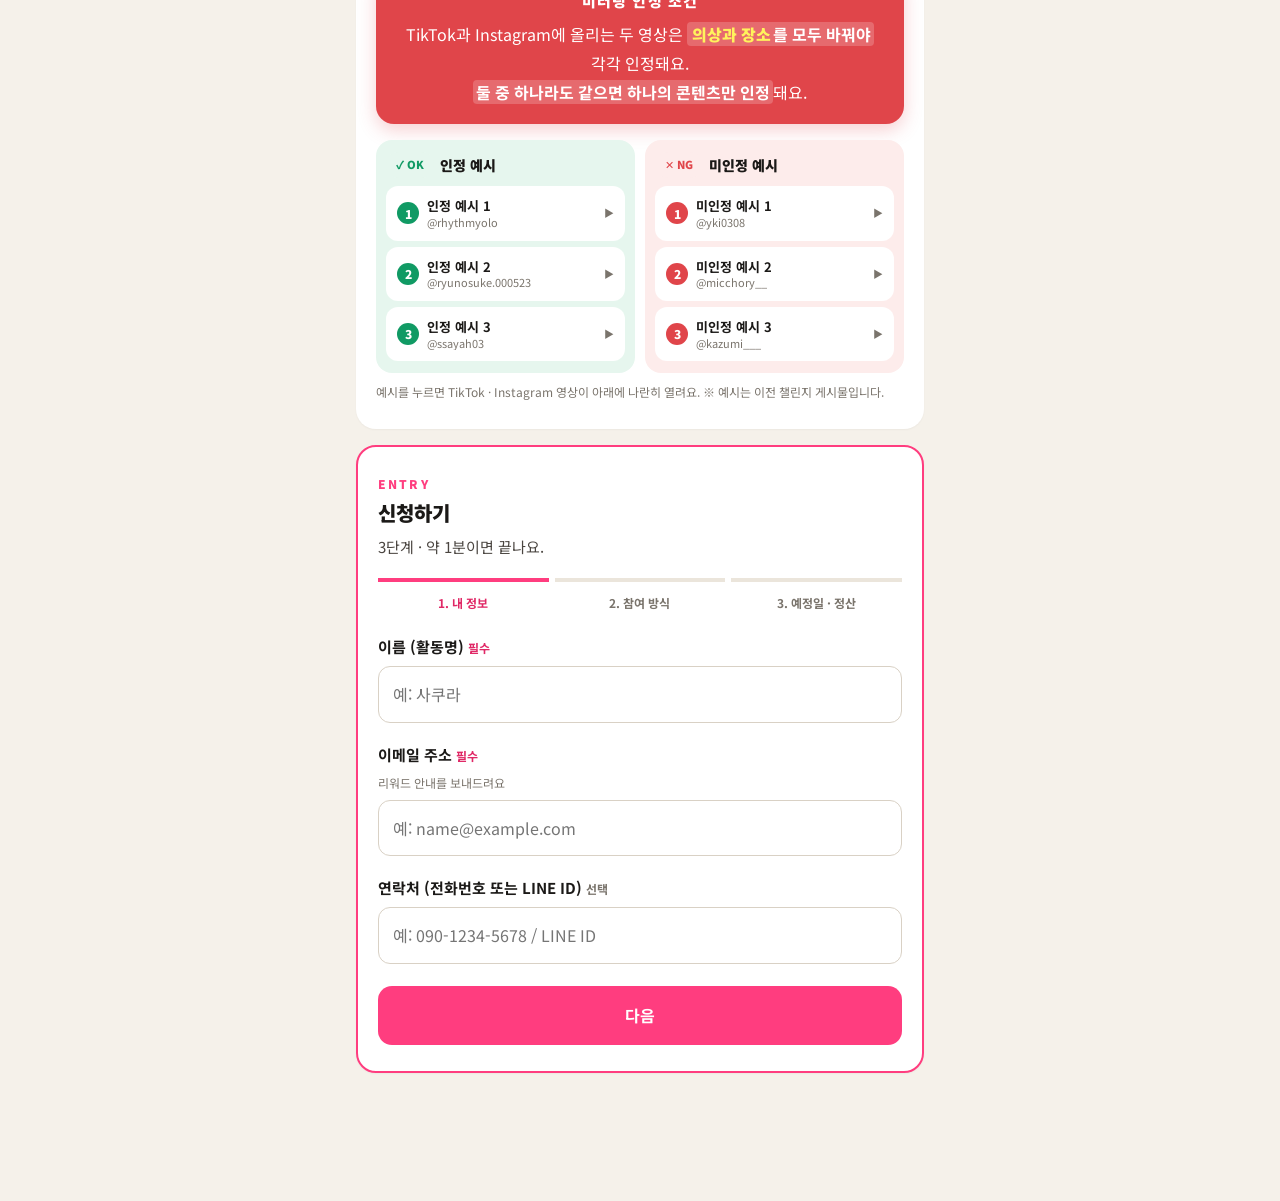
<file: ko-ig.html>
<!doctype html>
<html lang="ko">
<head>
<meta charset="utf-8">
<meta name="viewport" content="width=device-width, initial-scale=1, viewport-fit=cover">
<title>AND2BLE Dance Challenge | Instagram</title>
<meta name="description" content="AND2BLE『French Kissing』댄스 챌린지 참여 가이드">
<meta property="og:type" content="website">
<meta property="og:site_name" content="SIRIAI">
<meta property="og:title" content="AND2BLE『French Kissing』댄스 챌린지 | Instagram">
<meta property="og:description" content="참여 가이드 · 업로드 기간 11/9 ~ 11/18 · Instagram">
<meta property="og:url" content="https://and2ble-guideline.vercel.app/ko-ig.html">
<meta property="og:image" content="https://and2ble-guideline.vercel.app/images/og-and2ble.jpg">
<meta property="og:image:width" content="1200">
<meta property="og:image:height" content="630">
<meta name="twitter:card" content="summary_large_image">
<link rel="preconnect" href="https://fonts.googleapis.com">
<link rel="preconnect" href="https://fonts.gstatic.com" crossorigin>
<link href="https://fonts.googleapis.com/css2?family=Noto+Sans+KR:wght@400;500;700;900&display=swap" rel="stylesheet">
<link rel="stylesheet" href="style.css?v=20261110a">
<link rel="stylesheet" href="guide.css?v=20261109c">
</head>
<body>
<div class="wrap">

  <div class="topbar">
    <img class="brand-logo" src="images/siriai-logo.png" alt="SIRIAI" width="118" height="43">
    <nav class="lang" aria-label="언어"><a href="ja-ig.html" data-lang>日本語</a><a class="on" href="ko-ig.html" data-lang>한국어</a></nav>
  </div>

  <!-- ===== 개요 ===== -->
  <div id="top" style="scroll-margin-top:16px">
    <header class="hero">
      <div class="eyebrow">K-POP DANCE CHALLENGE</div>
      <h1>AND2BLE<br>댄스 챌린지</h1>
      <div class="song">『French Kissing』</div>
      <div class="release">2026년 10월 27일(화) 발매</div>
      <div class="status"><span class="dot"></span><span class="txt">업로드 기간: 11/9(월) ~ 11/18(수)</span></div>
      <div class="official">
        <span class="official-label">AND2BLE 공식 계정</span>
        <div class="official-links">
          <a href="https://www.instagram.com/and2ble/" target="_blank" rel="noopener"><svg viewBox="0 0 24 24" fill="none" stroke="#e1306c" stroke-width="2"><rect x="3" y="3" width="18" height="18" rx="5"/><circle cx="12" cy="12" r="4"/><circle cx="17.5" cy="6.5" r="1" fill="#e1306c" stroke="none"/></svg>Instagram @and2ble</a>
          <a href="https://www.tiktok.com/@and2ble" target="_blank" rel="noopener"><svg viewBox="0 0 24 24" fill="#111"><path d="M16.6 3c.4 2.2 1.8 3.6 4 3.8v3.1c-1.5 0-2.9-.4-4-1.2v6.2a5.9 5.9 0 1 1-5.9-5.9c.3 0 .6 0 .9.1v3.2a2.8 2.8 0 1 0 1.9 2.6V3h3.1z"/></svg>TikTok @and2ble</a>
        </div>
      </div>
    </header>

    <p class="plat-only ig"><b>Instagram에 올리는 분을 위한 페이지예요</b></p>

    <section class="card intro" id="about">
      <img class="intro-photo" src="images/og-and2ble.jpg" alt="AND2BLE 단체 사진">
      <div class="kicker">ABOUT</div>
      <h2>AND2BLE <span class="intro-kana">앤더블</span></h2>
      <p>AND2BLE은 <b>'AND'</b>와 <b>'DOUBLE'</b>의 합성어로, 단편적인 모습이 아닌 다양한 내면이 중첩되며 <mark>'나다움'을 확장해 간다</mark>는 의미를 지닌 보이그룹입니다.</p>
      <p class="intro-cta">IZ*ONE으로 일본에 열풍을 일으킨 <b>최예나</b>의 소속사 <b>YH엔터테인먼트</b>에서 새롭게 데뷔하는 보이그룹 <b>AND2BLE(앤더블)</b>의 앨범 발매를 축하하는 챌린지에 참여해 주세요!</p>
    </section>

    <div class="summary">
      <h2>이것만 먼저 확인하세요</h2>
      <dl>
        <div class="sum-row"><dt>업로드 기간</dt><dd>11월 9일(월) ~ 11월 18일(수)<small>일본 시간 기준</small></dd></div>
        <div class="sum-row"><dt>플랫폼</dt><dd>Instagram 릴스</dd></div>
        <div class="sum-row"><dt>리워드</dt><dd>¥5,000 상당</dd></div>
        <div class="sum-row"><dt>챌린지 구간</dt><dd>음원 00:16 ~ 00:36<small>약 20초</small></dd></div>
      </dl>
    </div>

    <a class="guide-link" href="https://and2ble-instagram-guide.vercel.app/?lang=ko" target="_blank" rel="noopener"><span class="tx"><b>Instagram 상세 가이드라인 보기</b><small>촬영 · 업로드 방법 · 체크리스트 · FAQ</small></span><span class="go">↗</span></a>
  </div>

  <!-- ===== 리워드 ===== -->
  <section class="card" id="reward">
    <div class="kicker">REWARD</div>
    <h2>리워드 안내</h2>
    <p class="lead">Instagram에 업로드하면 아래 리워드를 받을 수 있어요.</p>
    <div class="reward-list">
      <div class="reward">
        <span class="n">✓</span>
        <span class="t">Instagram 참여<small>Instagram 릴스에 업로드</small></span>
        <span class="v"><b>¥5,000</b><small>상당</small></span>
      </div>
    </div>
    <div class="gift">
      <div class="gift-title">🎁 리워드는 <b>기프트카드</b>로 정산돼요</div>
      <div class="gift-names"><span>Apple</span><span>Google Play</span><span>라쿠텐</span></div>
      <p class="hint">신청할 때 정산받을 기프트카드를 하나 선택해 주세요.</p>
    </div>  </section>

  <!-- ===== 안무 ===== -->
  <section class="card" id="dance">
    <h2><span class="num">1</span>안무 익히기</h2>
    <p class="lead">음원의 <mark>00:16~00:36</mark> 구간을 춥니다.</p>
    <div class="ref">
      <div class="ref-label"><span class="badge">레퍼런스</span>AND2BLE 공식 챌린지 영상</div>
      <div class="ref-frame"><iframe src="https://www.tiktok.com/player/v1/7703804359150226708?music_info=1&amp;description=1&amp;rel=0" title="AND2BLE French Kissing 레퍼런스 영상" allow="autoplay; fullscreen; encrypted-media; picture-in-picture" allowfullscreen></iframe></div>
      <a class="ex-link" href="https://www.tiktok.com/@and2ble/video/7703804359150226708" target="_blank" rel="noopener">TikTok에서 보기 ↗</a>
    </div>
    <div class="fix-box">
      <div class="fix-title"><span class="fix-tag">안무 수정</span>꼭 확인해 주세요</div>
      <p>가이드 영상 기준 <b>9초 부근</b>과 <b>16초 부근('French Kissing')</b>에서 엄지를 두 번 움직이는 동작은 선정성 논란이 있을 수 있어,</p>
      <p class="fix-main"><mark>엄지는 한 번만 접는 것으로 수정</mark>하여 진행해 주세요.</p>
    </div>
  </section>

  <!-- ===== 미러링 ===== -->
  <section class="card" id="mirror">
    <h2><span class="num">2</span>미러링 주의사항</h2>
    <p class="lead">TikTok과 Instagram <b>두 곳에 올려도(미러링) 괜찮아요</b>. 단, 아래 조건을 꼭 지켜 주세요.</p>
    <div class="must-banner">
      <div class="must-title">미러링 인정 조건</div>
      <p class="must-note">TikTok과 Instagram에 올리는 두 영상은 <b><span class="kw">의상과 장소</span>를 모두 바꿔야</b> 각각 인정돼요.<br><b>둘 중 하나라도 같으면 하나의 콘텐츠만 인정</b>돼요.</p>
    </div>

    <div class="ex-cols">
      <div class="ex-col ok">
        <div class="ex-col-head"><span class="badge ok">✓ OK</span>인정 예시</div>
        <div data-examples="ok"></div>
      </div>
      <div class="ex-col ng">
        <div class="ex-col-head"><span class="badge ng">✕ NG</span>미인정 예시</div>
        <div data-examples="ng"></div>
      </div>
    </div>
    <div class="ex-viewer" data-viewer hidden></div>
    <p class="hint">예시를 누르면 TikTok · Instagram 영상이 아래에 나란히 열려요. ※ 예시는 이전 챌린지 게시물입니다.</p>
  </section>

  <!-- ===== 신청 ===== -->
  <section class="card" id="apply">
    <div class="kicker">ENTRY</div>
    <h2>신청하기</h2>
    <p class="lead">3단계 · 약 1분이면 끝나요.</p>

    <ol class="stepper"><li class="on">1. 내 정보</li><li>2. 참여 방식</li><li>3. 예정일 · 정산</li></ol>

    <form id="applyForm" data-source="ig" novalidate>
      <fieldset class="fstep">
        <div class="field">
          <label for="f-name">이름 (활동명)<span class="req">필수</span></label>
          <input id="f-name" name="name" type="text" autocomplete="nickname" placeholder="예: 사쿠라">
          <p class="err" data-err="name"></p>
        </div>
        <div class="field">
          <label for="f-email">이메일 주소<span class="req">필수</span></label>
          <span class="help">리워드 안내를 보내드려요</span>
          <input id="f-email" name="email" type="email" inputmode="email" autocomplete="email" autocapitalize="off" spellcheck="false" placeholder="예: name@example.com">
          <p class="err" data-err="email"></p>
        </div>
        <div class="field">
          <label for="f-contact">연락처 (전화번호 또는 LINE ID)<span class="opt">선택</span></label>
          <input id="f-contact" name="contact" type="text" autocomplete="tel" placeholder="예: 090-1234-5678 / LINE ID">
          <p class="err" data-err="contact"></p>
        </div>
        <div class="fnav-btns single"><button type="button" class="fbtn next" data-next>다음</button></div>
      </fieldset>

      <fieldset class="fstep" hidden>
        <div class="field">
          <span class="flabel">참여 방식을 선택해 주세요<span class="req">필수</span></span>
          <div class="choices">
            <label class="choice"><input type="radio" name="platform" value="instagram" checked><span class="radio"></span><span class="ct"><b>Instagram 참여</b><small>Instagram 릴스에 업로드</small></span><span class="amt">¥5,000</span></label>
          </div>
          <p class="err" data-err="platform"></p>
        </div>

        <div class="field acc-field" data-acc="tiktok" hidden>
          <label for="f-tt">TikTok 아이디<span class="req">필수</span></label>
          <span class="help">@ 뒤의 아이디만 입력해 주세요. 프로필 링크를 붙여넣어도 돼요.</span>
          <input id="f-tt" name="tiktok" type="text" autocapitalize="off" autocomplete="off" spellcheck="false" placeholder="@your_id">
          <p class="preview" data-preview="tiktok"></p>
          <p class="err" data-err="tiktok"></p>
        </div>
        <div class="field acc-field" data-acc="instagram" hidden>
          <label for="f-ig">Instagram 아이디<span class="req">필수</span></label>
          <span class="help">@ 뒤의 아이디만 입력해 주세요. 프로필 링크를 붙여넣어도 돼요.</span>
          <input id="f-ig" name="instagram" type="text" autocapitalize="off" autocomplete="off" spellcheck="false" placeholder="@your_id">
          <p class="preview" data-preview="instagram"></p>
          <p class="err" data-err="instagram"></p>
        </div>

        <div class="fnav-btns"><button type="button" class="fbtn prev" data-prev>이전</button><button type="button" class="fbtn next" data-next>다음</button></div>
      </fieldset>

      <fieldset class="fstep" hidden>
        <div class="field">
          <span class="flabel">업로드 예정일<span class="req">필수</span></span>
          <span class="help">업로드 기간: 11월 9일(월) ~ 11월 18일(수)</span>
          <div class="dates">
            <label class="date"><input type="radio" name="date" value="2026-11-09"><span><b>9</b><small>월</small></span></label>
            <label class="date"><input type="radio" name="date" value="2026-11-10"><span><b>10</b><small>화</small></span></label>
            <label class="date"><input type="radio" name="date" value="2026-11-11"><span><b>11</b><small>수</small></span></label>
            <label class="date"><input type="radio" name="date" value="2026-11-12"><span><b>12</b><small>목</small></span></label>
            <label class="date"><input type="radio" name="date" value="2026-11-13"><span><b>13</b><small>금</small></span></label>
            <label class="date"><input type="radio" name="date" value="2026-11-14"><span class="we"><b>14</b><small>토</small></span></label>
            <label class="date"><input type="radio" name="date" value="2026-11-15"><span class="we"><b>15</b><small>일</small></span></label>
            <label class="date"><input type="radio" name="date" value="2026-11-16"><span><b>16</b><small>월</small></span></label>
            <label class="date"><input type="radio" name="date" value="2026-11-17"><span><b>17</b><small>화</small></span></label>
            <label class="date"><input type="radio" name="date" value="2026-11-18"><span><b>18</b><small>수</small></span></label>
          </div>
          <p class="err" data-err="date"></p>
        </div>

        <div class="field">
          <span class="flabel">정산받을 기프트카드<span class="req">필수</span></span>
          <span class="help">리워드를 받을 기프트카드를 하나 골라 주세요 (Amazon 제외)</span>
          <div class="gifts">
            <label class="gift-opt"><input type="radio" name="gift" value="Apple"><img src="images/gift-apple.png" alt=""><span>Apple</span></label>
            <label class="gift-opt"><input type="radio" name="gift" value="Google Play"><img src="images/gift-googleplay.png" alt=""><span>Google Play</span></label>
            <label class="gift-opt"><input type="radio" name="gift" value="Rakuten"><img src="images/gift-rakuten.png" alt=""><span>라쿠텐</span></label>
          </div>
          <p class="err" data-err="gift"></p>
        </div>

        <div class="confirm-title">입력 내용 확인</div>
        <dl class="confirm"></dl>

        <div class="field">
          <label class="agree"><input type="checkbox" name="agree"><span class="box"></span><span class="t"><b>아래 유의사항을 확인했고 동의합니다</b>
            <ul>
              <li>해시태그 3개(#AND2BLE #앤더블 #AND2BLE_FrenchKissing)를 달아서 업로드합니다</li>
              <li>Instagram은 '오리지널 오디오'로 업로드합니다</li>
            </ul></span></label>
          <p class="err" data-err="agree"></p>
        </div>

        <div class="fnav-btns"><button type="button" class="fbtn prev" data-prev>이전</button><button type="submit" class="fbtn next">신청하기</button></div>
        <p class="form-error" role="alert" hidden></p>
      </fieldset>
    </form>

    <div class="apply-done" hidden>
      <div class="big">🎉</div>
      <h3>신청이 완료됐어요!</h3>
      <p>SIRIAI에서 내용을 확인한 뒤<br>메일로 확정 안내를 보내드릴게요.<br>조금만 기다려 주세요.</p>
    </div>
  </section>

</div>

<nav class="fnav" aria-label="페이지 메뉴">
  <a href="#reward" class="on"><svg viewBox="0 0 24 24" fill="none" stroke="currentColor" stroke-width="2" stroke-linecap="round" stroke-linejoin="round"><rect x="3" y="8" width="18" height="13" rx="2"/><path d="M12 8v13M3 12h18M12 8c-2-4-6-4-6-1.5S9 8 12 8zm0 0c2-4 6-4 6-1.5S15 8 12 8z"/></svg>리워드</a>
  <a href="#dance"><svg viewBox="0 0 24 24" fill="none" stroke="currentColor" stroke-width="2" stroke-linecap="round" stroke-linejoin="round"><circle cx="13" cy="4" r="2"/><path d="M11 21l2-6 3 3v3M8 11l3-4 4 2 3-2M13 15l-2-6"/></svg>안무</a>
  <a href="#mirror"><svg viewBox="0 0 24 24" fill="none" stroke="currentColor" stroke-width="2" stroke-linecap="round" stroke-linejoin="round"><rect x="2" y="5" width="8" height="14" rx="2"/><rect x="14" y="5" width="8" height="14" rx="2"/><path d="M12 3v18"/></svg>미러링</a>
  <a href="#apply" class="cta"><svg viewBox="0 0 24 24" fill="none" stroke="currentColor" stroke-width="2" stroke-linecap="round" stroke-linejoin="round"><path d="M12 20h9"/><path d="M16.5 3.5a2.1 2.1 0 0 1 3 3L7 19l-4 1 1-4z"/></svg>신청</a>
</nav>

<script src="app.js?v=20261105d"></script>
<script src="apply.js?v=20261109a"></script>
</body>
</html>
</file>
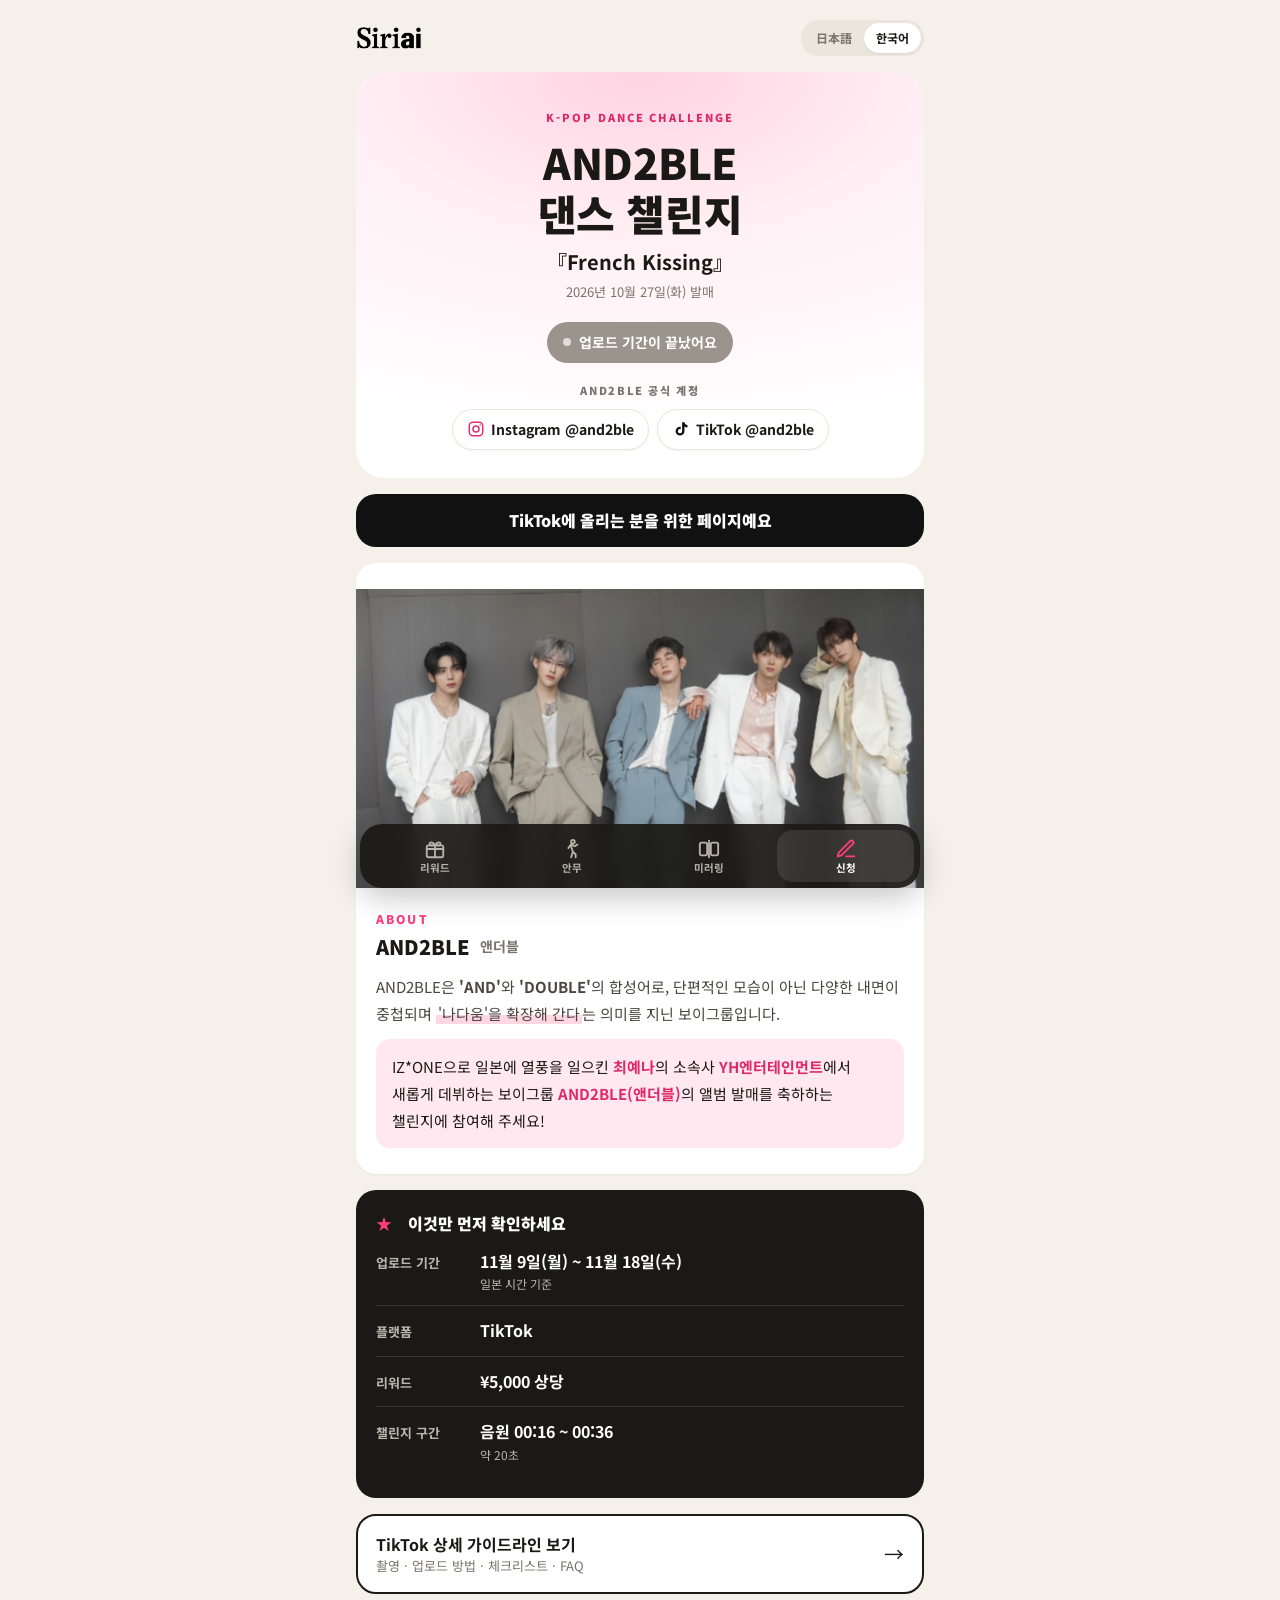
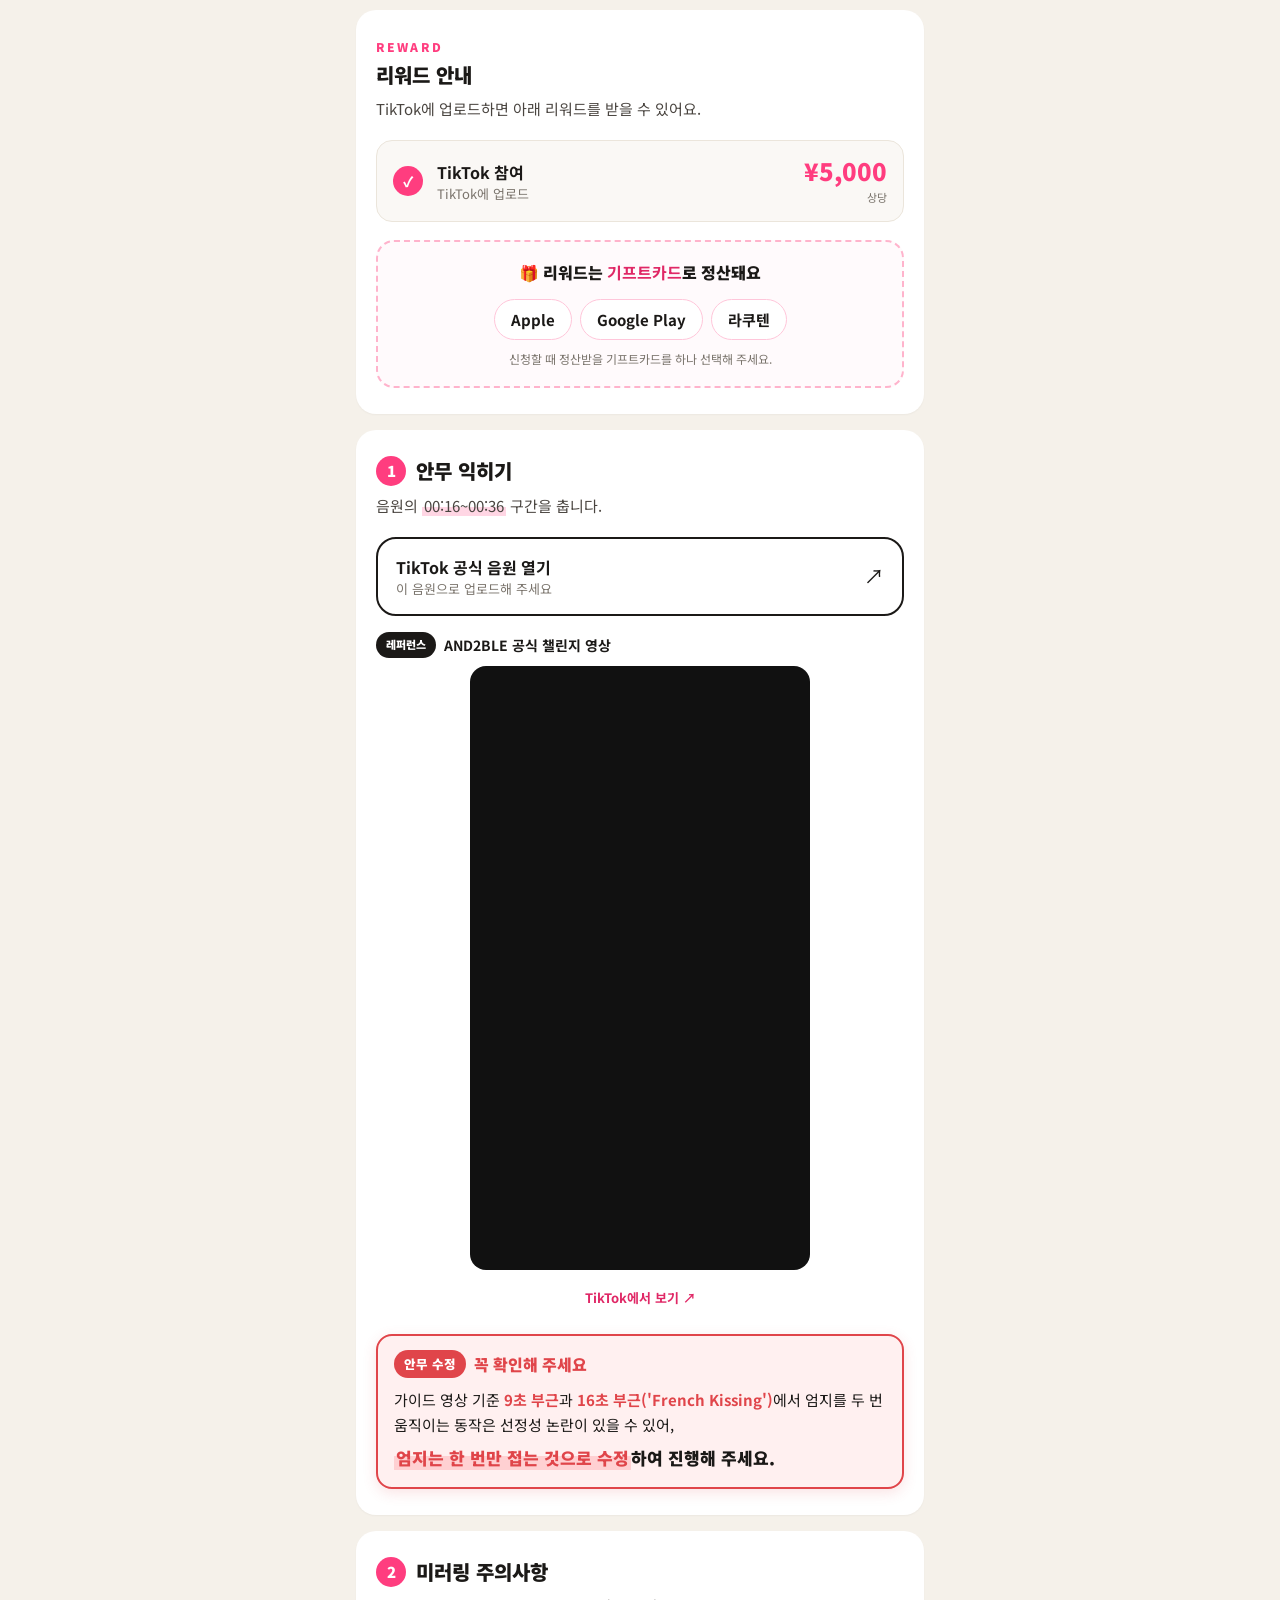
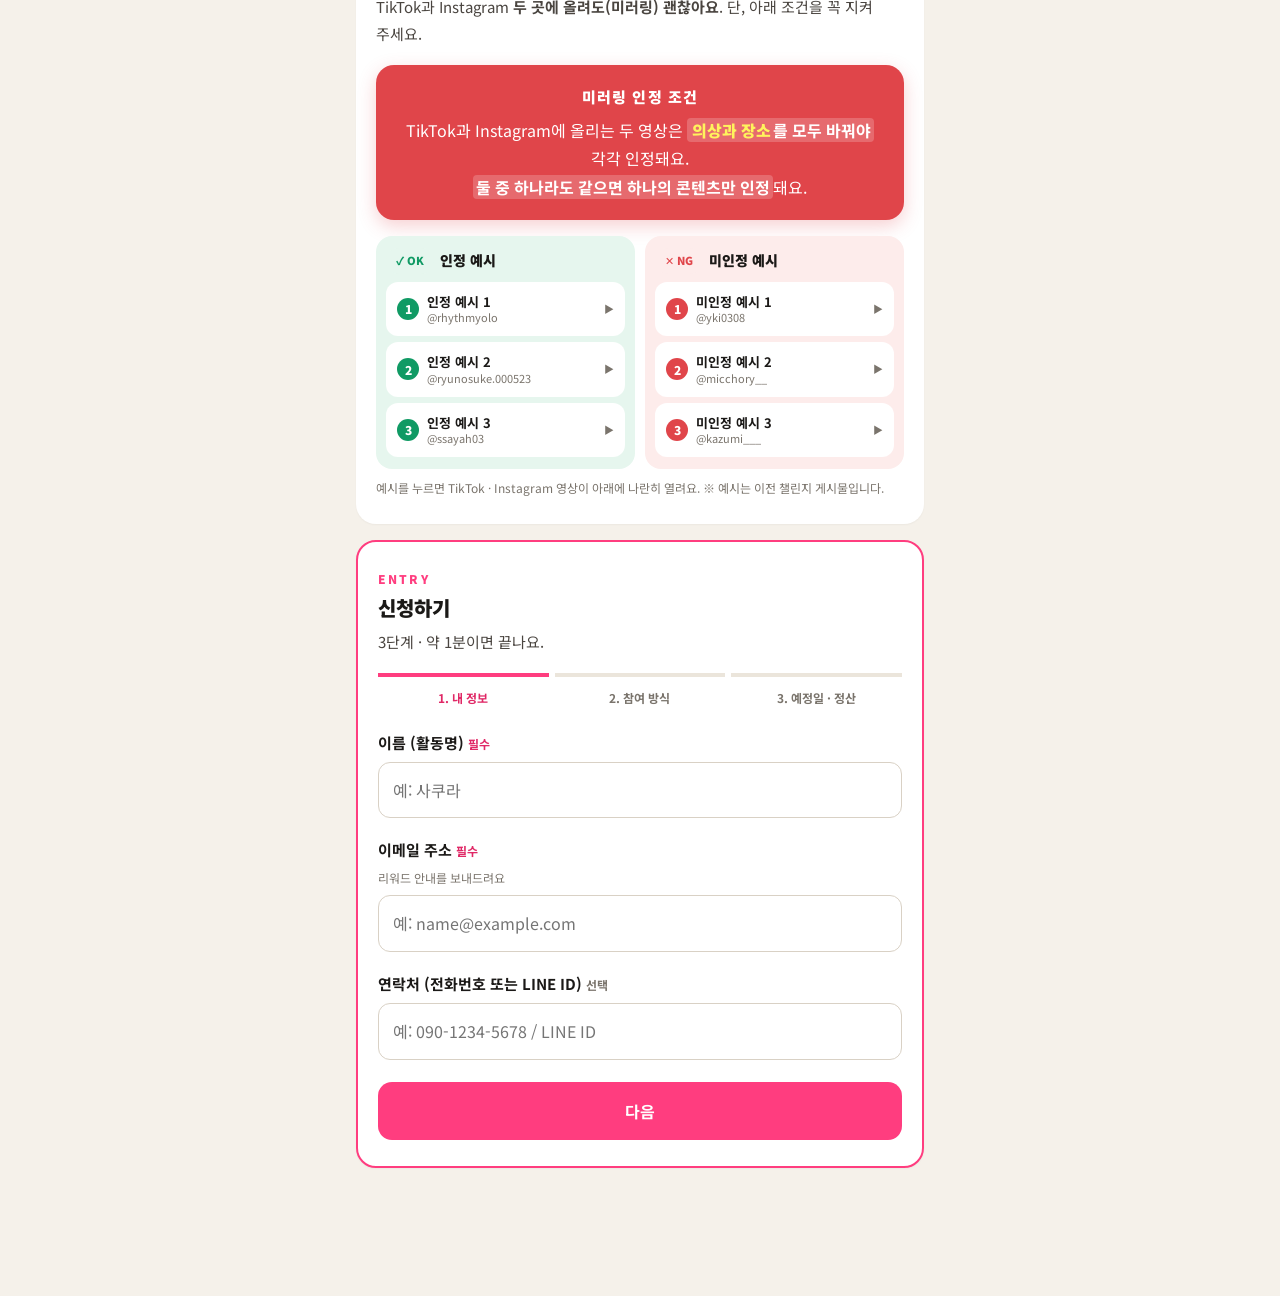
<file: ko-tt.html>
<!doctype html>
<html lang="ko">
<head>
<meta charset="utf-8">
<meta name="viewport" content="width=device-width, initial-scale=1, viewport-fit=cover">
<title>AND2BLE Dance Challenge | TikTok</title>
<meta name="description" content="AND2BLE『French Kissing』댄스 챌린지 참여 가이드">
<meta property="og:type" content="website">
<meta property="og:site_name" content="SIRIAI">
<meta property="og:title" content="AND2BLE『French Kissing』댄스 챌린지 | TikTok">
<meta property="og:description" content="참여 가이드 · 업로드 기간 11/9 ~ 11/18 · TikTok">
<meta property="og:url" content="https://and2ble-guideline.vercel.app/ko-tt.html">
<meta property="og:image" content="https://and2ble-guideline.vercel.app/images/og-and2ble.jpg">
<meta property="og:image:width" content="1200">
<meta property="og:image:height" content="630">
<meta name="twitter:card" content="summary_large_image">
<link rel="preconnect" href="https://fonts.googleapis.com">
<link rel="preconnect" href="https://fonts.gstatic.com" crossorigin>
<link href="https://fonts.googleapis.com/css2?family=Noto+Sans+KR:wght@400;500;700;900&display=swap" rel="stylesheet">
<link rel="stylesheet" href="style.css?v=20261110a">
<link rel="stylesheet" href="guide.css?v=20261109c">
</head>
<body>
<div class="wrap">

  <div class="topbar">
    <img class="brand-logo" src="images/siriai-logo.png" alt="SIRIAI" width="118" height="43">
    <nav class="lang" aria-label="언어"><a href="ja-tt.html" data-lang>日本語</a><a class="on" href="ko-tt.html" data-lang>한국어</a></nav>
  </div>

  <!-- ===== 개요 ===== -->
  <div id="top" style="scroll-margin-top:16px">
    <header class="hero">
      <div class="eyebrow">K-POP DANCE CHALLENGE</div>
      <h1>AND2BLE<br>댄스 챌린지</h1>
      <div class="song">『French Kissing』</div>
      <div class="release">2026년 10월 27일(화) 발매</div>
      <div class="status"><span class="dot"></span><span class="txt">업로드 기간: 11/9(월) ~ 11/18(수)</span></div>
      <div class="official">
        <span class="official-label">AND2BLE 공식 계정</span>
        <div class="official-links">
          <a href="https://www.instagram.com/and2ble/" target="_blank" rel="noopener"><svg viewBox="0 0 24 24" fill="none" stroke="#e1306c" stroke-width="2"><rect x="3" y="3" width="18" height="18" rx="5"/><circle cx="12" cy="12" r="4"/><circle cx="17.5" cy="6.5" r="1" fill="#e1306c" stroke="none"/></svg>Instagram @and2ble</a>
          <a href="https://www.tiktok.com/@and2ble" target="_blank" rel="noopener"><svg viewBox="0 0 24 24" fill="#111"><path d="M16.6 3c.4 2.2 1.8 3.6 4 3.8v3.1c-1.5 0-2.9-.4-4-1.2v6.2a5.9 5.9 0 1 1-5.9-5.9c.3 0 .6 0 .9.1v3.2a2.8 2.8 0 1 0 1.9 2.6V3h3.1z"/></svg>TikTok @and2ble</a>
        </div>
      </div>
    </header>

    <p class="plat-only tt"><b>TikTok에 올리는 분을 위한 페이지예요</b></p>

    <section class="card intro" id="about">
      <img class="intro-photo" src="images/og-and2ble.jpg" alt="AND2BLE 단체 사진">
      <div class="kicker">ABOUT</div>
      <h2>AND2BLE <span class="intro-kana">앤더블</span></h2>
      <p>AND2BLE은 <b>'AND'</b>와 <b>'DOUBLE'</b>의 합성어로, 단편적인 모습이 아닌 다양한 내면이 중첩되며 <mark>'나다움'을 확장해 간다</mark>는 의미를 지닌 보이그룹입니다.</p>
      <p class="intro-cta">IZ*ONE으로 일본에 열풍을 일으킨 <b>최예나</b>의 소속사 <b>YH엔터테인먼트</b>에서 새롭게 데뷔하는 보이그룹 <b>AND2BLE(앤더블)</b>의 앨범 발매를 축하하는 챌린지에 참여해 주세요!</p>
    </section>

    <div class="summary">
      <h2>이것만 먼저 확인하세요</h2>
      <dl>
        <div class="sum-row"><dt>업로드 기간</dt><dd>11월 9일(월) ~ 11월 18일(수)<small>일본 시간 기준</small></dd></div>
        <div class="sum-row"><dt>플랫폼</dt><dd>TikTok</dd></div>
        <div class="sum-row"><dt>리워드</dt><dd>¥5,000 상당</dd></div>
        <div class="sum-row"><dt>챌린지 구간</dt><dd>음원 00:16 ~ 00:36<small>약 20초</small></dd></div>
      </dl>
    </div>

    <a class="guide-link" href="guide-tt-ko.html"><span class="tx"><b>TikTok 상세 가이드라인 보기</b><small>촬영 · 업로드 방법 · 체크리스트 · FAQ</small></span><span class="go">→</span></a>
  </div>

  <!-- ===== 리워드 ===== -->
  <section class="card" id="reward">
    <div class="kicker">REWARD</div>
    <h2>리워드 안내</h2>
    <p class="lead">TikTok에 업로드하면 아래 리워드를 받을 수 있어요.</p>
    <div class="reward-list">
      <div class="reward">
        <span class="n">✓</span>
        <span class="t">TikTok 참여<small>TikTok에 업로드</small></span>
        <span class="v"><b>¥5,000</b><small>상당</small></span>
      </div>
    </div>
    <div class="gift">
      <div class="gift-title">🎁 리워드는 <b>기프트카드</b>로 정산돼요</div>
      <div class="gift-names"><span>Apple</span><span>Google Play</span><span>라쿠텐</span></div>
      <p class="hint">신청할 때 정산받을 기프트카드를 하나 선택해 주세요.</p>
    </div>  </section>

  <!-- ===== 안무 ===== -->
  <section class="card" id="dance">
    <h2><span class="num">1</span>안무 익히기</h2>
    <p class="lead">음원의 <mark>00:16~00:36</mark> 구간을 춥니다.</p>
    <a class="guide-link" href="https://www.tiktok.com/music/French-Kissing-7694241938173904902" target="_blank" rel="noopener"><span class="tx"><b>TikTok 공식 음원 열기</b><small>이 음원으로 업로드해 주세요</small></span><span class="go">↗</span></a>
    <div class="ref">
      <div class="ref-label"><span class="badge">레퍼런스</span>AND2BLE 공식 챌린지 영상</div>
      <div class="ref-frame"><iframe src="https://www.tiktok.com/player/v1/7703804359150226708?music_info=1&amp;description=1&amp;rel=0" title="AND2BLE French Kissing 레퍼런스 영상" allow="autoplay; fullscreen; encrypted-media; picture-in-picture" allowfullscreen></iframe></div>
      <a class="ex-link" href="https://www.tiktok.com/@and2ble/video/7703804359150226708" target="_blank" rel="noopener">TikTok에서 보기 ↗</a>
    </div>
    <div class="fix-box">
      <div class="fix-title"><span class="fix-tag">안무 수정</span>꼭 확인해 주세요</div>
      <p>가이드 영상 기준 <b>9초 부근</b>과 <b>16초 부근('French Kissing')</b>에서 엄지를 두 번 움직이는 동작은 선정성 논란이 있을 수 있어,</p>
      <p class="fix-main"><mark>엄지는 한 번만 접는 것으로 수정</mark>하여 진행해 주세요.</p>
    </div>
  </section>

  <!-- ===== 미러링 ===== -->
  <section class="card" id="mirror">
    <h2><span class="num">2</span>미러링 주의사항</h2>
    <p class="lead">TikTok과 Instagram <b>두 곳에 올려도(미러링) 괜찮아요</b>. 단, 아래 조건을 꼭 지켜 주세요.</p>
    <div class="must-banner">
      <div class="must-title">미러링 인정 조건</div>
      <p class="must-note">TikTok과 Instagram에 올리는 두 영상은 <b><span class="kw">의상과 장소</span>를 모두 바꿔야</b> 각각 인정돼요.<br><b>둘 중 하나라도 같으면 하나의 콘텐츠만 인정</b>돼요.</p>
    </div>

    <div class="ex-cols">
      <div class="ex-col ok">
        <div class="ex-col-head"><span class="badge ok">✓ OK</span>인정 예시</div>
        <div data-examples="ok"></div>
      </div>
      <div class="ex-col ng">
        <div class="ex-col-head"><span class="badge ng">✕ NG</span>미인정 예시</div>
        <div data-examples="ng"></div>
      </div>
    </div>
    <div class="ex-viewer" data-viewer hidden></div>
    <p class="hint">예시를 누르면 TikTok · Instagram 영상이 아래에 나란히 열려요. ※ 예시는 이전 챌린지 게시물입니다.</p>
  </section>

  <!-- ===== 신청 ===== -->
  <section class="card" id="apply">
    <div class="kicker">ENTRY</div>
    <h2>신청하기</h2>
    <p class="lead">3단계 · 약 1분이면 끝나요.</p>

    <ol class="stepper"><li class="on">1. 내 정보</li><li>2. 참여 방식</li><li>3. 예정일 · 정산</li></ol>

    <form id="applyForm" data-source="tt" novalidate>
      <fieldset class="fstep">
        <div class="field">
          <label for="f-name">이름 (활동명)<span class="req">필수</span></label>
          <input id="f-name" name="name" type="text" autocomplete="nickname" placeholder="예: 사쿠라">
          <p class="err" data-err="name"></p>
        </div>
        <div class="field">
          <label for="f-email">이메일 주소<span class="req">필수</span></label>
          <span class="help">리워드 안내를 보내드려요</span>
          <input id="f-email" name="email" type="email" inputmode="email" autocomplete="email" autocapitalize="off" spellcheck="false" placeholder="예: name@example.com">
          <p class="err" data-err="email"></p>
        </div>
        <div class="field">
          <label for="f-contact">연락처 (전화번호 또는 LINE ID)<span class="opt">선택</span></label>
          <input id="f-contact" name="contact" type="text" autocomplete="tel" placeholder="예: 090-1234-5678 / LINE ID">
          <p class="err" data-err="contact"></p>
        </div>
        <div class="fnav-btns single"><button type="button" class="fbtn next" data-next>다음</button></div>
      </fieldset>

      <fieldset class="fstep" hidden>
        <div class="field">
          <span class="flabel">참여 방식을 선택해 주세요<span class="req">필수</span></span>
          <div class="choices">
            <label class="choice"><input type="radio" name="platform" value="tiktok" checked><span class="radio"></span><span class="ct"><b>TikTok 참여</b><small>TikTok에 업로드</small></span><span class="amt">¥5,000</span></label>
          </div>
          <p class="err" data-err="platform"></p>
        </div>

        <div class="field acc-field" data-acc="tiktok" hidden>
          <label for="f-tt">TikTok 아이디<span class="req">필수</span></label>
          <span class="help">@ 뒤의 아이디만 입력해 주세요. 프로필 링크를 붙여넣어도 돼요.</span>
          <input id="f-tt" name="tiktok" type="text" autocapitalize="off" autocomplete="off" spellcheck="false" placeholder="@your_id">
          <p class="preview" data-preview="tiktok"></p>
          <p class="err" data-err="tiktok"></p>
        </div>
        <div class="field acc-field" data-acc="instagram" hidden>
          <label for="f-ig">Instagram 아이디<span class="req">필수</span></label>
          <span class="help">@ 뒤의 아이디만 입력해 주세요. 프로필 링크를 붙여넣어도 돼요.</span>
          <input id="f-ig" name="instagram" type="text" autocapitalize="off" autocomplete="off" spellcheck="false" placeholder="@your_id">
          <p class="preview" data-preview="instagram"></p>
          <p class="err" data-err="instagram"></p>
        </div>

        <div class="fnav-btns"><button type="button" class="fbtn prev" data-prev>이전</button><button type="button" class="fbtn next" data-next>다음</button></div>
      </fieldset>

      <fieldset class="fstep" hidden>
        <div class="field">
          <span class="flabel">업로드 예정일<span class="req">필수</span></span>
          <span class="help">업로드 기간: 11월 9일(월) ~ 11월 18일(수)</span>
          <div class="dates">
            <label class="date"><input type="radio" name="date" value="2026-11-09"><span><b>9</b><small>월</small></span></label>
            <label class="date"><input type="radio" name="date" value="2026-11-10"><span><b>10</b><small>화</small></span></label>
            <label class="date"><input type="radio" name="date" value="2026-11-11"><span><b>11</b><small>수</small></span></label>
            <label class="date"><input type="radio" name="date" value="2026-11-12"><span><b>12</b><small>목</small></span></label>
            <label class="date"><input type="radio" name="date" value="2026-11-13"><span><b>13</b><small>금</small></span></label>
            <label class="date"><input type="radio" name="date" value="2026-11-14"><span class="we"><b>14</b><small>토</small></span></label>
            <label class="date"><input type="radio" name="date" value="2026-11-15"><span class="we"><b>15</b><small>일</small></span></label>
            <label class="date"><input type="radio" name="date" value="2026-11-16"><span><b>16</b><small>월</small></span></label>
            <label class="date"><input type="radio" name="date" value="2026-11-17"><span><b>17</b><small>화</small></span></label>
            <label class="date"><input type="radio" name="date" value="2026-11-18"><span><b>18</b><small>수</small></span></label>
          </div>
          <p class="err" data-err="date"></p>
        </div>

        <div class="field">
          <span class="flabel">정산받을 기프트카드<span class="req">필수</span></span>
          <span class="help">리워드를 받을 기프트카드를 하나 골라 주세요 (Amazon 제외)</span>
          <div class="gifts">
            <label class="gift-opt"><input type="radio" name="gift" value="Apple"><img src="images/gift-apple.png" alt=""><span>Apple</span></label>
            <label class="gift-opt"><input type="radio" name="gift" value="Google Play"><img src="images/gift-googleplay.png" alt=""><span>Google Play</span></label>
            <label class="gift-opt"><input type="radio" name="gift" value="Rakuten"><img src="images/gift-rakuten.png" alt=""><span>라쿠텐</span></label>
          </div>
          <p class="err" data-err="gift"></p>
        </div>

        <div class="confirm-title">입력 내용 확인</div>
        <dl class="confirm"></dl>

        <div class="field">
          <label class="agree"><input type="checkbox" name="agree"><span class="box"></span><span class="t"><b>아래 유의사항을 확인했고 동의합니다</b>
            <ul>
              <li>해시태그 3개(#AND2BLE #앤더블 #AND2BLE_FrenchKissing)를 달아서 업로드합니다</li>
            </ul></span></label>
          <p class="err" data-err="agree"></p>
        </div>

        <div class="fnav-btns"><button type="button" class="fbtn prev" data-prev>이전</button><button type="submit" class="fbtn next">신청하기</button></div>
        <p class="form-error" role="alert" hidden></p>
      </fieldset>
    </form>

    <div class="apply-done" hidden>
      <div class="big">🎉</div>
      <h3>신청이 완료됐어요!</h3>
      <p>SIRIAI에서 내용을 확인한 뒤<br>메일로 확정 안내를 보내드릴게요.<br>조금만 기다려 주세요.</p>
    </div>
  </section>

</div>

<nav class="fnav" aria-label="페이지 메뉴">
  <a href="#reward" class="on"><svg viewBox="0 0 24 24" fill="none" stroke="currentColor" stroke-width="2" stroke-linecap="round" stroke-linejoin="round"><rect x="3" y="8" width="18" height="13" rx="2"/><path d="M12 8v13M3 12h18M12 8c-2-4-6-4-6-1.5S9 8 12 8zm0 0c2-4 6-4 6-1.5S15 8 12 8z"/></svg>리워드</a>
  <a href="#dance"><svg viewBox="0 0 24 24" fill="none" stroke="currentColor" stroke-width="2" stroke-linecap="round" stroke-linejoin="round"><circle cx="13" cy="4" r="2"/><path d="M11 21l2-6 3 3v3M8 11l3-4 4 2 3-2M13 15l-2-6"/></svg>안무</a>
  <a href="#mirror"><svg viewBox="0 0 24 24" fill="none" stroke="currentColor" stroke-width="2" stroke-linecap="round" stroke-linejoin="round"><rect x="2" y="5" width="8" height="14" rx="2"/><rect x="14" y="5" width="8" height="14" rx="2"/><path d="M12 3v18"/></svg>미러링</a>
  <a href="#apply" class="cta"><svg viewBox="0 0 24 24" fill="none" stroke="currentColor" stroke-width="2" stroke-linecap="round" stroke-linejoin="round"><path d="M12 20h9"/><path d="M16.5 3.5a2.1 2.1 0 0 1 3 3L7 19l-4 1 1-4z"/></svg>신청</a>
</nav>

<script src="app.js?v=20261105d"></script>
<script src="apply.js?v=20261109a"></script>
</body>
</html>
</file>
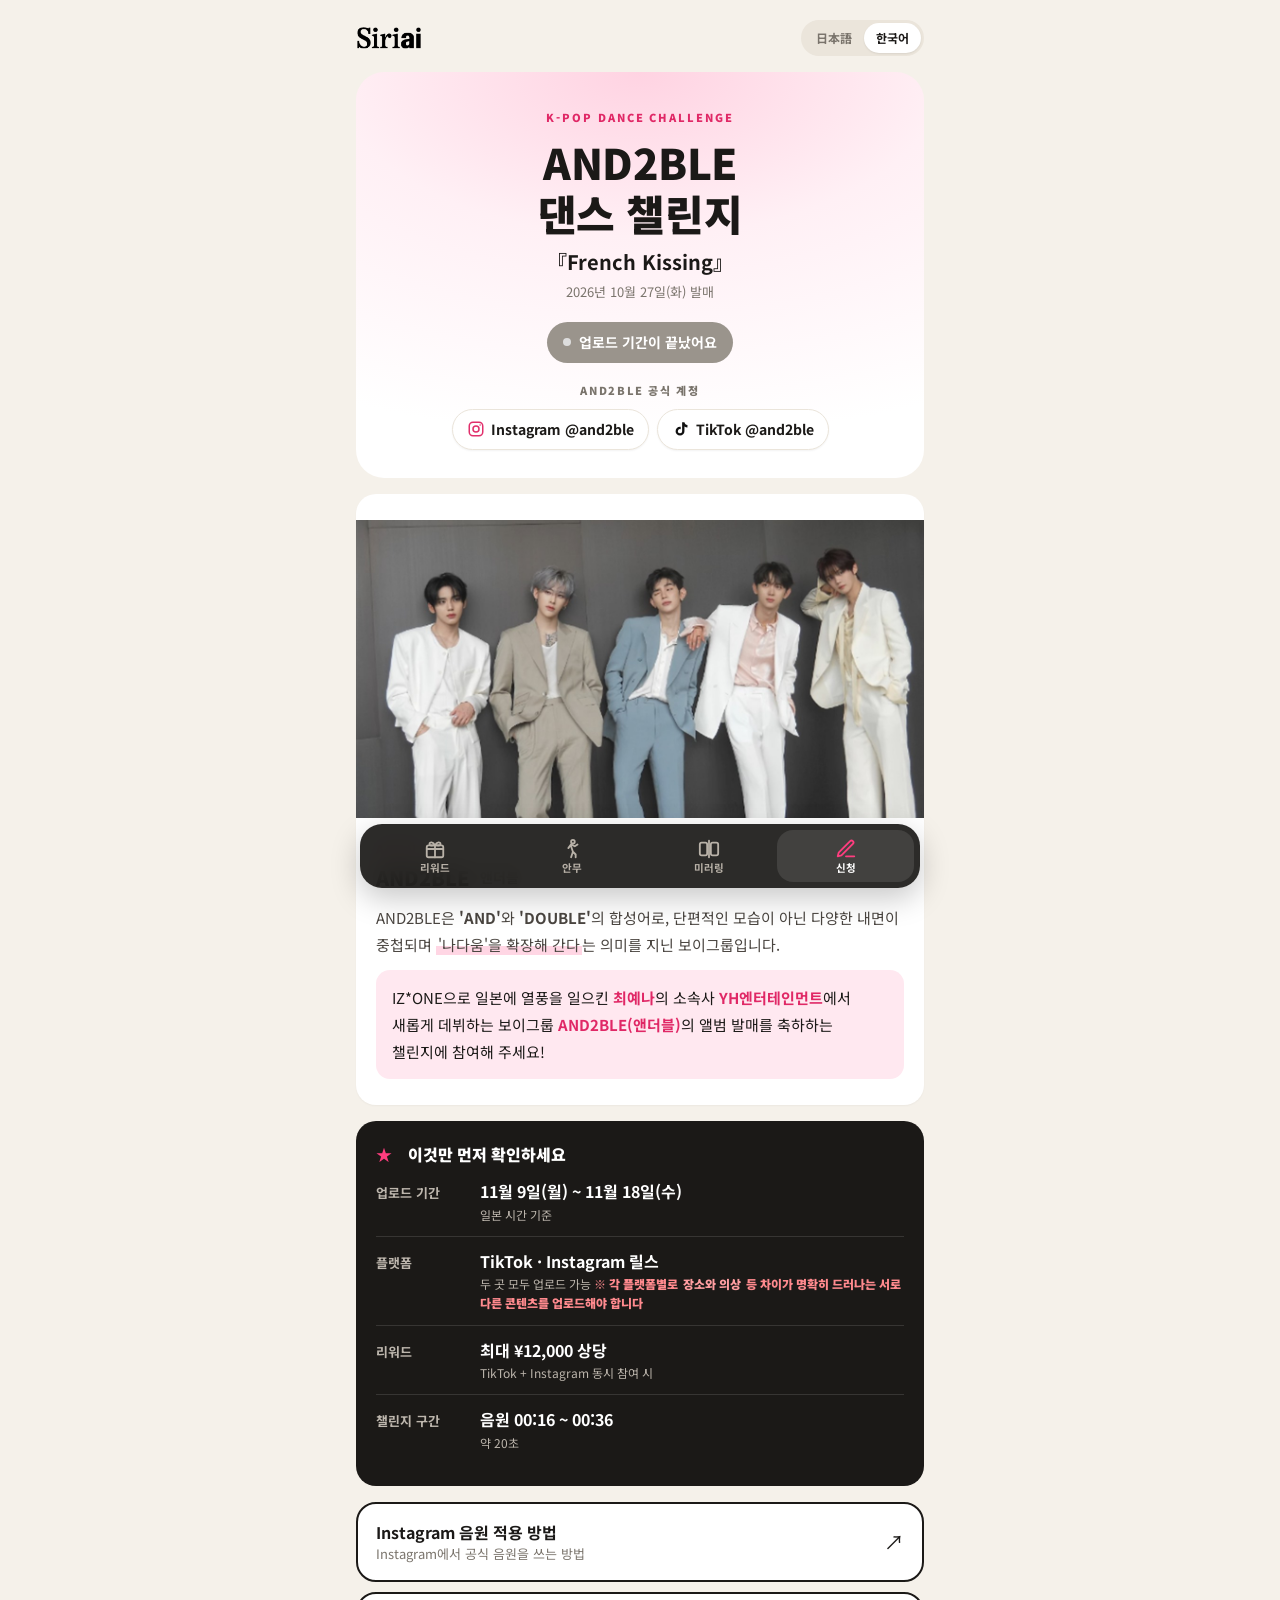
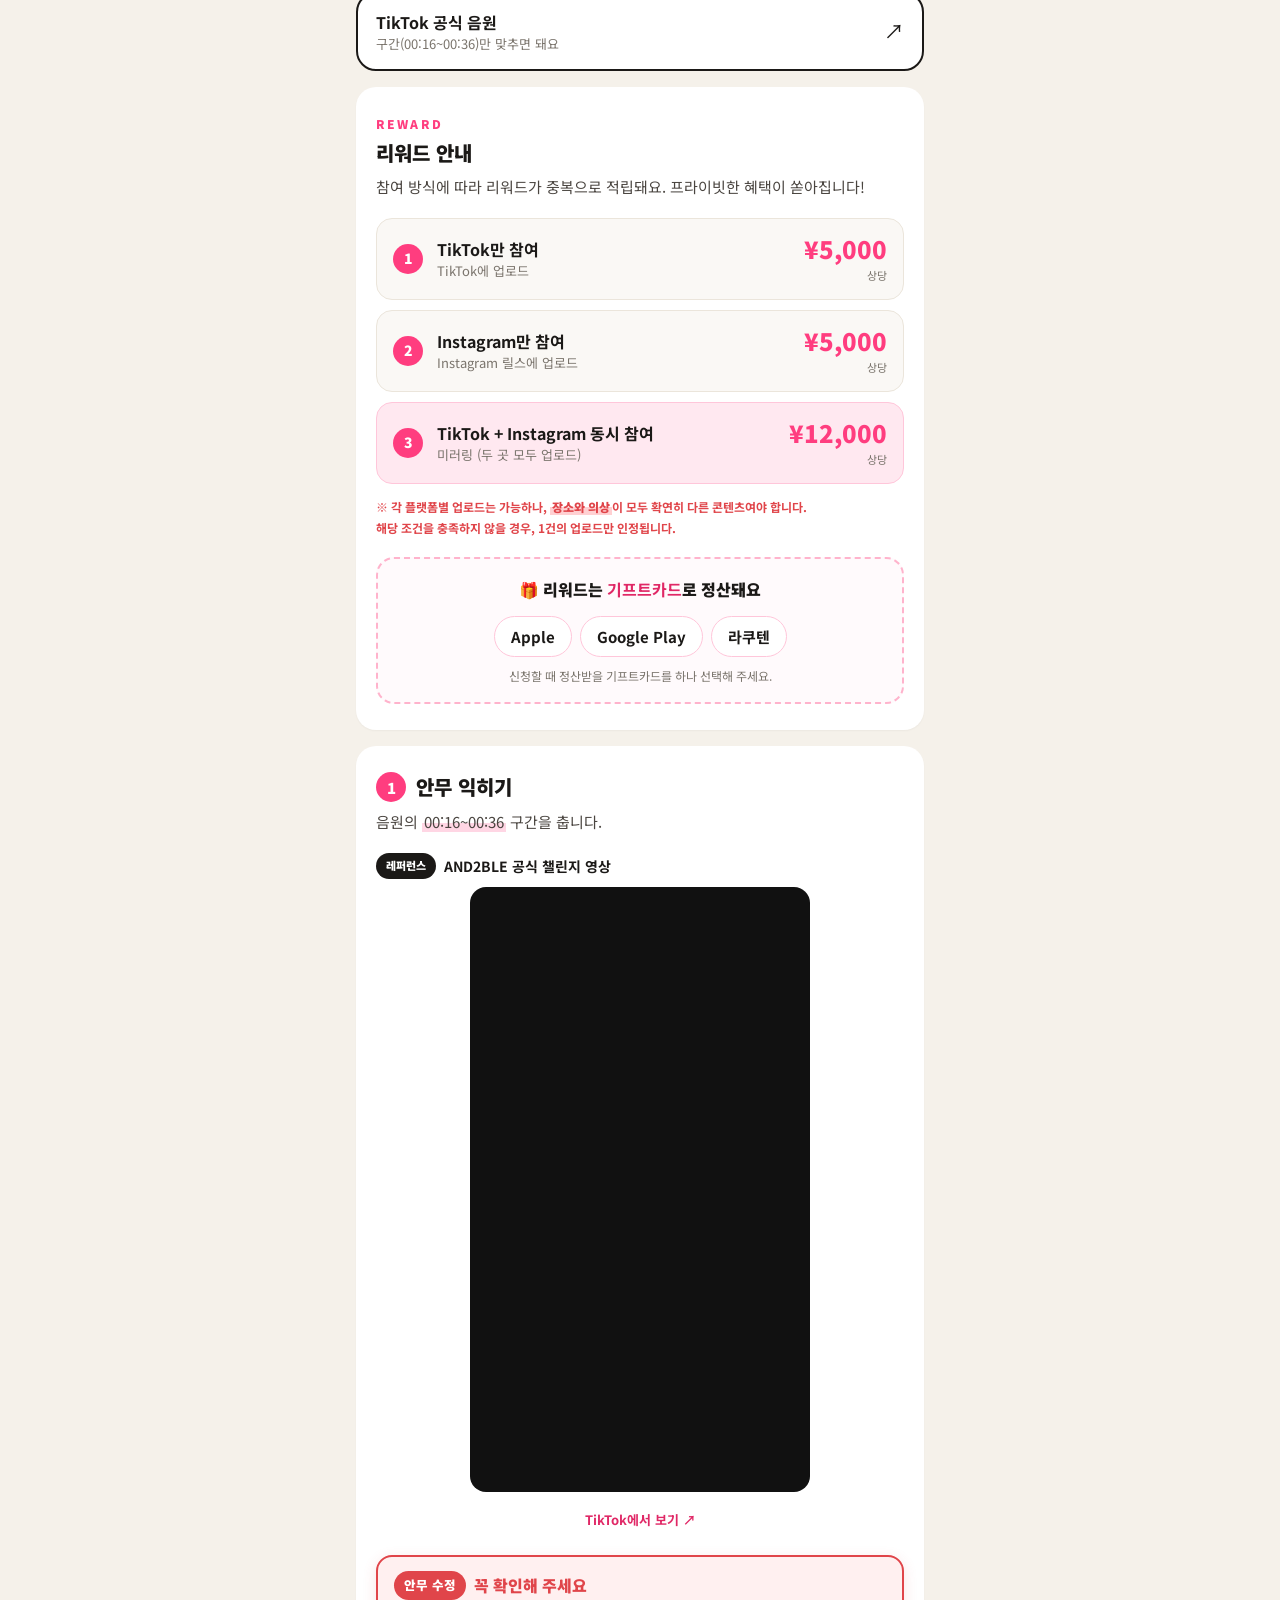
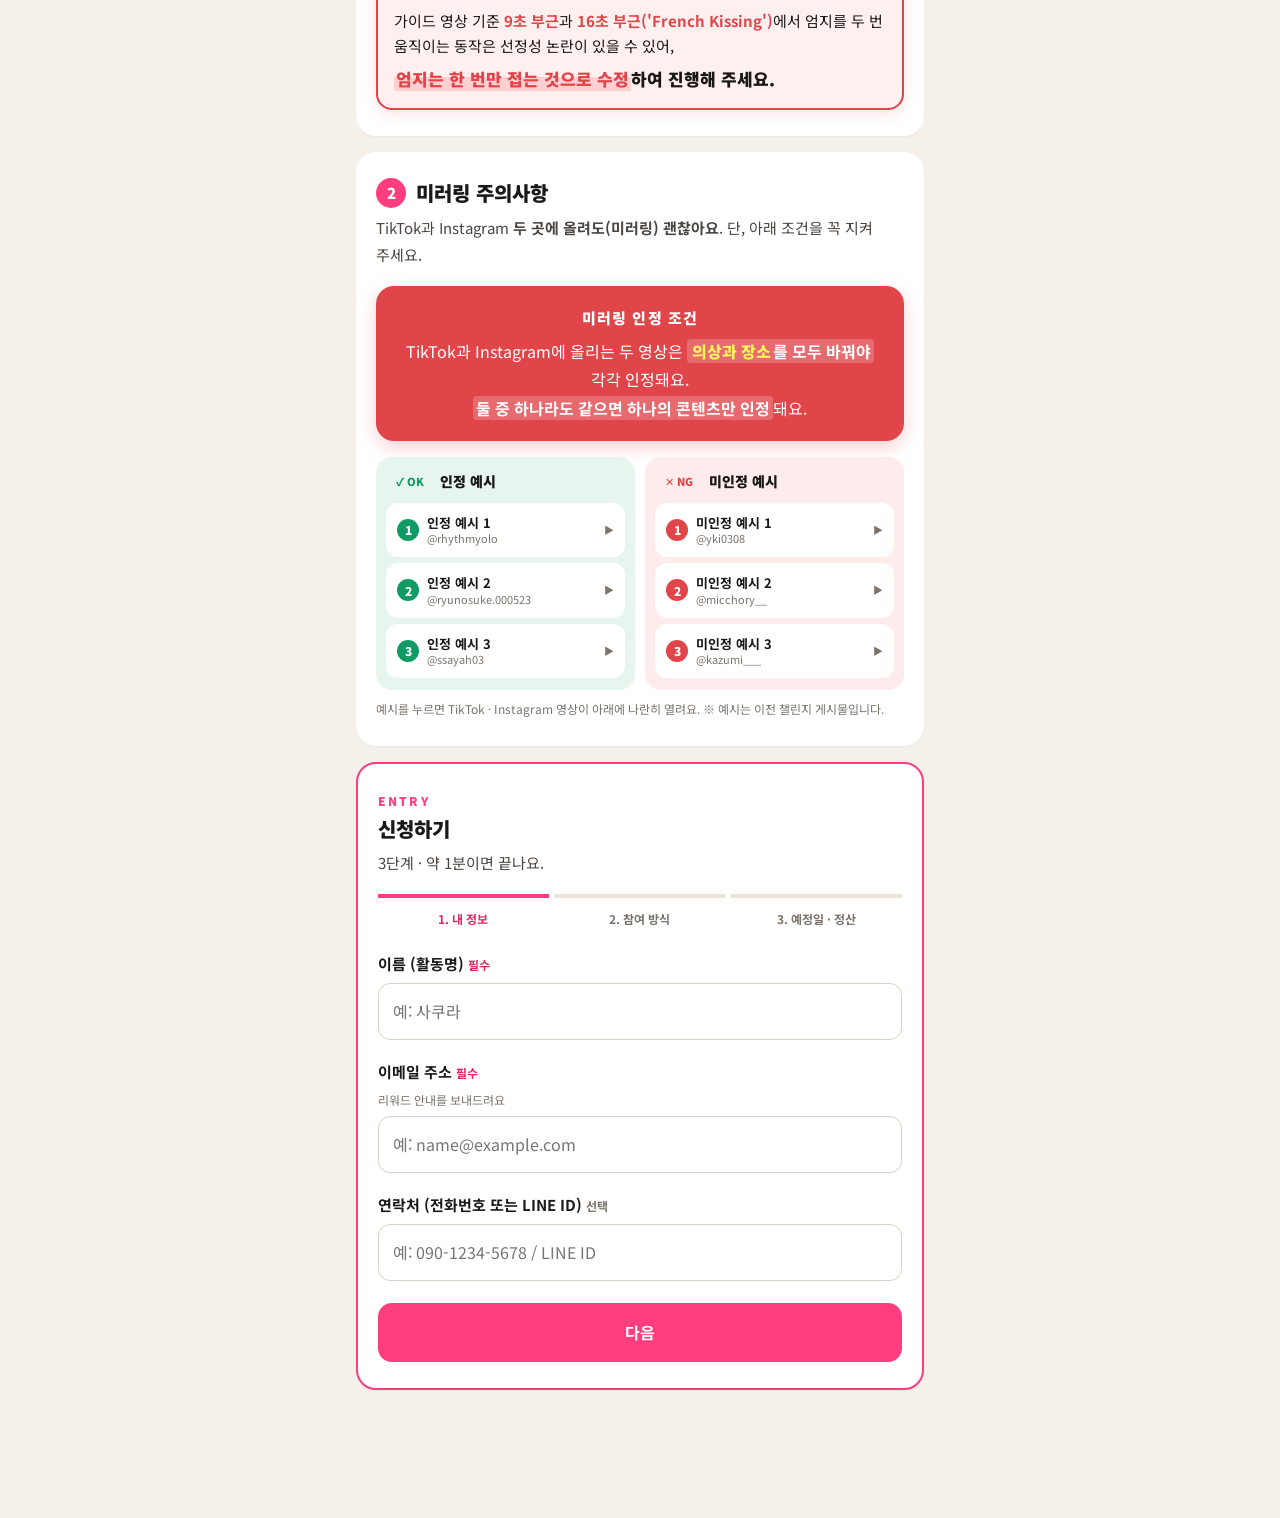
<file: ko.html>
<!doctype html>
<html lang="ko">
<head>
<meta charset="utf-8">
<meta name="viewport" content="width=device-width, initial-scale=1, viewport-fit=cover">
<title>AND2BLE Dance Challenge</title>
<meta name="description" content="AND2BLE『French Kissing』댄스 챌린지 참여 가이드">
<meta property="og:type" content="website">
<meta property="og:site_name" content="SIRIAI">
<meta property="og:title" content="AND2BLE『French Kissing』댄스 챌린지">
<meta property="og:description" content="참여 가이드 · 업로드 기간 11/9 ~ 11/18 · TikTok · Instagram">
<meta property="og:url" content="https://and2ble-guideline.vercel.app/ko.html">
<meta property="og:image" content="https://and2ble-guideline.vercel.app/images/og-and2ble.jpg">
<meta property="og:image:width" content="1200">
<meta property="og:image:height" content="630">
<meta name="twitter:card" content="summary_large_image">
<link rel="preconnect" href="https://fonts.googleapis.com">
<link rel="preconnect" href="https://fonts.gstatic.com" crossorigin>
<link href="https://fonts.googleapis.com/css2?family=Noto+Sans+KR:wght@400;500;700;900&display=swap" rel="stylesheet">
<link rel="stylesheet" href="style.css?v=20261110a">
<link rel="stylesheet" href="guide.css?v=20261109c">
</head>
<body>
<div class="wrap">

  <div class="topbar">
    <img class="brand-logo" src="images/siriai-logo.png" alt="SIRIAI" width="118" height="43">
    <nav class="lang" aria-label="언어"><a href="ja.html" data-lang>日本語</a><a class="on" href="ko.html" data-lang>한국어</a></nav>
  </div>

  <!-- ===== 개요 ===== -->
  <div id="top" style="scroll-margin-top:16px">
    <header class="hero">
      <div class="eyebrow">K-POP DANCE CHALLENGE</div>
      <h1>AND2BLE<br>댄스 챌린지</h1>
      <div class="song">『French Kissing』</div>
      <div class="release">2026년 10월 27일(화) 발매</div>
      <div class="status"><span class="dot"></span><span class="txt">업로드 기간: 11/9(월) ~ 11/18(수)</span></div>
      <div class="official">
        <span class="official-label">AND2BLE 공식 계정</span>
        <div class="official-links">
          <a href="https://www.instagram.com/and2ble/" target="_blank" rel="noopener"><svg viewBox="0 0 24 24" fill="none" stroke="#e1306c" stroke-width="2"><rect x="3" y="3" width="18" height="18" rx="5"/><circle cx="12" cy="12" r="4"/><circle cx="17.5" cy="6.5" r="1" fill="#e1306c" stroke="none"/></svg>Instagram @and2ble</a>
          <a href="https://www.tiktok.com/@and2ble" target="_blank" rel="noopener"><svg viewBox="0 0 24 24" fill="#111"><path d="M16.6 3c.4 2.2 1.8 3.6 4 3.8v3.1c-1.5 0-2.9-.4-4-1.2v6.2a5.9 5.9 0 1 1-5.9-5.9c.3 0 .6 0 .9.1v3.2a2.8 2.8 0 1 0 1.9 2.6V3h3.1z"/></svg>TikTok @and2ble</a>
        </div>
      </div>
    </header>

    <section class="card intro" id="about">
      <img class="intro-photo" src="images/og-and2ble.jpg" alt="AND2BLE 단체 사진">
      <div class="kicker">ABOUT</div>
      <h2>AND2BLE <span class="intro-kana">앤더블</span></h2>
      <p>AND2BLE은 <b>'AND'</b>와 <b>'DOUBLE'</b>의 합성어로, 단편적인 모습이 아닌 다양한 내면이 중첩되며 <mark>'나다움'을 확장해 간다</mark>는 의미를 지닌 보이그룹입니다.</p>
      <p class="intro-cta">IZ*ONE으로 일본에 열풍을 일으킨 <b>최예나</b>의 소속사 <b>YH엔터테인먼트</b>에서 새롭게 데뷔하는 보이그룹 <b>AND2BLE(앤더블)</b>의 앨범 발매를 축하하는 챌린지에 참여해 주세요!</p>
    </section>

    <div class="summary">
      <h2>이것만 먼저 확인하세요</h2>
      <dl>
        <div class="sum-row"><dt>업로드 기간</dt><dd>11월 9일(월) ~ 11월 18일(수)<small>일본 시간 기준</small></dd></div>
        <div class="sum-row"><dt>플랫폼</dt><dd>TikTok · Instagram 릴스<small>두 곳 모두 업로드 가능 <b class="must-inline">※ 각 플랫폼별로 <span class="kw">장소와 의상</span> 등 차이가 명확히 드러나는 서로 다른 콘텐츠를 업로드해야 합니다</b></small></dd></div>
        <div class="sum-row"><dt>리워드</dt><dd>최대 ¥12,000 상당<small>TikTok + Instagram 동시 참여 시</small></dd></div>
        <div class="sum-row"><dt>챌린지 구간</dt><dd>음원 00:16 ~ 00:36<small>약 20초</small></dd></div>
      </dl>
    </div>

    <div class="guide-links">
      <a class="guide-link" href="https://and2ble-instagram-guide.vercel.app/?lang=ko" target="_blank" rel="noopener"><span class="tx"><b>Instagram 음원 적용 방법</b><small>Instagram에서 공식 음원을 쓰는 방법</small></span><span class="go">↗</span></a>
      <a class="guide-link" href="https://www.tiktok.com/music/French-Kissing-7694241938173904902" target="_blank" rel="noopener"><span class="tx"><b>TikTok 공식 음원</b><small>구간(00:16~00:36)만 맞추면 돼요</small></span><span class="go">↗</span></a>
    </div>
  </div>

  <!-- ===== 리워드 ===== -->
  <section class="card" id="reward">
    <div class="kicker">REWARD</div>
    <h2>리워드 안내</h2>
    <p class="lead">참여 방식에 따라 리워드가 중복으로 적립돼요. 프라이빗한 혜택이 쏟아집니다!</p>
    <div class="reward-list">
      <div class="reward">
        <span class="n">1</span>
        <span class="t">TikTok만 참여<small>TikTok에 업로드</small></span>
        <span class="v"><b>¥5,000</b><small>상당</small></span>
      </div>
      <div class="reward">
        <span class="n">2</span>
        <span class="t">Instagram만 참여<small>Instagram 릴스에 업로드</small></span>
        <span class="v"><b>¥5,000</b><small>상당</small></span>
      </div>
      <div class="reward best">
        <span class="n">3</span>
        <span class="t">TikTok + Instagram 동시 참여<small>미러링 (두 곳 모두 업로드)</small></span>
        <span class="v"><b>¥12,000</b><small>상당</small></span>
      </div>
      <span class="red-note">※ 각 플랫폼별 업로드는 가능하나, <b><span class="kw">장소와 의상</span>이 모두 확연히 다른 콘텐츠</b>여야 합니다.<br>해당 조건을 충족하지 않을 경우, <b>1건의 업로드만 인정</b>됩니다.</span>
    </div>
    <div class="gift">
      <div class="gift-title">🎁 리워드는 <b>기프트카드</b>로 정산돼요</div>
      <div class="gift-names"><span>Apple</span><span>Google Play</span><span>라쿠텐</span></div>
      <p class="hint">신청할 때 정산받을 기프트카드를 하나 선택해 주세요.</p>
    </div>  </section>

  <!-- ===== 안무 ===== -->
  <section class="card" id="dance">
    <h2><span class="num">1</span>안무 익히기</h2>
    <p class="lead">음원의 <mark>00:16~00:36</mark> 구간을 춥니다.</p>
    <div class="ref">
      <div class="ref-label"><span class="badge">레퍼런스</span>AND2BLE 공식 챌린지 영상</div>
      <div class="ref-frame"><iframe src="https://www.tiktok.com/player/v1/7703804359150226708?music_info=1&amp;description=1&amp;rel=0" title="AND2BLE French Kissing 레퍼런스 영상" allow="autoplay; fullscreen; encrypted-media; picture-in-picture" allowfullscreen></iframe></div>
      <a class="ex-link" href="https://www.tiktok.com/@and2ble/video/7703804359150226708" target="_blank" rel="noopener">TikTok에서 보기 ↗</a>
    </div>
    <div class="fix-box">
      <div class="fix-title"><span class="fix-tag">안무 수정</span>꼭 확인해 주세요</div>
      <p>가이드 영상 기준 <b>9초 부근</b>과 <b>16초 부근('French Kissing')</b>에서 엄지를 두 번 움직이는 동작은 선정성 논란이 있을 수 있어,</p>
      <p class="fix-main"><mark>엄지는 한 번만 접는 것으로 수정</mark>하여 진행해 주세요.</p>
    </div>
  </section>

  <!-- ===== 미러링 ===== -->
  <section class="card" id="mirror">
    <h2><span class="num">2</span>미러링 주의사항</h2>
    <p class="lead">TikTok과 Instagram <b>두 곳에 올려도(미러링) 괜찮아요</b>. 단, 아래 조건을 꼭 지켜 주세요.</p>
    <div class="must-banner">
      <div class="must-title">미러링 인정 조건</div>
      <p class="must-note">TikTok과 Instagram에 올리는 두 영상은 <b><span class="kw">의상과 장소</span>를 모두 바꿔야</b> 각각 인정돼요.<br><b>둘 중 하나라도 같으면 하나의 콘텐츠만 인정</b>돼요.</p>
    </div>

    <div class="ex-cols">
      <div class="ex-col ok">
        <div class="ex-col-head"><span class="badge ok">✓ OK</span>인정 예시</div>
        <div data-examples="ok"></div>
      </div>
      <div class="ex-col ng">
        <div class="ex-col-head"><span class="badge ng">✕ NG</span>미인정 예시</div>
        <div data-examples="ng"></div>
      </div>
    </div>
    <div class="ex-viewer" data-viewer hidden></div>
    <p class="hint">예시를 누르면 TikTok · Instagram 영상이 아래에 나란히 열려요. ※ 예시는 이전 챌린지 게시물입니다.</p>
  </section>

  <!-- ===== 신청 ===== -->
  <section class="card" id="apply">
    <div class="kicker">ENTRY</div>
    <h2>신청하기</h2>
    <p class="lead">3단계 · 약 1분이면 끝나요.</p>

    <ol class="stepper"><li class="on">1. 내 정보</li><li>2. 참여 방식</li><li>3. 예정일 · 정산</li></ol>

    <form id="applyForm" novalidate>
      <fieldset class="fstep">
        <div class="field">
          <label for="f-name">이름 (활동명)<span class="req">필수</span></label>
          <input id="f-name" name="name" type="text" autocomplete="nickname" placeholder="예: 사쿠라">
          <p class="err" data-err="name"></p>
        </div>
        <div class="field">
          <label for="f-email">이메일 주소<span class="req">필수</span></label>
          <span class="help">리워드 안내를 보내드려요</span>
          <input id="f-email" name="email" type="email" inputmode="email" autocomplete="email" autocapitalize="off" spellcheck="false" placeholder="예: name@example.com">
          <p class="err" data-err="email"></p>
        </div>
        <div class="field">
          <label for="f-contact">연락처 (전화번호 또는 LINE ID)<span class="opt">선택</span></label>
          <input id="f-contact" name="contact" type="text" autocomplete="tel" placeholder="예: 090-1234-5678 / LINE ID">
          <p class="err" data-err="contact"></p>
        </div>
        <div class="fnav-btns single"><button type="button" class="fbtn next" data-next>다음</button></div>
      </fieldset>

      <fieldset class="fstep" hidden>
        <div class="field">
          <span class="flabel">참여 방식을 선택해 주세요<span class="req">필수</span></span>
          <div class="choices">
            <label class="choice"><input type="radio" name="platform" value="tiktok"><span class="radio"></span><span class="ct"><b>TikTok만 참여</b><small>TikTok에 업로드</small></span><span class="amt">¥5,000</span></label>
            <label class="choice"><input type="radio" name="platform" value="instagram"><span class="radio"></span><span class="ct"><b>Instagram만 참여</b><small>Instagram 릴스에 업로드</small></span><span class="amt">¥5,000</span></label>
            <label class="choice"><input type="radio" name="platform" value="both"><span class="radio"></span><span class="ct"><b>TikTok + Instagram 동시 참여</b><small>미러링</small></span><span class="amt">¥12,000</span></label>
          </div>
          <div class="both-note" data-both-note hidden><b>⚠ 두 곳 동시 참여 시 꼭 확인해 주세요</b>각 플랫폼별로 <span class="kw">장소와 의상</span> 등 차이가 명확히 드러나는 <strong>서로 다른 콘텐츠</strong>를 업로드해야 합니다.</div>
          <p class="err" data-err="platform"></p>
        </div>

        <div class="field acc-field" data-acc="tiktok" hidden>
          <label for="f-tt">TikTok 아이디<span class="req">필수</span></label>
          <span class="help">@ 뒤의 아이디만 입력해 주세요. 프로필 링크를 붙여넣어도 돼요.</span>
          <input id="f-tt" name="tiktok" type="text" autocapitalize="off" autocomplete="off" spellcheck="false" placeholder="@your_id">
          <p class="preview" data-preview="tiktok"></p>
          <p class="err" data-err="tiktok"></p>
        </div>
        <div class="field acc-field" data-acc="instagram" hidden>
          <label for="f-ig">Instagram 아이디<span class="req">필수</span></label>
          <span class="help">@ 뒤의 아이디만 입력해 주세요. 프로필 링크를 붙여넣어도 돼요.</span>
          <input id="f-ig" name="instagram" type="text" autocapitalize="off" autocomplete="off" spellcheck="false" placeholder="@your_id">
          <p class="preview" data-preview="instagram"></p>
          <p class="err" data-err="instagram"></p>
        </div>

        <div class="fnav-btns"><button type="button" class="fbtn prev" data-prev>이전</button><button type="button" class="fbtn next" data-next>다음</button></div>
      </fieldset>

      <fieldset class="fstep" hidden>
        <div class="field">
          <span class="flabel">업로드 예정일<span class="req">필수</span></span>
          <span class="help">업로드 기간: 11월 9일(월) ~ 11월 18일(수)</span>
          <div class="dates">
            <label class="date"><input type="radio" name="date" value="2026-11-09"><span><b>9</b><small>월</small></span></label>
            <label class="date"><input type="radio" name="date" value="2026-11-10"><span><b>10</b><small>화</small></span></label>
            <label class="date"><input type="radio" name="date" value="2026-11-11"><span><b>11</b><small>수</small></span></label>
            <label class="date"><input type="radio" name="date" value="2026-11-12"><span><b>12</b><small>목</small></span></label>
            <label class="date"><input type="radio" name="date" value="2026-11-13"><span><b>13</b><small>금</small></span></label>
            <label class="date"><input type="radio" name="date" value="2026-11-14"><span class="we"><b>14</b><small>토</small></span></label>
            <label class="date"><input type="radio" name="date" value="2026-11-15"><span class="we"><b>15</b><small>일</small></span></label>
            <label class="date"><input type="radio" name="date" value="2026-11-16"><span><b>16</b><small>월</small></span></label>
            <label class="date"><input type="radio" name="date" value="2026-11-17"><span><b>17</b><small>화</small></span></label>
            <label class="date"><input type="radio" name="date" value="2026-11-18"><span><b>18</b><small>수</small></span></label>
          </div>
          <p class="err" data-err="date"></p>
        </div>

        <div class="field">
          <span class="flabel">정산받을 기프트카드<span class="req">필수</span></span>
          <span class="help">리워드를 받을 기프트카드를 하나 골라 주세요 (Amazon 제외)</span>
          <div class="gifts">
            <label class="gift-opt"><input type="radio" name="gift" value="Apple"><img src="images/gift-apple.png" alt=""><span>Apple</span></label>
            <label class="gift-opt"><input type="radio" name="gift" value="Google Play"><img src="images/gift-googleplay.png" alt=""><span>Google Play</span></label>
            <label class="gift-opt"><input type="radio" name="gift" value="Rakuten"><img src="images/gift-rakuten.png" alt=""><span>라쿠텐</span></label>
          </div>
          <p class="err" data-err="gift"></p>
        </div>

        <div class="confirm-title">입력 내용 확인</div>
        <dl class="confirm"></dl>

        <div class="field">
          <label class="agree"><input type="checkbox" name="agree"><span class="box"></span><span class="t"><b>아래 유의사항을 확인했고 동의합니다</b>
            <ul>
              <li>해시태그 3개(#AND2BLE #앤더블 #AND2BLE_FrenchKissing)를 달아서 업로드합니다</li>
              <li>Instagram은 '오리지널 오디오'로 업로드합니다</li>
              <li>두 곳에 올릴 경우 <b class="must-inline"><span class="kw">의상과 장소</span>를 모두 바꾼 완전히 새로운 콘텐츠</b>로 올립니다 (하나라도 같으면 하나만 인정)</li>
            </ul></span></label>
          <p class="err" data-err="agree"></p>
        </div>

        <div class="fnav-btns"><button type="button" class="fbtn prev" data-prev>이전</button><button type="submit" class="fbtn next">신청하기</button></div>
        <p class="form-error" role="alert" hidden></p>
      </fieldset>
    </form>

    <div class="apply-done" hidden>
      <div class="big">🎉</div>
      <h3>신청이 완료됐어요!</h3>
      <p>SIRIAI에서 내용을 확인한 뒤<br>메일로 확정 안내를 보내드릴게요.<br>조금만 기다려 주세요.</p>
    </div>
  </section>

</div>

<nav class="fnav" aria-label="페이지 메뉴">
  <a href="#reward" class="on"><svg viewBox="0 0 24 24" fill="none" stroke="currentColor" stroke-width="2" stroke-linecap="round" stroke-linejoin="round"><rect x="3" y="8" width="18" height="13" rx="2"/><path d="M12 8v13M3 12h18M12 8c-2-4-6-4-6-1.5S9 8 12 8zm0 0c2-4 6-4 6-1.5S15 8 12 8z"/></svg>리워드</a>
  <a href="#dance"><svg viewBox="0 0 24 24" fill="none" stroke="currentColor" stroke-width="2" stroke-linecap="round" stroke-linejoin="round"><circle cx="13" cy="4" r="2"/><path d="M11 21l2-6 3 3v3M8 11l3-4 4 2 3-2M13 15l-2-6"/></svg>안무</a>
  <a href="#mirror"><svg viewBox="0 0 24 24" fill="none" stroke="currentColor" stroke-width="2" stroke-linecap="round" stroke-linejoin="round"><rect x="2" y="5" width="8" height="14" rx="2"/><rect x="14" y="5" width="8" height="14" rx="2"/><path d="M12 3v18"/></svg>미러링</a>
  <a href="#apply" class="cta"><svg viewBox="0 0 24 24" fill="none" stroke="currentColor" stroke-width="2" stroke-linecap="round" stroke-linejoin="round"><path d="M12 20h9"/><path d="M16.5 3.5a2.1 2.1 0 0 1 3 3L7 19l-4 1 1-4z"/></svg>신청</a>
</nav>

<script src="app.js?v=20261105d"></script>
<script src="apply.js?v=20261109a"></script>
</body>
</html>
</file>
<file: style.css>
:root {
  --bg: #f5f1ea;
  --card: #ffffff;
  --ink: #1b1917;
  --ink-2: #4a4540;
  --muted: #7a746c;
  --line: #ebe5db;
  --accent: #ff3d7f;
  --accent-dark: #e02866;
  --accent-soft: #ffe8f0;
  --ok: #109a64;
  --ok-soft: #e6f6ee;
  --ng: #e0454a;
  --ng-soft: #fdeceb;
  --warn: #a86a12;
  --warn-soft: #fff4dc;
  --radius: 20px;
  --nav-h: 64px;
}
* { box-sizing: border-box; }
html { scroll-behavior: smooth; -webkit-text-size-adjust: 100%; }
body {
  margin: 0;
  background: var(--bg);
  color: var(--ink);
  font-family: "Noto Sans JP", "Noto Sans KR", system-ui, sans-serif;
  font-size: 16px;
  line-height: 1.8;
  -webkit-font-smoothing: antialiased;
}
html[lang="ko"] body { word-break: keep-all; }
a { color: inherit; }
b, strong { font-weight: 700; }
.wrap { max-width: 600px; margin: 0 auto; padding: 16px 16px calc(var(--nav-h) + 48px); }

/* ---------- top bar ---------- */
.topbar { display: flex; justify-content: space-between; align-items: center; padding: 4px 0 8px; }
.brand { color: var(--accent); font-weight: 900; letter-spacing: .22em; font-size: 12px; }
.lang { display: flex; background: #ebe5db; border-radius: 999px; padding: 3px; }
.lang a { font-size: 12px; font-weight: 700; color: var(--muted); text-decoration: none; padding: 4px 12px; border-radius: 999px; }
.lang a.on { background: #fff; color: var(--ink); box-shadow: 0 1px 2px rgba(0,0,0,.08); }

/* ---------- hero ---------- */
.hero {
  text-align: center;
  padding: 36px 20px 28px;
  margin: 8px 0 16px;
  border-radius: 28px;
  background: radial-gradient(120% 90% at 50% 0%, #ffd3e2 0%, #fff0f5 45%, #fff 100%);
}
.eyebrow { font-size: 11px; letter-spacing: .18em; color: var(--accent-dark); font-weight: 900; }
.hero h1 { margin: 10px 0 6px; font-size: clamp(30px, 8vw, 42px); font-weight: 900; line-height: 1.2; letter-spacing: -.01em; }
.hero .song { font-size: 20px; font-weight: 700; }
.hero .release { color: var(--muted); font-size: 13px; }
.status {
  display: inline-flex; align-items: center; gap: 8px;
  margin-top: 18px; padding: 8px 16px; border-radius: 999px;
  background: var(--ink); color: #fff; font-weight: 700; font-size: 14px;
}
.status .dot { width: 8px; height: 8px; border-radius: 50%; background: #7dffb6; }
.status.before .dot { background: #ffd166; }
.status.ended { background: #9a948c; }
.status.ended .dot { background: #ddd; }

.official { margin-top: 18px; }
.official-label { display: block; font-size: 11px; font-weight: 900; letter-spacing: .15em; color: var(--muted); margin-bottom: 8px; }
.official-links { display: flex; justify-content: center; gap: 8px; flex-wrap: wrap; }
.official-links a { display: inline-flex; align-items: center; gap: 6px; background: #fff; border: 1.5px solid var(--line); color: var(--ink); text-decoration: none; font-weight: 700; font-size: 14px; padding: 7px 14px; border-radius: 999px; box-shadow: 0 1px 2px rgba(0,0,0,.05); }
.official-links a:hover { border-color: var(--accent); }
.official-links svg { width: 18px; height: 18px; flex: none; }
.callout a { color: inherit; font-weight: 700; }

/* intro */
.intro { padding-top: 0; overflow: hidden; }
.intro-photo { display: block; width: calc(100% + 40px); max-width: none; margin: 0 -20px 20px; height: auto; aspect-ratio: 1200 / 630; object-fit: cover; }
.intro h2 { margin-bottom: 12px; }
.intro-kana { font-size: 14px; font-weight: 700; color: var(--muted); }
.intro p { color: var(--ink-2); font-size: 15px; }
.intro-cta { background: var(--accent-soft); border-radius: 14px; padding: 14px 16px; color: var(--ink) !important; }
.intro-cta b { color: var(--accent-dark); }

/* ---------- summary card ---------- */
.summary { background: var(--ink); color: #fff; border-radius: var(--radius); padding: 22px 20px; margin-bottom: 16px; }
.summary dl { margin: 0; }
.summary h2 { color: #fff; margin-bottom: 14px; font-size: 16px; }
.summary h2::before { content: "★"; color: var(--accent); margin-right: 6px; }
.sum-row { display: grid; grid-template-columns: 92px 1fr; gap: 12px; padding: 12px 0; border-top: 1px solid rgba(255,255,255,.12); align-items: start; }
.sum-row:first-of-type { border-top: 0; padding-top: 0; }
.sum-row dt { font-size: 13px; color: #bdb6ad; font-weight: 700; padding-top: 2px; }
.sum-row dd { margin: 0; font-weight: 700; font-size: 16px; line-height: 1.6; min-width: 0; }
.sum-row .tag { max-width: 100%; overflow-wrap: anywhere; text-align: left; }
@media (max-width: 380px) {
  .sum-row { grid-template-columns: 1fr; gap: 2px; }
}
.sum-row dd small { display: block; font-weight: 400; color: #bdb6ad; font-size: 12px; }

/* ---------- sections ---------- */
section.card {
  background: var(--card);
  border-radius: var(--radius);
  padding: 26px 20px;
  margin-bottom: 16px;
  box-shadow: 0 1px 2px rgba(0,0,0,.04);
  scroll-margin-top: 16px;
}
h2 { margin: 0 0 6px; font-size: 20px; font-weight: 900; line-height: 1.4; display: flex; align-items: center; gap: 10px; }
h2 .num { flex: none; width: 30px; height: 30px; border-radius: 50%; background: var(--accent); color: #fff; font-size: 15px; display: grid; place-items: center; }
.lead { color: var(--ink-2); margin: 0 0 18px; font-size: 15px; }
p { margin: 0 0 12px; }
p:last-child { margin-bottom: 0; }
.sub { color: var(--muted); font-size: 14px; }
.em { color: var(--accent-dark); font-weight: 700; }
mark { background: linear-gradient(transparent 55%, #ffd6e4 55%); color: inherit; padding: 0 2px; }

/* info grid */
.info { display: grid; grid-template-columns: 1fr 1fr; gap: 10px; }
.info div { background: var(--bg); border-radius: 14px; padding: 14px; }
.info div.wide { grid-column: 1 / -1; }
.info span { display: block; font-size: 12px; color: var(--muted); font-weight: 700; }
.info b { font-size: 17px; }
.info b.hl { color: var(--accent-dark); }
.pills { display: flex; gap: 6px; flex-wrap: wrap; margin-top: 4px; }
.pill { background: #fff; border: 1.5px solid var(--ink); border-radius: 999px; padding: 2px 12px; font-weight: 700; font-size: 14px; }

/* hashtags */
.tags { display: flex; flex-wrap: wrap; gap: 8px; }
.tag {
  appearance: none; border: 0; cursor: pointer; font: inherit;
  display: inline-flex; align-items: center; gap: 6px;
  background: var(--accent-soft); color: var(--accent-dark); font-weight: 700; font-size: 15px;
  padding: 8px 14px; border-radius: 999px;
}
.tag svg { width: 14px; height: 14px; opacity: .7; }
.summary .tag { background: rgba(255,255,255,.12); color: #fff; font-size: 14px; padding: 6px 12px; }
.copy-all {
  appearance: none; border: 0; cursor: pointer; font: inherit;
  margin-top: 10px; width: 100%;
  background: var(--accent); color: #fff; font-weight: 700; font-size: 15px;
  padding: 12px; border-radius: 14px;
  display: flex; align-items: center; justify-content: center; gap: 8px;
}
.copy-all:active, .tag:active { transform: scale(.97); }
.hint { font-size: 12px; color: var(--muted); margin-top: 8px; }
.summary .hint { color: #bdb6ad; }

/* range */
.range { background: var(--accent-soft); border-radius: 16px; padding: 18px; text-align: center; }
.range b { display: block; font-size: 32px; color: var(--accent-dark); letter-spacing: .02em; line-height: 1.3; font-variant-numeric: tabular-nums; }
.range .bar { position: relative; height: 8px; background: #ffd0e0; border-radius: 99px; margin: 14px 0 6px; }
.range .bar i { position: absolute; top: 0; bottom: 0; left: 22%; width: 28%; background: var(--accent); border-radius: 99px; }
.range .scale { display: flex; justify-content: space-between; font-size: 11px; color: var(--muted); }

/* reference video */
.ref { margin: 0 0 16px; }
.ref-label { display: flex; align-items: center; gap: 8px; font-weight: 700; font-size: 14px; margin-bottom: 8px; }
.ref-label .badge { background: var(--ink); color: #fff; }
.ref-frame { position: relative; width: 100%; max-width: 340px; margin: 0 auto; aspect-ratio: 9 / 16; border-radius: 16px; overflow: hidden; background: #111; }
.ref-frame iframe { position: absolute; inset: 0; width: 100%; height: 100%; border: 0; }
.ref .ex-link { margin-top: 8px; }

/* buttons */
.btn {
  display: flex; justify-content: space-between; align-items: center; gap: 12px;
  background: var(--accent); color: #fff; text-decoration: none; font-weight: 700;
  padding: 15px 18px; border-radius: 14px; margin-top: 12px; font-size: 16px; line-height: 1.4;
}
.btn.dark { background: var(--ink); }
.btn.ghost { background: transparent; color: var(--ink-2); border: 1.5px solid var(--line); font-size: 14px; }
.btn small { font-weight: 500; opacity: .8; font-size: 12px; display: block; }
.btn .arrow { flex: none; font-size: 18px; }

/* steps */
ol.steps { list-style: none; margin: 0; padding: 0; counter-reset: s; }
ol.steps > li { counter-increment: s; position: relative; padding: 0 0 22px 46px; }
ol.steps > li:last-child { padding-bottom: 0; }
ol.steps > li::before {
  content: counter(s); position: absolute; left: 0; top: 0;
  width: 30px; height: 30px; border-radius: 50%; display: grid; place-items: center;
  background: var(--ink); color: #fff; font-weight: 900; font-size: 14px;
}
ol.steps > li:not(:last-child)::after { content: ""; position: absolute; left: 14px; top: 34px; bottom: 4px; width: 2px; background: var(--line); }
ol.steps strong { display: block; font-size: 16px; line-height: 1.5; padding-top: 3px; }
ol.steps .d { display: block; color: var(--ink-2); font-size: 14px; margin-top: 2px; }

/* platform tabs */
.tabs { display: grid; grid-template-columns: 1fr 1fr; gap: 6px; background: var(--bg); padding: 5px; border-radius: 14px; margin-bottom: 18px; }
.tabs button {
  appearance: none; border: 0; cursor: pointer; font: inherit; font-weight: 700; font-size: 15px;
  padding: 10px; border-radius: 10px; background: transparent; color: var(--muted);
}
.tabs button[aria-selected="true"] { background: #fff; color: var(--ink); box-shadow: 0 1px 3px rgba(0,0,0,.08); }
.panel[hidden] { display: none; }

.callout { border-radius: 14px; padding: 14px 16px; font-size: 14px; margin: 0 0 18px; line-height: 1.7; }
.callout.warn { background: var(--warn-soft); }
.callout.warn b:first-child { color: var(--warn); display: block; font-size: 15px; margin-bottom: 2px; }
.dont { display: flex; gap: 8px; align-items: flex-start; background: var(--ng-soft); border-radius: 12px; padding: 12px 14px; font-size: 14px; margin-top: 14px; }
.dont::before { content: "✕"; color: var(--ng); font-weight: 900; }

/* checklist */
.checklist { list-style: none; margin: 0; padding: 0; }
.checklist li { border-top: 1px solid var(--line); }
.checklist li:first-child { border-top: 0; }
.checklist label { display: flex; gap: 14px; align-items: flex-start; padding: 14px 2px; cursor: pointer; }
.checklist input { position: absolute; opacity: 0; pointer-events: none; }
.checklist .box {
  flex: none; width: 24px; height: 24px; border-radius: 8px; border: 2px solid #d4ccc0; margin-top: 2px;
  display: grid; place-items: center; transition: .15s;
}
.checklist .box::after { content: "✓"; color: #fff; font-weight: 900; font-size: 14px; opacity: 0; }
.checklist input:checked + .box { background: var(--ok); border-color: var(--ok); }
.checklist input:checked + .box::after { opacity: 1; }
.checklist input:checked ~ .t { color: var(--muted); }
.checklist input:focus-visible + .box { outline: 3px solid var(--accent-soft); outline-offset: 2px; }
.checklist .t b { display: block; }
.checklist .t small { color: var(--muted); font-size: 13px; }
.progress { display: flex; align-items: center; gap: 10px; margin-top: 10px; font-size: 13px; font-weight: 700; color: var(--muted); }
.progress .track { flex: 1; height: 6px; background: var(--line); border-radius: 99px; overflow: hidden; }
.progress .track i { display: block; height: 100%; width: 0; background: var(--ok); transition: width .2s; }
.progress.done { color: var(--ok); }

/* mirroring compare */
.compare { display: grid; grid-template-columns: 1fr 1fr; gap: 10px; margin-bottom: 8px; }
.compare > div { border-radius: 16px; padding: 14px; }
.compare .ok { background: var(--ok-soft); }
.compare .ng { background: var(--ng-soft); }
.compare .h { font-weight: 900; font-size: 15px; display: block; margin-bottom: 8px; }
.compare .ok .h { color: var(--ok); }
.compare .ng .h { color: var(--ng); }
.compare .pair { display: flex; gap: 6px; margin-bottom: 8px; }
.compare .ph { flex: 1; aspect-ratio: 9 / 14; border-radius: 8px; position: relative; overflow: hidden; display: grid; place-items: end center; padding-bottom: 4px; font-size: 10px; font-weight: 700; color: rgba(0,0,0,.55); }
.compare .ph::before { content: ""; position: absolute; left: 50%; bottom: 18%; width: 22%; aspect-ratio: 1 / 2.6; transform: translateX(-50%); background: rgba(0,0,0,.55); border-radius: 40% 40% 20% 20%; }
.compare .bg1 { background: linear-gradient(#bfe3ff, #8cc6f0); }
.compare .bg2 { background: linear-gradient(#ffe0b3, #f6b26b); }
.compare .ng .ph { background: linear-gradient(#d9d2ff, #a99cf0); }
.compare p { font-size: 13px; line-height: 1.6; margin: 0; color: var(--ink-2); }

.acc-group { margin-top: 22px; }
.acc-group > .label { display: flex; align-items: center; gap: 8px; font-weight: 900; font-size: 15px; margin-bottom: 8px; }
.badge { font-size: 11px; font-weight: 900; padding: 3px 10px; border-radius: 999px; }
.badge.ok { background: var(--ok-soft); color: var(--ok); }
.badge.ng { background: var(--ng-soft); color: var(--ng); }

details.acc { border: 1px solid var(--line); border-radius: 14px; margin-top: 8px; background: #fff; overflow: hidden; }
details.acc summary {
  list-style: none; cursor: pointer; display: flex; align-items: center; gap: 10px;
  padding: 14px 16px; font-weight: 700; font-size: 15px;
}
details.acc summary::-webkit-details-marker { display: none; }
details.acc summary .n { flex: none; width: 24px; height: 24px; border-radius: 50%; color: #fff; font-size: 12px; display: grid; place-items: center; }
details.acc.ok summary .n { background: var(--ok); }
details.acc.ng summary .n { background: var(--ng); }
details.acc summary .who { color: var(--muted); font-weight: 400; font-size: 13px; margin-left: auto; text-align: right; }
details.acc summary .chev { flex: none; width: 20px; height: 20px; transition: transform .2s; color: var(--muted); }
details.acc[open] summary .chev { transform: rotate(180deg); }
details.acc[open] summary { border-bottom: 1px solid var(--line); background: #fcfaf7; }
.acc-body { padding: 14px; }
.ex-grid { display: grid; grid-template-columns: 1fr 1fr; gap: 10px; }
.ex-plat { font-size: 12px; font-weight: 700; color: var(--muted); text-align: center; margin-bottom: 6px; }
.ex-frame { position: relative; border-radius: 12px; overflow: hidden; background: #f1ede6; }
.ex-frame iframe { display: block; width: 100%; border: 0; }
.ex-frame.tt iframe { height: 575px; }
.ex-frame.ig iframe { height: 575px; }
.ex-link { display: block; text-align: center; font-size: 13px; font-weight: 700; color: var(--accent-dark); text-decoration: none; margin-top: 6px; }
@media (max-width: 560px) {
  .ex-grid { grid-template-columns: 1fr; }
  .ex-frame.tt iframe { height: 740px; }
  .ex-frame.ig iframe { height: 620px; }
}

/* reward */
.kicker { font-size: 12px; font-weight: 900; letter-spacing: .18em; color: var(--accent); margin-bottom: 4px; }
.reward-list { display: grid; gap: 10px; }
.reward { display: flex; align-items: center; gap: 14px; background: #faf8f5; border: 1px solid var(--line); border-radius: 16px; padding: 16px; }
.reward .n { flex: none; width: 30px; height: 30px; border-radius: 50%; background: var(--accent); color: #fff; font-weight: 900; font-size: 14px; display: grid; place-items: center; }
.reward .t { flex: 1; min-width: 0; font-weight: 700; line-height: 1.5; }
.reward .t small { display: block; font-weight: 400; color: var(--muted); font-size: 13px; }
.reward .v { flex: none; text-align: right; line-height: 1.2; }
.reward .v b { display: block; font-size: 24px; font-weight: 900; color: var(--accent); font-variant-numeric: tabular-nums; }
.reward .v small { font-size: 11px; color: var(--muted); }
.reward.best { background: var(--accent-soft); border-color: #ffc6da; }
@media (max-width: 380px) { .reward .v b { font-size: 20px; } }

/* gift cards */
.gift { margin-top: 18px; border: 2px dashed #ffb3cc; border-radius: 18px; padding: 16px; background: #fffafc; }
.gift-title { font-weight: 900; font-size: 16px; text-align: center; margin-bottom: 12px; }
.gift-title b { color: var(--accent-dark); }
.gift-grid { display: grid; grid-template-columns: repeat(3, 1fr); gap: 10px; }
.gift-grid figure { margin: 0; text-align: center; }
.gift-grid img { display: block; width: 100%; height: auto; border-radius: 12px; border: 1px solid var(--line); background: #fff; box-shadow: 0 2px 8px rgba(0,0,0,.06); }
.gift-grid figcaption { font-size: 13px; font-weight: 700; margin-top: 6px; }
.gift .hint { text-align: center; }
.gift-names { display: flex; flex-wrap: wrap; justify-content: center; gap: 8px; }
.gift-names span { background: #fff; border: 1.5px solid #ffc6da; color: var(--ink); font-weight: 700; font-size: 15px; padding: 6px 16px; border-radius: 999px; }
.no-amazon { display: inline-block; margin-top: 4px; font-size: 12px; font-weight: 700; color: var(--ng); }

.gifts { display: grid; grid-template-columns: repeat(3, 1fr); gap: 8px; }
.gift-opt { position: relative; cursor: pointer; text-align: center; border: 2px solid #e2dbd0; border-radius: 14px; padding: 6px 6px 8px; background: #fff; }
.gift-opt input { position: absolute; opacity: 0; pointer-events: none; }
.gift-opt img { display: block; width: 100%; height: auto; border-radius: 9px; }
.gift-opt span { display: block; font-size: 13px; font-weight: 700; margin-top: 4px; }
.gift-opt:has(input:checked) { border-color: var(--accent); background: var(--accent-soft); box-shadow: 0 0 0 3px var(--accent-soft); }
.gift-opt:has(input:checked)::after { content: "✓"; position: absolute; top: -8px; right: -8px; width: 24px; height: 24px; border-radius: 50%; background: var(--accent); color: #fff; font-weight: 900; font-size: 13px; display: grid; place-items: center; }
.gift-opt:has(input:focus-visible) { outline: 3px solid var(--accent-soft); outline-offset: 2px; }
.field.bad .gift-opt { border-color: #f3b9bb; }

/* red mirroring alert */
.alert-red { background: #fff0f0; border: 2px solid var(--ng); border-radius: 14px; padding: 14px 16px; margin: 0 0 18px; font-size: 14px; line-height: 1.75; color: #7a1d20; }
.alert-red > b:first-child { display: block; color: var(--ng); font-size: 16px; margin-bottom: 4px; }
.alert-red strong { color: var(--ng); }
.red-note { display: block; color: var(--ng); font-size: 12px; font-weight: 700; margin-top: 2px; }

/* ---------- apply form ---------- */
#apply { border: 2px solid var(--accent); }
.stepper { list-style: none; display: grid; grid-template-columns: repeat(3, 1fr); gap: 6px; margin: 0 0 20px; padding: 0; }
.stepper li { text-align: center; font-size: 12px; font-weight: 700; color: var(--muted); padding-top: 10px; border-top: 4px solid var(--line); }
.stepper li.on { color: var(--accent-dark); border-color: var(--accent); }
.stepper li.done { color: var(--ink-2); border-color: #ffb3cc; }
.stepper[hidden] { display: none; }
.fstep { border: 0; margin: 0; padding: 0; min-width: 0; }
.fstep[hidden] { display: none; }
.field { margin-bottom: 18px; }
.field > label, .field > .flabel { display: block; font-weight: 700; font-size: 15px; margin-bottom: 6px; }
.req { color: var(--accent-dark); font-size: 12px; margin-left: 4px; }
.field .help { display: block; color: var(--muted); font-size: 12px; margin: -2px 0 6px; }
.field input[type=text], .field input[type=email], .field input[type=tel], .field input[type=url] {
  width: 100%; font: inherit; font-size: 16px; padding: 13px 14px;
  border: 1.5px solid #d9d1c5; border-radius: 12px; background: #fff; color: var(--ink);
}
.field input:focus { outline: none; border-color: var(--accent); box-shadow: 0 0 0 3px var(--accent-soft); }
.field.bad input[type=text], .field.bad input[type=email], .field.bad input[type=tel], .field.bad input[type=url] { border-color: var(--ng); background: #fffafa; }
.err { color: var(--ng); font-size: 13px; font-weight: 700; margin: 6px 0 0; }
.err:empty { display: none; }
.preview { color: var(--ok); font-size: 12px; margin: 6px 0 0; word-break: break-all; }
.preview:empty { display: none; }

.choices { display: grid; gap: 8px; }
.choice { position: relative; display: flex; align-items: center; gap: 12px; padding: 14px; border: 1.5px solid #d9d1c5; border-radius: 14px; cursor: pointer; background: #fff; }
.choice input { position: absolute; opacity: 0; pointer-events: none; }
.choice .radio { flex: none; width: 22px; height: 22px; border-radius: 50%; border: 2px solid #cfc6b9; display: grid; place-items: center; }
.choice .radio::after { content: ""; width: 10px; height: 10px; border-radius: 50%; background: var(--accent); opacity: 0; }
.choice .ct { flex: 1; min-width: 0; line-height: 1.5; }
.choice .ct b { display: block; font-size: 15px; }
.choice .ct small { color: var(--muted); font-size: 12px; }
.choice .amt { flex: none; font-weight: 900; color: var(--accent-dark); font-size: 15px; }
.choice:has(input:checked) { border-color: var(--accent); background: var(--accent-soft); }
.choice input:checked + .radio { border-color: var(--accent); }
.choice input:checked + .radio::after { opacity: 1; }
.choice input:focus-visible + .radio { outline: 3px solid var(--accent-soft); outline-offset: 2px; }
.field.bad .choice { border-color: #f3b9bb; }

.acc-field { background: var(--bg); border-radius: 14px; padding: 14px; margin-top: 10px; }
.acc-field[hidden] { display: none; }
.acc-field.field { margin-bottom: 0; }

.dates { display: grid; grid-template-columns: repeat(4, 1fr); gap: 8px; }
.date { position: relative; cursor: pointer; }
.date input { position: absolute; opacity: 0; pointer-events: none; }
.date span { display: block; text-align: center; padding: 10px 4px; border: 1.5px solid #d9d1c5; border-radius: 12px; background: #fff; line-height: 1.3; }
.date b { display: block; font-size: 17px; }
.date small { font-size: 11px; color: var(--muted); }
.date input:checked + span { border-color: var(--accent); background: var(--accent); color: #fff; }
.date input:checked + span small { color: #ffe0ea; }
.date input:focus-visible + span { outline: 3px solid var(--accent-soft); outline-offset: 2px; }
.date .we small { color: var(--accent-dark); }

.confirm { margin: 0 0 18px; background: var(--bg); border-radius: 14px; padding: 6px 14px; }
.confirm div { display: grid; grid-template-columns: 96px 1fr; gap: 10px; padding: 8px 0; border-top: 1px solid var(--line); font-size: 14px; }
.confirm div:first-child { border-top: 0; }
.confirm dt { color: var(--muted); font-weight: 700; }
.confirm dd { margin: 0; font-weight: 700; word-break: break-all; }
.confirm-title { font-weight: 700; font-size: 15px; margin-bottom: 6px; }

.field > label.agree, .agree { display: flex; font-weight: 400; margin-bottom: 0; position: relative; gap: 12px; align-items: flex-start; cursor: pointer; background: #fff; border: 1.5px solid #d9d1c5; border-radius: 14px; padding: 14px; }
.agree input { position: absolute; opacity: 0; pointer-events: none; }
.agree .box { flex: none; width: 24px; height: 24px; border-radius: 8px; border: 2px solid #d4ccc0; display: grid; place-items: center; }
.agree .box::after { content: "✓"; color: #fff; font-weight: 900; font-size: 14px; opacity: 0; }
.agree input:checked + .box { background: var(--accent); border-color: var(--accent); }
.agree input:checked + .box::after { opacity: 1; }
.agree .t { font-size: 14px; line-height: 1.6; }
.agree ul { margin: 6px 0 0; padding-left: 18px; color: var(--ink-2); font-size: 13px; }

.fnav-btns { display: grid; grid-template-columns: 1fr 2fr; gap: 8px; margin-top: 22px; }
.fnav-btns.single { grid-template-columns: 1fr; }
.fbtn { appearance: none; border: 0; cursor: pointer; font: inherit; font-weight: 700; font-size: 16px; padding: 15px; border-radius: 14px; }
.fbtn.next { background: var(--accent); color: #fff; }
.fbtn.prev { background: var(--bg); color: var(--ink-2); }
.fbtn:disabled { opacity: .6; cursor: default; }
.form-error { background: var(--ng-soft); color: var(--ng); font-weight: 700; font-size: 14px; border-radius: 12px; padding: 12px 14px; margin-top: 14px; }
.form-error[hidden] { display: none; }

.apply-done { text-align: center; padding: 10px 0; }
.apply-done[hidden] { display: none; }
.apply-done .big { font-size: 48px; line-height: 1; }
.apply-done h3 { margin: 12px 0 6px; font-size: 20px; }
.apply-done p { color: var(--ink-2); font-size: 14px; }

.fnav a.cta { color: #fff; }
.fnav a.cta svg { color: var(--accent); }

/* footer */
footer { text-align: center; color: var(--muted); font-size: 11px; letter-spacing: .15em; margin-top: 28px; }

/* ---------- floating nav ---------- */
.fnav {
  position: fixed; left: 50%; transform: translateX(-50%);
  bottom: calc(12px + env(safe-area-inset-bottom));
  width: min(560px, calc(100% - 24px));
  height: var(--nav-h);
  display: grid; grid-auto-flow: column; grid-auto-columns: 1fr;
  background: rgba(27,25,23,.92);
  -webkit-backdrop-filter: blur(12px); backdrop-filter: blur(12px);
  border-radius: 22px; padding: 6px;
  box-shadow: 0 10px 30px rgba(0,0,0,.22);
  z-index: 50;
}
.fnav a {
  display: flex; flex-direction: column; align-items: center; justify-content: center; gap: 2px;
  color: #b9b2a8; text-decoration: none; font-size: 10.5px; white-space: nowrap; font-weight: 700; border-radius: 16px; line-height: 1.2;
}
.fnav a svg { width: 22px; height: 22px; }
.fnav a.on { background: rgba(255,255,255,.1); color: #fff; }
.fnav a.on svg { color: var(--accent); }

/* toast */
.toast {
  position: fixed; left: 50%; bottom: calc(var(--nav-h) + 28px + env(safe-area-inset-bottom));
  transform: translate(-50%, 10px); opacity: 0; pointer-events: none;
  background: var(--ok); color: #fff; font-weight: 700; font-size: 14px;
  padding: 10px 18px; border-radius: 999px; transition: .2s; z-index: 60; white-space: nowrap;
  box-shadow: 0 6px 18px rgba(0,0,0,.18);
}
.toast.show { opacity: 1; transform: translate(-50%, 0); }

/* to-top */
@media (prefers-reduced-motion: reduce) { html { scroll-behavior: auto; } * { transition: none !important; } }

/* brand logo */
.brand-logo { display: block; height: 24px; width: auto; }
.gate .brand-logo { margin: 0 auto 12px; height: 28px; }

/* mirroring examples: OK left / NG right, viewer below */
.ex-cols { display: grid; grid-template-columns: 1fr 1fr; gap: 10px; margin-top: 4px; }
.ex-col { border-radius: 16px; padding: 12px 10px; }
.ex-col.ok { background: var(--ok-soft); }
.ex-col.ng { background: var(--ng-soft); }
.ex-col-head { display: flex; align-items: center; gap: 6px; font-weight: 900; font-size: 14px; margin-bottom: 8px; flex-wrap: wrap; }
.ex-btn { appearance: none; border: 1.5px solid transparent; cursor: pointer; font: inherit; text-align: left; width: 100%; display: flex; align-items: center; gap: 8px; background: #fff; border-radius: 12px; padding: 10px; margin-top: 6px; color: var(--ink); }
.ex-btn .n { flex: none; width: 22px; height: 22px; border-radius: 50%; color: #fff; font-size: 12px; font-weight: 900; display: grid; place-items: center; }
.ex-btn.ok .n { background: var(--ok); }
.ex-btn.ng .n { background: var(--ng); }
.ex-btn .tx { flex: 1; min-width: 0; font-weight: 700; font-size: 13px; line-height: 1.35; }
.ex-btn .tx small { display: block; font-weight: 400; color: var(--muted); font-size: 11px; overflow: hidden; text-overflow: ellipsis; white-space: nowrap; }
.ex-btn .go { flex: none; font-size: 10px; color: var(--muted); }
.ex-btn.ok[aria-pressed="true"] { border-color: var(--ok); }
.ex-btn.ng[aria-pressed="true"] { border-color: var(--ng); }
.ex-btn[aria-pressed="true"] .go { color: inherit; }
.ex-viewer { margin-top: 14px; border-radius: 16px; padding: 14px; border: 2px solid var(--line); scroll-margin-top: 16px; }
.ex-viewer[hidden] { display: none; }
.ex-viewer.ok { border-color: var(--ok); background: #f7fcf9; }
.ex-viewer.ng { border-color: var(--ng); background: #fffafa; }
.ex-viewer-head { display: flex; align-items: center; gap: 8px; font-weight: 900; font-size: 15px; margin-bottom: 10px; flex-wrap: wrap; }
.ex-viewer-head small { font-weight: 400; color: var(--muted); font-size: 12px; }
.ex-pair { display: grid; grid-template-columns: 1fr 1fr; gap: 10px; }
.ex-pair .ex-frame { position: relative; aspect-ratio: 9 / 16; }
.ex-pair .ex-frame iframe { position: absolute; inset: 0; width: 100%; height: 100%; }
.ex-pair .ex-frame.ig { aspect-ratio: auto; height: 520px; }
.ex-pair .ex-frame.ig iframe { position: static; height: 520px; }
@media (max-width: 420px) { .ex-pair .ex-frame.ig, .ex-pair .ex-frame.ig iframe { height: 420px; } }
.ex-cols, .ex-pair { grid-template-columns: minmax(0, 1fr) minmax(0, 1fr); }
@media (max-width: 420px) {
  .ex-col { padding: 10px 7px; }
  .ex-btn { padding: 8px; gap: 6px; }
  .ex-btn .go { display: none; }
}

/* ---------- mobile tuning ---------- */
.tag { min-height: 40px; }
.ex-link { padding: 8px 0; margin-top: 0; }
.tabs button { min-height: 44px; }
@media (max-width: 480px) {
  body { font-size: 15px; }
  .wrap { padding: 10px 14px calc(var(--nav-h) + 40px); }
  .hero { padding: 28px 16px 22px; border-radius: 24px; }
  .hero h1 { font-size: 30px; }
  .hero .song { font-size: 18px; }
  section.card { padding: 22px 16px; border-radius: 18px; margin-bottom: 12px; }
  .intro { padding-top: 0; }
  .intro-photo { width: calc(100% + 32px); margin: 0 -16px 18px; }
  h2 { font-size: 18px; gap: 8px; }
  h2 .num { width: 26px; height: 26px; font-size: 13px; }
  .lead { font-size: 14px; margin-bottom: 14px; }
  .summary { padding: 20px 16px; }
  .sum-row dd { font-size: 15px; }
  .reward { padding: 12px; gap: 10px; }
  .reward .n { width: 26px; height: 26px; font-size: 13px; }
  .reward .t { font-size: 14px; }
  .reward .t small { font-size: 12px; }
  .reward .v b { font-size: 19px; }
  .gift { padding: 14px 12px; }
  .range b { font-size: 26px; }
  .btn { padding: 14px 16px; font-size: 15px; }
  .platform { padding: 14px 12px; }
  ol.steps > li { padding-left: 42px; padding-bottom: 18px; }
  .callout, .alert-red { padding: 12px 14px; font-size: 13.5px; }
  .alert-red > b:first-child { font-size: 15px; }
  .choice { padding: 12px; gap: 10px; }
  .choice .ct b { font-size: 14px; }
  .dates { gap: 6px; }
  .date span { padding: 9px 2px; }
  .date small { font-size: 12px; }
  .confirm div { grid-template-columns: 80px 1fr; font-size: 13px; }
  .fnav { height: 60px; bottom: calc(10px + env(safe-area-inset-bottom)); width: calc(100% - 20px); border-radius: 20px; }
}

/* mirroring must-rule banner */
.must-banner { background: var(--ng); color: #fff; border-radius: 18px; padding: 18px 16px; margin: 0 0 16px; text-align: center; box-shadow: 0 6px 18px rgba(224,69,74,.25); }
.must-title { font-size: 13px; font-weight: 900; letter-spacing: .08em; opacity: .9; margin-bottom: 10px; }
.must-items { display: flex; align-items: center; justify-content: center; gap: 8px; }
.must-item { flex: 1; max-width: 180px; background: #fff; color: var(--ng); border-radius: 14px; padding: 12px 6px 10px; display: flex; flex-direction: column; align-items: center; gap: 2px; }
.must-ic { font-size: 30px; line-height: 1.1; }
.must-item b { font-size: 17px; font-weight: 900; color: var(--ink); }
.must-tag { background: var(--ng); color: #fff; font-size: 12px; font-weight: 900; padding: 2px 10px; border-radius: 999px; margin-top: 2px; }
.must-plus { font-size: 26px; font-weight: 900; }
.must-note { margin: 12px 0 0; font-size: 14px; line-height: 1.7; color: #fff; }
.must-note b { background: rgba(255,255,255,.2); padding: 0 3px; border-radius: 4px; }
.must-inline { color: var(--ng); font-weight: 900; }
.summary .must-inline { color: #ff8a8e; }
@media (max-width: 480px) { .must-item b { font-size: 15px; } .must-ic { font-size: 26px; } .must-note { font-size: 13px; } }

/* keyword highlight: outfit & location */
.kw { color: var(--ng); font-weight: 900; background: linear-gradient(transparent 55%, #ffd0d2 55%); padding: 0 2px; }
.must-banner .kw, .must-note .kw { color: #fff35c; background: none; }
.summary .kw { color: #ff9ea1; background: none; }

/* thumbnail comparison cards */
.tc-wrap { display: grid; grid-template-columns: minmax(0, 1fr) minmax(0, 1fr); gap: 14px; margin-top: 8px; }
.tc-group { border-radius: 18px; padding: 12px; }
.tc-group.ok { background: var(--ok-soft); }
.tc-group.ng { background: var(--ng-soft); }
.tc-head { display: flex; align-items: center; gap: 8px; flex-wrap: wrap; margin-bottom: 4px; }
.tc-head b { font-size: 16px; font-weight: 900; }
.tc-group.ok .tc-head b { color: var(--ok); }
.tc-group.ng .tc-head b { color: var(--ng); }
.tc-head small { width: 100%; color: var(--ink-2); font-size: 12px; font-weight: 700; }
.tcard { background: #fff; border-radius: 14px; padding: 10px; margin-top: 10px; border: 2px solid transparent; }
.tcard.ok { border-color: #bfe8d3; }
.tcard.ng { border-color: #f6c3c5; }
.tcard-top { display: flex; align-items: center; gap: 6px; margin-bottom: 8px; flex-wrap: wrap; }
.tcard-top b { font-size: 14px; }
.tcard-top small { color: var(--muted); font-size: 11px; margin-left: auto; max-width: 100%; overflow: hidden; text-overflow: ellipsis; white-space: nowrap; }
.tcard-pair { display: grid; grid-template-columns: minmax(0, 1fr) auto minmax(0, 1fr); gap: 6px; align-items: center; }
.tcard-pair figure { margin: 0; position: relative; }
.tcard-pair img { display: block; width: 100%; aspect-ratio: 9 / 16; object-fit: cover; border-radius: 10px; background: #eee; }
.tcard-pair figcaption { position: absolute; left: 6px; bottom: 6px; background: rgba(0,0,0,.6); color: #fff; font-size: 10px; font-weight: 700; padding: 2px 7px; border-radius: 999px; }
.tcard-vs { font-size: 22px; font-weight: 900; line-height: 1; }
.tcard.ok .tcard-vs { color: var(--ok); }
.tcard.ng .tcard-vs { color: var(--ng); }
.tcard.playing .tcard-pair { grid-template-columns: minmax(0, 1fr) minmax(0, 1fr); align-items: start; }
.tcard-vid .ex-frame.tt { position: relative; aspect-ratio: 9 / 16; }
.tcard-vid .ex-frame.tt iframe { position: absolute; inset: 0; width: 100%; height: 100%; }
.tcard-vid .ex-frame.ig iframe { height: 460px; }
.tcard-play { appearance: none; border: 0; cursor: pointer; font: inherit; width: 100%; margin-top: 8px; min-height: 40px; border-radius: 10px; font-weight: 700; font-size: 13px; background: var(--bg); color: var(--ink); }
.tcard.ok .tcard-play { background: #e3f4ea; color: var(--ok); }
.tcard.ng .tcard-play { background: #fde6e6; color: var(--ng); }
@media (max-width: 600px) {
  .tc-wrap { grid-template-columns: 1fr; }
  .tcard-pair { gap: 10px; }
  .tcard-vid .ex-frame.ig iframe { height: 420px; }
}

/* compact upload cards */
.up-grid { display: grid; grid-template-columns: minmax(0, 1fr) minmax(0, 1fr); gap: 10px; }
.up-card { border: 1.5px solid var(--line); border-radius: 16px; padding: 14px; background: #fff; }
.up-card.warn { border-color: #f1d08a; background: var(--warn-soft); }
.up-h { font-weight: 900; font-size: 16px; margin-bottom: 4px; }
.up-card p { margin: 0 0 6px; font-size: 14px; line-height: 1.6; }
.up-card .btn { margin-top: 8px; font-size: 14px; padding: 12px 14px; }
.up-sub { color: var(--ink-2); font-size: 12.5px !important; }
.up-more { margin-top: 8px; border-top: 1px dashed #e2c37a; padding-top: 8px; }
.up-more summary { cursor: pointer; font-weight: 700; font-size: 13px; color: var(--warn); list-style: none; }
.up-more summary::-webkit-details-marker { display: none; }
.up-more summary::after { content: " ▾"; }
.up-more[open] summary::after { content: " ▴"; }
.up-more ol { margin: 8px 0 6px; padding-left: 18px; font-size: 13px; line-height: 1.65; }
.up-more a { color: inherit; font-weight: 700; }
@media (max-width: 520px) { .up-grid { grid-template-columns: 1fr; } }

/* banner line icons */
.must-ic { display: grid; place-items: center; width: 48px; height: 48px; border-radius: 50%; background: var(--ng-soft); color: var(--ng); margin-bottom: 4px; }
.must-ic svg { width: 26px; height: 26px; }
@media (max-width: 480px) { .must-ic { width: 42px; height: 42px; } .must-ic svg { width: 22px; height: 22px; } }

/* banner without icons: bigger text emphasis */
.must-item { padding: 16px 8px 12px; gap: 6px; }
.must-item b { font-size: 21px; letter-spacing: -.01em; }
.must-tag { font-size: 13px; padding: 3px 12px; }
@media (max-width: 480px) { .must-item b { font-size: 18px; } }

/* banner: text only */
.must-title { font-size: 15px; margin-bottom: 6px; opacity: 1; }
.must-note { margin-top: 0; font-size: 16px; line-height: 1.8; }
@media (max-width: 480px) { .must-note { font-size: 14.5px; } }

/* note shown when both platforms are chosen */
.both-note { margin-top: 10px; background: #fff0f0; border: 2px solid var(--ng); border-radius: 14px; padding: 12px 14px; font-size: 14px; line-height: 1.7; color: #5c1a1c; }
.both-note[hidden] { display: none; }
.both-note b { display: block; color: var(--ng); font-size: 14.5px; margin-bottom: 2px; }
.both-note strong { color: var(--ng); }

.opt { color: var(--muted); font-size: 12px; font-weight: 700; margin-left: 4px; }

/* choreography change notice (thumb move) */
.fix-box { margin-top: 16px; border: 2.5px solid var(--ng); background: #fff0f0; border-radius: 16px; padding: 14px 16px; box-shadow: 0 4px 14px rgba(224,69,74,.15); }
.fix-title { display: flex; align-items: center; gap: 8px; font-weight: 900; color: var(--ng); font-size: 16px; margin-bottom: 8px; }
.fix-tag { background: var(--ng); color: #fff; font-size: 12.5px; font-weight: 900; padding: 3px 10px; border-radius: 999px; }
.fix-box p { margin: 0 0 6px; font-size: 15px; line-height: 1.7; color: var(--ink); }
.fix-box p b { color: var(--ng); }
.fix-main { font-size: 17px !important; font-weight: 900; margin-bottom: 0 !important; }
.fix-main mark { background: linear-gradient(transparent 45%, #ffd0d2 45%); color: var(--ng); padding: 0 2px; }
</file>
<file: guide.css>
/* ---------- detailed guide pages (guide-ko.html / guide-ja.html) ---------- */

/* bigger, calmer reading on the guide pages */
.guide { font-size: 16px; }
.guide .lead { font-size: 15.5px; color: var(--ink); }
.guide .hint { font-size: 13px; line-height: 1.6; }
.guide h2 { font-size: 21px; }
.guide section.card { padding: 26px 20px; }
.guide .hero .release { font-size: 14px; font-weight: 700; color: var(--accent-dark); margin-top: 4px; }

.gh3 { font-size: 16px; font-weight: 900; margin: 24px 0 10px; }

/* ---- "3 things to do" ---- */
.quick3 { display: grid; grid-template-columns: repeat(3, minmax(0, 1fr)); gap: 8px; }
.quick3 a { display: flex; flex-direction: column; align-items: center; text-align: center; gap: 4px; padding: 16px 6px 14px; border-radius: 16px; background: var(--accent-soft); color: var(--ink); text-decoration: none; line-height: 1.35; }
.quick3 .qn { width: 32px; height: 32px; border-radius: 50%; background: var(--accent); color: #fff; font-weight: 900; font-size: 16px; display: grid; place-items: center; margin-bottom: 4px; }
.quick3 b { font-size: 15px; font-weight: 900; }
.quick3 small { font-size: 12.5px; color: var(--ink-2); font-weight: 700; }
.after { margin: 14px 0 0; padding: 12px 14px; border-radius: 12px; background: var(--bg); font-size: 15px; text-align: center; }

/* ---- key rules grid ---- */
.key-grid { display: grid; grid-template-columns: repeat(2, minmax(0, 1fr)); gap: 8px; margin-top: 14px; }
.key { display: flex; flex-direction: column; gap: 3px; padding: 14px 14px 14px 16px; border-radius: 14px; background: var(--bg); line-height: 1.35; border-left: 3px solid var(--accent); }
.key .kl { font-size: 12.5px; font-weight: 700; color: var(--muted); letter-spacing: .02em; }
.key b { font-size: 18px; font-weight: 900; }
.key small { font-size: 12.5px; color: var(--ink-2); }

.ng-box { margin-top: 14px; border: 2px solid var(--ng); background: #fff6f6; border-radius: 16px; padding: 14px 16px; }
.ng-title { font-weight: 900; color: var(--ng); font-size: 16px; margin-bottom: 6px; }
.ng-box ul { list-style: none; margin: 0; padding: 0; }
.ng-box li { padding: 9px 0 9px 22px; border-top: 1px solid #f6d3d4; position: relative; line-height: 1.5; }
.ng-box li:first-child { border-top: 0; }
.ng-box li::before { content: "✕"; position: absolute; left: 0; top: 9px; color: var(--ng); font-weight: 900; }
.ng-box li b { display: block; font-size: 15.5px; }
.ng-box li small { display: block; font-size: 13.5px; color: var(--ink-2); margin-top: 2px; }
.ng-box a { color: var(--ng); font-weight: 700; }
.ok-line { display: flex; gap: 10px; align-items: baseline; margin: 10px 0 0; padding: 12px 14px; border-radius: 12px; background: var(--ok-soft); font-size: 15px; line-height: 1.6; }
.ok-tag { flex: none; font-size: 12px; font-weight: 900; color: #fff; background: var(--ok); border-radius: 6px; padding: 1px 8px; }

/* ---- filming tips ---- */
.tips { list-style: none; margin: 0; padding: 0; display: grid; grid-template-columns: repeat(2, minmax(0, 1fr)); gap: 8px; }
.tips li { position: relative; padding: 12px 12px 12px 30px; border-radius: 12px; background: var(--bg); }
.tips li::before { content: ""; position: absolute; left: 14px; top: 20px; width: 6px; height: 6px; border-radius: 50%; background: var(--accent); }
.tips p { margin: 0; font-size: 14.5px; line-height: 1.5; }

/* ---- upload steps ---- */
.guide ol.steps strong { font-size: 16.5px; }
.guide ol.steps .d { font-size: 15px; line-height: 1.7; }
.step-btn { display: flex; align-items: center; justify-content: center; margin-top: 10px; padding: 12px 14px; border-radius: 12px; background: var(--accent); color: #fff !important; text-decoration: none; font-weight: 700; font-size: 15px; text-align: center; }
.step-btn.dark { background: var(--ink); }
.why { background: var(--warn-soft); border-left: 3px solid var(--warn); border-radius: 0 12px 12px 0; padding: 12px 14px; font-size: 15px; line-height: 1.7; margin: 0 0 18px; }
.choice2 { display: grid; grid-template-columns: repeat(2, minmax(0, 1fr)); gap: 8px; margin-top: 10px; }
.c2 { border: 1.5px solid var(--line); border-radius: 14px; padding: 12px; background: #fff; line-height: 1.45; }
.c2.rec { border-color: #9fdcbf; background: var(--ok-soft); }
.c2 .badge { display: inline-block; margin-bottom: 6px; }
.c2 .badge:not(.ok) { background: var(--bg); color: var(--ink-2); }
.c2 > b { display: block; font-size: 14.5px; }
.c2 p { margin: 4px 0 0; font-size: 13px; color: var(--ink-2); }
@media (max-width: 360px) { .choice2 { grid-template-columns: 1fr; } }

.tag-box { margin-top: 22px; padding: 16px; border-radius: 16px; background: var(--accent-soft); }
.tag-box .gh3 { margin-top: 0; }
.tag-box .copy-all { margin: 0 0 10px; font-size: 16px; padding: 14px; }
.tag-box .tag { background: #fff; }

/* ---- both platforms ---- */
.judge { display: grid; gap: 8px; }
.j { display: grid; grid-template-columns: auto 1fr; align-items: center; gap: 4px 12px; padding: 12px 14px; border-radius: 14px; }
.j.ok { background: var(--ok-soft); }
.j.ng { background: var(--ng-soft); }
.j .jm { grid-row: span 2; width: 30px; height: 30px; border-radius: 50%; display: grid; place-items: center; font-size: 15px; font-weight: 900; color: #fff; }
.j.ok .jm { background: var(--ok); }
.j.ng .jm { background: var(--ng); }
.j p { margin: 0; font-size: 14.5px; line-height: 1.5; }
.j .jr { font-size: 15px; font-weight: 900; }
.j.ok .jr { color: var(--ok); }
.j.ng .jr { color: var(--ng); }

details.faq summary { justify-content: space-between; line-height: 1.5; font-size: 15.5px; }
details.faq .acc-body { font-size: 15px; color: var(--ink-2); line-height: 1.75; }

/* link card to this page from ko.html / ja.html */
.guide-link { display: flex; align-items: center; gap: 12px; background: var(--card); border: 2px solid var(--ink); border-radius: var(--radius); padding: 16px 18px; margin-bottom: 16px; text-decoration: none; color: var(--ink); }
.guide-link .tx { flex: 1; min-width: 0; line-height: 1.5; }
.guide-link b { display: block; font-size: 16px; }
.guide-link small { display: block; color: var(--muted); font-size: 13px; }
.guide-link .go { flex: none; font-size: 20px; }
.guide-link:hover { border-color: var(--accent); }
.guide-links { display: grid; gap: 10px; margin-bottom: 16px; }
.guide-links .guide-link { margin-bottom: 0; }

@media (max-width: 480px) {
  .guide { font-size: 16px; }
  .guide section.card { padding: 22px 16px; }
  .guide h2 { font-size: 19px; }
  .quick3 a { padding: 14px 4px 12px; }
  .quick3 b { font-size: 14px; }
  .key b { font-size: 16.5px; }
}

/* ---------- platform picker: show only what the reader needs ---------- */
.picker { background: #fff; border: 2px solid var(--accent); border-radius: var(--radius); padding: 20px 18px; margin-bottom: 16px; box-shadow: 0 6px 18px rgba(255,61,127,.10); scroll-margin-top: 16px; }
.picker h2 { font-size: 18px; margin-bottom: 2px; }
.picker > p { color: var(--muted); font-size: 13.5px; margin: 0 0 14px; }
.plat-opts { display: grid; grid-template-columns: repeat(3, minmax(0, 1fr)); gap: 8px; }
.plat-opts label { position: relative; cursor: pointer; }
.plat-opts input { position: absolute; opacity: 0; pointer-events: none; }
.plat-opts span { display: flex; flex-direction: column; align-items: center; justify-content: center; gap: 2px; min-height: 84px; padding: 10px 4px; border-radius: 14px; background: #fff; border: 1.5px solid #d9d1c5; box-shadow: 0 2px 6px rgba(0,0,0,.06); text-align: center; font-weight: 900; font-size: 15px; line-height: 1.3; color: var(--ink); transition: background .15s, border-color .15s; }
.plat-opts span::before { content: ""; width: 18px; height: 18px; border-radius: 50%; border: 2px solid #cfc6b9; background: #fff; margin-bottom: 6px; display: grid; place-items: center; font-size: 11px; font-weight: 900; color: var(--accent); }
.plat-opts span small { font-weight: 700; font-size: 11.5px; color: var(--muted); }
.plat-opts label:hover span { border-color: var(--accent); }
.plat-opts input:checked + span { background: var(--accent); border-color: var(--accent); color: #fff; box-shadow: 0 4px 12px rgba(255,61,127,.3); }
.plat-opts input:checked + span::before { content: "✓"; border-color: #fff; }
.plat-opts input:checked + span small { color: #ffe0ea; }
.plat-opts input:focus-visible + span { outline: 3px solid var(--accent-soft); outline-offset: 2px; }

/* compact version (sticky bar + checklist) */
.plat-opts.mini span { flex-direction: row; min-height: 40px; gap: 6px; padding: 6px 4px; font-size: 13.5px; box-shadow: none; }
.plat-opts.mini span::before { width: 14px; height: 14px; margin: 0; font-size: 9px; border-width: 1.5px; }

.picker-inline { background: var(--accent-soft); border-radius: 14px; padding: 12px; margin: 0 0 14px; }
.picker-inline p { font-size: 13.5px; font-weight: 700; margin: 0 0 8px; }

.plat-sticky { position: fixed; top: 0; left: 50%; z-index: 45; width: min(600px, 100%); display: flex; flex-direction: column; gap: 6px; padding: 8px 16px; padding-top: calc(8px + env(safe-area-inset-top)); background: rgba(245,241,234,.94); -webkit-backdrop-filter: blur(10px); backdrop-filter: blur(10px); box-shadow: 0 4px 14px rgba(0,0,0,.10); border-radius: 0 0 16px 16px; transform: translate(-50%, -120%); transition: transform .2s; }
.plat-sticky.show { transform: translate(-50%, 0); }
.plat-sticky .ps-label { display: flex; align-items: baseline; flex-wrap: wrap; gap: 2px 8px; line-height: 1.3; }
.plat-sticky .ps-label b { font-size: 13px; font-weight: 900; color: var(--ink); }
.plat-sticky .ps-label span { font-size: 11.5px; font-weight: 700; color: var(--accent); }
.plat-sticky .ps-on, [data-plat] .plat-sticky .ps-off { display: none; }
[data-plat] .plat-sticky .ps-on { display: inline; }
.plat-sticky .plat-opts { gap: 6px; }

/* default (nothing chosen): show everything; once chosen, hide the rest */
[data-plat="tt"] .for-ig, [data-plat="tt"] .for-both,
[data-plat="ig"] .for-tt, [data-plat="ig"] .for-both { display: none !important; }
.rw { display: none; }
body:not([data-plat]) .rw.r-none, [data-plat="tt"] .rw.r-tt, [data-plat="ig"] .rw.r-ig, [data-plat="both"] .rw.r-both { display: inline; }

/* upload: one platform at a time */
.up-tabs { display: grid; grid-template-columns: 1fr 1fr; gap: 6px; background: var(--bg); padding: 5px; border-radius: 14px; margin-bottom: 14px; }
.up-tabs button { appearance: none; border: 0; cursor: pointer; font: inherit; font-weight: 900; font-size: 15px; min-height: 46px; border-radius: 10px; background: transparent; color: var(--muted); }
.up-tabs button[data-up="tt"][aria-selected="true"] { background: #111; color: #fff; }
.up-tabs button[data-up="ig"][aria-selected="true"] { background: linear-gradient(90deg, #f58529, #dd2a7b 55%, #8134af); color: #fff; }
body:not([data-plat]) #upload[data-tab="tt"] .plat-block.ig,
[data-plat="both"] #upload[data-tab="tt"] .plat-block.ig,
body:not([data-plat]) #upload[data-tab="ig"] .plat-block.tt,
[data-plat="both"] #upload[data-tab="ig"] .plat-block.tt { display: none; }

.plat-block { border: 1.5px solid var(--line); border-radius: 18px; overflow: hidden; }
.plat-block > :not(.plat-h) { margin-left: 16px; margin-right: 16px; }
.plat-block > .steps { margin-top: 16px; margin-bottom: 16px; }
.plat-block > .ex-link { margin-bottom: 10px; }
.plat-h { font-size: 16px; font-weight: 900; color: #fff; padding: 12px 16px; margin: 0 0 16px; }
.plat-block.tt .plat-h { background: #111; }
.plat-block.ig .plat-h { background: linear-gradient(90deg, #f58529, #dd2a7b 55%, #8134af); }
.plat-block.ig .plat-h + .why { margin-top: 0; }
@media (max-width: 480px) { .plat-block > :not(.plat-h) { margin-left: 12px; margin-right: 12px; } }

/* collapsible video / examples */
details.more { margin-top: 14px; border: 1.5px solid var(--line); border-radius: 14px; overflow: hidden; }
details.more > summary { list-style: none; cursor: pointer; display: flex; justify-content: space-between; align-items: center; gap: 10px; padding: 13px 16px; font-weight: 700; font-size: 15px; }
details.more > summary::-webkit-details-marker { display: none; }
details.more > summary::after { content: "＋"; color: var(--accent); font-weight: 900; }
details.more[open] > summary::after { content: "−"; }
details.more[open] > summary { border-bottom: 1px solid var(--line); }
.more-body { padding: 14px; }
.more-body .ref-frame { max-width: 300px; }

.start-reward { margin: 14px 0 0; padding: 12px 14px; border-radius: 12px; background: var(--bg); font-size: 15px; line-height: 1.6; }
.start-reward b.amt { color: var(--accent-dark); font-size: 17px; }

/* ---------- 선택했을 때 바뀐 것이 눈에 보이게 ---------- */
.picker .pick-now { margin: 16px 0 0; padding: 10px 12px; border-radius: 12px; background: var(--paper, #f5f1ea); color: var(--muted); font-size: 13px; font-weight: 700; line-height: 1.45; text-align: center; }
.pick-now b { display: block; font-size: 15px; font-weight: 900; }
[data-plat] .pick-now { background: var(--accent-soft); color: var(--ink); }
[data-plat] .pick-now b { color: var(--accent); }
.pick-now.flash { animation: pickNow .6s ease-out; }
@keyframes pickNow { 0% { transform: scale(.96); background: var(--accent); color: #fff; } 100% { transform: scale(1); } }

.wrap > section.card.plat-swap { animation: platSwap .7s ease-out; }
@keyframes platSwap {
  0% { opacity: .25; transform: translateY(10px); box-shadow: 0 0 0 3px var(--accent); }
  45% { opacity: 1; transform: none; box-shadow: 0 0 0 3px var(--accent); }
  100% { box-shadow: 0 0 0 0 rgba(255,61,127,0); }
}
.start-reward.plat-swap .amt { display: inline-block; animation: amtPop .6s ease-out; }
@keyframes amtPop { 0% { transform: scale(1.35); } 100% { transform: scale(1); } }
.toast.plat { background: var(--ink); white-space: normal; text-align: center; width: max-content; max-width: calc(100% - 32px); }
@media (prefers-reduced-motion: reduce) { .wrap > section.card.plat-swap, .pick-now.flash, .start-reward.plat-swap .amt { animation: none; } }
.guide #shoot, .guide #upload, .guide #mirror { scroll-margin-top: 110px; }
.why.acct { margin: 0 0 16px; font-size: 14px; }

/* 업로드 후 할 일 + 문의 */
.after-post { margin-top: 18px; border: 2px solid var(--accent); border-radius: 14px; padding: 4px 16px 14px; }
.after-post .gh3 { margin: 12px 0 8px; color: var(--accent); }
.after-post ol { margin: 0; padding: 0; list-style: none; counter-reset: ap; }
.after-post li { counter-increment: ap; position: relative; padding: 8px 0 8px 32px; }
.after-post li + li { border-top: 1px solid var(--line); }
.after-post li::before { content: counter(ap); position: absolute; left: 0; top: 9px; width: 22px; height: 22px; border-radius: 50%; background: var(--accent); color: #fff; font-size: 12px; font-weight: 900; display: grid; place-items: center; }
.after-post li b { display: block; font-size: 15.5px; }
.after-post li span { display: block; font-size: 13.5px; color: var(--ink-2); line-height: 1.6; }
.contact-box { margin-top: 16px; background: var(--accent-soft); border-radius: 14px; padding: 14px 16px; font-size: 14px; line-height: 1.7; }
.contact-box b { display: block; font-size: 15px; }

/* 플랫폼 전용 가이드: 어떤 플랫폼용 페이지인지 표시 */
.plat-only { margin: 0 0 16px; padding: 14px 16px; border-radius: var(--radius); color: #fff; font-size: 13.5px; line-height: 1.6; text-align: center; }
.plat-only b { display: block; font-size: 16px; font-weight: 900; }
.plat-only.tt { background: #111; }
.plat-only.ig { background: linear-gradient(45deg, #f58529, #dd2a7b 55%, #8134af); }

/* choreography change notice (thumb move) */
.fix-box { margin-top: 14px; border: 2.5px solid var(--ng); background: #fff0f0; border-radius: 16px; padding: 14px 16px; box-shadow: 0 4px 14px rgba(224,69,74,.15); }
.fix-title { display: flex; align-items: center; gap: 8px; font-weight: 900; color: var(--ng); font-size: 16px; margin-bottom: 8px; }
.fix-tag { background: var(--ng); color: #fff; font-size: 12.5px; font-weight: 900; padding: 3px 10px; border-radius: 999px; }
.fix-box p { margin: 0 0 6px; font-size: 15px; line-height: 1.7; color: var(--ink); }
.fix-box p b { color: var(--ng); }
.fix-main { font-size: 17px !important; font-weight: 900; margin-bottom: 0 !important; }
.fix-main mark { background: linear-gradient(transparent 45%, #ffd0d2 45%); color: var(--ng); padding: 0 2px; }
</file>
